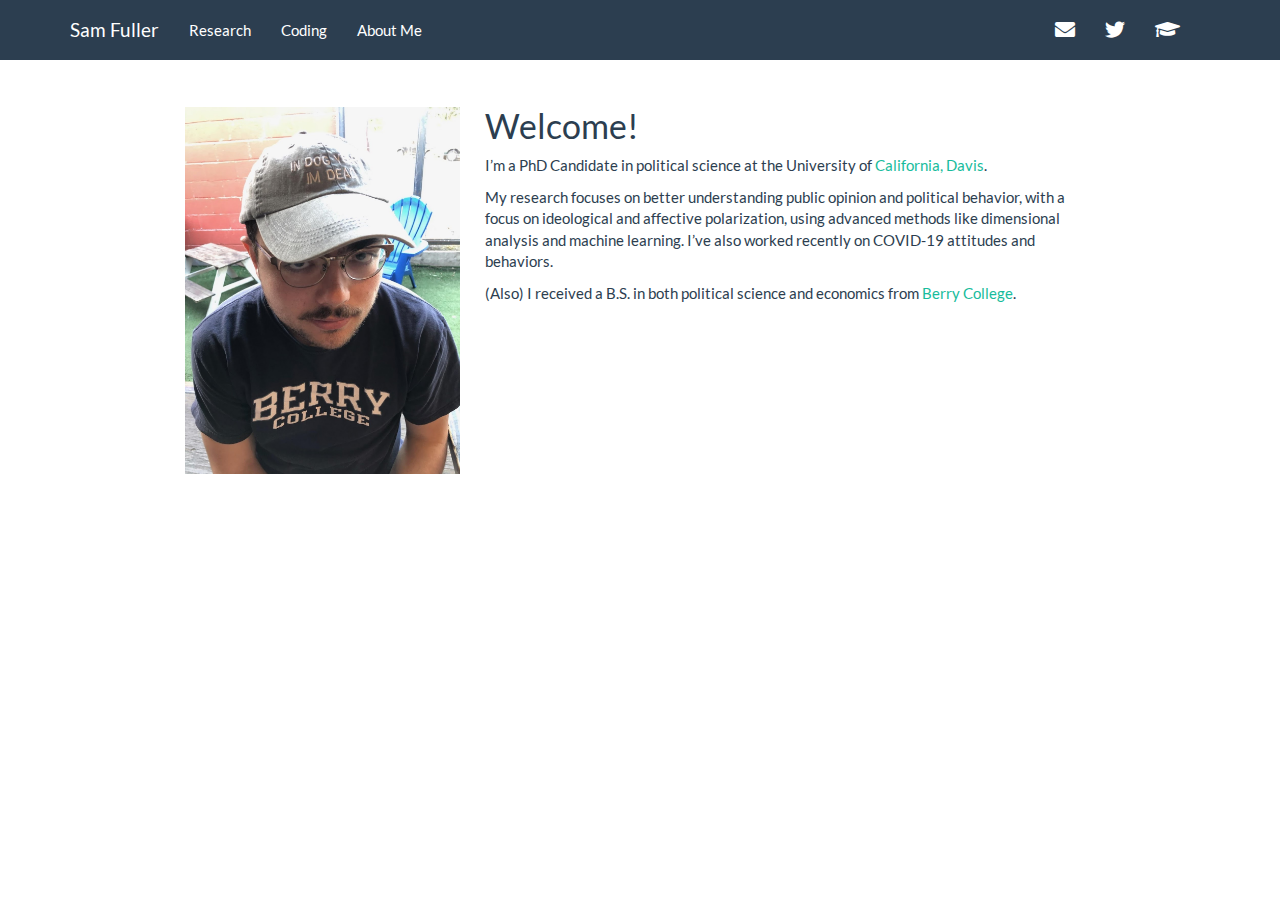
<file: index.html>
<!DOCTYPE html>

<html>

<head>

<meta charset="utf-8" />
<meta name="generator" content="pandoc" />
<meta http-equiv="X-UA-Compatible" content="IE=EDGE" />




<title>index.knit</title>

<script src="site_libs/header-attrs-2.11/header-attrs.js"></script>
<script src="site_libs/jquery-3.6.0/jquery-3.6.0.min.js"></script>
<meta name="viewport" content="width=device-width, initial-scale=1" />
<link href="site_libs/bootstrap-3.3.5/css/flatly.min.css" rel="stylesheet" />
<script src="site_libs/bootstrap-3.3.5/js/bootstrap.min.js"></script>
<script src="site_libs/bootstrap-3.3.5/shim/html5shiv.min.js"></script>
<script src="site_libs/bootstrap-3.3.5/shim/respond.min.js"></script>
<style>h1 {font-size: 34px;}
       h1.title {font-size: 38px;}
       h2 {font-size: 30px;}
       h3 {font-size: 24px;}
       h4 {font-size: 18px;}
       h5 {font-size: 16px;}
       h6 {font-size: 12px;}
       code {color: inherit; background-color: rgba(0, 0, 0, 0.04);}
       pre:not([class]) { background-color: white }</style>
<script src="site_libs/navigation-1.1/tabsets.js"></script>
<link href="site_libs/highlightjs-9.12.0/textmate.css" rel="stylesheet" />
<script src="site_libs/highlightjs-9.12.0/highlight.js"></script>
<link href="site_libs/font-awesome-5.1.0/css/all.css" rel="stylesheet" />
<link href="site_libs/font-awesome-5.1.0/css/v4-shims.css" rel="stylesheet" />

<style type="text/css">
  code{white-space: pre-wrap;}
  span.smallcaps{font-variant: small-caps;}
  span.underline{text-decoration: underline;}
  div.column{display: inline-block; vertical-align: top; width: 50%;}
  div.hanging-indent{margin-left: 1.5em; text-indent: -1.5em;}
  ul.task-list{list-style: none;}
    </style>

<style type="text/css">code{white-space: pre;}</style>
<script type="text/javascript">
if (window.hljs) {
  hljs.configure({languages: []});
  hljs.initHighlightingOnLoad();
  if (document.readyState && document.readyState === "complete") {
    window.setTimeout(function() { hljs.initHighlighting(); }, 0);
  }
}
</script>





<link rel="stylesheet" href="style.css" type="text/css" />



<style type = "text/css">
.main-container {
  max-width: 940px;
  margin-left: auto;
  margin-right: auto;
}
img {
  max-width:100%;
}
.tabbed-pane {
  padding-top: 12px;
}
.html-widget {
  margin-bottom: 20px;
}
button.code-folding-btn:focus {
  outline: none;
}
summary {
  display: list-item;
}
pre code {
  padding: 0;
}
</style>


<style type="text/css">
.dropdown-submenu {
  position: relative;
}
.dropdown-submenu>.dropdown-menu {
  top: 0;
  left: 100%;
  margin-top: -6px;
  margin-left: -1px;
  border-radius: 0 6px 6px 6px;
}
.dropdown-submenu:hover>.dropdown-menu {
  display: block;
}
.dropdown-submenu>a:after {
  display: block;
  content: " ";
  float: right;
  width: 0;
  height: 0;
  border-color: transparent;
  border-style: solid;
  border-width: 5px 0 5px 5px;
  border-left-color: #cccccc;
  margin-top: 5px;
  margin-right: -10px;
}
.dropdown-submenu:hover>a:after {
  border-left-color: #adb5bd;
}
.dropdown-submenu.pull-left {
  float: none;
}
.dropdown-submenu.pull-left>.dropdown-menu {
  left: -100%;
  margin-left: 10px;
  border-radius: 6px 0 6px 6px;
}
</style>

<script type="text/javascript">
// manage active state of menu based on current page
$(document).ready(function () {
  // active menu anchor
  href = window.location.pathname
  href = href.substr(href.lastIndexOf('/') + 1)
  if (href === "")
    href = "index.html";
  var menuAnchor = $('a[href="' + href + '"]');

  // mark it active
  menuAnchor.tab('show');

  // if it's got a parent navbar menu mark it active as well
  menuAnchor.closest('li.dropdown').addClass('active');

  // Navbar adjustments
  var navHeight = $(".navbar").first().height() + 15;
  var style = document.createElement('style');
  var pt = "padding-top: " + navHeight + "px; ";
  var mt = "margin-top: -" + navHeight + "px; ";
  var css = "";
  // offset scroll position for anchor links (for fixed navbar)
  for (var i = 1; i <= 6; i++) {
    css += ".section h" + i + "{ " + pt + mt + "}\n";
  }
  style.innerHTML = "body {" + pt + "padding-bottom: 40px; }\n" + css;
  document.head.appendChild(style);
});
</script>

<!-- tabsets -->

<style type="text/css">
.tabset-dropdown > .nav-tabs {
  display: inline-table;
  max-height: 500px;
  min-height: 44px;
  overflow-y: auto;
  border: 1px solid #ddd;
  border-radius: 4px;
}

.tabset-dropdown > .nav-tabs > li.active:before {
  content: "";
  font-family: 'Glyphicons Halflings';
  display: inline-block;
  padding: 10px;
  border-right: 1px solid #ddd;
}

.tabset-dropdown > .nav-tabs.nav-tabs-open > li.active:before {
  content: "&#xe258;";
  border: none;
}

.tabset-dropdown > .nav-tabs.nav-tabs-open:before {
  content: "";
  font-family: 'Glyphicons Halflings';
  display: inline-block;
  padding: 10px;
  border-right: 1px solid #ddd;
}

.tabset-dropdown > .nav-tabs > li.active {
  display: block;
}

.tabset-dropdown > .nav-tabs > li > a,
.tabset-dropdown > .nav-tabs > li > a:focus,
.tabset-dropdown > .nav-tabs > li > a:hover {
  border: none;
  display: inline-block;
  border-radius: 4px;
  background-color: transparent;
}

.tabset-dropdown > .nav-tabs.nav-tabs-open > li {
  display: block;
  float: none;
}

.tabset-dropdown > .nav-tabs > li {
  display: none;
}
</style>

<!-- code folding -->




</head>

<body>


<div class="container-fluid main-container">




<div class="navbar navbar-default  navbar-fixed-top" role="navigation">
  <div class="container">
    <div class="navbar-header">
      <button type="button" class="navbar-toggle collapsed" data-toggle="collapse" data-target="#navbar">
        <span class="icon-bar"></span>
        <span class="icon-bar"></span>
        <span class="icon-bar"></span>
      </button>
      <a class="navbar-brand" href="index.html">Sam Fuller</a>
    </div>
    <div id="navbar" class="navbar-collapse collapse">
      <ul class="nav navbar-nav">
        <li>
  <a href="research.html">Research</a>
</li>
<li>
  <a href="code.html">Coding</a>
</li>
<li>
  <a href="about.html">About Me</a>
</li>
      </ul>
      <ul class="nav navbar-nav navbar-right">
        <li>
  <a href="mailto:sjfuller@ucdavis.edu">
    <span class="fa fa-envelope fa-lg"></span>
     
  </a>
</li>
<li>
  <a href="https://twitter.com/samjfuller">
    <span class="fa fa-twitter fa-lg"></span>
     
  </a>
</li>
<li>
  <a href="https://scholar.google.com/citations?user=EAwVTAYAAAAJ&amp;hl=en&amp;oi=ao">
    <span class="fa fa-graduation-cap fa-lg"></span>
     
  </a>
</li>
<li>
  <a href="https://orcid.org/0000-0002-9670-1092">
    <span class="fa fa-brands fa-orcid"></span>
     
  </a>
</li>
      </ul>
    </div><!--/.nav-collapse -->
  </div><!--/.container -->
</div><!--/.navbar -->

<div id="header">




</div>


<p><br /></p>
<div class="pull-left">
<p><img width = "300" src="images/me.jpg" style = "padding-right: 25px"></p>
</div>
<div id="welcome" class="section level1">
<h1>Welcome!</h1>
<p>I’m a PhD Candidate in political science at the University of <a href="http://ps.ucdavis.edu/">California, Davis</a>.</p>
<p>My research focuses on better understanding public opinion and political behavior, with a focus on ideological and affective polarization, using advanced methods like dimensional analysis and machine learning. I’ve also worked recently on COVID-19 attitudes and behaviors.</p>
<p>(Also) I received a B.S. in both political science and economics from <a href="https://berry.edu">Berry College</a>.</p>
</div>




</div>

<script>

// add bootstrap table styles to pandoc tables
function bootstrapStylePandocTables() {
  $('tr.odd').parent('tbody').parent('table').addClass('table table-condensed');
}
$(document).ready(function () {
  bootstrapStylePandocTables();
});


</script>

<!-- tabsets -->

<script>
$(document).ready(function () {
  window.buildTabsets("TOC");
});

$(document).ready(function () {
  $('.tabset-dropdown > .nav-tabs > li').click(function () {
    $(this).parent().toggleClass('nav-tabs-open');
  });
});
</script>

<!-- code folding -->


<!-- dynamically load mathjax for compatibility with self-contained -->
<script>
  (function () {
    var script = document.createElement("script");
    script.type = "text/javascript";
    script.src  = "https://mathjax.rstudio.com/latest/MathJax.js?config=TeX-AMS-MML_HTMLorMML";
    document.getElementsByTagName("head")[0].appendChild(script);
  })();
</script>

</body>
</html>
</file>
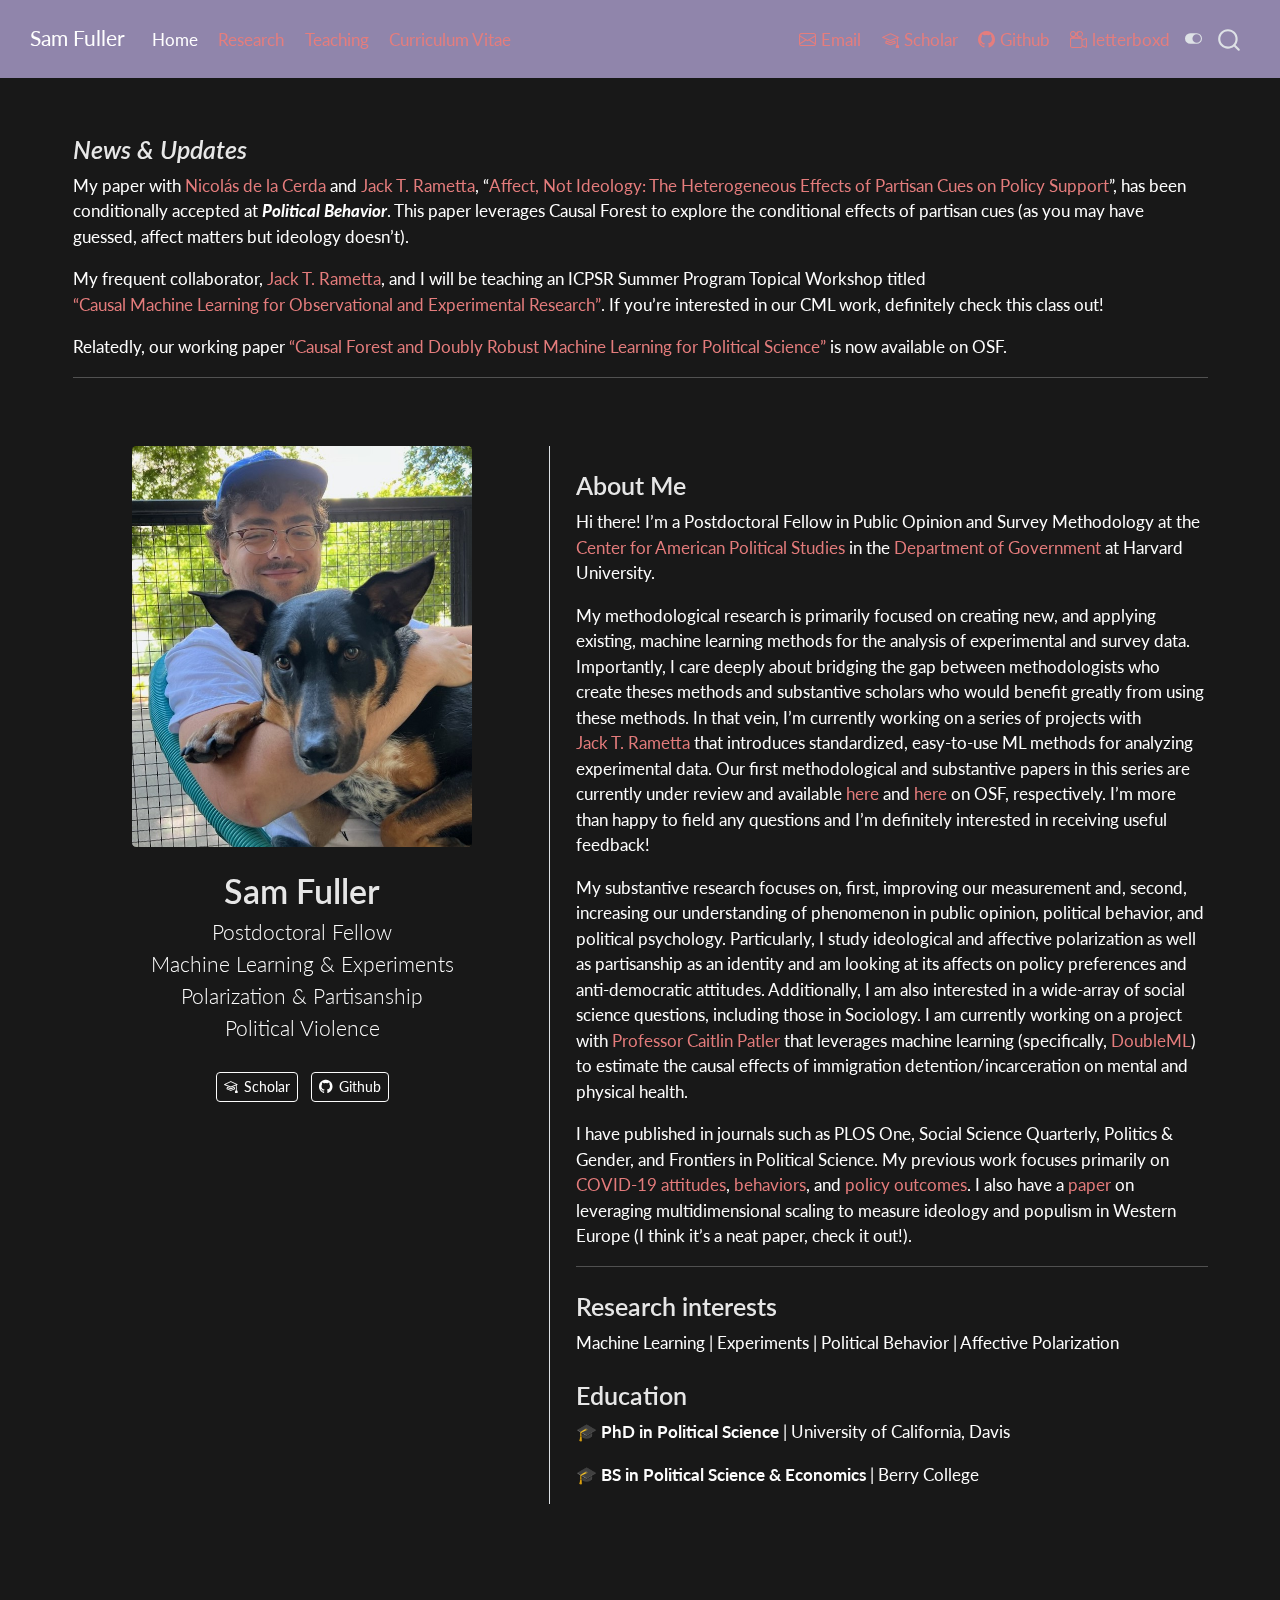
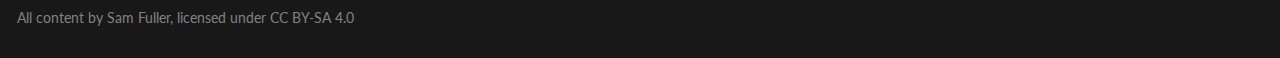
<file: docs/index.html>
<!DOCTYPE html>
<html xmlns="http://www.w3.org/1999/xhtml" lang="en" xml:lang="en"><head>

<meta charset="utf-8">
<meta name="generator" content="quarto-1.5.57">

<meta name="viewport" content="width=device-width, initial-scale=1.0, user-scalable=yes">


<title>Sam Fuller</title>
<style>
code{white-space: pre-wrap;}
span.smallcaps{font-variant: small-caps;}
div.columns{display: flex; gap: min(4vw, 1.5em);}
div.column{flex: auto; overflow-x: auto;}
div.hanging-indent{margin-left: 1.5em; text-indent: -1.5em;}
ul.task-list{list-style: none;}
ul.task-list li input[type="checkbox"] {
  width: 0.8em;
  margin: 0 0.8em 0.2em -1em; /* quarto-specific, see https://github.com/quarto-dev/quarto-cli/issues/4556 */ 
  vertical-align: middle;
}
</style>


<script src="site_libs/quarto-nav/quarto-nav.js"></script>
<script src="site_libs/clipboard/clipboard.min.js"></script>
<script src="site_libs/quarto-search/autocomplete.umd.js"></script>
<script src="site_libs/quarto-search/fuse.min.js"></script>
<script src="site_libs/quarto-search/quarto-search.js"></script>
<meta name="quarto:offset" content="./">
<link href="./images/concept.png" rel="icon" type="image/png">
<script src="site_libs/quarto-html/quarto.js"></script>
<script src="site_libs/quarto-html/popper.min.js"></script>
<script src="site_libs/quarto-html/tippy.umd.min.js"></script>
<link href="site_libs/quarto-html/tippy.css" rel="stylesheet">
<link href="site_libs/quarto-html/quarto-syntax-highlighting.css" rel="stylesheet" class="quarto-color-scheme" id="quarto-text-highlighting-styles">
<link href="site_libs/quarto-html/quarto-syntax-highlighting-dark.css" rel="stylesheet" class="quarto-color-scheme quarto-color-alternate" id="quarto-text-highlighting-styles">
<script src="site_libs/bootstrap/bootstrap.min.js"></script>
<link href="site_libs/bootstrap/bootstrap-icons.css" rel="stylesheet">
<link href="site_libs/bootstrap/bootstrap.min.css" rel="stylesheet" class="quarto-color-scheme" id="quarto-bootstrap" data-mode="light">
<link href="site_libs/bootstrap/bootstrap-dark.min.css" rel="stylesheet" class="quarto-color-scheme quarto-color-alternate" id="quarto-bootstrap" data-mode="dark">
<script id="quarto-search-options" type="application/json">{
  "location": "navbar",
  "copy-button": false,
  "collapse-after": 3,
  "panel-placement": "end",
  "type": "overlay",
  "limit": 50,
  "keyboard-shortcut": [
    "f",
    "/",
    "s"
  ],
  "show-item-context": false,
  "language": {
    "search-no-results-text": "No results",
    "search-matching-documents-text": "matching documents",
    "search-copy-link-title": "Copy link to search",
    "search-hide-matches-text": "Hide additional matches",
    "search-more-match-text": "more match in this document",
    "search-more-matches-text": "more matches in this document",
    "search-clear-button-title": "Clear",
    "search-text-placeholder": "",
    "search-detached-cancel-button-title": "Cancel",
    "search-submit-button-title": "Submit",
    "search-label": "Search"
  }
}</script>
<script async="" src="https://www.googletagmanager.com/gtag/js?id=G-61BW6TLKYX"></script>

<script type="text/javascript">

window.dataLayer = window.dataLayer || [];
function gtag(){dataLayer.push(arguments);}
gtag('js', new Date());
gtag('config', 'G-61BW6TLKYX', { 'anonymize_ip': true});
</script>


<link rel="stylesheet" href="style.css">
<meta property="og:title" content="Sam Fuller">
<meta property="og:description" content="Postdoctoral Fellow  Machine Learning &amp; Experiments  Polarization &amp; Partisanship  Political Violence">
<meta property="og:image" content="https://samjfuller.com/images/me_2.jpg">
<meta property="og:site_name" content="Sam Fuller, Political Scientist">
<meta name="twitter:title" content="Sam Fuller">
<meta name="twitter:description" content="Postdoctoral Fellow  Machine Learning &amp; Experiments  Polarization &amp; Partisanship  Political Violence">
<meta name="twitter:image" content="https://samjfuller.com/images/me_2.jpg">
<meta name="twitter:card" content="summary_large_image">
</head>

<body class="nav-fixed">

<div id="quarto-search-results"></div>
  <header id="quarto-header" class="headroom fixed-top">
    <nav class="navbar navbar-expand-lg " data-bs-theme="dark">
      <div class="navbar-container container-fluid">
      <div class="navbar-brand-container mx-auto">
    <a class="navbar-brand" href="./index.html">
    <span class="navbar-title">Sam Fuller</span>
    </a>
  </div>
            <div id="quarto-search" class="" title="Search"></div>
          <button class="navbar-toggler" type="button" data-bs-toggle="collapse" data-bs-target="#navbarCollapse" aria-controls="navbarCollapse" role="menu" aria-expanded="false" aria-label="Toggle navigation" onclick="if (window.quartoToggleHeadroom) { window.quartoToggleHeadroom(); }">
  <span class="navbar-toggler-icon"></span>
</button>
          <div class="collapse navbar-collapse" id="navbarCollapse">
            <ul class="navbar-nav navbar-nav-scroll me-auto">
  <li class="nav-item">
    <a class="nav-link active" href="./index.html" aria-current="page"> 
<span class="menu-text">Home</span></a>
  </li>  
  <li class="nav-item">
    <a class="nav-link" href="./research.html"> 
<span class="menu-text">Research</span></a>
  </li>  
  <li class="nav-item">
    <a class="nav-link" href="./teaching.html"> 
<span class="menu-text">Teaching</span></a>
  </li>  
  <li class="nav-item">
    <a class="nav-link" href="./CV.html"> 
<span class="menu-text">Curriculum Vitae</span></a>
  </li>  
</ul>
            <ul class="navbar-nav navbar-nav-scroll ms-auto">
  <li class="nav-item">
    <a class="nav-link" href="mailto:sfuller@fas.harvard.edu"> <i class="bi bi-envelope" role="img">
</i> 
<span class="menu-text">Email</span></a>
  </li>  
  <li class="nav-item">
    <a class="nav-link" href="https://scholar.google.com/citations?user=EAwVTAYAAAAJ&amp;hl=en&amp;oi=ao"> <i class="bi bi-mortarboard" role="img">
</i> 
<span class="menu-text">Scholar</span></a>
  </li>  
  <li class="nav-item">
    <a class="nav-link" href="https://github.com/samjfuller"> <i class="bi bi-github" role="img">
</i> 
<span class="menu-text">Github</span></a>
  </li>  
  <li class="nav-item">
    <a class="nav-link" href="https://letterboxd.com/sfmcrfuller/"> <i class="bi bi-camera-reels" role="img">
</i> 
<span class="menu-text">letterboxd</span></a>
  </li>  
</ul>
          </div> <!-- /navcollapse -->
            <div class="quarto-navbar-tools">
  <a href="" class="quarto-color-scheme-toggle quarto-navigation-tool  px-1" onclick="window.quartoToggleColorScheme(); return false;" title="Toggle dark mode"><i class="bi"></i></a>
</div>
      </div> <!-- /container-fluid -->
    </nav>
</header>
<!-- content -->
<div id="quarto-content" class="quarto-container page-columns page-rows-contents page-layout-full page-navbar">
<!-- sidebar -->
<!-- margin-sidebar -->
    
<!-- main -->
<main class="content column-page" id="quarto-document-content">




<section id="news-updates" class="level3">
<h3 data-anchor-id="news-updates"><em>News &amp; Updates</em></h3>
<p>My paper with <a href="https://nicolasdelacerda.com/">Nicolás de la Cerda</a> and <a href="http://jackrametta.com/">Jack T. Rametta</a>, “<a href="https://osf.io/preprints/osf/4k38a">Affect, Not Ideology: The Heterogeneous Effects of Partisan Cues on Policy Support</a>”, has been conditionally accepted at <strong><em>Political Behavior</em></strong>. This paper leverages Causal Forest to explore the conditional effects of partisan cues (as you may have guessed, affect matters but ideology doesn’t).</p>
<p>My frequent collaborator, <a href="http://jackrametta.com/">Jack T. Rametta</a>, and I will be teaching an ICPSR Summer Program Topical Workshop titled <a href="https://myumi.ch/zXJWb">“Causal Machine Learning for Observational and Experimental Research”</a>. If you’re interested in our CML work, definitely check this class out!</p>
<p>Relatedly, our working paper <a href="https://osf.io/preprints/osf/nm9de">“Causal Forest and Doubly Robust Machine Learning for Political Science”</a> is now available on OSF.</p>
<hr>
</section>
<div class="quarto-about-trestles column-page">
  <div class="about-entity">
    <img src="/images/me_2.jpg" class="about-image
  rounded " style="width: 20em;">
<header id="title-block-header" class="quarto-title-block default">
<div class="quarto-title">
<h1 class="title">Sam Fuller</h1>
<p class="subtitle lead">Postdoctoral Fellow <br> Machine Learning &amp; Experiments <br> Polarization &amp; Partisanship <br> Political Violence</p>
</div>
<div class="quarto-title-meta column-page">
  </div>
</header>
    <div class="about-links">
  <a href="https://scholar.google.com/citations?user=EAwVTAYAAAAJ&amp;hl=en&amp;oi=ao" class="about-link" rel="" target="">
    <i class="bi bi-mortarboard"></i>
     <span class="about-link-text">Scholar</span>
  </a>
  <a href="https://github.com/samjfuller" class="about-link" rel="" target="">
    <i class="bi bi-github"></i>
     <span class="about-link-text">Github</span>
  </a>
</div>
  </div>
  <div class="about-contents"><div id="hero-heading">
<section id="about-me" class="level3">
<h3 data-anchor-id="about-me">About Me</h3>
<p>Hi there! I’m a Postdoctoral Fellow in Public Opinion and Survey Methodology at the <a href="https://caps.gov.harvard.edu/">Center for American Political Studies</a> in the <a href="https://www.gov.harvard.edu/">Department of Government</a> at Harvard University.</p>
<p>My methodological research is primarily focused on creating new, and applying existing, machine learning methods for the analysis of experimental and survey data. Importantly, I care deeply about bridging the gap between methodologists who create theses methods and substantive scholars who would benefit greatly from using these methods. In that vein, I’m currently working on a series of projects with <a href="http://jackrametta.com/">Jack T. Rametta</a> that introduces standardized, easy-to-use ML methods for analyzing experimental data. Our first methodological and substantive papers in this series are currently under review and available <a href="https://osf.io/preprints/osf/xcwt9">here</a> and <a href="https://osf.io/preprints/osf/4k38a">here</a> on OSF, respectively. I’m more than happy to field any questions and I’m definitely interested in receiving useful feedback!</p>
<p>My substantive research focuses on, first, improving our measurement and, second, increasing our understanding of phenomenon in public opinion, political behavior, and political psychology. Particularly, I study ideological and affective polarization as well as partisanship as an identity and am looking at its affects on policy preferences and anti-democratic attitudes. Additionally, I am also interested in a wide-array of social science questions, including those in Sociology. I am currently working on a project with <a href="https://caitlinpatler.com/">Professor Caitlin Patler</a> that leverages machine learning (specifically, <a href="https://docs.doubleml.org/stable/index.html">DoubleML</a>) to estimate the causal effects of immigration detention/incarceration on mental and physical health.</p>
<p>I have published in journals such as PLOS One, Social Science Quarterly, Politics &amp; Gender, and Frontiers in Political Science. My previous work focuses primarily on <a href="https://journals.plos.org/plosone/article?id=10.1371/journal.pone.0254127">COVID-19 attitudes</a>, <a href="https://onlinelibrary.wiley.com/doi/full/10.1111/ssqu.12894?casa_token=6e7Z-ZCUfysAAAAA%3A7yZfCaBB6TX6sbWXZlMGrZmmcDZlneO3w7sWqCka2PjzZCXBlOI7ghtgfxdz9DOPDZVwhv7wRajHJfi4">behaviors</a>, and <a href="https://journals.plos.org/plosone/article?id=10.1371/journal.pone.0274374">policy outcomes</a>. I also have a <a href="https://www.frontiersin.org/articles/10.3389/fpos.2022.984238/full">paper</a> on leveraging multidimensional scaling to measure ideology and populism in Western Europe (I think it’s a neat paper, check it out!).</p>
<hr>
</section>
<section id="research-interests" class="level3">
<h3 data-anchor-id="research-interests">Research interests</h3>
<p>Machine Learning | Experiments | Political Behavior | Affective Polarization</p>
</section>
<section id="education" class="level3">
<h3 data-anchor-id="education">Education</h3>
<p><strong>🎓 PhD in Political Science</strong> | University of California, Davis</p>
<p><strong>🎓 BS in Political Science &amp; Economics</strong> | Berry College</p>
</section>
</div></div>
</div>





</main> <!-- /main -->
<script id="quarto-html-after-body" type="application/javascript">
window.document.addEventListener("DOMContentLoaded", function (event) {
  const toggleBodyColorMode = (bsSheetEl) => {
    const mode = bsSheetEl.getAttribute("data-mode");
    const bodyEl = window.document.querySelector("body");
    if (mode === "dark") {
      bodyEl.classList.add("quarto-dark");
      bodyEl.classList.remove("quarto-light");
    } else {
      bodyEl.classList.add("quarto-light");
      bodyEl.classList.remove("quarto-dark");
    }
  }
  const toggleBodyColorPrimary = () => {
    const bsSheetEl = window.document.querySelector("link#quarto-bootstrap");
    if (bsSheetEl) {
      toggleBodyColorMode(bsSheetEl);
    }
  }
  toggleBodyColorPrimary();  
  const disableStylesheet = (stylesheets) => {
    for (let i=0; i < stylesheets.length; i++) {
      const stylesheet = stylesheets[i];
      stylesheet.rel = 'prefetch';
    }
  }
  const enableStylesheet = (stylesheets) => {
    for (let i=0; i < stylesheets.length; i++) {
      const stylesheet = stylesheets[i];
      stylesheet.rel = 'stylesheet';
    }
  }
  const manageTransitions = (selector, allowTransitions) => {
    const els = window.document.querySelectorAll(selector);
    for (let i=0; i < els.length; i++) {
      const el = els[i];
      if (allowTransitions) {
        el.classList.remove('notransition');
      } else {
        el.classList.add('notransition');
      }
    }
  }
  const toggleGiscusIfUsed = (isAlternate, darkModeDefault) => {
    const baseTheme = document.querySelector('#giscus-base-theme')?.value ?? 'light';
    const alternateTheme = document.querySelector('#giscus-alt-theme')?.value ?? 'dark';
    let newTheme = '';
    if(darkModeDefault) {
      newTheme = isAlternate ? baseTheme : alternateTheme;
    } else {
      newTheme = isAlternate ? alternateTheme : baseTheme;
    }
    const changeGiscusTheme = () => {
      // From: https://github.com/giscus/giscus/issues/336
      const sendMessage = (message) => {
        const iframe = document.querySelector('iframe.giscus-frame');
        if (!iframe) return;
        iframe.contentWindow.postMessage({ giscus: message }, 'https://giscus.app');
      }
      sendMessage({
        setConfig: {
          theme: newTheme
        }
      });
    }
    const isGiscussLoaded = window.document.querySelector('iframe.giscus-frame') !== null;
    if (isGiscussLoaded) {
      changeGiscusTheme();
    }
  }
  const toggleColorMode = (alternate) => {
    // Switch the stylesheets
    const alternateStylesheets = window.document.querySelectorAll('link.quarto-color-scheme.quarto-color-alternate');
    manageTransitions('#quarto-margin-sidebar .nav-link', false);
    if (alternate) {
      enableStylesheet(alternateStylesheets);
      for (const sheetNode of alternateStylesheets) {
        if (sheetNode.id === "quarto-bootstrap") {
          toggleBodyColorMode(sheetNode);
        }
      }
    } else {
      disableStylesheet(alternateStylesheets);
      toggleBodyColorPrimary();
    }
    manageTransitions('#quarto-margin-sidebar .nav-link', true);
    // Switch the toggles
    const toggles = window.document.querySelectorAll('.quarto-color-scheme-toggle');
    for (let i=0; i < toggles.length; i++) {
      const toggle = toggles[i];
      if (toggle) {
        if (alternate) {
          toggle.classList.add("alternate");     
        } else {
          toggle.classList.remove("alternate");
        }
      }
    }
    // Hack to workaround the fact that safari doesn't
    // properly recolor the scrollbar when toggling (#1455)
    if (navigator.userAgent.indexOf('Safari') > 0 && navigator.userAgent.indexOf('Chrome') == -1) {
      manageTransitions("body", false);
      window.scrollTo(0, 1);
      setTimeout(() => {
        window.scrollTo(0, 0);
        manageTransitions("body", true);
      }, 40);  
    }
  }
  const isFileUrl = () => { 
    return window.location.protocol === 'file:';
  }
  const hasAlternateSentinel = () => {  
    let styleSentinel = getColorSchemeSentinel();
    if (styleSentinel !== null) {
      return styleSentinel === "alternate";
    } else {
      return false;
    }
  }
  const setStyleSentinel = (alternate) => {
    const value = alternate ? "alternate" : "default";
    if (!isFileUrl()) {
      window.localStorage.setItem("quarto-color-scheme", value);
    } else {
      localAlternateSentinel = value;
    }
  }
  const getColorSchemeSentinel = () => {
    if (!isFileUrl()) {
      const storageValue = window.localStorage.getItem("quarto-color-scheme");
      return storageValue != null ? storageValue : localAlternateSentinel;
    } else {
      return localAlternateSentinel;
    }
  }
  const darkModeDefault = true;
  let localAlternateSentinel = darkModeDefault ? 'alternate' : 'default';
  // Dark / light mode switch
  window.quartoToggleColorScheme = () => {
    // Read the current dark / light value 
    let toAlternate = !hasAlternateSentinel();
    toggleColorMode(toAlternate);
    setStyleSentinel(toAlternate);
    toggleGiscusIfUsed(toAlternate, darkModeDefault);
  };
  // Ensure there is a toggle, if there isn't float one in the top right
  if (window.document.querySelector('.quarto-color-scheme-toggle') === null) {
    const a = window.document.createElement('a');
    a.classList.add('top-right');
    a.classList.add('quarto-color-scheme-toggle');
    a.href = "";
    a.onclick = function() { try { window.quartoToggleColorScheme(); } catch {} return false; };
    const i = window.document.createElement("i");
    i.classList.add('bi');
    a.appendChild(i);
    window.document.body.appendChild(a);
  }
  // Switch to dark mode if need be
  if (hasAlternateSentinel()) {
    toggleColorMode(true);
  } else {
    toggleColorMode(false);
  }
  const isCodeAnnotation = (el) => {
    for (const clz of el.classList) {
      if (clz.startsWith('code-annotation-')) {                     
        return true;
      }
    }
    return false;
  }
  const onCopySuccess = function(e) {
    // button target
    const button = e.trigger;
    // don't keep focus
    button.blur();
    // flash "checked"
    button.classList.add('code-copy-button-checked');
    var currentTitle = button.getAttribute("title");
    button.setAttribute("title", "Copied!");
    let tooltip;
    if (window.bootstrap) {
      button.setAttribute("data-bs-toggle", "tooltip");
      button.setAttribute("data-bs-placement", "left");
      button.setAttribute("data-bs-title", "Copied!");
      tooltip = new bootstrap.Tooltip(button, 
        { trigger: "manual", 
          customClass: "code-copy-button-tooltip",
          offset: [0, -8]});
      tooltip.show();    
    }
    setTimeout(function() {
      if (tooltip) {
        tooltip.hide();
        button.removeAttribute("data-bs-title");
        button.removeAttribute("data-bs-toggle");
        button.removeAttribute("data-bs-placement");
      }
      button.setAttribute("title", currentTitle);
      button.classList.remove('code-copy-button-checked');
    }, 1000);
    // clear code selection
    e.clearSelection();
  }
  const getTextToCopy = function(trigger) {
      const codeEl = trigger.previousElementSibling.cloneNode(true);
      for (const childEl of codeEl.children) {
        if (isCodeAnnotation(childEl)) {
          childEl.remove();
        }
      }
      return codeEl.innerText;
  }
  const clipboard = new window.ClipboardJS('.code-copy-button:not([data-in-quarto-modal])', {
    text: getTextToCopy
  });
  clipboard.on('success', onCopySuccess);
  if (window.document.getElementById('quarto-embedded-source-code-modal')) {
    // For code content inside modals, clipBoardJS needs to be initialized with a container option
    // TODO: Check when it could be a function (https://github.com/zenorocha/clipboard.js/issues/860)
    const clipboardModal = new window.ClipboardJS('.code-copy-button[data-in-quarto-modal]', {
      text: getTextToCopy,
      container: window.document.getElementById('quarto-embedded-source-code-modal')
    });
    clipboardModal.on('success', onCopySuccess);
  }
    var localhostRegex = new RegExp(/^(?:http|https):\/\/localhost\:?[0-9]*\//);
    var mailtoRegex = new RegExp(/^mailto:/);
      var filterRegex = new RegExp("https:\/\/samjfuller\.com");
    var isInternal = (href) => {
        return filterRegex.test(href) || localhostRegex.test(href) || mailtoRegex.test(href);
    }
    // Inspect non-navigation links and adorn them if external
 	var links = window.document.querySelectorAll('a[href]:not(.nav-link):not(.navbar-brand):not(.toc-action):not(.sidebar-link):not(.sidebar-item-toggle):not(.pagination-link):not(.no-external):not([aria-hidden]):not(.dropdown-item):not(.quarto-navigation-tool):not(.about-link)');
    for (var i=0; i<links.length; i++) {
      const link = links[i];
      if (!isInternal(link.href)) {
        // undo the damage that might have been done by quarto-nav.js in the case of
        // links that we want to consider external
        if (link.dataset.originalHref !== undefined) {
          link.href = link.dataset.originalHref;
        }
      }
    }
  function tippyHover(el, contentFn, onTriggerFn, onUntriggerFn) {
    const config = {
      allowHTML: true,
      maxWidth: 500,
      delay: 100,
      arrow: false,
      appendTo: function(el) {
          return el.parentElement;
      },
      interactive: true,
      interactiveBorder: 10,
      theme: 'quarto',
      placement: 'bottom-start',
    };
    if (contentFn) {
      config.content = contentFn;
    }
    if (onTriggerFn) {
      config.onTrigger = onTriggerFn;
    }
    if (onUntriggerFn) {
      config.onUntrigger = onUntriggerFn;
    }
    window.tippy(el, config); 
  }
  const noterefs = window.document.querySelectorAll('a[role="doc-noteref"]');
  for (var i=0; i<noterefs.length; i++) {
    const ref = noterefs[i];
    tippyHover(ref, function() {
      // use id or data attribute instead here
      let href = ref.getAttribute('data-footnote-href') || ref.getAttribute('href');
      try { href = new URL(href).hash; } catch {}
      const id = href.replace(/^#\/?/, "");
      const note = window.document.getElementById(id);
      if (note) {
        return note.innerHTML;
      } else {
        return "";
      }
    });
  }
  const xrefs = window.document.querySelectorAll('a.quarto-xref');
  const processXRef = (id, note) => {
    // Strip column container classes
    const stripColumnClz = (el) => {
      el.classList.remove("page-full", "page-columns");
      if (el.children) {
        for (const child of el.children) {
          stripColumnClz(child);
        }
      }
    }
    stripColumnClz(note)
    if (id === null || id.startsWith('sec-')) {
      // Special case sections, only their first couple elements
      const container = document.createElement("div");
      if (note.children && note.children.length > 2) {
        container.appendChild(note.children[0].cloneNode(true));
        for (let i = 1; i < note.children.length; i++) {
          const child = note.children[i];
          if (child.tagName === "P" && child.innerText === "") {
            continue;
          } else {
            container.appendChild(child.cloneNode(true));
            break;
          }
        }
        if (window.Quarto?.typesetMath) {
          window.Quarto.typesetMath(container);
        }
        return container.innerHTML
      } else {
        if (window.Quarto?.typesetMath) {
          window.Quarto.typesetMath(note);
        }
        return note.innerHTML;
      }
    } else {
      // Remove any anchor links if they are present
      const anchorLink = note.querySelector('a.anchorjs-link');
      if (anchorLink) {
        anchorLink.remove();
      }
      if (window.Quarto?.typesetMath) {
        window.Quarto.typesetMath(note);
      }
      // TODO in 1.5, we should make sure this works without a callout special case
      if (note.classList.contains("callout")) {
        return note.outerHTML;
      } else {
        return note.innerHTML;
      }
    }
  }
  for (var i=0; i<xrefs.length; i++) {
    const xref = xrefs[i];
    tippyHover(xref, undefined, function(instance) {
      instance.disable();
      let url = xref.getAttribute('href');
      let hash = undefined; 
      if (url.startsWith('#')) {
        hash = url;
      } else {
        try { hash = new URL(url).hash; } catch {}
      }
      if (hash) {
        const id = hash.replace(/^#\/?/, "");
        const note = window.document.getElementById(id);
        if (note !== null) {
          try {
            const html = processXRef(id, note.cloneNode(true));
            instance.setContent(html);
          } finally {
            instance.enable();
            instance.show();
          }
        } else {
          // See if we can fetch this
          fetch(url.split('#')[0])
          .then(res => res.text())
          .then(html => {
            const parser = new DOMParser();
            const htmlDoc = parser.parseFromString(html, "text/html");
            const note = htmlDoc.getElementById(id);
            if (note !== null) {
              const html = processXRef(id, note);
              instance.setContent(html);
            } 
          }).finally(() => {
            instance.enable();
            instance.show();
          });
        }
      } else {
        // See if we can fetch a full url (with no hash to target)
        // This is a special case and we should probably do some content thinning / targeting
        fetch(url)
        .then(res => res.text())
        .then(html => {
          const parser = new DOMParser();
          const htmlDoc = parser.parseFromString(html, "text/html");
          const note = htmlDoc.querySelector('main.content');
          if (note !== null) {
            // This should only happen for chapter cross references
            // (since there is no id in the URL)
            // remove the first header
            if (note.children.length > 0 && note.children[0].tagName === "HEADER") {
              note.children[0].remove();
            }
            const html = processXRef(null, note);
            instance.setContent(html);
          } 
        }).finally(() => {
          instance.enable();
          instance.show();
        });
      }
    }, function(instance) {
    });
  }
      let selectedAnnoteEl;
      const selectorForAnnotation = ( cell, annotation) => {
        let cellAttr = 'data-code-cell="' + cell + '"';
        let lineAttr = 'data-code-annotation="' +  annotation + '"';
        const selector = 'span[' + cellAttr + '][' + lineAttr + ']';
        return selector;
      }
      const selectCodeLines = (annoteEl) => {
        const doc = window.document;
        const targetCell = annoteEl.getAttribute("data-target-cell");
        const targetAnnotation = annoteEl.getAttribute("data-target-annotation");
        const annoteSpan = window.document.querySelector(selectorForAnnotation(targetCell, targetAnnotation));
        const lines = annoteSpan.getAttribute("data-code-lines").split(",");
        const lineIds = lines.map((line) => {
          return targetCell + "-" + line;
        })
        let top = null;
        let height = null;
        let parent = null;
        if (lineIds.length > 0) {
            //compute the position of the single el (top and bottom and make a div)
            const el = window.document.getElementById(lineIds[0]);
            top = el.offsetTop;
            height = el.offsetHeight;
            parent = el.parentElement.parentElement;
          if (lineIds.length > 1) {
            const lastEl = window.document.getElementById(lineIds[lineIds.length - 1]);
            const bottom = lastEl.offsetTop + lastEl.offsetHeight;
            height = bottom - top;
          }
          if (top !== null && height !== null && parent !== null) {
            // cook up a div (if necessary) and position it 
            let div = window.document.getElementById("code-annotation-line-highlight");
            if (div === null) {
              div = window.document.createElement("div");
              div.setAttribute("id", "code-annotation-line-highlight");
              div.style.position = 'absolute';
              parent.appendChild(div);
            }
            div.style.top = top - 2 + "px";
            div.style.height = height + 4 + "px";
            div.style.left = 0;
            let gutterDiv = window.document.getElementById("code-annotation-line-highlight-gutter");
            if (gutterDiv === null) {
              gutterDiv = window.document.createElement("div");
              gutterDiv.setAttribute("id", "code-annotation-line-highlight-gutter");
              gutterDiv.style.position = 'absolute';
              const codeCell = window.document.getElementById(targetCell);
              const gutter = codeCell.querySelector('.code-annotation-gutter');
              gutter.appendChild(gutterDiv);
            }
            gutterDiv.style.top = top - 2 + "px";
            gutterDiv.style.height = height + 4 + "px";
          }
          selectedAnnoteEl = annoteEl;
        }
      };
      const unselectCodeLines = () => {
        const elementsIds = ["code-annotation-line-highlight", "code-annotation-line-highlight-gutter"];
        elementsIds.forEach((elId) => {
          const div = window.document.getElementById(elId);
          if (div) {
            div.remove();
          }
        });
        selectedAnnoteEl = undefined;
      };
        // Handle positioning of the toggle
    window.addEventListener(
      "resize",
      throttle(() => {
        elRect = undefined;
        if (selectedAnnoteEl) {
          selectCodeLines(selectedAnnoteEl);
        }
      }, 10)
    );
    function throttle(fn, ms) {
    let throttle = false;
    let timer;
      return (...args) => {
        if(!throttle) { // first call gets through
            fn.apply(this, args);
            throttle = true;
        } else { // all the others get throttled
            if(timer) clearTimeout(timer); // cancel #2
            timer = setTimeout(() => {
              fn.apply(this, args);
              timer = throttle = false;
            }, ms);
        }
      };
    }
      // Attach click handler to the DT
      const annoteDls = window.document.querySelectorAll('dt[data-target-cell]');
      for (const annoteDlNode of annoteDls) {
        annoteDlNode.addEventListener('click', (event) => {
          const clickedEl = event.target;
          if (clickedEl !== selectedAnnoteEl) {
            unselectCodeLines();
            const activeEl = window.document.querySelector('dt[data-target-cell].code-annotation-active');
            if (activeEl) {
              activeEl.classList.remove('code-annotation-active');
            }
            selectCodeLines(clickedEl);
            clickedEl.classList.add('code-annotation-active');
          } else {
            // Unselect the line
            unselectCodeLines();
            clickedEl.classList.remove('code-annotation-active');
          }
        });
      }
  const findCites = (el) => {
    const parentEl = el.parentElement;
    if (parentEl) {
      const cites = parentEl.dataset.cites;
      if (cites) {
        return {
          el,
          cites: cites.split(' ')
        };
      } else {
        return findCites(el.parentElement)
      }
    } else {
      return undefined;
    }
  };
  var bibliorefs = window.document.querySelectorAll('a[role="doc-biblioref"]');
  for (var i=0; i<bibliorefs.length; i++) {
    const ref = bibliorefs[i];
    const citeInfo = findCites(ref);
    if (citeInfo) {
      tippyHover(citeInfo.el, function() {
        var popup = window.document.createElement('div');
        citeInfo.cites.forEach(function(cite) {
          var citeDiv = window.document.createElement('div');
          citeDiv.classList.add('hanging-indent');
          citeDiv.classList.add('csl-entry');
          var biblioDiv = window.document.getElementById('ref-' + cite);
          if (biblioDiv) {
            citeDiv.innerHTML = biblioDiv.innerHTML;
          }
          popup.appendChild(citeDiv);
        });
        return popup.innerHTML;
      });
    }
  }
});
</script>
</div> <!-- /content -->
<footer class="footer">
  <div class="nav-footer">
    <div class="nav-footer-left">
<p>All content by Sam Fuller, licensed under <a href="https://creativecommons.org/licenses/by-sa/4.0/?ref=chooser-v1">CC BY-SA 4.0</a></p>
</div>   
    <div class="nav-footer-center">
      &nbsp;
    </div>
    <div class="nav-footer-right">
      &nbsp;
    </div>
  </div>
</footer>




</body></html>
</file>
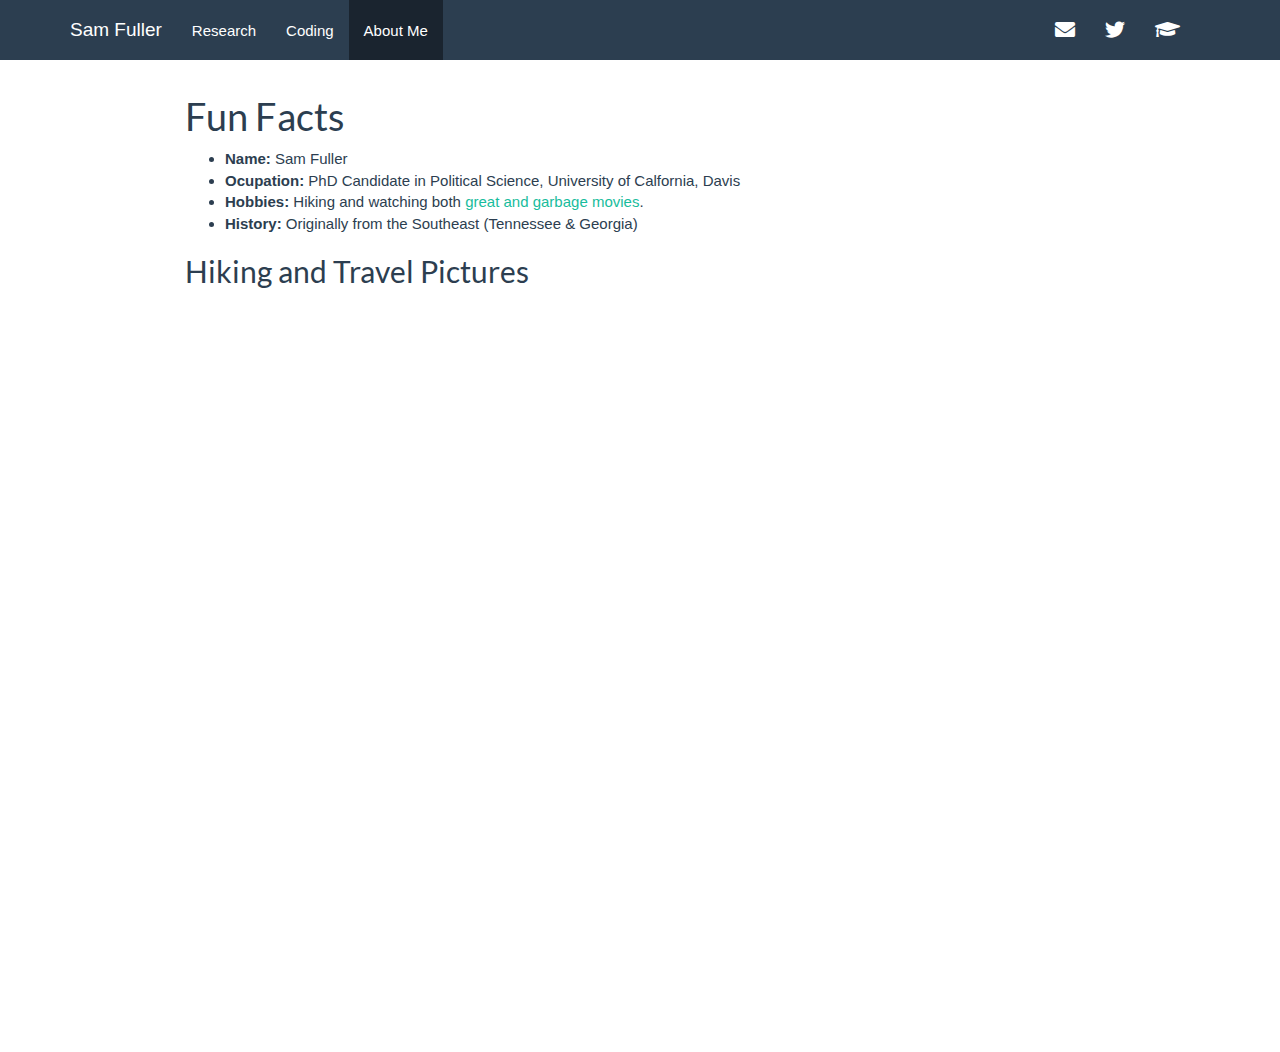
<file: about.html>
<!DOCTYPE html>

<html>

<head>

<meta charset="utf-8" />
<meta name="generator" content="pandoc" />
<meta http-equiv="X-UA-Compatible" content="IE=EDGE" />




<title>Fun Facts</title>

<script src="site_libs/header-attrs-2.11/header-attrs.js"></script>
<script src="site_libs/jquery-3.6.0/jquery-3.6.0.min.js"></script>
<meta name="viewport" content="width=device-width, initial-scale=1" />
<link href="site_libs/bootstrap-3.3.5/css/flatly.min.css" rel="stylesheet" />
<script src="site_libs/bootstrap-3.3.5/js/bootstrap.min.js"></script>
<script src="site_libs/bootstrap-3.3.5/shim/html5shiv.min.js"></script>
<script src="site_libs/bootstrap-3.3.5/shim/respond.min.js"></script>
<style>h1 {font-size: 34px;}
       h1.title {font-size: 38px;}
       h2 {font-size: 30px;}
       h3 {font-size: 24px;}
       h4 {font-size: 18px;}
       h5 {font-size: 16px;}
       h6 {font-size: 12px;}
       code {color: inherit; background-color: rgba(0, 0, 0, 0.04);}
       pre:not([class]) { background-color: white }</style>
<script src="site_libs/navigation-1.1/tabsets.js"></script>
<link href="site_libs/highlightjs-9.12.0/textmate.css" rel="stylesheet" />
<script src="site_libs/highlightjs-9.12.0/highlight.js"></script>
<link href="site_libs/font-awesome-5.1.0/css/all.css" rel="stylesheet" />
<link href="site_libs/font-awesome-5.1.0/css/v4-shims.css" rel="stylesheet" />

<style type="text/css">
  code{white-space: pre-wrap;}
  span.smallcaps{font-variant: small-caps;}
  span.underline{text-decoration: underline;}
  div.column{display: inline-block; vertical-align: top; width: 50%;}
  div.hanging-indent{margin-left: 1.5em; text-indent: -1.5em;}
  ul.task-list{list-style: none;}
    </style>

<style type="text/css">code{white-space: pre;}</style>
<script type="text/javascript">
if (window.hljs) {
  hljs.configure({languages: []});
  hljs.initHighlightingOnLoad();
  if (document.readyState && document.readyState === "complete") {
    window.setTimeout(function() { hljs.initHighlighting(); }, 0);
  }
}
</script>





<link rel="stylesheet" href="style.css" type="text/css" />



<style type = "text/css">
.main-container {
  max-width: 940px;
  margin-left: auto;
  margin-right: auto;
}
img {
  max-width:100%;
}
.tabbed-pane {
  padding-top: 12px;
}
.html-widget {
  margin-bottom: 20px;
}
button.code-folding-btn:focus {
  outline: none;
}
summary {
  display: list-item;
}
pre code {
  padding: 0;
}
</style>


<style type="text/css">
.dropdown-submenu {
  position: relative;
}
.dropdown-submenu>.dropdown-menu {
  top: 0;
  left: 100%;
  margin-top: -6px;
  margin-left: -1px;
  border-radius: 0 6px 6px 6px;
}
.dropdown-submenu:hover>.dropdown-menu {
  display: block;
}
.dropdown-submenu>a:after {
  display: block;
  content: " ";
  float: right;
  width: 0;
  height: 0;
  border-color: transparent;
  border-style: solid;
  border-width: 5px 0 5px 5px;
  border-left-color: #cccccc;
  margin-top: 5px;
  margin-right: -10px;
}
.dropdown-submenu:hover>a:after {
  border-left-color: #adb5bd;
}
.dropdown-submenu.pull-left {
  float: none;
}
.dropdown-submenu.pull-left>.dropdown-menu {
  left: -100%;
  margin-left: 10px;
  border-radius: 6px 0 6px 6px;
}
</style>

<script type="text/javascript">
// manage active state of menu based on current page
$(document).ready(function () {
  // active menu anchor
  href = window.location.pathname
  href = href.substr(href.lastIndexOf('/') + 1)
  if (href === "")
    href = "index.html";
  var menuAnchor = $('a[href="' + href + '"]');

  // mark it active
  menuAnchor.tab('show');

  // if it's got a parent navbar menu mark it active as well
  menuAnchor.closest('li.dropdown').addClass('active');

  // Navbar adjustments
  var navHeight = $(".navbar").first().height() + 15;
  var style = document.createElement('style');
  var pt = "padding-top: " + navHeight + "px; ";
  var mt = "margin-top: -" + navHeight + "px; ";
  var css = "";
  // offset scroll position for anchor links (for fixed navbar)
  for (var i = 1; i <= 6; i++) {
    css += ".section h" + i + "{ " + pt + mt + "}\n";
  }
  style.innerHTML = "body {" + pt + "padding-bottom: 40px; }\n" + css;
  document.head.appendChild(style);
});
</script>

<!-- tabsets -->

<style type="text/css">
.tabset-dropdown > .nav-tabs {
  display: inline-table;
  max-height: 500px;
  min-height: 44px;
  overflow-y: auto;
  border: 1px solid #ddd;
  border-radius: 4px;
}

.tabset-dropdown > .nav-tabs > li.active:before {
  content: "";
  font-family: 'Glyphicons Halflings';
  display: inline-block;
  padding: 10px;
  border-right: 1px solid #ddd;
}

.tabset-dropdown > .nav-tabs.nav-tabs-open > li.active:before {
  content: "&#xe258;";
  border: none;
}

.tabset-dropdown > .nav-tabs.nav-tabs-open:before {
  content: "";
  font-family: 'Glyphicons Halflings';
  display: inline-block;
  padding: 10px;
  border-right: 1px solid #ddd;
}

.tabset-dropdown > .nav-tabs > li.active {
  display: block;
}

.tabset-dropdown > .nav-tabs > li > a,
.tabset-dropdown > .nav-tabs > li > a:focus,
.tabset-dropdown > .nav-tabs > li > a:hover {
  border: none;
  display: inline-block;
  border-radius: 4px;
  background-color: transparent;
}

.tabset-dropdown > .nav-tabs.nav-tabs-open > li {
  display: block;
  float: none;
}

.tabset-dropdown > .nav-tabs > li {
  display: none;
}
</style>

<!-- code folding -->




</head>

<body>


<div class="container-fluid main-container">




<div class="navbar navbar-default  navbar-fixed-top" role="navigation">
  <div class="container">
    <div class="navbar-header">
      <button type="button" class="navbar-toggle collapsed" data-toggle="collapse" data-target="#navbar">
        <span class="icon-bar"></span>
        <span class="icon-bar"></span>
        <span class="icon-bar"></span>
      </button>
      <a class="navbar-brand" href="index.html">Sam Fuller</a>
    </div>
    <div id="navbar" class="navbar-collapse collapse">
      <ul class="nav navbar-nav">
        <li>
  <a href="research.html">Research</a>
</li>
<li>
  <a href="code.html">Coding</a>
</li>
<li>
  <a href="about.html">About Me</a>
</li>
      </ul>
      <ul class="nav navbar-nav navbar-right">
        <li>
  <a href="mailto:sjfuller@ucdavis.edu">
    <span class="fa fa-envelope fa-lg"></span>
     
  </a>
</li>
<li>
  <a href="https://twitter.com/samjfuller">
    <span class="fa fa-twitter fa-lg"></span>
     
  </a>
</li>
<li>
  <a href="https://scholar.google.com/citations?user=EAwVTAYAAAAJ&amp;hl=en&amp;oi=ao">
    <span class="fa fa-graduation-cap fa-lg"></span>
     
  </a>
</li>
<li>
  <a href="https://orcid.org/0000-0002-9670-1092">
    <span class="&lt;img alt=&quot;ORCID logo&quot; src=&quot;https://info.orcid.org/wp &lt;img alt=&quot;ORCID logo&quot; src=&quot;https://info.orcid.org/wp-content/uploads/2019/11/orcid_16x16.png&quot; width=&quot;16&quot; height=&quot;16&quot; /&gt;&lt;/a&gt;"></span>
     
  </a>
</li>
      </ul>
    </div><!--/.nav-collapse -->
  </div><!--/.container -->
</div><!--/.navbar -->

<div id="header">



<h1 class="title toc-ignore">Fun Facts</h1>

</div>


<ul>
<li><strong>Name:</strong> Sam Fuller</li>
<li><strong>Ocupation:</strong> PhD Candidate in Political Science, University of Calfornia, Davis</li>
<li><strong>Hobbies:</strong> Hiking and watching both <a href="https://letterboxd.com/sfmcrfuller/">great and garbage movies</a>.</li>
<li><strong>History:</strong> Originally from the Southeast (Tennessee &amp; Georgia)</li>
</ul>
<head>
<meta name="viewport" content="width=device-width, initial-scale=1">
<style>
* {box-sizing: border-box;}
body {font-family: Verdana, sans-serif;}
.mySlides {display: none;}
img {vertical-align: middle;}

/* Slideshow container */
.slideshow-container {
  max-width: 1000px;
  position: relative;
  margin: auto;
}

/* Caption text */
.text {
  color: #f2f2f2;
  font-size: 15px;
  padding: 8px 12px;
  position: absolute;
  bottom: 8px;
  width: 100%;
  text-align: center;
}


/* Fading animation */
.fade {
  -webkit-animation-name: fade;
  -webkit-animation-duration: 5s;
  animation-name: fade;
  animation-duration: 5s;
}

@-webkit-keyframes fade {
  from {opacity: .8} 
  to {opacity: 1}
}

@keyframes fade {
  from {opacity: .8} 
  to {opacity: 1}
}

/* On smaller screens, decrease text size */
@media only screen and (max-width: 300px) {
  .text {font-size: 11px}
}
</style>
</head>
<body>
<h2>
Hiking and Travel Pictures
</h2>
<div class="slideshow-container">
<div class="mySlides fade">
<img src="images/berryessa.jpg" style="width:100%">
<div class="text">
Lake Berryessa (2020)
</div>
</div>
<div class="mySlides fade">
<img src="images/yosemite.jpg" style="width:100%">
<div class="text">
Yosemite’s Vernal Falls (2019)
</div>
</div>
<div class="mySlides fade">
<img src="images/matterhorn.jpg" style="width:100%">
<div class="text">
The Matterhorn (2017)
</div>
</div>
<div class="mySlides fade">
<img src="images/quilotoa.jpg" style="width:100%">
<div class="text">
Quilotoa, Ecuador (2015)
</div>
</div>
<div class="mySlides fade">
<img src="images/grandcanyon.jpg" style="width:100%">
<div class="text">
The Grand Canyon (2017)
</div>
</div>
</div>
<p><br></p>
<div style="text-align:center">
<p><span class="dot"></span> <span class="dot"></span> <span class="dot"></span> <span class="dot"></span> <span class="dot"></span></p>
</div>
<script>
var slideIndex = 0;
showSlides();

function showSlides() {
  var i;
  var slides = document.getElementsByClassName("mySlides");
  var dots = document.getElementsByClassName("dot");
  for (i = 0; i < slides.length; i++) {
    slides[i].style.display = "none";  
  }
  slideIndex++;
  if (slideIndex > slides.length) {slideIndex = 1}    
  for (i = 0; i < dots.length; i++) {
    dots[i].className = dots[i].className.replace(" active", "");
  }
  slides[slideIndex-1].style.display = "block";  
  dots[slideIndex-1].className += " active";
  setTimeout(showSlides, 5000); // Change image every 5 seconds
}
</script>
</body>




</div>

<script>

// add bootstrap table styles to pandoc tables
function bootstrapStylePandocTables() {
  $('tr.odd').parent('tbody').parent('table').addClass('table table-condensed');
}
$(document).ready(function () {
  bootstrapStylePandocTables();
});


</script>

<!-- tabsets -->

<script>
$(document).ready(function () {
  window.buildTabsets("TOC");
});

$(document).ready(function () {
  $('.tabset-dropdown > .nav-tabs > li').click(function () {
    $(this).parent().toggleClass('nav-tabs-open');
  });
});
</script>

<!-- code folding -->


<!-- dynamically load mathjax for compatibility with self-contained -->
<script>
  (function () {
    var script = document.createElement("script");
    script.type = "text/javascript";
    script.src  = "https://mathjax.rstudio.com/latest/MathJax.js?config=TeX-AMS-MML_HTMLorMML";
    document.getElementsByTagName("head")[0].appendChild(script);
  })();
</script>

</body>
</html>
</file>
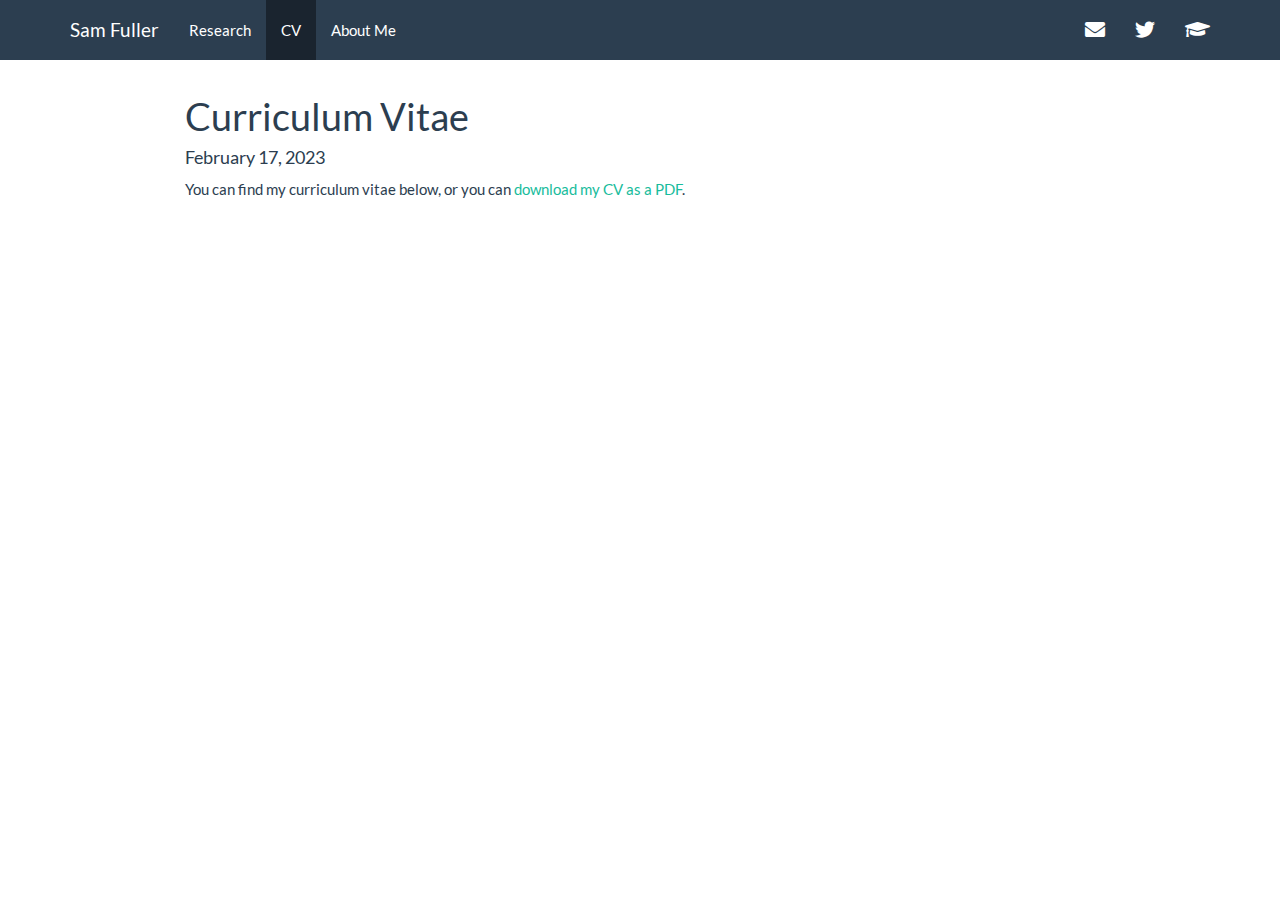
<file: CV.html>
<!DOCTYPE html>

<html>

<head>

<meta charset="utf-8" />
<meta name="generator" content="pandoc" />
<meta http-equiv="X-UA-Compatible" content="IE=EDGE" />



<meta name="date" content="2023-02-17" />

<title>Curriculum Vitae</title>

<script src="site_libs/header-attrs-2.20/header-attrs.js"></script>
<script src="site_libs/jquery-3.6.0/jquery-3.6.0.min.js"></script>
<meta name="viewport" content="width=device-width, initial-scale=1" />
<link href="site_libs/bootstrap-3.3.5/css/flatly.min.css" rel="stylesheet" />
<script src="site_libs/bootstrap-3.3.5/js/bootstrap.min.js"></script>
<script src="site_libs/bootstrap-3.3.5/shim/html5shiv.min.js"></script>
<script src="site_libs/bootstrap-3.3.5/shim/respond.min.js"></script>
<style>h1 {font-size: 34px;}
       h1.title {font-size: 38px;}
       h2 {font-size: 30px;}
       h3 {font-size: 24px;}
       h4 {font-size: 18px;}
       h5 {font-size: 16px;}
       h6 {font-size: 12px;}
       code {color: inherit; background-color: rgba(0, 0, 0, 0.04);}
       pre:not([class]) { background-color: white }</style>
<script src="site_libs/navigation-1.1/tabsets.js"></script>
<link href="site_libs/highlightjs-9.12.0/textmate.css" rel="stylesheet" />
<script src="site_libs/highlightjs-9.12.0/highlight.js"></script>
<link href="site_libs/font-awesome-5.1.0/css/all.css" rel="stylesheet" />
<link href="site_libs/font-awesome-5.1.0/css/v4-shims.css" rel="stylesheet" />

<style type="text/css">
  code{white-space: pre-wrap;}
  span.smallcaps{font-variant: small-caps;}
  span.underline{text-decoration: underline;}
  div.column{display: inline-block; vertical-align: top; width: 50%;}
  div.hanging-indent{margin-left: 1.5em; text-indent: -1.5em;}
  ul.task-list{list-style: none;}
    </style>

<style type="text/css">code{white-space: pre;}</style>
<script type="text/javascript">
if (window.hljs) {
  hljs.configure({languages: []});
  hljs.initHighlightingOnLoad();
  if (document.readyState && document.readyState === "complete") {
    window.setTimeout(function() { hljs.initHighlighting(); }, 0);
  }
}
</script>






<link rel="stylesheet" href="style.css" type="text/css" />



<style type = "text/css">
.main-container {
  max-width: 940px;
  margin-left: auto;
  margin-right: auto;
}
img {
  max-width:100%;
}
.tabbed-pane {
  padding-top: 12px;
}
.html-widget {
  margin-bottom: 20px;
}
button.code-folding-btn:focus {
  outline: none;
}
summary {
  display: list-item;
}
details > summary > p:only-child {
  display: inline;
}
pre code {
  padding: 0;
}
</style>


<style type="text/css">
.dropdown-submenu {
  position: relative;
}
.dropdown-submenu>.dropdown-menu {
  top: 0;
  left: 100%;
  margin-top: -6px;
  margin-left: -1px;
  border-radius: 0 6px 6px 6px;
}
.dropdown-submenu:hover>.dropdown-menu {
  display: block;
}
.dropdown-submenu>a:after {
  display: block;
  content: " ";
  float: right;
  width: 0;
  height: 0;
  border-color: transparent;
  border-style: solid;
  border-width: 5px 0 5px 5px;
  border-left-color: #cccccc;
  margin-top: 5px;
  margin-right: -10px;
}
.dropdown-submenu:hover>a:after {
  border-left-color: #adb5bd;
}
.dropdown-submenu.pull-left {
  float: none;
}
.dropdown-submenu.pull-left>.dropdown-menu {
  left: -100%;
  margin-left: 10px;
  border-radius: 6px 0 6px 6px;
}
</style>

<script type="text/javascript">
// manage active state of menu based on current page
$(document).ready(function () {
  // active menu anchor
  href = window.location.pathname
  href = href.substr(href.lastIndexOf('/') + 1)
  if (href === "")
    href = "index.html";
  var menuAnchor = $('a[href="' + href + '"]');

  // mark the anchor link active (and if it's in a dropdown, also mark that active)
  var dropdown = menuAnchor.closest('li.dropdown');
  if (window.bootstrap) { // Bootstrap 4+
    menuAnchor.addClass('active');
    dropdown.find('> .dropdown-toggle').addClass('active');
  } else { // Bootstrap 3
    menuAnchor.parent().addClass('active');
    dropdown.addClass('active');
  }

  // Navbar adjustments
  var navHeight = $(".navbar").first().height() + 15;
  var style = document.createElement('style');
  var pt = "padding-top: " + navHeight + "px; ";
  var mt = "margin-top: -" + navHeight + "px; ";
  var css = "";
  // offset scroll position for anchor links (for fixed navbar)
  for (var i = 1; i <= 6; i++) {
    css += ".section h" + i + "{ " + pt + mt + "}\n";
  }
  style.innerHTML = "body {" + pt + "padding-bottom: 40px; }\n" + css;
  document.head.appendChild(style);
});
</script>

<!-- tabsets -->

<style type="text/css">
.tabset-dropdown > .nav-tabs {
  display: inline-table;
  max-height: 500px;
  min-height: 44px;
  overflow-y: auto;
  border: 1px solid #ddd;
  border-radius: 4px;
}

.tabset-dropdown > .nav-tabs > li.active:before, .tabset-dropdown > .nav-tabs.nav-tabs-open:before {
  content: "\e259";
  font-family: 'Glyphicons Halflings';
  display: inline-block;
  padding: 10px;
  border-right: 1px solid #ddd;
}

.tabset-dropdown > .nav-tabs.nav-tabs-open > li.active:before {
  content: "\e258";
  font-family: 'Glyphicons Halflings';
  border: none;
}

.tabset-dropdown > .nav-tabs > li.active {
  display: block;
}

.tabset-dropdown > .nav-tabs > li > a,
.tabset-dropdown > .nav-tabs > li > a:focus,
.tabset-dropdown > .nav-tabs > li > a:hover {
  border: none;
  display: inline-block;
  border-radius: 4px;
  background-color: transparent;
}

.tabset-dropdown > .nav-tabs.nav-tabs-open > li {
  display: block;
  float: none;
}

.tabset-dropdown > .nav-tabs > li {
  display: none;
}
</style>

<!-- code folding -->




</head>

<body>


<div class="container-fluid main-container">




<div class="navbar navbar-default  navbar-fixed-top" role="navigation">
  <div class="container">
    <div class="navbar-header">
      <button type="button" class="navbar-toggle collapsed" data-toggle="collapse" data-bs-toggle="collapse" data-target="#navbar" data-bs-target="#navbar">
        <span class="icon-bar"></span>
        <span class="icon-bar"></span>
        <span class="icon-bar"></span>
      </button>
      <a class="navbar-brand" href="index.html">Sam Fuller</a>
    </div>
    <div id="navbar" class="navbar-collapse collapse">
      <ul class="nav navbar-nav">
        <li>
  <a href="research.html">Research</a>
</li>
<li>
  <a href="CV.html">CV</a>
</li>
<li>
  <a href="about.html">About Me</a>
</li>
      </ul>
      <ul class="nav navbar-nav navbar-right">
        <li>
  <a href="mailto:sjfuller@ucdavis.edu">
    <span class="fa fa-envelope fa-lg"></span>
     
  </a>
</li>
<li>
  <a href="https://twitter.com/samjfuller">
    <span class="fa fa-twitter fa-lg"></span>
     
  </a>
</li>
<li>
  <a href="https://scholar.google.com/citations?user=EAwVTAYAAAAJ&amp;hl=en&amp;oi=ao">
    <span class="fa fa-graduation-cap fa-lg"></span>
     
  </a>
</li>
      </ul>
    </div><!--/.nav-collapse -->
  </div><!--/.container -->
</div><!--/.navbar -->

<div id="header">



<h1 class="title toc-ignore">Curriculum Vitae</h1>
<h4 class="date">February 17, 2023</h4>

</div>


<p>You can find my curriculum vitae below, or you can <a
href="content/Fuller_CV_2_2023.pdf">download my CV as a PDF</a>.</p>
<object data="content/Fuller_CV_2_2023.pdf" type="application/pdf" width="100%" height="1000">
<iframe src="content/Fuller_CV_2_2023.pdf" width="100%" height="100%" style="border: none;">
</iframe>
</object>




</div>

<script>

// add bootstrap table styles to pandoc tables
function bootstrapStylePandocTables() {
  $('tr.odd').parent('tbody').parent('table').addClass('table table-condensed');
}
$(document).ready(function () {
  bootstrapStylePandocTables();
});


</script>

<!-- tabsets -->

<script>
$(document).ready(function () {
  window.buildTabsets("TOC");
});

$(document).ready(function () {
  $('.tabset-dropdown > .nav-tabs > li').click(function () {
    $(this).parent().toggleClass('nav-tabs-open');
  });
});
</script>

<!-- code folding -->


<!-- dynamically load mathjax for compatibility with self-contained -->
<script>
  (function () {
    var script = document.createElement("script");
    script.type = "text/javascript";
    script.src  = "https://mathjax.rstudio.com/latest/MathJax.js?config=TeX-AMS-MML_HTMLorMML";
    document.getElementsByTagName("head")[0].appendChild(script);
  })();
</script>

</body>
</html>
</file>
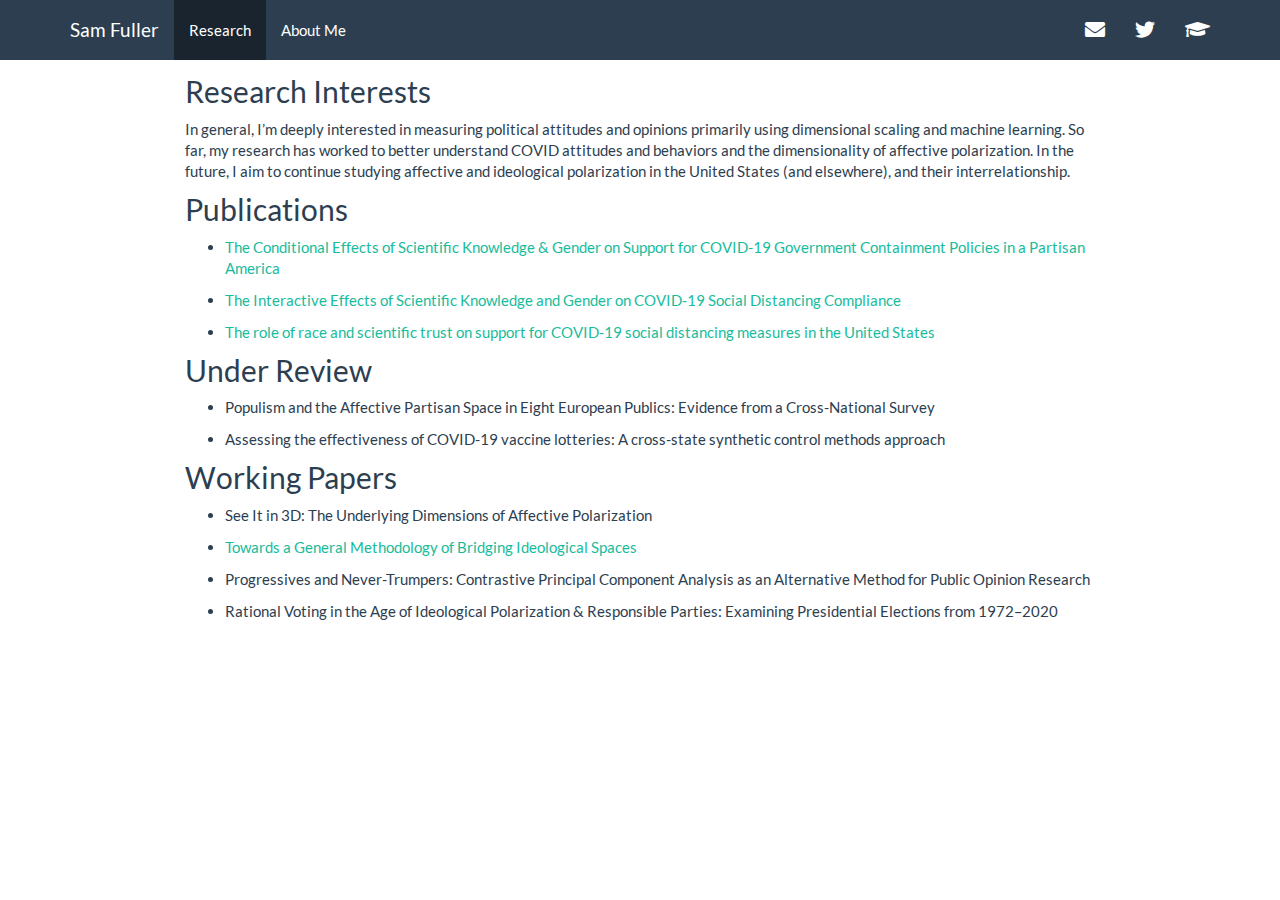
<file: research.html>
<!DOCTYPE html>

<html>

<head>

<meta charset="utf-8" />
<meta name="generator" content="pandoc" />
<meta http-equiv="X-UA-Compatible" content="IE=EDGE" />




<title>research.knit</title>

<script src="site_libs/header-attrs-2.11/header-attrs.js"></script>
<script src="site_libs/jquery-3.6.0/jquery-3.6.0.min.js"></script>
<meta name="viewport" content="width=device-width, initial-scale=1" />
<link href="site_libs/bootstrap-3.3.5/css/flatly.min.css" rel="stylesheet" />
<script src="site_libs/bootstrap-3.3.5/js/bootstrap.min.js"></script>
<script src="site_libs/bootstrap-3.3.5/shim/html5shiv.min.js"></script>
<script src="site_libs/bootstrap-3.3.5/shim/respond.min.js"></script>
<style>h1 {font-size: 34px;}
       h1.title {font-size: 38px;}
       h2 {font-size: 30px;}
       h3 {font-size: 24px;}
       h4 {font-size: 18px;}
       h5 {font-size: 16px;}
       h6 {font-size: 12px;}
       code {color: inherit; background-color: rgba(0, 0, 0, 0.04);}
       pre:not([class]) { background-color: white }</style>
<script src="site_libs/navigation-1.1/tabsets.js"></script>
<link href="site_libs/highlightjs-9.12.0/textmate.css" rel="stylesheet" />
<script src="site_libs/highlightjs-9.12.0/highlight.js"></script>
<link href="site_libs/font-awesome-5.1.0/css/all.css" rel="stylesheet" />
<link href="site_libs/font-awesome-5.1.0/css/v4-shims.css" rel="stylesheet" />

<style type="text/css">
  code{white-space: pre-wrap;}
  span.smallcaps{font-variant: small-caps;}
  span.underline{text-decoration: underline;}
  div.column{display: inline-block; vertical-align: top; width: 50%;}
  div.hanging-indent{margin-left: 1.5em; text-indent: -1.5em;}
  ul.task-list{list-style: none;}
    </style>

<style type="text/css">code{white-space: pre;}</style>
<script type="text/javascript">
if (window.hljs) {
  hljs.configure({languages: []});
  hljs.initHighlightingOnLoad();
  if (document.readyState && document.readyState === "complete") {
    window.setTimeout(function() { hljs.initHighlighting(); }, 0);
  }
}
</script>





<link rel="stylesheet" href="style.css" type="text/css" />



<style type = "text/css">
.main-container {
  max-width: 940px;
  margin-left: auto;
  margin-right: auto;
}
img {
  max-width:100%;
}
.tabbed-pane {
  padding-top: 12px;
}
.html-widget {
  margin-bottom: 20px;
}
button.code-folding-btn:focus {
  outline: none;
}
summary {
  display: list-item;
}
pre code {
  padding: 0;
}
</style>


<style type="text/css">
.dropdown-submenu {
  position: relative;
}
.dropdown-submenu>.dropdown-menu {
  top: 0;
  left: 100%;
  margin-top: -6px;
  margin-left: -1px;
  border-radius: 0 6px 6px 6px;
}
.dropdown-submenu:hover>.dropdown-menu {
  display: block;
}
.dropdown-submenu>a:after {
  display: block;
  content: " ";
  float: right;
  width: 0;
  height: 0;
  border-color: transparent;
  border-style: solid;
  border-width: 5px 0 5px 5px;
  border-left-color: #cccccc;
  margin-top: 5px;
  margin-right: -10px;
}
.dropdown-submenu:hover>a:after {
  border-left-color: #adb5bd;
}
.dropdown-submenu.pull-left {
  float: none;
}
.dropdown-submenu.pull-left>.dropdown-menu {
  left: -100%;
  margin-left: 10px;
  border-radius: 6px 0 6px 6px;
}
</style>

<script type="text/javascript">
// manage active state of menu based on current page
$(document).ready(function () {
  // active menu anchor
  href = window.location.pathname
  href = href.substr(href.lastIndexOf('/') + 1)
  if (href === "")
    href = "index.html";
  var menuAnchor = $('a[href="' + href + '"]');

  // mark it active
  menuAnchor.tab('show');

  // if it's got a parent navbar menu mark it active as well
  menuAnchor.closest('li.dropdown').addClass('active');

  // Navbar adjustments
  var navHeight = $(".navbar").first().height() + 15;
  var style = document.createElement('style');
  var pt = "padding-top: " + navHeight + "px; ";
  var mt = "margin-top: -" + navHeight + "px; ";
  var css = "";
  // offset scroll position for anchor links (for fixed navbar)
  for (var i = 1; i <= 6; i++) {
    css += ".section h" + i + "{ " + pt + mt + "}\n";
  }
  style.innerHTML = "body {" + pt + "padding-bottom: 40px; }\n" + css;
  document.head.appendChild(style);
});
</script>

<!-- tabsets -->

<style type="text/css">
.tabset-dropdown > .nav-tabs {
  display: inline-table;
  max-height: 500px;
  min-height: 44px;
  overflow-y: auto;
  border: 1px solid #ddd;
  border-radius: 4px;
}

.tabset-dropdown > .nav-tabs > li.active:before {
  content: "";
  font-family: 'Glyphicons Halflings';
  display: inline-block;
  padding: 10px;
  border-right: 1px solid #ddd;
}

.tabset-dropdown > .nav-tabs.nav-tabs-open > li.active:before {
  content: "&#xe258;";
  border: none;
}

.tabset-dropdown > .nav-tabs.nav-tabs-open:before {
  content: "";
  font-family: 'Glyphicons Halflings';
  display: inline-block;
  padding: 10px;
  border-right: 1px solid #ddd;
}

.tabset-dropdown > .nav-tabs > li.active {
  display: block;
}

.tabset-dropdown > .nav-tabs > li > a,
.tabset-dropdown > .nav-tabs > li > a:focus,
.tabset-dropdown > .nav-tabs > li > a:hover {
  border: none;
  display: inline-block;
  border-radius: 4px;
  background-color: transparent;
}

.tabset-dropdown > .nav-tabs.nav-tabs-open > li {
  display: block;
  float: none;
}

.tabset-dropdown > .nav-tabs > li {
  display: none;
}
</style>

<!-- code folding -->




</head>

<body>


<div class="container-fluid main-container">




<div class="navbar navbar-default  navbar-fixed-top" role="navigation">
  <div class="container">
    <div class="navbar-header">
      <button type="button" class="navbar-toggle collapsed" data-toggle="collapse" data-target="#navbar">
        <span class="icon-bar"></span>
        <span class="icon-bar"></span>
        <span class="icon-bar"></span>
      </button>
      <a class="navbar-brand" href="index.html">Sam Fuller</a>
    </div>
    <div id="navbar" class="navbar-collapse collapse">
      <ul class="nav navbar-nav">
        <li>
  <a href="research.html">Research</a>
</li>
<li>
  <a href="about.html">About Me</a>
</li>
      </ul>
      <ul class="nav navbar-nav navbar-right">
        <li>
  <a href="mailto:sjfuller@ucdavis.edu">
    <span class="fa fa-envelope fa-lg"></span>
     
  </a>
</li>
<li>
  <a href="https://twitter.com/samjfuller">
    <span class="fa fa-twitter fa-lg"></span>
     
  </a>
</li>
<li>
  <a href="https://scholar.google.com/citations?user=EAwVTAYAAAAJ&amp;hl=en&amp;oi=ao">
    <span class="fa fa-graduation-cap fa-lg"></span>
     
  </a>
</li>
      </ul>
    </div><!--/.nav-collapse -->
  </div><!--/.container -->
</div><!--/.navbar -->

<div id="header">




</div>


<div id="research-interests" class="section level2">
<h2>Research Interests</h2>
<p>In general, I’m deeply interested in measuring political attitudes and opinions primarily using dimensional scaling and machine learning. So far, my research has worked to better understand COVID attitudes and behaviors and the dimensionality of affective polarization. In the future, I aim to continue studying affective and ideological polarization in the United States (and elsewhere), and their interrelationship.</p>
</div>
<div id="publications" class="section level2">
<h2>Publications</h2>
<ul>
<li><p><a href="https://www.cambridge.org/core/journals/politics-and-gender/article/conditional-effect-of-scientific-knowledge-and-gender-on-support-for-covid19-government-containment-policies-in-a-partisan-america/C4AEB27D4046433749A883941AC74809">The Conditional Effects of Scientific Knowledge &amp; Gender on Support for COVID-19 Government Containment Policies in a Partisan America</a></p></li>
<li><p><a href="https://onlinelibrary.wiley.com/doi/full/10.1111/ssqu.12894?casa_token=6e7Z-ZCUfysAAAAA%3A7yZfCaBB6TX6sbWXZlMGrZmmcDZlneO3w7sWqCka2PjzZCXBlOI7ghtgfxdz9DOPDZVwhv7wRajHJfi4">The Interactive Effects of Scientific Knowledge and Gender on COVID‐19 Social Distancing Compliance</a></p></li>
<li><p><a href="https://journals.plos.org/plosone/article?id=10.1371/journal.pone.0254127">The role of race and scientific trust on support for COVID-19 social distancing measures in the United States</a></p></li>
</ul>
</div>
<div id="under-review" class="section level2">
<h2>Under Review</h2>
<ul>
<li><p>Populism and the Affective Partisan Space in Eight European Publics: Evidence from a Cross-National Survey</p></li>
<li><p>Assessing the effectiveness of COVID-19 vaccine lotteries: A cross-state synthetic control methods approach</p></li>
</ul>
</div>
<div id="working-papers" class="section level2">
<h2>Working Papers</h2>
<ul>
<li><p>See It in 3D: The Underlying Dimensions of Affective Polarization</p></li>
<li><p><a href="https://www.researchgate.net/publication/343736604_Towards_a_General_Methodology_of_Bridging_Ideological_Spaces">Towards a General Methodology of Bridging Ideological Spaces</a></p></li>
<li><p>Progressives and Never-Trumpers: Contrastive Principal Component Analysis as an Alternative Method for Public Opinion Research</p></li>
<li><p>Rational Voting in the Age of Ideological Polarization &amp; Responsible Parties: Examining Presidential Elections from 1972–2020</p></li>
</ul>
</div>




</div>

<script>

// add bootstrap table styles to pandoc tables
function bootstrapStylePandocTables() {
  $('tr.odd').parent('tbody').parent('table').addClass('table table-condensed');
}
$(document).ready(function () {
  bootstrapStylePandocTables();
});


</script>

<!-- tabsets -->

<script>
$(document).ready(function () {
  window.buildTabsets("TOC");
});

$(document).ready(function () {
  $('.tabset-dropdown > .nav-tabs > li').click(function () {
    $(this).parent().toggleClass('nav-tabs-open');
  });
});
</script>

<!-- code folding -->


<!-- dynamically load mathjax for compatibility with self-contained -->
<script>
  (function () {
    var script = document.createElement("script");
    script.type = "text/javascript";
    script.src  = "https://mathjax.rstudio.com/latest/MathJax.js?config=TeX-AMS-MML_HTMLorMML";
    document.getElementsByTagName("head")[0].appendChild(script);
  })();
</script>

</body>
</html>
</file>
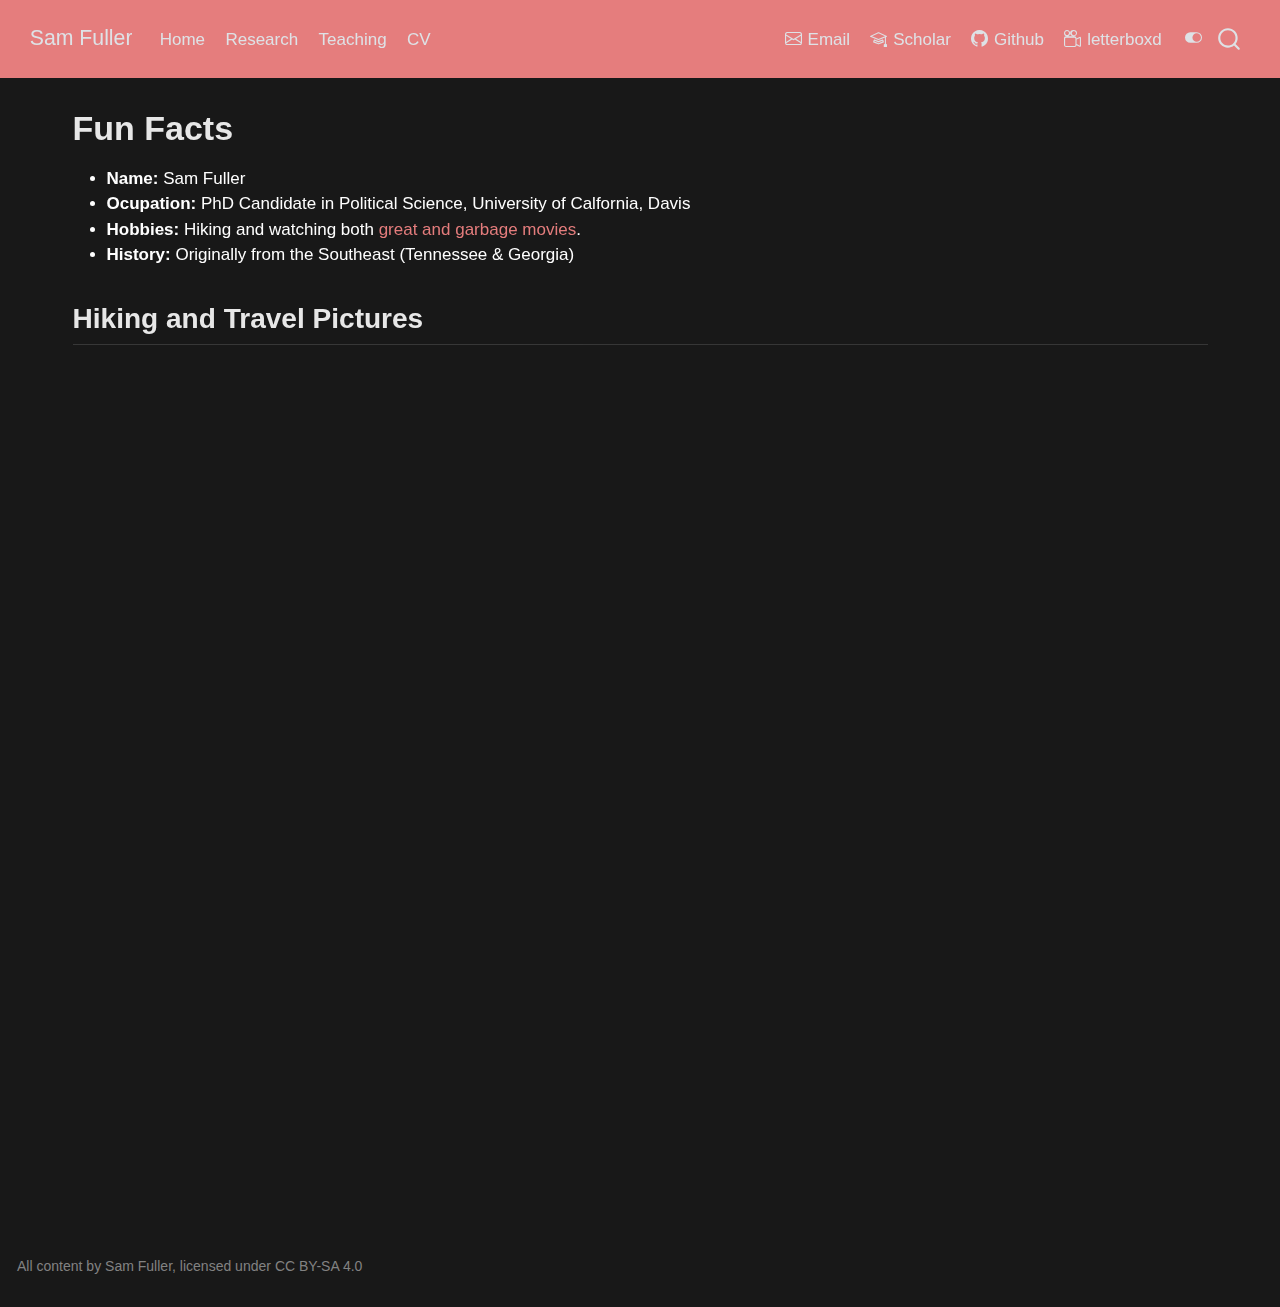
<file: docs/about.html>
<!DOCTYPE html>
<html xmlns="http://www.w3.org/1999/xhtml" lang="en" xml:lang="en"><head>

<meta charset="utf-8">
<meta name="generator" content="quarto-1.3.353">

<meta name="viewport" content="width=device-width, initial-scale=1.0, user-scalable=yes">


<title>Sam Fuller - Fun Facts</title>
<style>
code{white-space: pre-wrap;}
span.smallcaps{font-variant: small-caps;}
div.columns{display: flex; gap: min(4vw, 1.5em);}
div.column{flex: auto; overflow-x: auto;}
div.hanging-indent{margin-left: 1.5em; text-indent: -1.5em;}
ul.task-list{list-style: none;}
ul.task-list li input[type="checkbox"] {
  width: 0.8em;
  margin: 0 0.8em 0.2em -1em; /* quarto-specific, see https://github.com/quarto-dev/quarto-cli/issues/4556 */ 
  vertical-align: middle;
}
</style>


<script src="site_libs/quarto-nav/quarto-nav.js"></script>
<script src="site_libs/quarto-nav/headroom.min.js"></script>
<script src="site_libs/clipboard/clipboard.min.js"></script>
<script src="site_libs/quarto-search/autocomplete.umd.js"></script>
<script src="site_libs/quarto-search/fuse.min.js"></script>
<script src="site_libs/quarto-search/quarto-search.js"></script>
<meta name="quarto:offset" content="./">
<link href="./images/concept.png" rel="icon" type="image/png">
<script src="site_libs/quarto-html/quarto.js"></script>
<script src="site_libs/quarto-html/popper.min.js"></script>
<script src="site_libs/quarto-html/tippy.umd.min.js"></script>
<script src="site_libs/quarto-html/anchor.min.js"></script>
<link href="site_libs/quarto-html/tippy.css" rel="stylesheet">
<link href="site_libs/quarto-html/quarto-syntax-highlighting.css" rel="stylesheet" class="quarto-color-scheme" id="quarto-text-highlighting-styles">
<link href="site_libs/quarto-html/quarto-syntax-highlighting-dark.css" rel="stylesheet" class="quarto-color-scheme quarto-color-alternate" id="quarto-text-highlighting-styles">
<script src="site_libs/bootstrap/bootstrap.min.js"></script>
<link href="site_libs/bootstrap/bootstrap-icons.css" rel="stylesheet">
<link href="site_libs/bootstrap/bootstrap.min.css" rel="stylesheet" class="quarto-color-scheme" id="quarto-bootstrap" data-mode="light">
<link href="site_libs/bootstrap/bootstrap-dark.min.css" rel="stylesheet" class="quarto-color-scheme quarto-color-alternate" id="quarto-bootstrap" data-mode="dark">
<script id="quarto-search-options" type="application/json">{
  "location": "navbar",
  "copy-button": false,
  "collapse-after": 3,
  "panel-placement": "end",
  "type": "overlay",
  "limit": 20,
  "language": {
    "search-no-results-text": "No results",
    "search-matching-documents-text": "matching documents",
    "search-copy-link-title": "Copy link to search",
    "search-hide-matches-text": "Hide additional matches",
    "search-more-match-text": "more match in this document",
    "search-more-matches-text": "more matches in this document",
    "search-clear-button-title": "Clear",
    "search-detached-cancel-button-title": "Cancel",
    "search-submit-button-title": "Submit"
  }
}</script>


<link rel="stylesheet" href="style.css">
<meta property="og:title" content="Sam Fuller - Fun Facts">
<meta property="og:image" content="https://samjfuller.com/images/berryessa.jpg">
<meta property="og:site-name" content="Sam Fuller">
<meta name="twitter:title" content="Sam Fuller - Fun Facts">
<meta name="twitter:image" content="https://samjfuller.com/images/berryessa.jpg">
<meta name="twitter:card" content="summary_large_image">
</head>

<body class="nav-fixed">

<div id="quarto-search-results"></div>
  <header id="quarto-header" class="headroom fixed-top">
    <nav class="navbar navbar-expand-lg navbar-dark ">
      <div class="navbar-container container-fluid">
      <div class="navbar-brand-container">
    <a class="navbar-brand" href="./index.html">
    <span class="navbar-title">Sam Fuller</span>
    </a>
  </div>
            <div id="quarto-search" class="" title="Search"></div>
          <button class="navbar-toggler" type="button" data-bs-toggle="collapse" data-bs-target="#navbarCollapse" aria-controls="navbarCollapse" aria-expanded="false" aria-label="Toggle navigation" onclick="if (window.quartoToggleHeadroom) { window.quartoToggleHeadroom(); }">
  <span class="navbar-toggler-icon"></span>
</button>
          <div class="collapse navbar-collapse" id="navbarCollapse">
            <ul class="navbar-nav navbar-nav-scroll me-auto">
  <li class="nav-item">
    <a class="nav-link" href="./index.html" rel="" target="">
 <span class="menu-text">Home</span></a>
  </li>  
  <li class="nav-item">
    <a class="nav-link" href="./research.html" rel="" target="">
 <span class="menu-text">Research</span></a>
  </li>  
  <li class="nav-item">
    <a class="nav-link" href="./teaching.html" rel="" target="">
 <span class="menu-text">Teaching</span></a>
  </li>  
  <li class="nav-item">
    <a class="nav-link" href="./cv.qmd" rel="" target="">
 <span class="menu-text">CV</span></a>
  </li>  
</ul>
            <ul class="navbar-nav navbar-nav-scroll ms-auto">
  <li class="nav-item">
    <a class="nav-link" href="mailto:sjfuller@ucdavis.edu" rel="" target=""><i class="bi bi-envelope" role="img">
</i> 
 <span class="menu-text">Email</span></a>
  </li>  
  <li class="nav-item">
    <a class="nav-link" href="https://scholar.google.com/citations?user=EAwVTAYAAAAJ&amp;hl=en&amp;oi=ao" rel="" target=""><i class="bi bi-mortarboard" role="img">
</i> 
 <span class="menu-text">Scholar</span></a>
  </li>  
  <li class="nav-item">
    <a class="nav-link" href="https://github.com/samjfuller" rel="" target=""><i class="bi bi-github" role="img">
</i> 
 <span class="menu-text">Github</span></a>
  </li>  
  <li class="nav-item">
    <a class="nav-link" href="https://letterboxd.com/sfmcrfuller/" rel="" target=""><i class="bi bi-camera-reels" role="img">
</i> 
 <span class="menu-text">letterboxd</span></a>
  </li>  
</ul>
            <div class="quarto-navbar-tools">
  <a href="" class="quarto-color-scheme-toggle quarto-navigation-tool  px-1" onclick="window.quartoToggleColorScheme(); return false;" title="Toggle dark mode"><i class="bi"></i></a>
</div>
          </div> <!-- /navcollapse -->
      </div> <!-- /container-fluid -->
    </nav>
</header>
<!-- content -->
<div id="quarto-content" class="quarto-container page-columns page-rows-contents page-layout-full page-navbar">
<!-- sidebar -->
<!-- margin-sidebar -->
    <div id="quarto-margin-sidebar" class="sidebar margin-sidebar zindex-bottom">
        
    </div>
<!-- main -->
<main class="content column-page" id="quarto-document-content">

<header id="title-block-header" class="quarto-title-block default">
<div class="quarto-title">
<h1 class="title">Fun Facts</h1>
</div>



<div class="quarto-title-meta">

    
  
    
  </div>
  

</header>

<ul>
<li><strong>Name:</strong> Sam Fuller</li>
<li><strong>Ocupation:</strong> PhD Candidate in Political Science, University of Calfornia, Davis</li>
<li><strong>Hobbies:</strong> Hiking and watching both <a href="https://letterboxd.com/sfmcrfuller/">great and garbage movies</a>.</li>
<li><strong>History:</strong> Originally from the Southeast (Tennessee &amp; Georgia)</li>
</ul>

<meta name="viewport" content="width=device-width, initial-scale=1">
<style>
* {box-sizing: border-box;}
body {font-family: Verdana, sans-serif;}
.mySlides {display: none;}
img {vertical-align: middle;}

/* Slideshow container */
.slideshow-container {
  max-width: 1000px;
  position: relative;
  margin: auto;
}

/* Caption text */
.text {
  color: #f2f2f2;
  font-size: 15px;
  padding: 8px 12px;
  position: absolute;
  bottom: 8px;
  width: 100%;
  text-align: center;
}


/* Fading animation */
.fade {
  -webkit-animation-name: fade;
  -webkit-animation-duration: 5s;
  animation-name: fade;
  animation-duration: 5s;
}

@-webkit-keyframes fade {
  from {opacity: .8} 
  to {opacity: 1}
}

@keyframes fade {
  from {opacity: .8} 
  to {opacity: 1}
}

/* On smaller screens, decrease text size */
@media only screen and (max-width: 300px) {
  .text {font-size: 11px}
}
</style>


<h2 class="anchored">
Hiking and Travel Pictures
</h2>
<div class="slideshow-container">
<div class="mySlides fade">
<p><img src="images/berryessa.jpg" style="width:100%"></p>
<div class="text">
<p>Lake Berryessa (2020)</p>
</div>
</div>
<div class="mySlides fade">
<p><img src="images/yosemite.jpg" style="width:100%"></p>
<div class="text">
<p>Yosemite’s Vernal Falls (2019)</p>
</div>
</div>
<div class="mySlides fade">
<p><img src="images/matterhorn.jpg" style="width:100%"></p>
<div class="text">
<p>The Matterhorn (2017)</p>
</div>
</div>
<div class="mySlides fade">
<p><img src="images/quilotoa.jpg" style="width:100%"></p>
<div class="text">
<p>Quilotoa, Ecuador (2015)</p>
</div>
</div>
<div class="mySlides fade">
<p><img src="images/grandcanyon.jpg" style="width:100%"></p>
<div class="text">
<p>The Grand Canyon (2017)</p>
</div>
</div>
</div>
<p><br></p>
<div style="text-align:center">

</div>
<script>
var slideIndex = 0;
showSlides();

function showSlides() {
  var i;
  var slides = document.getElementsByClassName("mySlides");
  var dots = document.getElementsByClassName("dot");
  for (i = 0; i < slides.length; i++) {
    slides[i].style.display = "none";  
  }
  slideIndex++;
  if (slideIndex > slides.length) {slideIndex = 1}    
  for (i = 0; i < dots.length; i++) {
    dots[i].className = dots[i].className.replace(" active", "");
  }
  slides[slideIndex-1].style.display = "block";  
  dots[slideIndex-1].className += " active";
  setTimeout(showSlides, 5000); // Change image every 5 seconds
}
</script>




</main> <!-- /main -->
<script id="quarto-html-after-body" type="application/javascript">
window.document.addEventListener("DOMContentLoaded", function (event) {
  const toggleBodyColorMode = (bsSheetEl) => {
    const mode = bsSheetEl.getAttribute("data-mode");
    const bodyEl = window.document.querySelector("body");
    if (mode === "dark") {
      bodyEl.classList.add("quarto-dark");
      bodyEl.classList.remove("quarto-light");
    } else {
      bodyEl.classList.add("quarto-light");
      bodyEl.classList.remove("quarto-dark");
    }
  }
  const toggleBodyColorPrimary = () => {
    const bsSheetEl = window.document.querySelector("link#quarto-bootstrap");
    if (bsSheetEl) {
      toggleBodyColorMode(bsSheetEl);
    }
  }
  toggleBodyColorPrimary();  
  const disableStylesheet = (stylesheets) => {
    for (let i=0; i < stylesheets.length; i++) {
      const stylesheet = stylesheets[i];
      stylesheet.rel = 'prefetch';
    }
  }
  const enableStylesheet = (stylesheets) => {
    for (let i=0; i < stylesheets.length; i++) {
      const stylesheet = stylesheets[i];
      stylesheet.rel = 'stylesheet';
    }
  }
  const manageTransitions = (selector, allowTransitions) => {
    const els = window.document.querySelectorAll(selector);
    for (let i=0; i < els.length; i++) {
      const el = els[i];
      if (allowTransitions) {
        el.classList.remove('notransition');
      } else {
        el.classList.add('notransition');
      }
    }
  }
  const toggleColorMode = (alternate) => {
    // Switch the stylesheets
    const alternateStylesheets = window.document.querySelectorAll('link.quarto-color-scheme.quarto-color-alternate');
    manageTransitions('#quarto-margin-sidebar .nav-link', false);
    if (alternate) {
      enableStylesheet(alternateStylesheets);
      for (const sheetNode of alternateStylesheets) {
        if (sheetNode.id === "quarto-bootstrap") {
          toggleBodyColorMode(sheetNode);
        }
      }
    } else {
      disableStylesheet(alternateStylesheets);
      toggleBodyColorPrimary();
    }
    manageTransitions('#quarto-margin-sidebar .nav-link', true);
    // Switch the toggles
    const toggles = window.document.querySelectorAll('.quarto-color-scheme-toggle');
    for (let i=0; i < toggles.length; i++) {
      const toggle = toggles[i];
      if (toggle) {
        if (alternate) {
          toggle.classList.add("alternate");     
        } else {
          toggle.classList.remove("alternate");
        }
      }
    }
    // Hack to workaround the fact that safari doesn't
    // properly recolor the scrollbar when toggling (#1455)
    if (navigator.userAgent.indexOf('Safari') > 0 && navigator.userAgent.indexOf('Chrome') == -1) {
      manageTransitions("body", false);
      window.scrollTo(0, 1);
      setTimeout(() => {
        window.scrollTo(0, 0);
        manageTransitions("body", true);
      }, 40);  
    }
  }
  const isFileUrl = () => { 
    return window.location.protocol === 'file:';
  }
  const hasAlternateSentinel = () => {  
    let styleSentinel = getColorSchemeSentinel();
    if (styleSentinel !== null) {
      return styleSentinel === "alternate";
    } else {
      return false;
    }
  }
  const setStyleSentinel = (alternate) => {
    const value = alternate ? "alternate" : "default";
    if (!isFileUrl()) {
      window.localStorage.setItem("quarto-color-scheme", value);
    } else {
      localAlternateSentinel = value;
    }
  }
  const getColorSchemeSentinel = () => {
    if (!isFileUrl()) {
      const storageValue = window.localStorage.getItem("quarto-color-scheme");
      return storageValue != null ? storageValue : localAlternateSentinel;
    } else {
      return localAlternateSentinel;
    }
  }
  let localAlternateSentinel = 'alternate';
  // Dark / light mode switch
  window.quartoToggleColorScheme = () => {
    // Read the current dark / light value 
    let toAlternate = !hasAlternateSentinel();
    toggleColorMode(toAlternate);
    setStyleSentinel(toAlternate);
  };
  // Ensure there is a toggle, if there isn't float one in the top right
  if (window.document.querySelector('.quarto-color-scheme-toggle') === null) {
    const a = window.document.createElement('a');
    a.classList.add('top-right');
    a.classList.add('quarto-color-scheme-toggle');
    a.href = "";
    a.onclick = function() { try { window.quartoToggleColorScheme(); } catch {} return false; };
    const i = window.document.createElement("i");
    i.classList.add('bi');
    a.appendChild(i);
    window.document.body.appendChild(a);
  }
  // Switch to dark mode if need be
  if (hasAlternateSentinel()) {
    toggleColorMode(true);
  } else {
    toggleColorMode(false);
  }
  const icon = "";
  const anchorJS = new window.AnchorJS();
  anchorJS.options = {
    placement: 'right',
    icon: icon
  };
  anchorJS.add('.anchored');
  const isCodeAnnotation = (el) => {
    for (const clz of el.classList) {
      if (clz.startsWith('code-annotation-')) {                     
        return true;
      }
    }
    return false;
  }
  const clipboard = new window.ClipboardJS('.code-copy-button', {
    text: function(trigger) {
      const codeEl = trigger.previousElementSibling.cloneNode(true);
      for (const childEl of codeEl.children) {
        if (isCodeAnnotation(childEl)) {
          childEl.remove();
        }
      }
      return codeEl.innerText;
    }
  });
  clipboard.on('success', function(e) {
    // button target
    const button = e.trigger;
    // don't keep focus
    button.blur();
    // flash "checked"
    button.classList.add('code-copy-button-checked');
    var currentTitle = button.getAttribute("title");
    button.setAttribute("title", "Copied!");
    let tooltip;
    if (window.bootstrap) {
      button.setAttribute("data-bs-toggle", "tooltip");
      button.setAttribute("data-bs-placement", "left");
      button.setAttribute("data-bs-title", "Copied!");
      tooltip = new bootstrap.Tooltip(button, 
        { trigger: "manual", 
          customClass: "code-copy-button-tooltip",
          offset: [0, -8]});
      tooltip.show();    
    }
    setTimeout(function() {
      if (tooltip) {
        tooltip.hide();
        button.removeAttribute("data-bs-title");
        button.removeAttribute("data-bs-toggle");
        button.removeAttribute("data-bs-placement");
      }
      button.setAttribute("title", currentTitle);
      button.classList.remove('code-copy-button-checked');
    }, 1000);
    // clear code selection
    e.clearSelection();
  });
  function tippyHover(el, contentFn) {
    const config = {
      allowHTML: true,
      content: contentFn,
      maxWidth: 500,
      delay: 100,
      arrow: false,
      appendTo: function(el) {
          return el.parentElement;
      },
      interactive: true,
      interactiveBorder: 10,
      theme: 'quarto',
      placement: 'bottom-start'
    };
    window.tippy(el, config); 
  }
  const noterefs = window.document.querySelectorAll('a[role="doc-noteref"]');
  for (var i=0; i<noterefs.length; i++) {
    const ref = noterefs[i];
    tippyHover(ref, function() {
      // use id or data attribute instead here
      let href = ref.getAttribute('data-footnote-href') || ref.getAttribute('href');
      try { href = new URL(href).hash; } catch {}
      const id = href.replace(/^#\/?/, "");
      const note = window.document.getElementById(id);
      return note.innerHTML;
    });
  }
      let selectedAnnoteEl;
      const selectorForAnnotation = ( cell, annotation) => {
        let cellAttr = 'data-code-cell="' + cell + '"';
        let lineAttr = 'data-code-annotation="' +  annotation + '"';
        const selector = 'span[' + cellAttr + '][' + lineAttr + ']';
        return selector;
      }
      const selectCodeLines = (annoteEl) => {
        const doc = window.document;
        const targetCell = annoteEl.getAttribute("data-target-cell");
        const targetAnnotation = annoteEl.getAttribute("data-target-annotation");
        const annoteSpan = window.document.querySelector(selectorForAnnotation(targetCell, targetAnnotation));
        const lines = annoteSpan.getAttribute("data-code-lines").split(",");
        const lineIds = lines.map((line) => {
          return targetCell + "-" + line;
        })
        let top = null;
        let height = null;
        let parent = null;
        if (lineIds.length > 0) {
            //compute the position of the single el (top and bottom and make a div)
            const el = window.document.getElementById(lineIds[0]);
            top = el.offsetTop;
            height = el.offsetHeight;
            parent = el.parentElement.parentElement;
          if (lineIds.length > 1) {
            const lastEl = window.document.getElementById(lineIds[lineIds.length - 1]);
            const bottom = lastEl.offsetTop + lastEl.offsetHeight;
            height = bottom - top;
          }
          if (top !== null && height !== null && parent !== null) {
            // cook up a div (if necessary) and position it 
            let div = window.document.getElementById("code-annotation-line-highlight");
            if (div === null) {
              div = window.document.createElement("div");
              div.setAttribute("id", "code-annotation-line-highlight");
              div.style.position = 'absolute';
              parent.appendChild(div);
            }
            div.style.top = top - 2 + "px";
            div.style.height = height + 4 + "px";
            let gutterDiv = window.document.getElementById("code-annotation-line-highlight-gutter");
            if (gutterDiv === null) {
              gutterDiv = window.document.createElement("div");
              gutterDiv.setAttribute("id", "code-annotation-line-highlight-gutter");
              gutterDiv.style.position = 'absolute';
              const codeCell = window.document.getElementById(targetCell);
              const gutter = codeCell.querySelector('.code-annotation-gutter');
              gutter.appendChild(gutterDiv);
            }
            gutterDiv.style.top = top - 2 + "px";
            gutterDiv.style.height = height + 4 + "px";
          }
          selectedAnnoteEl = annoteEl;
        }
      };
      const unselectCodeLines = () => {
        const elementsIds = ["code-annotation-line-highlight", "code-annotation-line-highlight-gutter"];
        elementsIds.forEach((elId) => {
          const div = window.document.getElementById(elId);
          if (div) {
            div.remove();
          }
        });
        selectedAnnoteEl = undefined;
      };
      // Attach click handler to the DT
      const annoteDls = window.document.querySelectorAll('dt[data-target-cell]');
      for (const annoteDlNode of annoteDls) {
        annoteDlNode.addEventListener('click', (event) => {
          const clickedEl = event.target;
          if (clickedEl !== selectedAnnoteEl) {
            unselectCodeLines();
            const activeEl = window.document.querySelector('dt[data-target-cell].code-annotation-active');
            if (activeEl) {
              activeEl.classList.remove('code-annotation-active');
            }
            selectCodeLines(clickedEl);
            clickedEl.classList.add('code-annotation-active');
          } else {
            // Unselect the line
            unselectCodeLines();
            clickedEl.classList.remove('code-annotation-active');
          }
        });
      }
  const findCites = (el) => {
    const parentEl = el.parentElement;
    if (parentEl) {
      const cites = parentEl.dataset.cites;
      if (cites) {
        return {
          el,
          cites: cites.split(' ')
        };
      } else {
        return findCites(el.parentElement)
      }
    } else {
      return undefined;
    }
  };
  var bibliorefs = window.document.querySelectorAll('a[role="doc-biblioref"]');
  for (var i=0; i<bibliorefs.length; i++) {
    const ref = bibliorefs[i];
    const citeInfo = findCites(ref);
    if (citeInfo) {
      tippyHover(citeInfo.el, function() {
        var popup = window.document.createElement('div');
        citeInfo.cites.forEach(function(cite) {
          var citeDiv = window.document.createElement('div');
          citeDiv.classList.add('hanging-indent');
          citeDiv.classList.add('csl-entry');
          var biblioDiv = window.document.getElementById('ref-' + cite);
          if (biblioDiv) {
            citeDiv.innerHTML = biblioDiv.innerHTML;
          }
          popup.appendChild(citeDiv);
        });
        return popup.innerHTML;
      });
    }
  }
});
</script>
</div> <!-- /content -->
<footer class="footer">
  <div class="nav-footer">
    <div class="nav-footer-left">All content by Sam Fuller, licensed under <a href="https://creativecommons.org/licenses/by-sa/4.0/?ref=chooser-v1">CC BY-SA 4.0</a></div>   
    <div class="nav-footer-center">
      &nbsp;
    </div>
    <div class="nav-footer-right">
      &nbsp;
    </div>
  </div>
</footer>



</body></html>
</file>
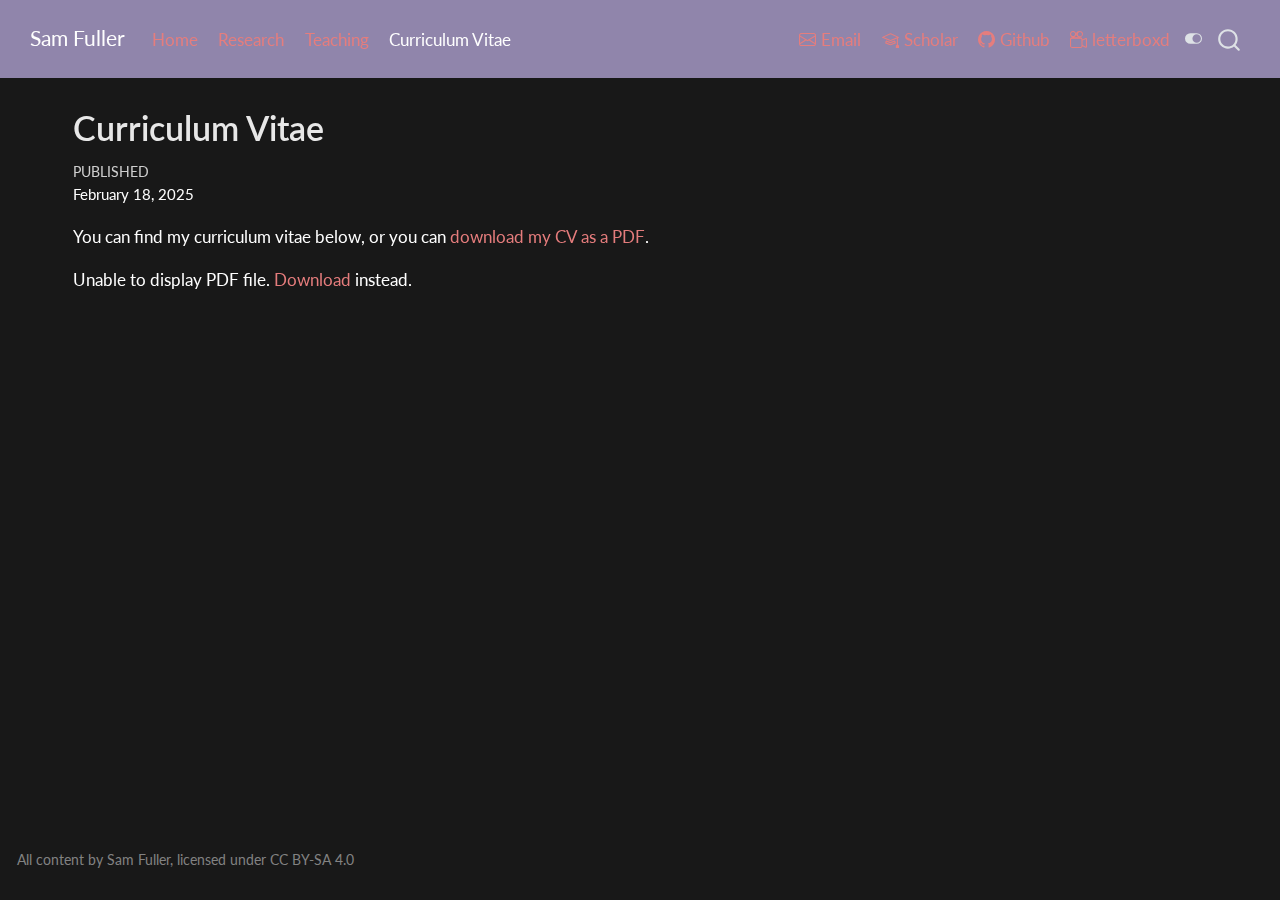
<file: docs/CV.html>
<!DOCTYPE html>
<html xmlns="http://www.w3.org/1999/xhtml" lang="en" xml:lang="en"><head>

<meta charset="utf-8">
<meta name="generator" content="quarto-1.5.57">

<meta name="viewport" content="width=device-width, initial-scale=1.0, user-scalable=yes">

<meta name="dcterms.date" content="2025-02-18">

<title>Curriculum Vitae – Sam Fuller</title>
<style>
code{white-space: pre-wrap;}
span.smallcaps{font-variant: small-caps;}
div.columns{display: flex; gap: min(4vw, 1.5em);}
div.column{flex: auto; overflow-x: auto;}
div.hanging-indent{margin-left: 1.5em; text-indent: -1.5em;}
ul.task-list{list-style: none;}
ul.task-list li input[type="checkbox"] {
  width: 0.8em;
  margin: 0 0.8em 0.2em -1em; /* quarto-specific, see https://github.com/quarto-dev/quarto-cli/issues/4556 */ 
  vertical-align: middle;
}
</style>


<script src="site_libs/quarto-nav/quarto-nav.js"></script>
<script src="site_libs/clipboard/clipboard.min.js"></script>
<script src="site_libs/quarto-search/autocomplete.umd.js"></script>
<script src="site_libs/quarto-search/fuse.min.js"></script>
<script src="site_libs/quarto-search/quarto-search.js"></script>
<meta name="quarto:offset" content="./">
<link href="./images/concept.png" rel="icon" type="image/png">
<script src="site_libs/quarto-html/quarto.js"></script>
<script src="site_libs/quarto-html/popper.min.js"></script>
<script src="site_libs/quarto-html/tippy.umd.min.js"></script>
<script src="site_libs/quarto-html/anchor.min.js"></script>
<link href="site_libs/quarto-html/tippy.css" rel="stylesheet">
<link href="site_libs/quarto-html/quarto-syntax-highlighting.css" rel="stylesheet" class="quarto-color-scheme" id="quarto-text-highlighting-styles">
<link href="site_libs/quarto-html/quarto-syntax-highlighting-dark.css" rel="stylesheet" class="quarto-color-scheme quarto-color-alternate" id="quarto-text-highlighting-styles">
<script src="site_libs/bootstrap/bootstrap.min.js"></script>
<link href="site_libs/bootstrap/bootstrap-icons.css" rel="stylesheet">
<link href="site_libs/bootstrap/bootstrap.min.css" rel="stylesheet" class="quarto-color-scheme" id="quarto-bootstrap" data-mode="light">
<link href="site_libs/bootstrap/bootstrap-dark.min.css" rel="stylesheet" class="quarto-color-scheme quarto-color-alternate" id="quarto-bootstrap" data-mode="dark">
<script id="quarto-search-options" type="application/json">{
  "location": "navbar",
  "copy-button": false,
  "collapse-after": 3,
  "panel-placement": "end",
  "type": "overlay",
  "limit": 50,
  "keyboard-shortcut": [
    "f",
    "/",
    "s"
  ],
  "show-item-context": false,
  "language": {
    "search-no-results-text": "No results",
    "search-matching-documents-text": "matching documents",
    "search-copy-link-title": "Copy link to search",
    "search-hide-matches-text": "Hide additional matches",
    "search-more-match-text": "more match in this document",
    "search-more-matches-text": "more matches in this document",
    "search-clear-button-title": "Clear",
    "search-text-placeholder": "",
    "search-detached-cancel-button-title": "Cancel",
    "search-submit-button-title": "Submit",
    "search-label": "Search"
  }
}</script>
<script async="" src="https://www.googletagmanager.com/gtag/js?id=G-61BW6TLKYX"></script>

<script type="text/javascript">

window.dataLayer = window.dataLayer || [];
function gtag(){dataLayer.push(arguments);}
gtag('js', new Date());
gtag('config', 'G-61BW6TLKYX', { 'anonymize_ip': true});
</script>


<link rel="stylesheet" href="style.css">
<meta property="og:title" content="Curriculum Vitae – Sam Fuller">
<meta property="og:description" content="">
<meta property="og:image" content="https://samjfuller.com/images/combined_plot.png">
<meta property="og:site_name" content="Sam Fuller, Political Scientist">
<meta property="og:image:height" content="1725">
<meta property="og:image:width" content="2497">
<meta name="twitter:title" content="Curriculum Vitae – Sam Fuller">
<meta name="twitter:description" content="">
<meta name="twitter:card" content="summary">
</head>

<body class="nav-fixed">

<div id="quarto-search-results"></div>
  <header id="quarto-header" class="headroom fixed-top">
    <nav class="navbar navbar-expand-lg " data-bs-theme="dark">
      <div class="navbar-container container-fluid">
      <div class="navbar-brand-container mx-auto">
    <a class="navbar-brand" href="./index.html">
    <span class="navbar-title">Sam Fuller</span>
    </a>
  </div>
            <div id="quarto-search" class="" title="Search"></div>
          <button class="navbar-toggler" type="button" data-bs-toggle="collapse" data-bs-target="#navbarCollapse" aria-controls="navbarCollapse" role="menu" aria-expanded="false" aria-label="Toggle navigation" onclick="if (window.quartoToggleHeadroom) { window.quartoToggleHeadroom(); }">
  <span class="navbar-toggler-icon"></span>
</button>
          <div class="collapse navbar-collapse" id="navbarCollapse">
            <ul class="navbar-nav navbar-nav-scroll me-auto">
  <li class="nav-item">
    <a class="nav-link" href="./index.html"> 
<span class="menu-text">Home</span></a>
  </li>  
  <li class="nav-item">
    <a class="nav-link" href="./research.html"> 
<span class="menu-text">Research</span></a>
  </li>  
  <li class="nav-item">
    <a class="nav-link" href="./teaching.html"> 
<span class="menu-text">Teaching</span></a>
  </li>  
  <li class="nav-item">
    <a class="nav-link active" href="./CV.html" aria-current="page"> 
<span class="menu-text">Curriculum Vitae</span></a>
  </li>  
</ul>
            <ul class="navbar-nav navbar-nav-scroll ms-auto">
  <li class="nav-item">
    <a class="nav-link" href="mailto:sfuller@fas.harvard.edu"> <i class="bi bi-envelope" role="img">
</i> 
<span class="menu-text">Email</span></a>
  </li>  
  <li class="nav-item">
    <a class="nav-link" href="https://scholar.google.com/citations?user=EAwVTAYAAAAJ&amp;hl=en&amp;oi=ao"> <i class="bi bi-mortarboard" role="img">
</i> 
<span class="menu-text">Scholar</span></a>
  </li>  
  <li class="nav-item">
    <a class="nav-link" href="https://github.com/samjfuller"> <i class="bi bi-github" role="img">
</i> 
<span class="menu-text">Github</span></a>
  </li>  
  <li class="nav-item">
    <a class="nav-link" href="https://letterboxd.com/sfmcrfuller/"> <i class="bi bi-camera-reels" role="img">
</i> 
<span class="menu-text">letterboxd</span></a>
  </li>  
</ul>
          </div> <!-- /navcollapse -->
            <div class="quarto-navbar-tools">
  <a href="" class="quarto-color-scheme-toggle quarto-navigation-tool  px-1" onclick="window.quartoToggleColorScheme(); return false;" title="Toggle dark mode"><i class="bi"></i></a>
</div>
      </div> <!-- /container-fluid -->
    </nav>
</header>
<!-- content -->
<div id="quarto-content" class="quarto-container page-columns page-rows-contents page-layout-full page-navbar">
<!-- sidebar -->
<!-- margin-sidebar -->
    <div id="quarto-margin-sidebar" class="sidebar margin-sidebar zindex-bottom">
        
    </div>
<!-- main -->
<main class="content column-page" id="quarto-document-content">

<header id="title-block-header" class="quarto-title-block default">
<div class="quarto-title">
<h1 class="title">Curriculum Vitae</h1>
</div>



<div class="quarto-title-meta column-page">

    
    <div>
    <div class="quarto-title-meta-heading">Published</div>
    <div class="quarto-title-meta-contents">
      <p class="date">February 18, 2025</p>
    </div>
  </div>
  
    
  </div>
  


</header>


<p>You can find my curriculum vitae below, or you can <a href="content/Fuller_CV_2_2025.pdf">download my CV as a PDF</a>.</p>
<p><object data="content/Fuller_CV_2_2025.pdf" type="application/pdf" width="800" height="1150"><p>Unable to display PDF file. <a href="content/Fuller_CV_2_2025.pdf">Download</a> instead.</p></object></p>



</main> <!-- /main -->
<script id="quarto-html-after-body" type="application/javascript">
window.document.addEventListener("DOMContentLoaded", function (event) {
  const toggleBodyColorMode = (bsSheetEl) => {
    const mode = bsSheetEl.getAttribute("data-mode");
    const bodyEl = window.document.querySelector("body");
    if (mode === "dark") {
      bodyEl.classList.add("quarto-dark");
      bodyEl.classList.remove("quarto-light");
    } else {
      bodyEl.classList.add("quarto-light");
      bodyEl.classList.remove("quarto-dark");
    }
  }
  const toggleBodyColorPrimary = () => {
    const bsSheetEl = window.document.querySelector("link#quarto-bootstrap");
    if (bsSheetEl) {
      toggleBodyColorMode(bsSheetEl);
    }
  }
  toggleBodyColorPrimary();  
  const disableStylesheet = (stylesheets) => {
    for (let i=0; i < stylesheets.length; i++) {
      const stylesheet = stylesheets[i];
      stylesheet.rel = 'prefetch';
    }
  }
  const enableStylesheet = (stylesheets) => {
    for (let i=0; i < stylesheets.length; i++) {
      const stylesheet = stylesheets[i];
      stylesheet.rel = 'stylesheet';
    }
  }
  const manageTransitions = (selector, allowTransitions) => {
    const els = window.document.querySelectorAll(selector);
    for (let i=0; i < els.length; i++) {
      const el = els[i];
      if (allowTransitions) {
        el.classList.remove('notransition');
      } else {
        el.classList.add('notransition');
      }
    }
  }
  const toggleGiscusIfUsed = (isAlternate, darkModeDefault) => {
    const baseTheme = document.querySelector('#giscus-base-theme')?.value ?? 'light';
    const alternateTheme = document.querySelector('#giscus-alt-theme')?.value ?? 'dark';
    let newTheme = '';
    if(darkModeDefault) {
      newTheme = isAlternate ? baseTheme : alternateTheme;
    } else {
      newTheme = isAlternate ? alternateTheme : baseTheme;
    }
    const changeGiscusTheme = () => {
      // From: https://github.com/giscus/giscus/issues/336
      const sendMessage = (message) => {
        const iframe = document.querySelector('iframe.giscus-frame');
        if (!iframe) return;
        iframe.contentWindow.postMessage({ giscus: message }, 'https://giscus.app');
      }
      sendMessage({
        setConfig: {
          theme: newTheme
        }
      });
    }
    const isGiscussLoaded = window.document.querySelector('iframe.giscus-frame') !== null;
    if (isGiscussLoaded) {
      changeGiscusTheme();
    }
  }
  const toggleColorMode = (alternate) => {
    // Switch the stylesheets
    const alternateStylesheets = window.document.querySelectorAll('link.quarto-color-scheme.quarto-color-alternate');
    manageTransitions('#quarto-margin-sidebar .nav-link', false);
    if (alternate) {
      enableStylesheet(alternateStylesheets);
      for (const sheetNode of alternateStylesheets) {
        if (sheetNode.id === "quarto-bootstrap") {
          toggleBodyColorMode(sheetNode);
        }
      }
    } else {
      disableStylesheet(alternateStylesheets);
      toggleBodyColorPrimary();
    }
    manageTransitions('#quarto-margin-sidebar .nav-link', true);
    // Switch the toggles
    const toggles = window.document.querySelectorAll('.quarto-color-scheme-toggle');
    for (let i=0; i < toggles.length; i++) {
      const toggle = toggles[i];
      if (toggle) {
        if (alternate) {
          toggle.classList.add("alternate");     
        } else {
          toggle.classList.remove("alternate");
        }
      }
    }
    // Hack to workaround the fact that safari doesn't
    // properly recolor the scrollbar when toggling (#1455)
    if (navigator.userAgent.indexOf('Safari') > 0 && navigator.userAgent.indexOf('Chrome') == -1) {
      manageTransitions("body", false);
      window.scrollTo(0, 1);
      setTimeout(() => {
        window.scrollTo(0, 0);
        manageTransitions("body", true);
      }, 40);  
    }
  }
  const isFileUrl = () => { 
    return window.location.protocol === 'file:';
  }
  const hasAlternateSentinel = () => {  
    let styleSentinel = getColorSchemeSentinel();
    if (styleSentinel !== null) {
      return styleSentinel === "alternate";
    } else {
      return false;
    }
  }
  const setStyleSentinel = (alternate) => {
    const value = alternate ? "alternate" : "default";
    if (!isFileUrl()) {
      window.localStorage.setItem("quarto-color-scheme", value);
    } else {
      localAlternateSentinel = value;
    }
  }
  const getColorSchemeSentinel = () => {
    if (!isFileUrl()) {
      const storageValue = window.localStorage.getItem("quarto-color-scheme");
      return storageValue != null ? storageValue : localAlternateSentinel;
    } else {
      return localAlternateSentinel;
    }
  }
  const darkModeDefault = true;
  let localAlternateSentinel = darkModeDefault ? 'alternate' : 'default';
  // Dark / light mode switch
  window.quartoToggleColorScheme = () => {
    // Read the current dark / light value 
    let toAlternate = !hasAlternateSentinel();
    toggleColorMode(toAlternate);
    setStyleSentinel(toAlternate);
    toggleGiscusIfUsed(toAlternate, darkModeDefault);
  };
  // Ensure there is a toggle, if there isn't float one in the top right
  if (window.document.querySelector('.quarto-color-scheme-toggle') === null) {
    const a = window.document.createElement('a');
    a.classList.add('top-right');
    a.classList.add('quarto-color-scheme-toggle');
    a.href = "";
    a.onclick = function() { try { window.quartoToggleColorScheme(); } catch {} return false; };
    const i = window.document.createElement("i");
    i.classList.add('bi');
    a.appendChild(i);
    window.document.body.appendChild(a);
  }
  // Switch to dark mode if need be
  if (hasAlternateSentinel()) {
    toggleColorMode(true);
  } else {
    toggleColorMode(false);
  }
  const icon = "";
  const anchorJS = new window.AnchorJS();
  anchorJS.options = {
    placement: 'right',
    icon: icon
  };
  anchorJS.add('.anchored');
  const isCodeAnnotation = (el) => {
    for (const clz of el.classList) {
      if (clz.startsWith('code-annotation-')) {                     
        return true;
      }
    }
    return false;
  }
  const onCopySuccess = function(e) {
    // button target
    const button = e.trigger;
    // don't keep focus
    button.blur();
    // flash "checked"
    button.classList.add('code-copy-button-checked');
    var currentTitle = button.getAttribute("title");
    button.setAttribute("title", "Copied!");
    let tooltip;
    if (window.bootstrap) {
      button.setAttribute("data-bs-toggle", "tooltip");
      button.setAttribute("data-bs-placement", "left");
      button.setAttribute("data-bs-title", "Copied!");
      tooltip = new bootstrap.Tooltip(button, 
        { trigger: "manual", 
          customClass: "code-copy-button-tooltip",
          offset: [0, -8]});
      tooltip.show();    
    }
    setTimeout(function() {
      if (tooltip) {
        tooltip.hide();
        button.removeAttribute("data-bs-title");
        button.removeAttribute("data-bs-toggle");
        button.removeAttribute("data-bs-placement");
      }
      button.setAttribute("title", currentTitle);
      button.classList.remove('code-copy-button-checked');
    }, 1000);
    // clear code selection
    e.clearSelection();
  }
  const getTextToCopy = function(trigger) {
      const codeEl = trigger.previousElementSibling.cloneNode(true);
      for (const childEl of codeEl.children) {
        if (isCodeAnnotation(childEl)) {
          childEl.remove();
        }
      }
      return codeEl.innerText;
  }
  const clipboard = new window.ClipboardJS('.code-copy-button:not([data-in-quarto-modal])', {
    text: getTextToCopy
  });
  clipboard.on('success', onCopySuccess);
  if (window.document.getElementById('quarto-embedded-source-code-modal')) {
    // For code content inside modals, clipBoardJS needs to be initialized with a container option
    // TODO: Check when it could be a function (https://github.com/zenorocha/clipboard.js/issues/860)
    const clipboardModal = new window.ClipboardJS('.code-copy-button[data-in-quarto-modal]', {
      text: getTextToCopy,
      container: window.document.getElementById('quarto-embedded-source-code-modal')
    });
    clipboardModal.on('success', onCopySuccess);
  }
    var localhostRegex = new RegExp(/^(?:http|https):\/\/localhost\:?[0-9]*\//);
    var mailtoRegex = new RegExp(/^mailto:/);
      var filterRegex = new RegExp("https:\/\/samjfuller\.com");
    var isInternal = (href) => {
        return filterRegex.test(href) || localhostRegex.test(href) || mailtoRegex.test(href);
    }
    // Inspect non-navigation links and adorn them if external
 	var links = window.document.querySelectorAll('a[href]:not(.nav-link):not(.navbar-brand):not(.toc-action):not(.sidebar-link):not(.sidebar-item-toggle):not(.pagination-link):not(.no-external):not([aria-hidden]):not(.dropdown-item):not(.quarto-navigation-tool):not(.about-link)');
    for (var i=0; i<links.length; i++) {
      const link = links[i];
      if (!isInternal(link.href)) {
        // undo the damage that might have been done by quarto-nav.js in the case of
        // links that we want to consider external
        if (link.dataset.originalHref !== undefined) {
          link.href = link.dataset.originalHref;
        }
      }
    }
  function tippyHover(el, contentFn, onTriggerFn, onUntriggerFn) {
    const config = {
      allowHTML: true,
      maxWidth: 500,
      delay: 100,
      arrow: false,
      appendTo: function(el) {
          return el.parentElement;
      },
      interactive: true,
      interactiveBorder: 10,
      theme: 'quarto',
      placement: 'bottom-start',
    };
    if (contentFn) {
      config.content = contentFn;
    }
    if (onTriggerFn) {
      config.onTrigger = onTriggerFn;
    }
    if (onUntriggerFn) {
      config.onUntrigger = onUntriggerFn;
    }
    window.tippy(el, config); 
  }
  const noterefs = window.document.querySelectorAll('a[role="doc-noteref"]');
  for (var i=0; i<noterefs.length; i++) {
    const ref = noterefs[i];
    tippyHover(ref, function() {
      // use id or data attribute instead here
      let href = ref.getAttribute('data-footnote-href') || ref.getAttribute('href');
      try { href = new URL(href).hash; } catch {}
      const id = href.replace(/^#\/?/, "");
      const note = window.document.getElementById(id);
      if (note) {
        return note.innerHTML;
      } else {
        return "";
      }
    });
  }
  const xrefs = window.document.querySelectorAll('a.quarto-xref');
  const processXRef = (id, note) => {
    // Strip column container classes
    const stripColumnClz = (el) => {
      el.classList.remove("page-full", "page-columns");
      if (el.children) {
        for (const child of el.children) {
          stripColumnClz(child);
        }
      }
    }
    stripColumnClz(note)
    if (id === null || id.startsWith('sec-')) {
      // Special case sections, only their first couple elements
      const container = document.createElement("div");
      if (note.children && note.children.length > 2) {
        container.appendChild(note.children[0].cloneNode(true));
        for (let i = 1; i < note.children.length; i++) {
          const child = note.children[i];
          if (child.tagName === "P" && child.innerText === "") {
            continue;
          } else {
            container.appendChild(child.cloneNode(true));
            break;
          }
        }
        if (window.Quarto?.typesetMath) {
          window.Quarto.typesetMath(container);
        }
        return container.innerHTML
      } else {
        if (window.Quarto?.typesetMath) {
          window.Quarto.typesetMath(note);
        }
        return note.innerHTML;
      }
    } else {
      // Remove any anchor links if they are present
      const anchorLink = note.querySelector('a.anchorjs-link');
      if (anchorLink) {
        anchorLink.remove();
      }
      if (window.Quarto?.typesetMath) {
        window.Quarto.typesetMath(note);
      }
      // TODO in 1.5, we should make sure this works without a callout special case
      if (note.classList.contains("callout")) {
        return note.outerHTML;
      } else {
        return note.innerHTML;
      }
    }
  }
  for (var i=0; i<xrefs.length; i++) {
    const xref = xrefs[i];
    tippyHover(xref, undefined, function(instance) {
      instance.disable();
      let url = xref.getAttribute('href');
      let hash = undefined; 
      if (url.startsWith('#')) {
        hash = url;
      } else {
        try { hash = new URL(url).hash; } catch {}
      }
      if (hash) {
        const id = hash.replace(/^#\/?/, "");
        const note = window.document.getElementById(id);
        if (note !== null) {
          try {
            const html = processXRef(id, note.cloneNode(true));
            instance.setContent(html);
          } finally {
            instance.enable();
            instance.show();
          }
        } else {
          // See if we can fetch this
          fetch(url.split('#')[0])
          .then(res => res.text())
          .then(html => {
            const parser = new DOMParser();
            const htmlDoc = parser.parseFromString(html, "text/html");
            const note = htmlDoc.getElementById(id);
            if (note !== null) {
              const html = processXRef(id, note);
              instance.setContent(html);
            } 
          }).finally(() => {
            instance.enable();
            instance.show();
          });
        }
      } else {
        // See if we can fetch a full url (with no hash to target)
        // This is a special case and we should probably do some content thinning / targeting
        fetch(url)
        .then(res => res.text())
        .then(html => {
          const parser = new DOMParser();
          const htmlDoc = parser.parseFromString(html, "text/html");
          const note = htmlDoc.querySelector('main.content');
          if (note !== null) {
            // This should only happen for chapter cross references
            // (since there is no id in the URL)
            // remove the first header
            if (note.children.length > 0 && note.children[0].tagName === "HEADER") {
              note.children[0].remove();
            }
            const html = processXRef(null, note);
            instance.setContent(html);
          } 
        }).finally(() => {
          instance.enable();
          instance.show();
        });
      }
    }, function(instance) {
    });
  }
      let selectedAnnoteEl;
      const selectorForAnnotation = ( cell, annotation) => {
        let cellAttr = 'data-code-cell="' + cell + '"';
        let lineAttr = 'data-code-annotation="' +  annotation + '"';
        const selector = 'span[' + cellAttr + '][' + lineAttr + ']';
        return selector;
      }
      const selectCodeLines = (annoteEl) => {
        const doc = window.document;
        const targetCell = annoteEl.getAttribute("data-target-cell");
        const targetAnnotation = annoteEl.getAttribute("data-target-annotation");
        const annoteSpan = window.document.querySelector(selectorForAnnotation(targetCell, targetAnnotation));
        const lines = annoteSpan.getAttribute("data-code-lines").split(",");
        const lineIds = lines.map((line) => {
          return targetCell + "-" + line;
        })
        let top = null;
        let height = null;
        let parent = null;
        if (lineIds.length > 0) {
            //compute the position of the single el (top and bottom and make a div)
            const el = window.document.getElementById(lineIds[0]);
            top = el.offsetTop;
            height = el.offsetHeight;
            parent = el.parentElement.parentElement;
          if (lineIds.length > 1) {
            const lastEl = window.document.getElementById(lineIds[lineIds.length - 1]);
            const bottom = lastEl.offsetTop + lastEl.offsetHeight;
            height = bottom - top;
          }
          if (top !== null && height !== null && parent !== null) {
            // cook up a div (if necessary) and position it 
            let div = window.document.getElementById("code-annotation-line-highlight");
            if (div === null) {
              div = window.document.createElement("div");
              div.setAttribute("id", "code-annotation-line-highlight");
              div.style.position = 'absolute';
              parent.appendChild(div);
            }
            div.style.top = top - 2 + "px";
            div.style.height = height + 4 + "px";
            div.style.left = 0;
            let gutterDiv = window.document.getElementById("code-annotation-line-highlight-gutter");
            if (gutterDiv === null) {
              gutterDiv = window.document.createElement("div");
              gutterDiv.setAttribute("id", "code-annotation-line-highlight-gutter");
              gutterDiv.style.position = 'absolute';
              const codeCell = window.document.getElementById(targetCell);
              const gutter = codeCell.querySelector('.code-annotation-gutter');
              gutter.appendChild(gutterDiv);
            }
            gutterDiv.style.top = top - 2 + "px";
            gutterDiv.style.height = height + 4 + "px";
          }
          selectedAnnoteEl = annoteEl;
        }
      };
      const unselectCodeLines = () => {
        const elementsIds = ["code-annotation-line-highlight", "code-annotation-line-highlight-gutter"];
        elementsIds.forEach((elId) => {
          const div = window.document.getElementById(elId);
          if (div) {
            div.remove();
          }
        });
        selectedAnnoteEl = undefined;
      };
        // Handle positioning of the toggle
    window.addEventListener(
      "resize",
      throttle(() => {
        elRect = undefined;
        if (selectedAnnoteEl) {
          selectCodeLines(selectedAnnoteEl);
        }
      }, 10)
    );
    function throttle(fn, ms) {
    let throttle = false;
    let timer;
      return (...args) => {
        if(!throttle) { // first call gets through
            fn.apply(this, args);
            throttle = true;
        } else { // all the others get throttled
            if(timer) clearTimeout(timer); // cancel #2
            timer = setTimeout(() => {
              fn.apply(this, args);
              timer = throttle = false;
            }, ms);
        }
      };
    }
      // Attach click handler to the DT
      const annoteDls = window.document.querySelectorAll('dt[data-target-cell]');
      for (const annoteDlNode of annoteDls) {
        annoteDlNode.addEventListener('click', (event) => {
          const clickedEl = event.target;
          if (clickedEl !== selectedAnnoteEl) {
            unselectCodeLines();
            const activeEl = window.document.querySelector('dt[data-target-cell].code-annotation-active');
            if (activeEl) {
              activeEl.classList.remove('code-annotation-active');
            }
            selectCodeLines(clickedEl);
            clickedEl.classList.add('code-annotation-active');
          } else {
            // Unselect the line
            unselectCodeLines();
            clickedEl.classList.remove('code-annotation-active');
          }
        });
      }
  const findCites = (el) => {
    const parentEl = el.parentElement;
    if (parentEl) {
      const cites = parentEl.dataset.cites;
      if (cites) {
        return {
          el,
          cites: cites.split(' ')
        };
      } else {
        return findCites(el.parentElement)
      }
    } else {
      return undefined;
    }
  };
  var bibliorefs = window.document.querySelectorAll('a[role="doc-biblioref"]');
  for (var i=0; i<bibliorefs.length; i++) {
    const ref = bibliorefs[i];
    const citeInfo = findCites(ref);
    if (citeInfo) {
      tippyHover(citeInfo.el, function() {
        var popup = window.document.createElement('div');
        citeInfo.cites.forEach(function(cite) {
          var citeDiv = window.document.createElement('div');
          citeDiv.classList.add('hanging-indent');
          citeDiv.classList.add('csl-entry');
          var biblioDiv = window.document.getElementById('ref-' + cite);
          if (biblioDiv) {
            citeDiv.innerHTML = biblioDiv.innerHTML;
          }
          popup.appendChild(citeDiv);
        });
        return popup.innerHTML;
      });
    }
  }
});
</script>
</div> <!-- /content -->
<footer class="footer">
  <div class="nav-footer">
    <div class="nav-footer-left">
<p>All content by Sam Fuller, licensed under <a href="https://creativecommons.org/licenses/by-sa/4.0/?ref=chooser-v1">CC BY-SA 4.0</a></p>
</div>   
    <div class="nav-footer-center">
      &nbsp;
    </div>
    <div class="nav-footer-right">
      &nbsp;
    </div>
  </div>
</footer>




</body></html>
</file>
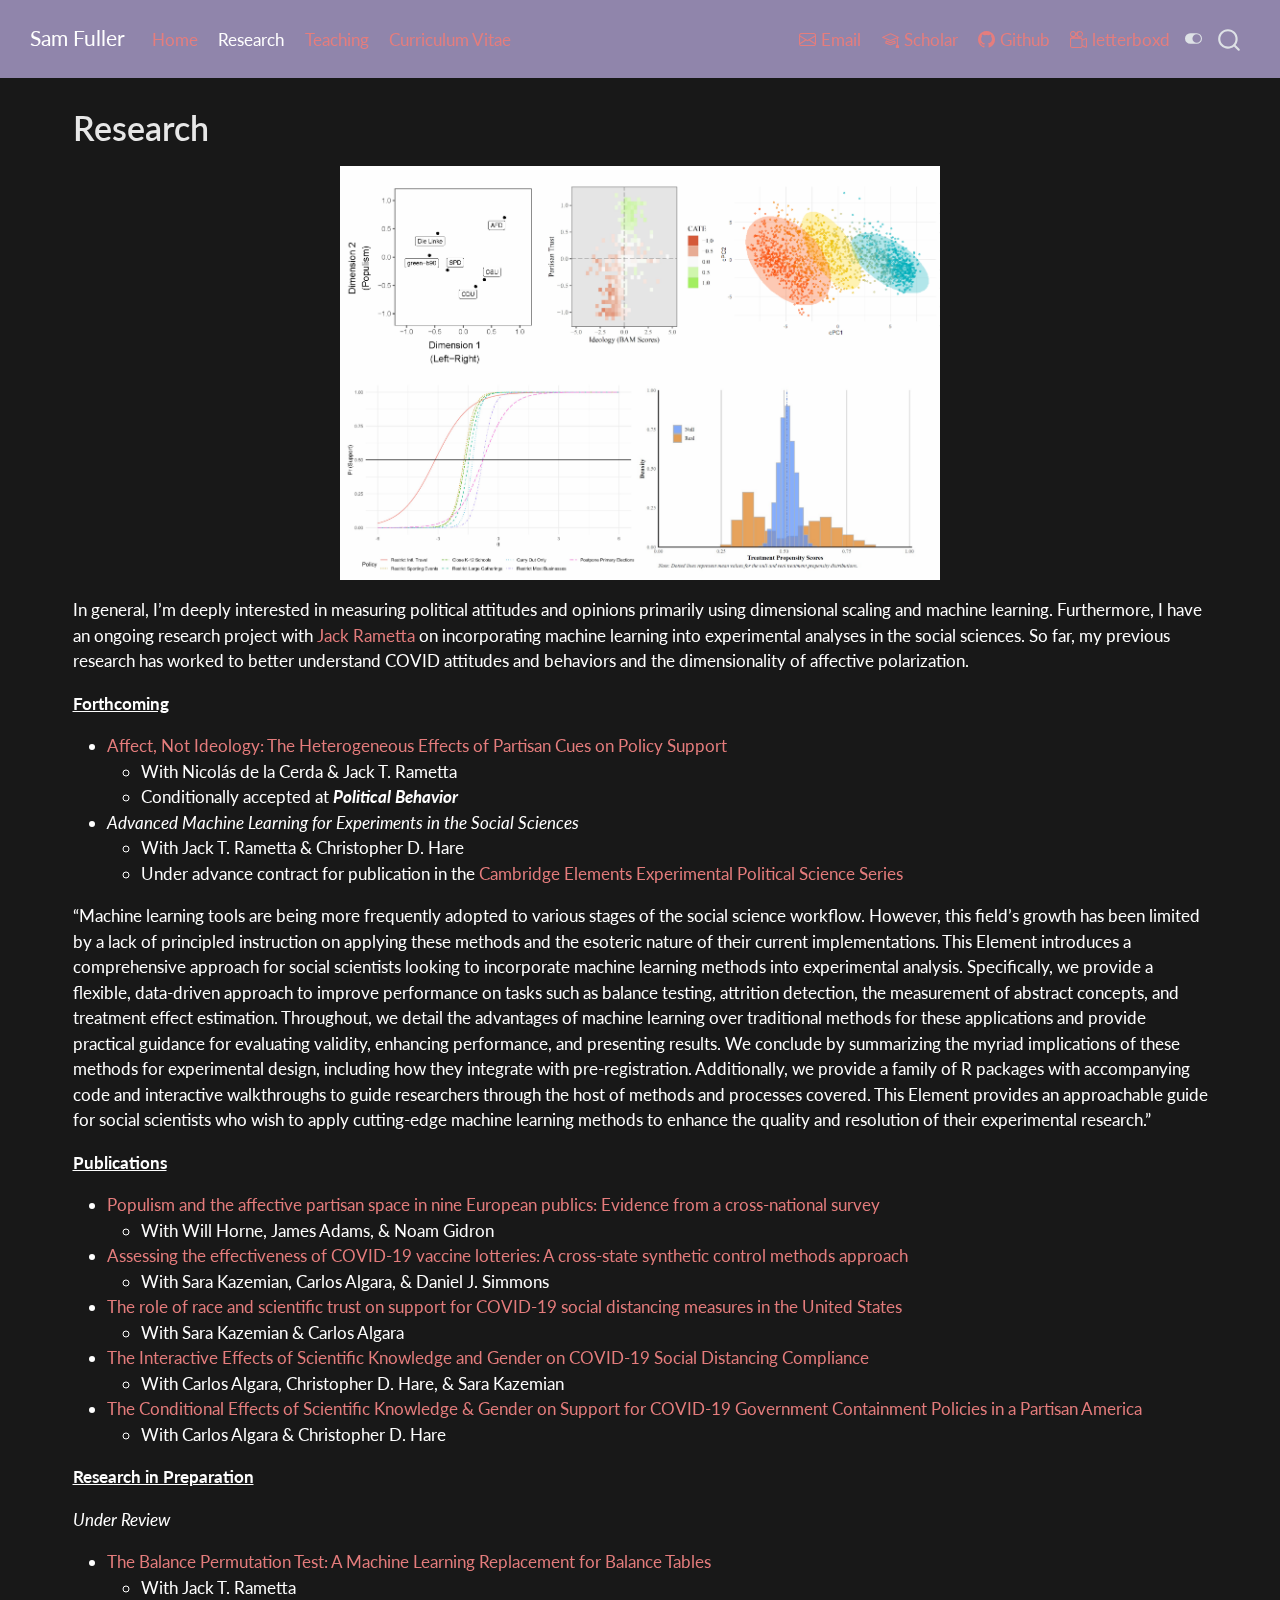
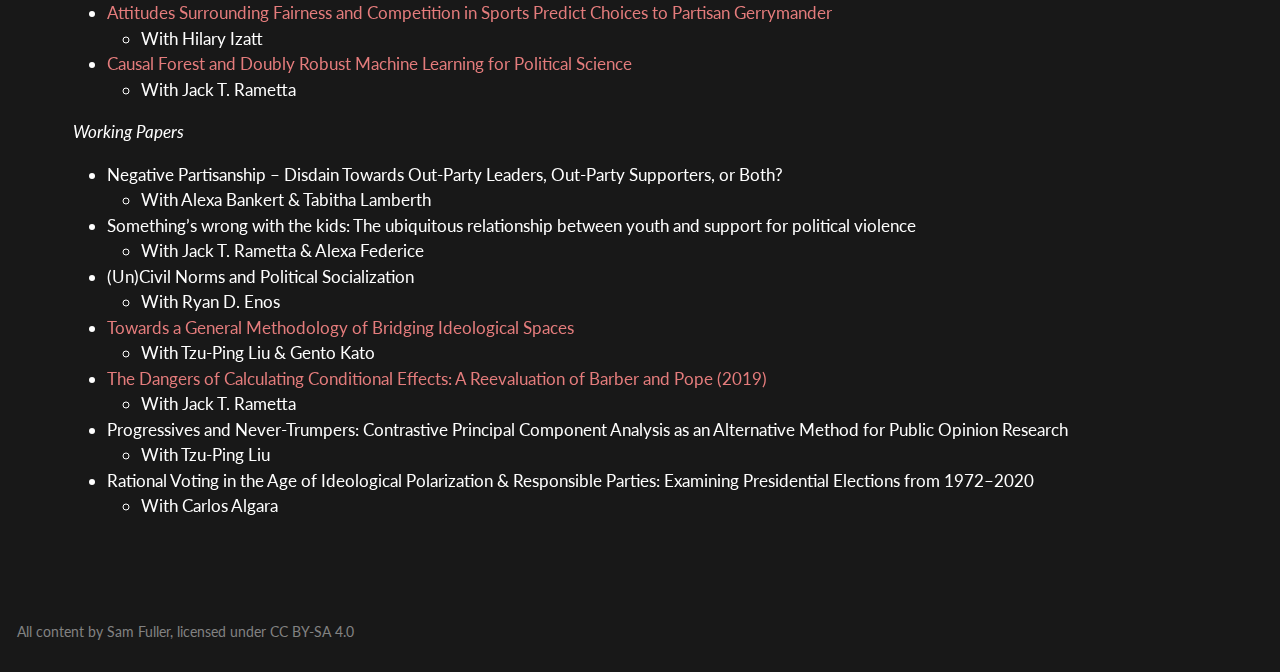
<file: docs/research.html>
<!DOCTYPE html>
<html xmlns="http://www.w3.org/1999/xhtml" lang="en" xml:lang="en"><head>

<meta charset="utf-8">
<meta name="generator" content="quarto-1.5.57">

<meta name="viewport" content="width=device-width, initial-scale=1.0, user-scalable=yes">


<title>Research – Sam Fuller</title>
<style>
code{white-space: pre-wrap;}
span.smallcaps{font-variant: small-caps;}
div.columns{display: flex; gap: min(4vw, 1.5em);}
div.column{flex: auto; overflow-x: auto;}
div.hanging-indent{margin-left: 1.5em; text-indent: -1.5em;}
ul.task-list{list-style: none;}
ul.task-list li input[type="checkbox"] {
  width: 0.8em;
  margin: 0 0.8em 0.2em -1em; /* quarto-specific, see https://github.com/quarto-dev/quarto-cli/issues/4556 */ 
  vertical-align: middle;
}
</style>


<script src="site_libs/quarto-nav/quarto-nav.js"></script>
<script src="site_libs/clipboard/clipboard.min.js"></script>
<script src="site_libs/quarto-search/autocomplete.umd.js"></script>
<script src="site_libs/quarto-search/fuse.min.js"></script>
<script src="site_libs/quarto-search/quarto-search.js"></script>
<meta name="quarto:offset" content="./">
<link href="./images/concept.png" rel="icon" type="image/png">
<script src="site_libs/quarto-html/quarto.js"></script>
<script src="site_libs/quarto-html/popper.min.js"></script>
<script src="site_libs/quarto-html/tippy.umd.min.js"></script>
<script src="site_libs/quarto-html/anchor.min.js"></script>
<link href="site_libs/quarto-html/tippy.css" rel="stylesheet">
<link href="site_libs/quarto-html/quarto-syntax-highlighting.css" rel="stylesheet" class="quarto-color-scheme" id="quarto-text-highlighting-styles">
<link href="site_libs/quarto-html/quarto-syntax-highlighting-dark.css" rel="stylesheet" class="quarto-color-scheme quarto-color-alternate" id="quarto-text-highlighting-styles">
<script src="site_libs/bootstrap/bootstrap.min.js"></script>
<link href="site_libs/bootstrap/bootstrap-icons.css" rel="stylesheet">
<link href="site_libs/bootstrap/bootstrap.min.css" rel="stylesheet" class="quarto-color-scheme" id="quarto-bootstrap" data-mode="light">
<link href="site_libs/bootstrap/bootstrap-dark.min.css" rel="stylesheet" class="quarto-color-scheme quarto-color-alternate" id="quarto-bootstrap" data-mode="dark">
<script id="quarto-search-options" type="application/json">{
  "location": "navbar",
  "copy-button": false,
  "collapse-after": 3,
  "panel-placement": "end",
  "type": "overlay",
  "limit": 50,
  "keyboard-shortcut": [
    "f",
    "/",
    "s"
  ],
  "show-item-context": false,
  "language": {
    "search-no-results-text": "No results",
    "search-matching-documents-text": "matching documents",
    "search-copy-link-title": "Copy link to search",
    "search-hide-matches-text": "Hide additional matches",
    "search-more-match-text": "more match in this document",
    "search-more-matches-text": "more matches in this document",
    "search-clear-button-title": "Clear",
    "search-text-placeholder": "",
    "search-detached-cancel-button-title": "Cancel",
    "search-submit-button-title": "Submit",
    "search-label": "Search"
  }
}</script>
<script async="" src="https://www.googletagmanager.com/gtag/js?id=G-61BW6TLKYX"></script>

<script type="text/javascript">

window.dataLayer = window.dataLayer || [];
function gtag(){dataLayer.push(arguments);}
gtag('js', new Date());
gtag('config', 'G-61BW6TLKYX', { 'anonymize_ip': true});
</script>


<link rel="stylesheet" href="style.css">
<meta property="og:title" content="Research – Sam Fuller">
<meta property="og:description" content="">
<meta property="og:image" content="https://samjfuller.com/images/combined_plot.png">
<meta property="og:site_name" content="Sam Fuller, Political Scientist">
<meta property="og:image:height" content="1725">
<meta property="og:image:width" content="2497">
<meta name="twitter:title" content="Research – Sam Fuller">
<meta name="twitter:description" content="">
<meta name="twitter:image" content="https://samjfuller.com/images/combined_plot.png">
<meta name="twitter:image-height" content="1725">
<meta name="twitter:image-width" content="2497">
<meta name="twitter:card" content="summary_large_image">
</head>

<body class="nav-fixed">

<div id="quarto-search-results"></div>
  <header id="quarto-header" class="headroom fixed-top">
    <nav class="navbar navbar-expand-lg " data-bs-theme="dark">
      <div class="navbar-container container-fluid">
      <div class="navbar-brand-container mx-auto">
    <a class="navbar-brand" href="./index.html">
    <span class="navbar-title">Sam Fuller</span>
    </a>
  </div>
            <div id="quarto-search" class="" title="Search"></div>
          <button class="navbar-toggler" type="button" data-bs-toggle="collapse" data-bs-target="#navbarCollapse" aria-controls="navbarCollapse" role="menu" aria-expanded="false" aria-label="Toggle navigation" onclick="if (window.quartoToggleHeadroom) { window.quartoToggleHeadroom(); }">
  <span class="navbar-toggler-icon"></span>
</button>
          <div class="collapse navbar-collapse" id="navbarCollapse">
            <ul class="navbar-nav navbar-nav-scroll me-auto">
  <li class="nav-item">
    <a class="nav-link" href="./index.html"> 
<span class="menu-text">Home</span></a>
  </li>  
  <li class="nav-item">
    <a class="nav-link active" href="./research.html" aria-current="page"> 
<span class="menu-text">Research</span></a>
  </li>  
  <li class="nav-item">
    <a class="nav-link" href="./teaching.html"> 
<span class="menu-text">Teaching</span></a>
  </li>  
  <li class="nav-item">
    <a class="nav-link" href="./CV.html"> 
<span class="menu-text">Curriculum Vitae</span></a>
  </li>  
</ul>
            <ul class="navbar-nav navbar-nav-scroll ms-auto">
  <li class="nav-item">
    <a class="nav-link" href="mailto:sfuller@fas.harvard.edu"> <i class="bi bi-envelope" role="img">
</i> 
<span class="menu-text">Email</span></a>
  </li>  
  <li class="nav-item">
    <a class="nav-link" href="https://scholar.google.com/citations?user=EAwVTAYAAAAJ&amp;hl=en&amp;oi=ao"> <i class="bi bi-mortarboard" role="img">
</i> 
<span class="menu-text">Scholar</span></a>
  </li>  
  <li class="nav-item">
    <a class="nav-link" href="https://github.com/samjfuller"> <i class="bi bi-github" role="img">
</i> 
<span class="menu-text">Github</span></a>
  </li>  
  <li class="nav-item">
    <a class="nav-link" href="https://letterboxd.com/sfmcrfuller/"> <i class="bi bi-camera-reels" role="img">
</i> 
<span class="menu-text">letterboxd</span></a>
  </li>  
</ul>
          </div> <!-- /navcollapse -->
            <div class="quarto-navbar-tools">
  <a href="" class="quarto-color-scheme-toggle quarto-navigation-tool  px-1" onclick="window.quartoToggleColorScheme(); return false;" title="Toggle dark mode"><i class="bi"></i></a>
</div>
      </div> <!-- /container-fluid -->
    </nav>
</header>
<!-- content -->
<div id="quarto-content" class="quarto-container page-columns page-rows-contents page-layout-full page-navbar">
<!-- sidebar -->
<!-- margin-sidebar -->
    <div id="quarto-margin-sidebar" class="sidebar margin-sidebar zindex-bottom">
        
    </div>
<!-- main -->
<main class="content column-page" id="quarto-document-content">

<header id="title-block-header" class="quarto-title-block default">
<div class="quarto-title">
<h1 class="title">Research</h1>
</div>



<div class="quarto-title-meta column-page">

    
  
    
  </div>
  


</header>


<p><img src=".\images/combined_plot.png" class="img-fluid" width="600"></p>
<p>In general, I’m deeply interested in measuring political attitudes and opinions primarily using dimensional scaling and machine learning. Furthermore, I have an ongoing research project with <a href="https://jackrametta.com/">Jack Rametta</a> on incorporating machine learning into experimental analyses in the social sciences. So far, my previous research has worked to better understand COVID attitudes and behaviors and the dimensionality of affective polarization.</p>
<p><u><strong>Forthcoming</strong></u></p>
<ul>
<li><a href="https://osf.io/preprints/osf/4k38a">Affect, Not Ideology: The Heterogeneous Effects of Partisan Cues on Policy Support</a>
<ul>
<li>With Nicolás de la Cerda &amp; Jack T. Rametta</li>
<li>Conditionally accepted at <strong><em>Political Behavior</em></strong></li>
</ul></li>
<li><em>Advanced Machine Learning for Experiments in the Social Sciences</em>
<ul>
<li>With Jack T. Rametta &amp; Christopher D. Hare</li>
<li>Under advance contract for publication in the <a href="https://www.cambridge.org/core/publications/elements/experimental-political-science">Cambridge Elements Experimental Political Science Series</a></li>
</ul></li>
</ul>
<p>“Machine learning tools are being more frequently adopted to various stages of the social science workflow. However, this field’s growth has been limited by a lack of principled instruction on applying these methods and the esoteric nature of their current implementations. This Element introduces a comprehensive approach for social scientists looking to incorporate machine learning methods into experimental analysis. Specifically, we provide a flexible, data-driven approach to improve performance on tasks such as balance testing, attrition detection, the measurement of abstract concepts, and treatment effect estimation. Throughout, we detail the advantages of machine learning over traditional methods for these applications and provide practical guidance for evaluating validity, enhancing performance, and presenting results. We conclude by summarizing the myriad implications of these methods for experimental design, including how they integrate with pre-registration. Additionally, we provide a family of R packages with accompanying code and interactive walkthroughs to guide researchers through the host of methods and processes covered. This Element provides an approachable guide for social scientists who wish to apply cutting-edge machine learning methods to enhance the quality and resolution of their experimental research.”</p>
<p><u><strong>Publications</strong></u></p>
<ul>
<li><a href="https://www.frontiersin.org/articles/10.3389/fpos.2022.984238/full">Populism and the affective partisan space in nine European publics: Evidence from a cross-national survey</a>
<ul>
<li>With Will Horne, James Adams, &amp; Noam Gidron</li>
</ul></li>
<li><a href="https://journals.plos.org/plosone/article?id=10.1371/journal.pone.0274374">Assessing the effectiveness of COVID-19 vaccine lotteries: A cross-state synthetic control methods approach</a>
<ul>
<li>With Sara Kazemian, Carlos Algara, &amp; Daniel J. Simmons</li>
</ul></li>
<li><a href="https://journals.plos.org/plosone/article?id=10.1371/journal.pone.0254127">The role of race and scientific trust on support for COVID-19 social distancing measures in the United States</a>
<ul>
<li>With Sara Kazemian &amp; Carlos Algara</li>
</ul></li>
<li><a href="https://onlinelibrary.wiley.com/doi/full/10.1111/ssqu.12894?casa_token=6e7Z-ZCUfysAAAAA%3A7yZfCaBB6TX6sbWXZlMGrZmmcDZlneO3w7sWqCka2PjzZCXBlOI7ghtgfxdz9DOPDZVwhv7wRajHJfi4">The Interactive Effects of Scientific Knowledge and Gender on COVID‐19 Social Distancing Compliance</a>
<ul>
<li>With Carlos Algara, Christopher D. Hare, &amp; Sara Kazemian</li>
</ul></li>
<li><a href="https://www.cambridge.org/core/journals/politics-and-gender/article/conditional-effect-of-scientific-knowledge-and-gender-on-support-for-covid19-government-containment-policies-in-a-partisan-america/C4AEB27D4046433749A883941AC74809">The Conditional Effects of Scientific Knowledge &amp; Gender on Support for COVID-19 Government Containment Policies in a Partisan America</a>
<ul>
<li>With Carlos Algara &amp; Christopher D. Hare</li>
</ul></li>
</ul>
<p><u><strong>Research in Preparation</strong></u></p>
<!-- *Revise & Resubmit* -->
<p><em>Under Review</em></p>
<ul>
<li><a href="https://osf.io/preprints/osf/xcwt9">The Balance Permutation Test: A Machine Learning Replacement for Balance Tables</a>
<ul>
<li>With Jack T. Rametta</li>
</ul></li>
<li><a href="https://osf.io/preprints/osf/bex4z">Attitudes Surrounding Fairness and Competition in Sports Predict Choices to Partisan Gerrymander</a>
<ul>
<li>With Hilary Izatt</li>
</ul></li>
<li><a href="https://osf.io/preprints/osf/nm9de">Causal Forest and Doubly Robust Machine Learning for Political Science</a>
<ul>
<li>With Jack T. Rametta</li>
</ul></li>
</ul>
<p><em>Working Papers</em></p>
<ul>
<li>Negative Partisanship – Disdain Towards Out-Party Leaders, Out-Party Supporters, or Both?
<ul>
<li>With Alexa Bankert &amp; Tabitha Lamberth</li>
</ul></li>
<li>Something’s wrong with the kids: The ubiquitous relationship between youth and support for political violence
<ul>
<li>With Jack T. Rametta &amp; Alexa Federice</li>
</ul></li>
<li>(Un)Civil Norms and Political Socialization
<ul>
<li>With Ryan D. Enos</li>
</ul></li>
<li><a href="https://www.researchgate.net/publication/343736604_Towards_a_General_Methodology_of_Bridging_Ideological_Spaces">Towards a General Methodology of Bridging Ideological Spaces</a>
<ul>
<li>With Tzu-Ping Liu &amp; Gento Kato</li>
</ul></li>
<li><a href="https://osf.io/preprints/osf/hwzsu">The Dangers of Calculating Conditional Effects: A Reevaluation of Barber and Pope (2019)</a>
<ul>
<li>With Jack T. Rametta</li>
</ul></li>
<li>Progressives and Never-Trumpers: Contrastive Principal Component Analysis as an Alternative Method for Public Opinion Research
<ul>
<li>With Tzu-Ping Liu</li>
</ul></li>
<li>Rational Voting in the Age of Ideological Polarization &amp; Responsible Parties: Examining Presidential Elections from 1972–2020
<ul>
<li>With Carlos Algara</li>
</ul></li>
</ul>



</main> <!-- /main -->
<script id="quarto-html-after-body" type="application/javascript">
window.document.addEventListener("DOMContentLoaded", function (event) {
  const toggleBodyColorMode = (bsSheetEl) => {
    const mode = bsSheetEl.getAttribute("data-mode");
    const bodyEl = window.document.querySelector("body");
    if (mode === "dark") {
      bodyEl.classList.add("quarto-dark");
      bodyEl.classList.remove("quarto-light");
    } else {
      bodyEl.classList.add("quarto-light");
      bodyEl.classList.remove("quarto-dark");
    }
  }
  const toggleBodyColorPrimary = () => {
    const bsSheetEl = window.document.querySelector("link#quarto-bootstrap");
    if (bsSheetEl) {
      toggleBodyColorMode(bsSheetEl);
    }
  }
  toggleBodyColorPrimary();  
  const disableStylesheet = (stylesheets) => {
    for (let i=0; i < stylesheets.length; i++) {
      const stylesheet = stylesheets[i];
      stylesheet.rel = 'prefetch';
    }
  }
  const enableStylesheet = (stylesheets) => {
    for (let i=0; i < stylesheets.length; i++) {
      const stylesheet = stylesheets[i];
      stylesheet.rel = 'stylesheet';
    }
  }
  const manageTransitions = (selector, allowTransitions) => {
    const els = window.document.querySelectorAll(selector);
    for (let i=0; i < els.length; i++) {
      const el = els[i];
      if (allowTransitions) {
        el.classList.remove('notransition');
      } else {
        el.classList.add('notransition');
      }
    }
  }
  const toggleGiscusIfUsed = (isAlternate, darkModeDefault) => {
    const baseTheme = document.querySelector('#giscus-base-theme')?.value ?? 'light';
    const alternateTheme = document.querySelector('#giscus-alt-theme')?.value ?? 'dark';
    let newTheme = '';
    if(darkModeDefault) {
      newTheme = isAlternate ? baseTheme : alternateTheme;
    } else {
      newTheme = isAlternate ? alternateTheme : baseTheme;
    }
    const changeGiscusTheme = () => {
      // From: https://github.com/giscus/giscus/issues/336
      const sendMessage = (message) => {
        const iframe = document.querySelector('iframe.giscus-frame');
        if (!iframe) return;
        iframe.contentWindow.postMessage({ giscus: message }, 'https://giscus.app');
      }
      sendMessage({
        setConfig: {
          theme: newTheme
        }
      });
    }
    const isGiscussLoaded = window.document.querySelector('iframe.giscus-frame') !== null;
    if (isGiscussLoaded) {
      changeGiscusTheme();
    }
  }
  const toggleColorMode = (alternate) => {
    // Switch the stylesheets
    const alternateStylesheets = window.document.querySelectorAll('link.quarto-color-scheme.quarto-color-alternate');
    manageTransitions('#quarto-margin-sidebar .nav-link', false);
    if (alternate) {
      enableStylesheet(alternateStylesheets);
      for (const sheetNode of alternateStylesheets) {
        if (sheetNode.id === "quarto-bootstrap") {
          toggleBodyColorMode(sheetNode);
        }
      }
    } else {
      disableStylesheet(alternateStylesheets);
      toggleBodyColorPrimary();
    }
    manageTransitions('#quarto-margin-sidebar .nav-link', true);
    // Switch the toggles
    const toggles = window.document.querySelectorAll('.quarto-color-scheme-toggle');
    for (let i=0; i < toggles.length; i++) {
      const toggle = toggles[i];
      if (toggle) {
        if (alternate) {
          toggle.classList.add("alternate");     
        } else {
          toggle.classList.remove("alternate");
        }
      }
    }
    // Hack to workaround the fact that safari doesn't
    // properly recolor the scrollbar when toggling (#1455)
    if (navigator.userAgent.indexOf('Safari') > 0 && navigator.userAgent.indexOf('Chrome') == -1) {
      manageTransitions("body", false);
      window.scrollTo(0, 1);
      setTimeout(() => {
        window.scrollTo(0, 0);
        manageTransitions("body", true);
      }, 40);  
    }
  }
  const isFileUrl = () => { 
    return window.location.protocol === 'file:';
  }
  const hasAlternateSentinel = () => {  
    let styleSentinel = getColorSchemeSentinel();
    if (styleSentinel !== null) {
      return styleSentinel === "alternate";
    } else {
      return false;
    }
  }
  const setStyleSentinel = (alternate) => {
    const value = alternate ? "alternate" : "default";
    if (!isFileUrl()) {
      window.localStorage.setItem("quarto-color-scheme", value);
    } else {
      localAlternateSentinel = value;
    }
  }
  const getColorSchemeSentinel = () => {
    if (!isFileUrl()) {
      const storageValue = window.localStorage.getItem("quarto-color-scheme");
      return storageValue != null ? storageValue : localAlternateSentinel;
    } else {
      return localAlternateSentinel;
    }
  }
  const darkModeDefault = true;
  let localAlternateSentinel = darkModeDefault ? 'alternate' : 'default';
  // Dark / light mode switch
  window.quartoToggleColorScheme = () => {
    // Read the current dark / light value 
    let toAlternate = !hasAlternateSentinel();
    toggleColorMode(toAlternate);
    setStyleSentinel(toAlternate);
    toggleGiscusIfUsed(toAlternate, darkModeDefault);
  };
  // Ensure there is a toggle, if there isn't float one in the top right
  if (window.document.querySelector('.quarto-color-scheme-toggle') === null) {
    const a = window.document.createElement('a');
    a.classList.add('top-right');
    a.classList.add('quarto-color-scheme-toggle');
    a.href = "";
    a.onclick = function() { try { window.quartoToggleColorScheme(); } catch {} return false; };
    const i = window.document.createElement("i");
    i.classList.add('bi');
    a.appendChild(i);
    window.document.body.appendChild(a);
  }
  // Switch to dark mode if need be
  if (hasAlternateSentinel()) {
    toggleColorMode(true);
  } else {
    toggleColorMode(false);
  }
  const icon = "";
  const anchorJS = new window.AnchorJS();
  anchorJS.options = {
    placement: 'right',
    icon: icon
  };
  anchorJS.add('.anchored');
  const isCodeAnnotation = (el) => {
    for (const clz of el.classList) {
      if (clz.startsWith('code-annotation-')) {                     
        return true;
      }
    }
    return false;
  }
  const onCopySuccess = function(e) {
    // button target
    const button = e.trigger;
    // don't keep focus
    button.blur();
    // flash "checked"
    button.classList.add('code-copy-button-checked');
    var currentTitle = button.getAttribute("title");
    button.setAttribute("title", "Copied!");
    let tooltip;
    if (window.bootstrap) {
      button.setAttribute("data-bs-toggle", "tooltip");
      button.setAttribute("data-bs-placement", "left");
      button.setAttribute("data-bs-title", "Copied!");
      tooltip = new bootstrap.Tooltip(button, 
        { trigger: "manual", 
          customClass: "code-copy-button-tooltip",
          offset: [0, -8]});
      tooltip.show();    
    }
    setTimeout(function() {
      if (tooltip) {
        tooltip.hide();
        button.removeAttribute("data-bs-title");
        button.removeAttribute("data-bs-toggle");
        button.removeAttribute("data-bs-placement");
      }
      button.setAttribute("title", currentTitle);
      button.classList.remove('code-copy-button-checked');
    }, 1000);
    // clear code selection
    e.clearSelection();
  }
  const getTextToCopy = function(trigger) {
      const codeEl = trigger.previousElementSibling.cloneNode(true);
      for (const childEl of codeEl.children) {
        if (isCodeAnnotation(childEl)) {
          childEl.remove();
        }
      }
      return codeEl.innerText;
  }
  const clipboard = new window.ClipboardJS('.code-copy-button:not([data-in-quarto-modal])', {
    text: getTextToCopy
  });
  clipboard.on('success', onCopySuccess);
  if (window.document.getElementById('quarto-embedded-source-code-modal')) {
    // For code content inside modals, clipBoardJS needs to be initialized with a container option
    // TODO: Check when it could be a function (https://github.com/zenorocha/clipboard.js/issues/860)
    const clipboardModal = new window.ClipboardJS('.code-copy-button[data-in-quarto-modal]', {
      text: getTextToCopy,
      container: window.document.getElementById('quarto-embedded-source-code-modal')
    });
    clipboardModal.on('success', onCopySuccess);
  }
    var localhostRegex = new RegExp(/^(?:http|https):\/\/localhost\:?[0-9]*\//);
    var mailtoRegex = new RegExp(/^mailto:/);
      var filterRegex = new RegExp("https:\/\/samjfuller\.com");
    var isInternal = (href) => {
        return filterRegex.test(href) || localhostRegex.test(href) || mailtoRegex.test(href);
    }
    // Inspect non-navigation links and adorn them if external
 	var links = window.document.querySelectorAll('a[href]:not(.nav-link):not(.navbar-brand):not(.toc-action):not(.sidebar-link):not(.sidebar-item-toggle):not(.pagination-link):not(.no-external):not([aria-hidden]):not(.dropdown-item):not(.quarto-navigation-tool):not(.about-link)');
    for (var i=0; i<links.length; i++) {
      const link = links[i];
      if (!isInternal(link.href)) {
        // undo the damage that might have been done by quarto-nav.js in the case of
        // links that we want to consider external
        if (link.dataset.originalHref !== undefined) {
          link.href = link.dataset.originalHref;
        }
      }
    }
  function tippyHover(el, contentFn, onTriggerFn, onUntriggerFn) {
    const config = {
      allowHTML: true,
      maxWidth: 500,
      delay: 100,
      arrow: false,
      appendTo: function(el) {
          return el.parentElement;
      },
      interactive: true,
      interactiveBorder: 10,
      theme: 'quarto',
      placement: 'bottom-start',
    };
    if (contentFn) {
      config.content = contentFn;
    }
    if (onTriggerFn) {
      config.onTrigger = onTriggerFn;
    }
    if (onUntriggerFn) {
      config.onUntrigger = onUntriggerFn;
    }
    window.tippy(el, config); 
  }
  const noterefs = window.document.querySelectorAll('a[role="doc-noteref"]');
  for (var i=0; i<noterefs.length; i++) {
    const ref = noterefs[i];
    tippyHover(ref, function() {
      // use id or data attribute instead here
      let href = ref.getAttribute('data-footnote-href') || ref.getAttribute('href');
      try { href = new URL(href).hash; } catch {}
      const id = href.replace(/^#\/?/, "");
      const note = window.document.getElementById(id);
      if (note) {
        return note.innerHTML;
      } else {
        return "";
      }
    });
  }
  const xrefs = window.document.querySelectorAll('a.quarto-xref');
  const processXRef = (id, note) => {
    // Strip column container classes
    const stripColumnClz = (el) => {
      el.classList.remove("page-full", "page-columns");
      if (el.children) {
        for (const child of el.children) {
          stripColumnClz(child);
        }
      }
    }
    stripColumnClz(note)
    if (id === null || id.startsWith('sec-')) {
      // Special case sections, only their first couple elements
      const container = document.createElement("div");
      if (note.children && note.children.length > 2) {
        container.appendChild(note.children[0].cloneNode(true));
        for (let i = 1; i < note.children.length; i++) {
          const child = note.children[i];
          if (child.tagName === "P" && child.innerText === "") {
            continue;
          } else {
            container.appendChild(child.cloneNode(true));
            break;
          }
        }
        if (window.Quarto?.typesetMath) {
          window.Quarto.typesetMath(container);
        }
        return container.innerHTML
      } else {
        if (window.Quarto?.typesetMath) {
          window.Quarto.typesetMath(note);
        }
        return note.innerHTML;
      }
    } else {
      // Remove any anchor links if they are present
      const anchorLink = note.querySelector('a.anchorjs-link');
      if (anchorLink) {
        anchorLink.remove();
      }
      if (window.Quarto?.typesetMath) {
        window.Quarto.typesetMath(note);
      }
      // TODO in 1.5, we should make sure this works without a callout special case
      if (note.classList.contains("callout")) {
        return note.outerHTML;
      } else {
        return note.innerHTML;
      }
    }
  }
  for (var i=0; i<xrefs.length; i++) {
    const xref = xrefs[i];
    tippyHover(xref, undefined, function(instance) {
      instance.disable();
      let url = xref.getAttribute('href');
      let hash = undefined; 
      if (url.startsWith('#')) {
        hash = url;
      } else {
        try { hash = new URL(url).hash; } catch {}
      }
      if (hash) {
        const id = hash.replace(/^#\/?/, "");
        const note = window.document.getElementById(id);
        if (note !== null) {
          try {
            const html = processXRef(id, note.cloneNode(true));
            instance.setContent(html);
          } finally {
            instance.enable();
            instance.show();
          }
        } else {
          // See if we can fetch this
          fetch(url.split('#')[0])
          .then(res => res.text())
          .then(html => {
            const parser = new DOMParser();
            const htmlDoc = parser.parseFromString(html, "text/html");
            const note = htmlDoc.getElementById(id);
            if (note !== null) {
              const html = processXRef(id, note);
              instance.setContent(html);
            } 
          }).finally(() => {
            instance.enable();
            instance.show();
          });
        }
      } else {
        // See if we can fetch a full url (with no hash to target)
        // This is a special case and we should probably do some content thinning / targeting
        fetch(url)
        .then(res => res.text())
        .then(html => {
          const parser = new DOMParser();
          const htmlDoc = parser.parseFromString(html, "text/html");
          const note = htmlDoc.querySelector('main.content');
          if (note !== null) {
            // This should only happen for chapter cross references
            // (since there is no id in the URL)
            // remove the first header
            if (note.children.length > 0 && note.children[0].tagName === "HEADER") {
              note.children[0].remove();
            }
            const html = processXRef(null, note);
            instance.setContent(html);
          } 
        }).finally(() => {
          instance.enable();
          instance.show();
        });
      }
    }, function(instance) {
    });
  }
      let selectedAnnoteEl;
      const selectorForAnnotation = ( cell, annotation) => {
        let cellAttr = 'data-code-cell="' + cell + '"';
        let lineAttr = 'data-code-annotation="' +  annotation + '"';
        const selector = 'span[' + cellAttr + '][' + lineAttr + ']';
        return selector;
      }
      const selectCodeLines = (annoteEl) => {
        const doc = window.document;
        const targetCell = annoteEl.getAttribute("data-target-cell");
        const targetAnnotation = annoteEl.getAttribute("data-target-annotation");
        const annoteSpan = window.document.querySelector(selectorForAnnotation(targetCell, targetAnnotation));
        const lines = annoteSpan.getAttribute("data-code-lines").split(",");
        const lineIds = lines.map((line) => {
          return targetCell + "-" + line;
        })
        let top = null;
        let height = null;
        let parent = null;
        if (lineIds.length > 0) {
            //compute the position of the single el (top and bottom and make a div)
            const el = window.document.getElementById(lineIds[0]);
            top = el.offsetTop;
            height = el.offsetHeight;
            parent = el.parentElement.parentElement;
          if (lineIds.length > 1) {
            const lastEl = window.document.getElementById(lineIds[lineIds.length - 1]);
            const bottom = lastEl.offsetTop + lastEl.offsetHeight;
            height = bottom - top;
          }
          if (top !== null && height !== null && parent !== null) {
            // cook up a div (if necessary) and position it 
            let div = window.document.getElementById("code-annotation-line-highlight");
            if (div === null) {
              div = window.document.createElement("div");
              div.setAttribute("id", "code-annotation-line-highlight");
              div.style.position = 'absolute';
              parent.appendChild(div);
            }
            div.style.top = top - 2 + "px";
            div.style.height = height + 4 + "px";
            div.style.left = 0;
            let gutterDiv = window.document.getElementById("code-annotation-line-highlight-gutter");
            if (gutterDiv === null) {
              gutterDiv = window.document.createElement("div");
              gutterDiv.setAttribute("id", "code-annotation-line-highlight-gutter");
              gutterDiv.style.position = 'absolute';
              const codeCell = window.document.getElementById(targetCell);
              const gutter = codeCell.querySelector('.code-annotation-gutter');
              gutter.appendChild(gutterDiv);
            }
            gutterDiv.style.top = top - 2 + "px";
            gutterDiv.style.height = height + 4 + "px";
          }
          selectedAnnoteEl = annoteEl;
        }
      };
      const unselectCodeLines = () => {
        const elementsIds = ["code-annotation-line-highlight", "code-annotation-line-highlight-gutter"];
        elementsIds.forEach((elId) => {
          const div = window.document.getElementById(elId);
          if (div) {
            div.remove();
          }
        });
        selectedAnnoteEl = undefined;
      };
        // Handle positioning of the toggle
    window.addEventListener(
      "resize",
      throttle(() => {
        elRect = undefined;
        if (selectedAnnoteEl) {
          selectCodeLines(selectedAnnoteEl);
        }
      }, 10)
    );
    function throttle(fn, ms) {
    let throttle = false;
    let timer;
      return (...args) => {
        if(!throttle) { // first call gets through
            fn.apply(this, args);
            throttle = true;
        } else { // all the others get throttled
            if(timer) clearTimeout(timer); // cancel #2
            timer = setTimeout(() => {
              fn.apply(this, args);
              timer = throttle = false;
            }, ms);
        }
      };
    }
      // Attach click handler to the DT
      const annoteDls = window.document.querySelectorAll('dt[data-target-cell]');
      for (const annoteDlNode of annoteDls) {
        annoteDlNode.addEventListener('click', (event) => {
          const clickedEl = event.target;
          if (clickedEl !== selectedAnnoteEl) {
            unselectCodeLines();
            const activeEl = window.document.querySelector('dt[data-target-cell].code-annotation-active');
            if (activeEl) {
              activeEl.classList.remove('code-annotation-active');
            }
            selectCodeLines(clickedEl);
            clickedEl.classList.add('code-annotation-active');
          } else {
            // Unselect the line
            unselectCodeLines();
            clickedEl.classList.remove('code-annotation-active');
          }
        });
      }
  const findCites = (el) => {
    const parentEl = el.parentElement;
    if (parentEl) {
      const cites = parentEl.dataset.cites;
      if (cites) {
        return {
          el,
          cites: cites.split(' ')
        };
      } else {
        return findCites(el.parentElement)
      }
    } else {
      return undefined;
    }
  };
  var bibliorefs = window.document.querySelectorAll('a[role="doc-biblioref"]');
  for (var i=0; i<bibliorefs.length; i++) {
    const ref = bibliorefs[i];
    const citeInfo = findCites(ref);
    if (citeInfo) {
      tippyHover(citeInfo.el, function() {
        var popup = window.document.createElement('div');
        citeInfo.cites.forEach(function(cite) {
          var citeDiv = window.document.createElement('div');
          citeDiv.classList.add('hanging-indent');
          citeDiv.classList.add('csl-entry');
          var biblioDiv = window.document.getElementById('ref-' + cite);
          if (biblioDiv) {
            citeDiv.innerHTML = biblioDiv.innerHTML;
          }
          popup.appendChild(citeDiv);
        });
        return popup.innerHTML;
      });
    }
  }
});
</script>
</div> <!-- /content -->
<footer class="footer">
  <div class="nav-footer">
    <div class="nav-footer-left">
<p>All content by Sam Fuller, licensed under <a href="https://creativecommons.org/licenses/by-sa/4.0/?ref=chooser-v1">CC BY-SA 4.0</a></p>
</div>   
    <div class="nav-footer-center">
      &nbsp;
    </div>
    <div class="nav-footer-right">
      &nbsp;
    </div>
  </div>
</footer>




</body></html>
</file>
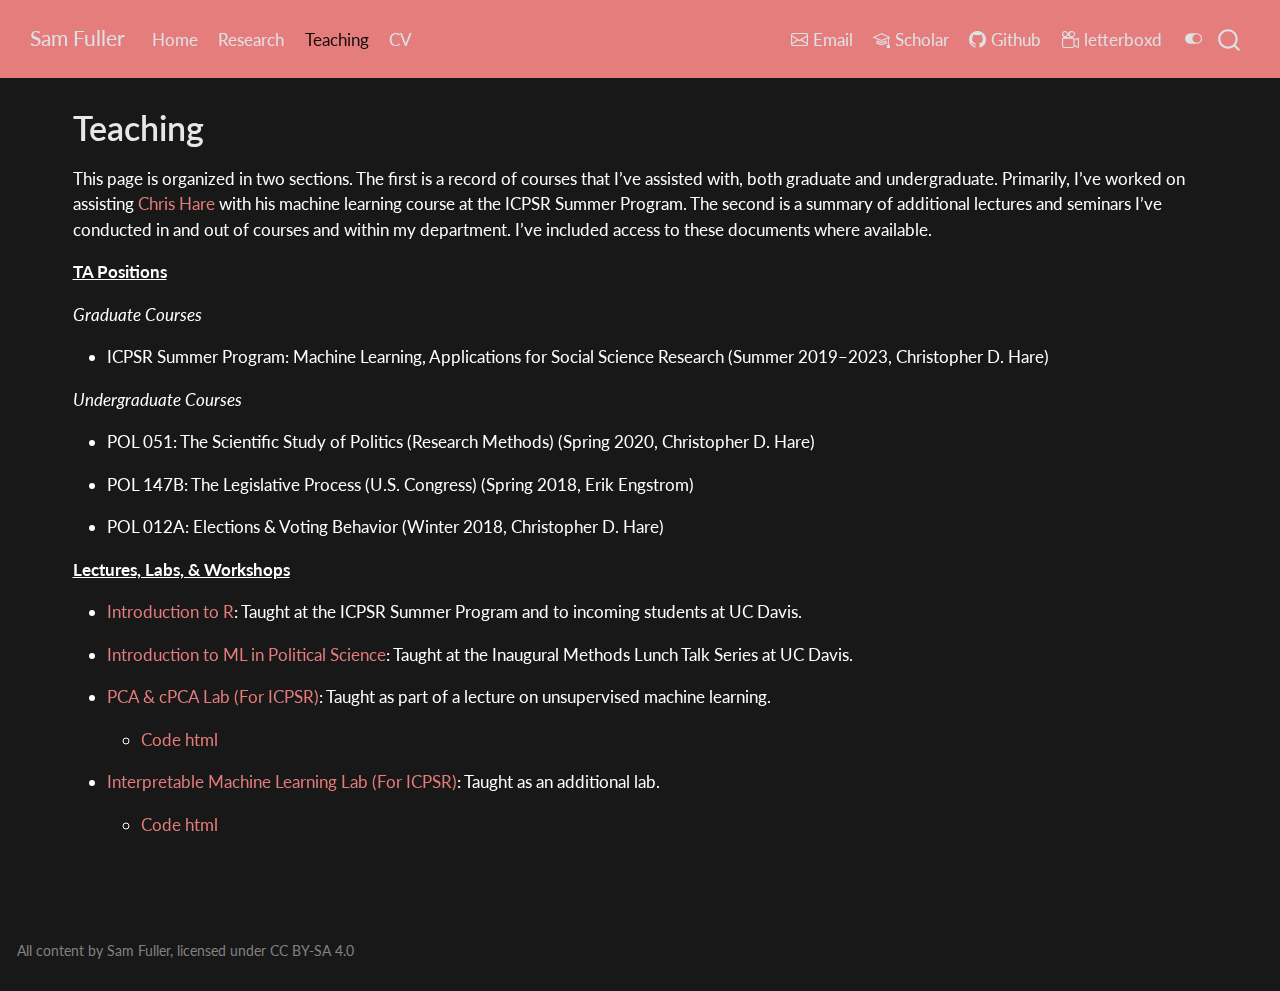
<file: docs/teaching.html>
<!DOCTYPE html>
<html xmlns="http://www.w3.org/1999/xhtml" lang="en" xml:lang="en"><head>

<meta charset="utf-8">
<meta name="generator" content="quarto-1.3.353">

<meta name="viewport" content="width=device-width, initial-scale=1.0, user-scalable=yes">


<title>Sam Fuller - Teaching</title>
<style>
code{white-space: pre-wrap;}
span.smallcaps{font-variant: small-caps;}
div.columns{display: flex; gap: min(4vw, 1.5em);}
div.column{flex: auto; overflow-x: auto;}
div.hanging-indent{margin-left: 1.5em; text-indent: -1.5em;}
ul.task-list{list-style: none;}
ul.task-list li input[type="checkbox"] {
  width: 0.8em;
  margin: 0 0.8em 0.2em -1em; /* quarto-specific, see https://github.com/quarto-dev/quarto-cli/issues/4556 */ 
  vertical-align: middle;
}
</style>


<script src="site_libs/quarto-nav/quarto-nav.js"></script>
<script src="site_libs/quarto-nav/headroom.min.js"></script>
<script src="site_libs/clipboard/clipboard.min.js"></script>
<script src="site_libs/quarto-search/autocomplete.umd.js"></script>
<script src="site_libs/quarto-search/fuse.min.js"></script>
<script src="site_libs/quarto-search/quarto-search.js"></script>
<meta name="quarto:offset" content="./">
<link href="./images/concept.png" rel="icon" type="image/png">
<script src="site_libs/quarto-html/quarto.js"></script>
<script src="site_libs/quarto-html/popper.min.js"></script>
<script src="site_libs/quarto-html/tippy.umd.min.js"></script>
<script src="site_libs/quarto-html/anchor.min.js"></script>
<link href="site_libs/quarto-html/tippy.css" rel="stylesheet">
<link href="site_libs/quarto-html/quarto-syntax-highlighting.css" rel="stylesheet" class="quarto-color-scheme" id="quarto-text-highlighting-styles">
<link href="site_libs/quarto-html/quarto-syntax-highlighting-dark.css" rel="stylesheet" class="quarto-color-scheme quarto-color-alternate" id="quarto-text-highlighting-styles">
<script src="site_libs/bootstrap/bootstrap.min.js"></script>
<link href="site_libs/bootstrap/bootstrap-icons.css" rel="stylesheet">
<link href="site_libs/bootstrap/bootstrap.min.css" rel="stylesheet" class="quarto-color-scheme" id="quarto-bootstrap" data-mode="light">
<link href="site_libs/bootstrap/bootstrap-dark.min.css" rel="stylesheet" class="quarto-color-scheme quarto-color-alternate" id="quarto-bootstrap" data-mode="dark">
<script id="quarto-search-options" type="application/json">{
  "location": "navbar",
  "copy-button": false,
  "collapse-after": 3,
  "panel-placement": "end",
  "type": "overlay",
  "limit": 20,
  "language": {
    "search-no-results-text": "No results",
    "search-matching-documents-text": "matching documents",
    "search-copy-link-title": "Copy link to search",
    "search-hide-matches-text": "Hide additional matches",
    "search-more-match-text": "more match in this document",
    "search-more-matches-text": "more matches in this document",
    "search-clear-button-title": "Clear",
    "search-detached-cancel-button-title": "Cancel",
    "search-submit-button-title": "Submit"
  }
}</script>


<link rel="stylesheet" href="style.css">
<meta property="og:title" content="Sam Fuller - Teaching">
<meta property="og:description" content="">
<meta property="og:site-name" content="Sam Fuller">
<meta name="twitter:title" content="Sam Fuller - Teaching">
<meta name="twitter:description" content="">
<meta name="twitter:card" content="summary">
</head>

<body class="nav-fixed">

<div id="quarto-search-results"></div>
  <header id="quarto-header" class="headroom fixed-top">
    <nav class="navbar navbar-expand-lg navbar-dark ">
      <div class="navbar-container container-fluid">
      <div class="navbar-brand-container">
    <a class="navbar-brand" href="./index.html">
    <span class="navbar-title">Sam Fuller</span>
    </a>
  </div>
            <div id="quarto-search" class="" title="Search"></div>
          <button class="navbar-toggler" type="button" data-bs-toggle="collapse" data-bs-target="#navbarCollapse" aria-controls="navbarCollapse" aria-expanded="false" aria-label="Toggle navigation" onclick="if (window.quartoToggleHeadroom) { window.quartoToggleHeadroom(); }">
  <span class="navbar-toggler-icon"></span>
</button>
          <div class="collapse navbar-collapse" id="navbarCollapse">
            <ul class="navbar-nav navbar-nav-scroll me-auto">
  <li class="nav-item">
    <a class="nav-link" href="./index.html" rel="" target="">
 <span class="menu-text">Home</span></a>
  </li>  
  <li class="nav-item">
    <a class="nav-link" href="./research.html" rel="" target="">
 <span class="menu-text">Research</span></a>
  </li>  
  <li class="nav-item">
    <a class="nav-link active" href="./teaching.html" rel="" target="" aria-current="page">
 <span class="menu-text">Teaching</span></a>
  </li>  
  <li class="nav-item">
    <a class="nav-link" href="./cv.qmd" rel="" target="">
 <span class="menu-text">CV</span></a>
  </li>  
</ul>
            <ul class="navbar-nav navbar-nav-scroll ms-auto">
  <li class="nav-item">
    <a class="nav-link" href="mailto:sjfuller@ucdavis.edu" rel="" target=""><i class="bi bi-envelope" role="img">
</i> 
 <span class="menu-text">Email</span></a>
  </li>  
  <li class="nav-item">
    <a class="nav-link" href="https://scholar.google.com/citations?user=EAwVTAYAAAAJ&amp;hl=en&amp;oi=ao" rel="" target=""><i class="bi bi-mortarboard" role="img">
</i> 
 <span class="menu-text">Scholar</span></a>
  </li>  
  <li class="nav-item">
    <a class="nav-link" href="https://github.com/samjfuller" rel="" target=""><i class="bi bi-github" role="img">
</i> 
 <span class="menu-text">Github</span></a>
  </li>  
  <li class="nav-item">
    <a class="nav-link" href="https://letterboxd.com/sfmcrfuller/" rel="" target=""><i class="bi bi-camera-reels" role="img">
</i> 
 <span class="menu-text">letterboxd</span></a>
  </li>  
</ul>
            <div class="quarto-navbar-tools">
  <a href="" class="quarto-color-scheme-toggle quarto-navigation-tool  px-1" onclick="window.quartoToggleColorScheme(); return false;" title="Toggle dark mode"><i class="bi"></i></a>
</div>
          </div> <!-- /navcollapse -->
      </div> <!-- /container-fluid -->
    </nav>
</header>
<!-- content -->
<div id="quarto-content" class="quarto-container page-columns page-rows-contents page-layout-full page-navbar">
<!-- sidebar -->
<!-- margin-sidebar -->
    <div id="quarto-margin-sidebar" class="sidebar margin-sidebar zindex-bottom">
        
    </div>
<!-- main -->
<main class="content column-page" id="quarto-document-content">

<header id="title-block-header" class="quarto-title-block default">
<div class="quarto-title">
<h1 class="title">Teaching</h1>
</div>



<div class="quarto-title-meta">

    
  
    
  </div>
  

</header>

<p>This page is organized in two sections. The first is a record of courses that I’ve assisted with, both graduate and undergraduate. Primarily, I’ve worked on assisting <a href="https://www.christopherdhare.com/">Chris Hare</a> with his machine learning course at the ICPSR Summer Program. The second is a summary of additional lectures and seminars I’ve conducted in and out of courses and within my department. I’ve included access to these documents where available.</p>
<p><u><strong>TA Positions</strong></u></p>
<p><em>Graduate Courses</em></p>
<ul>
<li>ICPSR Summer Program: Machine Learning, Applications for Social Science Research (Summer 2019–2023, Christopher D. Hare)</li>
</ul>
<p><em>Undergraduate Courses</em></p>
<ul>
<li><p>POL 051: The Scientific Study of Politics (Research Methods) (Spring 2020, Christopher D. Hare)</p></li>
<li><p>POL 147B: The Legislative Process (U.S. Congress) (Spring 2018, Erik Engstrom)</p></li>
<li><p>POL 012A: Elections &amp; Voting Behavior (Winter 2018, Christopher D. Hare)</p></li>
</ul>
<p><u><strong>Lectures, Labs, &amp; Workshops</strong></u></p>
<ul>
<li><p><a href="content/Intro_to_R_Lab.pdf">Introduction to R</a>: Taught at the ICPSR Summer Program and to incoming students at UC Davis.</p></li>
<li><p><a href="content/ML_Applications_in_Political_Science.pdf">Introduction to ML in Political Science</a>: Taught at the Inaugural Methods Lunch Talk Series at UC Davis.</p></li>
<li><p><a href="content/ML_PCA_cPCA_Lab.pdf">PCA &amp; cPCA Lab (For ICPSR)</a>: Taught as part of a lecture on unsupervised machine learning.</p>
<ul>
<li><a href="content/PCA_cPCA.html">Code html</a></li>
</ul></li>
<li><p><a href="content/ML_PCA_cPCA_Lab.pdf">Interpretable Machine Learning Lab (For ICPSR)</a>: Taught as an additional lab.</p>
<ul>
<li><a href="content/IML_lab_handout.html">Code html</a></li>
</ul></li>
</ul>



</main> <!-- /main -->
<script id="quarto-html-after-body" type="application/javascript">
window.document.addEventListener("DOMContentLoaded", function (event) {
  const toggleBodyColorMode = (bsSheetEl) => {
    const mode = bsSheetEl.getAttribute("data-mode");
    const bodyEl = window.document.querySelector("body");
    if (mode === "dark") {
      bodyEl.classList.add("quarto-dark");
      bodyEl.classList.remove("quarto-light");
    } else {
      bodyEl.classList.add("quarto-light");
      bodyEl.classList.remove("quarto-dark");
    }
  }
  const toggleBodyColorPrimary = () => {
    const bsSheetEl = window.document.querySelector("link#quarto-bootstrap");
    if (bsSheetEl) {
      toggleBodyColorMode(bsSheetEl);
    }
  }
  toggleBodyColorPrimary();  
  const disableStylesheet = (stylesheets) => {
    for (let i=0; i < stylesheets.length; i++) {
      const stylesheet = stylesheets[i];
      stylesheet.rel = 'prefetch';
    }
  }
  const enableStylesheet = (stylesheets) => {
    for (let i=0; i < stylesheets.length; i++) {
      const stylesheet = stylesheets[i];
      stylesheet.rel = 'stylesheet';
    }
  }
  const manageTransitions = (selector, allowTransitions) => {
    const els = window.document.querySelectorAll(selector);
    for (let i=0; i < els.length; i++) {
      const el = els[i];
      if (allowTransitions) {
        el.classList.remove('notransition');
      } else {
        el.classList.add('notransition');
      }
    }
  }
  const toggleColorMode = (alternate) => {
    // Switch the stylesheets
    const alternateStylesheets = window.document.querySelectorAll('link.quarto-color-scheme.quarto-color-alternate');
    manageTransitions('#quarto-margin-sidebar .nav-link', false);
    if (alternate) {
      enableStylesheet(alternateStylesheets);
      for (const sheetNode of alternateStylesheets) {
        if (sheetNode.id === "quarto-bootstrap") {
          toggleBodyColorMode(sheetNode);
        }
      }
    } else {
      disableStylesheet(alternateStylesheets);
      toggleBodyColorPrimary();
    }
    manageTransitions('#quarto-margin-sidebar .nav-link', true);
    // Switch the toggles
    const toggles = window.document.querySelectorAll('.quarto-color-scheme-toggle');
    for (let i=0; i < toggles.length; i++) {
      const toggle = toggles[i];
      if (toggle) {
        if (alternate) {
          toggle.classList.add("alternate");     
        } else {
          toggle.classList.remove("alternate");
        }
      }
    }
    // Hack to workaround the fact that safari doesn't
    // properly recolor the scrollbar when toggling (#1455)
    if (navigator.userAgent.indexOf('Safari') > 0 && navigator.userAgent.indexOf('Chrome') == -1) {
      manageTransitions("body", false);
      window.scrollTo(0, 1);
      setTimeout(() => {
        window.scrollTo(0, 0);
        manageTransitions("body", true);
      }, 40);  
    }
  }
  const isFileUrl = () => { 
    return window.location.protocol === 'file:';
  }
  const hasAlternateSentinel = () => {  
    let styleSentinel = getColorSchemeSentinel();
    if (styleSentinel !== null) {
      return styleSentinel === "alternate";
    } else {
      return false;
    }
  }
  const setStyleSentinel = (alternate) => {
    const value = alternate ? "alternate" : "default";
    if (!isFileUrl()) {
      window.localStorage.setItem("quarto-color-scheme", value);
    } else {
      localAlternateSentinel = value;
    }
  }
  const getColorSchemeSentinel = () => {
    if (!isFileUrl()) {
      const storageValue = window.localStorage.getItem("quarto-color-scheme");
      return storageValue != null ? storageValue : localAlternateSentinel;
    } else {
      return localAlternateSentinel;
    }
  }
  let localAlternateSentinel = 'alternate';
  // Dark / light mode switch
  window.quartoToggleColorScheme = () => {
    // Read the current dark / light value 
    let toAlternate = !hasAlternateSentinel();
    toggleColorMode(toAlternate);
    setStyleSentinel(toAlternate);
  };
  // Ensure there is a toggle, if there isn't float one in the top right
  if (window.document.querySelector('.quarto-color-scheme-toggle') === null) {
    const a = window.document.createElement('a');
    a.classList.add('top-right');
    a.classList.add('quarto-color-scheme-toggle');
    a.href = "";
    a.onclick = function() { try { window.quartoToggleColorScheme(); } catch {} return false; };
    const i = window.document.createElement("i");
    i.classList.add('bi');
    a.appendChild(i);
    window.document.body.appendChild(a);
  }
  // Switch to dark mode if need be
  if (hasAlternateSentinel()) {
    toggleColorMode(true);
  } else {
    toggleColorMode(false);
  }
  const icon = "";
  const anchorJS = new window.AnchorJS();
  anchorJS.options = {
    placement: 'right',
    icon: icon
  };
  anchorJS.add('.anchored');
  const isCodeAnnotation = (el) => {
    for (const clz of el.classList) {
      if (clz.startsWith('code-annotation-')) {                     
        return true;
      }
    }
    return false;
  }
  const clipboard = new window.ClipboardJS('.code-copy-button', {
    text: function(trigger) {
      const codeEl = trigger.previousElementSibling.cloneNode(true);
      for (const childEl of codeEl.children) {
        if (isCodeAnnotation(childEl)) {
          childEl.remove();
        }
      }
      return codeEl.innerText;
    }
  });
  clipboard.on('success', function(e) {
    // button target
    const button = e.trigger;
    // don't keep focus
    button.blur();
    // flash "checked"
    button.classList.add('code-copy-button-checked');
    var currentTitle = button.getAttribute("title");
    button.setAttribute("title", "Copied!");
    let tooltip;
    if (window.bootstrap) {
      button.setAttribute("data-bs-toggle", "tooltip");
      button.setAttribute("data-bs-placement", "left");
      button.setAttribute("data-bs-title", "Copied!");
      tooltip = new bootstrap.Tooltip(button, 
        { trigger: "manual", 
          customClass: "code-copy-button-tooltip",
          offset: [0, -8]});
      tooltip.show();    
    }
    setTimeout(function() {
      if (tooltip) {
        tooltip.hide();
        button.removeAttribute("data-bs-title");
        button.removeAttribute("data-bs-toggle");
        button.removeAttribute("data-bs-placement");
      }
      button.setAttribute("title", currentTitle);
      button.classList.remove('code-copy-button-checked');
    }, 1000);
    // clear code selection
    e.clearSelection();
  });
  function tippyHover(el, contentFn) {
    const config = {
      allowHTML: true,
      content: contentFn,
      maxWidth: 500,
      delay: 100,
      arrow: false,
      appendTo: function(el) {
          return el.parentElement;
      },
      interactive: true,
      interactiveBorder: 10,
      theme: 'quarto',
      placement: 'bottom-start'
    };
    window.tippy(el, config); 
  }
  const noterefs = window.document.querySelectorAll('a[role="doc-noteref"]');
  for (var i=0; i<noterefs.length; i++) {
    const ref = noterefs[i];
    tippyHover(ref, function() {
      // use id or data attribute instead here
      let href = ref.getAttribute('data-footnote-href') || ref.getAttribute('href');
      try { href = new URL(href).hash; } catch {}
      const id = href.replace(/^#\/?/, "");
      const note = window.document.getElementById(id);
      return note.innerHTML;
    });
  }
      let selectedAnnoteEl;
      const selectorForAnnotation = ( cell, annotation) => {
        let cellAttr = 'data-code-cell="' + cell + '"';
        let lineAttr = 'data-code-annotation="' +  annotation + '"';
        const selector = 'span[' + cellAttr + '][' + lineAttr + ']';
        return selector;
      }
      const selectCodeLines = (annoteEl) => {
        const doc = window.document;
        const targetCell = annoteEl.getAttribute("data-target-cell");
        const targetAnnotation = annoteEl.getAttribute("data-target-annotation");
        const annoteSpan = window.document.querySelector(selectorForAnnotation(targetCell, targetAnnotation));
        const lines = annoteSpan.getAttribute("data-code-lines").split(",");
        const lineIds = lines.map((line) => {
          return targetCell + "-" + line;
        })
        let top = null;
        let height = null;
        let parent = null;
        if (lineIds.length > 0) {
            //compute the position of the single el (top and bottom and make a div)
            const el = window.document.getElementById(lineIds[0]);
            top = el.offsetTop;
            height = el.offsetHeight;
            parent = el.parentElement.parentElement;
          if (lineIds.length > 1) {
            const lastEl = window.document.getElementById(lineIds[lineIds.length - 1]);
            const bottom = lastEl.offsetTop + lastEl.offsetHeight;
            height = bottom - top;
          }
          if (top !== null && height !== null && parent !== null) {
            // cook up a div (if necessary) and position it 
            let div = window.document.getElementById("code-annotation-line-highlight");
            if (div === null) {
              div = window.document.createElement("div");
              div.setAttribute("id", "code-annotation-line-highlight");
              div.style.position = 'absolute';
              parent.appendChild(div);
            }
            div.style.top = top - 2 + "px";
            div.style.height = height + 4 + "px";
            let gutterDiv = window.document.getElementById("code-annotation-line-highlight-gutter");
            if (gutterDiv === null) {
              gutterDiv = window.document.createElement("div");
              gutterDiv.setAttribute("id", "code-annotation-line-highlight-gutter");
              gutterDiv.style.position = 'absolute';
              const codeCell = window.document.getElementById(targetCell);
              const gutter = codeCell.querySelector('.code-annotation-gutter');
              gutter.appendChild(gutterDiv);
            }
            gutterDiv.style.top = top - 2 + "px";
            gutterDiv.style.height = height + 4 + "px";
          }
          selectedAnnoteEl = annoteEl;
        }
      };
      const unselectCodeLines = () => {
        const elementsIds = ["code-annotation-line-highlight", "code-annotation-line-highlight-gutter"];
        elementsIds.forEach((elId) => {
          const div = window.document.getElementById(elId);
          if (div) {
            div.remove();
          }
        });
        selectedAnnoteEl = undefined;
      };
      // Attach click handler to the DT
      const annoteDls = window.document.querySelectorAll('dt[data-target-cell]');
      for (const annoteDlNode of annoteDls) {
        annoteDlNode.addEventListener('click', (event) => {
          const clickedEl = event.target;
          if (clickedEl !== selectedAnnoteEl) {
            unselectCodeLines();
            const activeEl = window.document.querySelector('dt[data-target-cell].code-annotation-active');
            if (activeEl) {
              activeEl.classList.remove('code-annotation-active');
            }
            selectCodeLines(clickedEl);
            clickedEl.classList.add('code-annotation-active');
          } else {
            // Unselect the line
            unselectCodeLines();
            clickedEl.classList.remove('code-annotation-active');
          }
        });
      }
  const findCites = (el) => {
    const parentEl = el.parentElement;
    if (parentEl) {
      const cites = parentEl.dataset.cites;
      if (cites) {
        return {
          el,
          cites: cites.split(' ')
        };
      } else {
        return findCites(el.parentElement)
      }
    } else {
      return undefined;
    }
  };
  var bibliorefs = window.document.querySelectorAll('a[role="doc-biblioref"]');
  for (var i=0; i<bibliorefs.length; i++) {
    const ref = bibliorefs[i];
    const citeInfo = findCites(ref);
    if (citeInfo) {
      tippyHover(citeInfo.el, function() {
        var popup = window.document.createElement('div');
        citeInfo.cites.forEach(function(cite) {
          var citeDiv = window.document.createElement('div');
          citeDiv.classList.add('hanging-indent');
          citeDiv.classList.add('csl-entry');
          var biblioDiv = window.document.getElementById('ref-' + cite);
          if (biblioDiv) {
            citeDiv.innerHTML = biblioDiv.innerHTML;
          }
          popup.appendChild(citeDiv);
        });
        return popup.innerHTML;
      });
    }
  }
});
</script>
</div> <!-- /content -->
<footer class="footer">
  <div class="nav-footer">
    <div class="nav-footer-left">All content by Sam Fuller, licensed under <a href="https://creativecommons.org/licenses/by-sa/4.0/?ref=chooser-v1">CC BY-SA 4.0</a></div>   
    <div class="nav-footer-center">
      &nbsp;
    </div>
    <div class="nav-footer-right">
      &nbsp;
    </div>
  </div>
</footer>



</body></html>
</file>
<file: site_libs/highlightjs-9.12.0/textmate.css>
.hljs-literal {
  color: rgb(88, 72, 246);
}

.hljs-number {
  color: rgb(0, 0, 205);
}

.hljs-comment {
  color: rgb(76, 136, 107);
}

.hljs-keyword {
  color: rgb(0, 0, 255);
}

.hljs-string {
  color: rgb(3, 106, 7);
}
</file>
<file: style.css>
img {
  display: block;
  margin: 0 auto;
}
</file>
<file: docs/site_libs/quarto-html/tippy.css>
.tippy-box[data-animation=fade][data-state=hidden]{opacity:0}[data-tippy-root]{max-width:calc(100vw - 10px)}.tippy-box{position:relative;background-color:#333;color:#fff;border-radius:4px;font-size:14px;line-height:1.4;white-space:normal;outline:0;transition-property:transform,visibility,opacity}.tippy-box[data-placement^=top]>.tippy-arrow{bottom:0}.tippy-box[data-placement^=top]>.tippy-arrow:before{bottom:-7px;left:0;border-width:8px 8px 0;border-top-color:initial;transform-origin:center top}.tippy-box[data-placement^=bottom]>.tippy-arrow{top:0}.tippy-box[data-placement^=bottom]>.tippy-arrow:before{top:-7px;left:0;border-width:0 8px 8px;border-bottom-color:initial;transform-origin:center bottom}.tippy-box[data-placement^=left]>.tippy-arrow{right:0}.tippy-box[data-placement^=left]>.tippy-arrow:before{border-width:8px 0 8px 8px;border-left-color:initial;right:-7px;transform-origin:center left}.tippy-box[data-placement^=right]>.tippy-arrow{left:0}.tippy-box[data-placement^=right]>.tippy-arrow:before{left:-7px;border-width:8px 8px 8px 0;border-right-color:initial;transform-origin:center right}.tippy-box[data-inertia][data-state=visible]{transition-timing-function:cubic-bezier(.54,1.5,.38,1.11)}.tippy-arrow{width:16px;height:16px;color:#333}.tippy-arrow:before{content:"";position:absolute;border-color:transparent;border-style:solid}.tippy-content{position:relative;padding:5px 9px;z-index:1}
</file>
<file: docs/site_libs/quarto-html/quarto-syntax-highlighting.css>
/* quarto syntax highlight colors */
:root {
  --quarto-hl-ot-color: #003B4F;
  --quarto-hl-at-color: #657422;
  --quarto-hl-ss-color: #20794D;
  --quarto-hl-an-color: #5E5E5E;
  --quarto-hl-fu-color: #4758AB;
  --quarto-hl-st-color: #20794D;
  --quarto-hl-cf-color: #003B4F;
  --quarto-hl-op-color: #5E5E5E;
  --quarto-hl-er-color: #AD0000;
  --quarto-hl-bn-color: #AD0000;
  --quarto-hl-al-color: #AD0000;
  --quarto-hl-va-color: #111111;
  --quarto-hl-bu-color: inherit;
  --quarto-hl-ex-color: inherit;
  --quarto-hl-pp-color: #AD0000;
  --quarto-hl-in-color: #5E5E5E;
  --quarto-hl-vs-color: #20794D;
  --quarto-hl-wa-color: #5E5E5E;
  --quarto-hl-do-color: #5E5E5E;
  --quarto-hl-im-color: #00769E;
  --quarto-hl-ch-color: #20794D;
  --quarto-hl-dt-color: #AD0000;
  --quarto-hl-fl-color: #AD0000;
  --quarto-hl-co-color: #5E5E5E;
  --quarto-hl-cv-color: #5E5E5E;
  --quarto-hl-cn-color: #8f5902;
  --quarto-hl-sc-color: #5E5E5E;
  --quarto-hl-dv-color: #AD0000;
  --quarto-hl-kw-color: #003B4F;
}

/* other quarto variables */
:root {
  --quarto-font-monospace: SFMono-Regular, Menlo, Monaco, Consolas, "Liberation Mono", "Courier New", monospace;
}

pre > code.sourceCode > span {
  color: #003B4F;
}

code span {
  color: #003B4F;
}

code.sourceCode > span {
  color: #003B4F;
}

div.sourceCode,
div.sourceCode pre.sourceCode {
  color: #003B4F;
}

code span.ot {
  color: #003B4F;
  font-style: inherit;
}

code span.at {
  color: #657422;
  font-style: inherit;
}

code span.ss {
  color: #20794D;
  font-style: inherit;
}

code span.an {
  color: #5E5E5E;
  font-style: inherit;
}

code span.fu {
  color: #4758AB;
  font-style: inherit;
}

code span.st {
  color: #20794D;
  font-style: inherit;
}

code span.cf {
  color: #003B4F;
  font-weight: bold;
  font-style: inherit;
}

code span.op {
  color: #5E5E5E;
  font-style: inherit;
}

code span.er {
  color: #AD0000;
  font-style: inherit;
}

code span.bn {
  color: #AD0000;
  font-style: inherit;
}

code span.al {
  color: #AD0000;
  font-style: inherit;
}

code span.va {
  color: #111111;
  font-style: inherit;
}

code span.bu {
  font-style: inherit;
}

code span.ex {
  font-style: inherit;
}

code span.pp {
  color: #AD0000;
  font-style: inherit;
}

code span.in {
  color: #5E5E5E;
  font-style: inherit;
}

code span.vs {
  color: #20794D;
  font-style: inherit;
}

code span.wa {
  color: #5E5E5E;
  font-style: italic;
}

code span.do {
  color: #5E5E5E;
  font-style: italic;
}

code span.im {
  color: #00769E;
  font-style: inherit;
}

code span.ch {
  color: #20794D;
  font-style: inherit;
}

code span.dt {
  color: #AD0000;
  font-style: inherit;
}

code span.fl {
  color: #AD0000;
  font-style: inherit;
}

code span.co {
  color: #5E5E5E;
  font-style: inherit;
}

code span.cv {
  color: #5E5E5E;
  font-style: italic;
}

code span.cn {
  color: #8f5902;
  font-style: inherit;
}

code span.sc {
  color: #5E5E5E;
  font-style: inherit;
}

code span.dv {
  color: #AD0000;
  font-style: inherit;
}

code span.kw {
  color: #003B4F;
  font-weight: bold;
  font-style: inherit;
}

.prevent-inlining {
  content: "</";
}

/*# sourceMappingURL=debc5d5d77c3f9108843748ff7464032.css.map */
</file>
<file: docs/site_libs/quarto-html/quarto-syntax-highlighting-dark.css>
/* quarto syntax highlight colors */
:root {
  --quarto-hl-al-color: #f07178;
  --quarto-hl-an-color: #d4d0ab;
  --quarto-hl-at-color: #00e0e0;
  --quarto-hl-bn-color: #d4d0ab;
  --quarto-hl-bu-color: #abe338;
  --quarto-hl-ch-color: #abe338;
  --quarto-hl-co-color: #f8f8f2;
  --quarto-hl-cv-color: #ffd700;
  --quarto-hl-cn-color: #ffd700;
  --quarto-hl-cf-color: #ffa07a;
  --quarto-hl-dt-color: #ffa07a;
  --quarto-hl-dv-color: #d4d0ab;
  --quarto-hl-do-color: #f8f8f2;
  --quarto-hl-er-color: #f07178;
  --quarto-hl-ex-color: #00e0e0;
  --quarto-hl-fl-color: #d4d0ab;
  --quarto-hl-fu-color: #ffa07a;
  --quarto-hl-im-color: #abe338;
  --quarto-hl-in-color: #d4d0ab;
  --quarto-hl-kw-color: #ffa07a;
  --quarto-hl-op-color: #ffa07a;
  --quarto-hl-ot-color: #00e0e0;
  --quarto-hl-pp-color: #dcc6e0;
  --quarto-hl-re-color: #00e0e0;
  --quarto-hl-sc-color: #abe338;
  --quarto-hl-ss-color: #abe338;
  --quarto-hl-st-color: #abe338;
  --quarto-hl-va-color: #00e0e0;
  --quarto-hl-vs-color: #abe338;
  --quarto-hl-wa-color: #dcc6e0;
}

/* other quarto variables */
:root {
  --quarto-font-monospace: SFMono-Regular, Menlo, Monaco, Consolas, "Liberation Mono", "Courier New", monospace;
}

code span.al {
  background-color: #2a0f15;
  font-weight: bold;
  color: #f07178;
}

code span.an {
  color: #d4d0ab;
}

code span.at {
  color: #00e0e0;
}

code span.bn {
  color: #d4d0ab;
}

code span.bu {
  color: #abe338;
}

code span.ch {
  color: #abe338;
}

code span.co {
  font-style: italic;
  color: #f8f8f2;
}

code span.cv {
  color: #ffd700;
}

code span.cn {
  color: #ffd700;
}

code span.cf {
  font-weight: bold;
  color: #ffa07a;
}

code span.dt {
  color: #ffa07a;
}

code span.dv {
  color: #d4d0ab;
}

code span.do {
  color: #f8f8f2;
}

code span.er {
  color: #f07178;
  text-decoration: underline;
}

code span.ex {
  font-weight: bold;
  color: #00e0e0;
}

code span.fl {
  color: #d4d0ab;
}

code span.fu {
  color: #ffa07a;
}

code span.im {
  color: #abe338;
}

code span.in {
  color: #d4d0ab;
}

code span.kw {
  font-weight: bold;
  color: #ffa07a;
}

pre > code.sourceCode > span {
  color: #f8f8f2;
}

code span {
  color: #f8f8f2;
}

code.sourceCode > span {
  color: #f8f8f2;
}

div.sourceCode,
div.sourceCode pre.sourceCode {
  color: #f8f8f2;
}

code span.op {
  color: #ffa07a;
}

code span.ot {
  color: #00e0e0;
}

code span.pp {
  color: #dcc6e0;
}

code span.re {
  background-color: #f8f8f2;
  color: #00e0e0;
}

code span.sc {
  color: #abe338;
}

code span.ss {
  color: #abe338;
}

code span.st {
  color: #abe338;
}

code span.va {
  color: #00e0e0;
}

code span.vs {
  color: #abe338;
}

code span.wa {
  color: #dcc6e0;
}

.prevent-inlining {
  content: "</";
}

/*# sourceMappingURL=935a306eefa94366c21e1a970dddb765.css.map */
</file>
<file: docs/style.css>
/* css styles */

img {
  display: block;
  margin: 0 auto;
}

#page-container {
  position: relative;
  min-height: 100vh;
}

#content-wrap {
  padding-bottom: 2.5rem;    /* Footer height */
}

#footer {
  position: absolute;
  bottom: 0;
  width: 100%;
  height: 2.5rem;            /* Footer height */
}

a:link {
  text-align: center;
  text-decoration: none;
  display: inline-block;
}

a:hover {
  text-decoration: underline
}

a:visited {
  color: #e6e6fa;
  text-align: center;
  text-decoration: none;
  display: inline-block;
}
</file>
<file: site_libs/bootstrap-3.3.5/css/flatly.min.css>
@font-face {
  font-family: 'Lato';
  font-style: normal;
  font-weight: 400;
  src: url(fonts/Lato.ttf) format('truetype');
}
@font-face {
  font-family: 'Lato';
  font-style: normal;
  font-weight: 700;
  src: url(fonts/LatoBold.ttf) format('truetype');
}
@font-face {
  font-family: 'Lato';
  font-style: italic;
  font-weight: 400;
  src: url(fonts/LatoItalic.ttf) format('truetype');
}

/*!
 * bootswatch v3.3.6
 * Homepage: http://bootswatch.com
 * Copyright 2012-2015 Thomas Park
 * Licensed under MIT
 * Based on Bootstrap
*//*!
 * Bootstrap v3.3.6 (http://getbootstrap.com)
 * Copyright 2011-2015 Twitter, Inc.
 * Licensed under MIT (https://github.com/twbs/bootstrap/blob/master/LICENSE)
 *//*! normalize.css v3.0.3 | MIT License | github.com/necolas/normalize.css */html{font-family:sans-serif;-ms-text-size-adjust:100%;-webkit-text-size-adjust:100%}body{margin:0}article,aside,details,figcaption,figure,footer,header,hgroup,main,menu,nav,section,summary{display:block}audio,canvas,progress,video{display:inline-block;vertical-align:baseline}audio:not([controls]){display:none;height:0}[hidden],template{display:none}a{background-color:transparent}a:active,a:hover{outline:0}abbr[title]{border-bottom:1px dotted}b,strong{font-weight:bold}dfn{font-style:italic}h1{font-size:2em;margin:0.67em 0}mark{background:#ff0;color:#000}small{font-size:80%}sub,sup{font-size:75%;line-height:0;position:relative;vertical-align:baseline}sup{top:-0.5em}sub{bottom:-0.25em}img{border:0}svg:not(:root){overflow:hidden}figure{margin:1em 40px}hr{-webkit-box-sizing:content-box;-moz-box-sizing:content-box;box-sizing:content-box;height:0}pre{overflow:auto}code,kbd,pre,samp{font-family:monospace, monospace;font-size:1em}button,input,optgroup,select,textarea{color:inherit;font:inherit;margin:0}button{overflow:visible}button,select{text-transform:none}button,html input[type="button"],input[type="reset"],input[type="submit"]{-webkit-appearance:button;cursor:pointer}button[disabled],html input[disabled]{cursor:default}button::-moz-focus-inner,input::-moz-focus-inner{border:0;padding:0}input{line-height:normal}input[type="checkbox"],input[type="radio"]{-webkit-box-sizing:border-box;-moz-box-sizing:border-box;box-sizing:border-box;padding:0}input[type="number"]::-webkit-inner-spin-button,input[type="number"]::-webkit-outer-spin-button{height:auto}input[type="search"]{-webkit-appearance:textfield;-webkit-box-sizing:content-box;-moz-box-sizing:content-box;box-sizing:content-box}input[type="search"]::-webkit-search-cancel-button,input[type="search"]::-webkit-search-decoration{-webkit-appearance:none}fieldset{border:1px solid #c0c0c0;margin:0 2px;padding:0.35em 0.625em 0.75em}legend{border:0;padding:0}textarea{overflow:auto}optgroup{font-weight:bold}table{border-collapse:collapse;border-spacing:0}td,th{padding:0}/*! Source: https://github.com/h5bp/html5-boilerplate/blob/master/src/css/main.css */@media print{*,*:before,*:after{background:transparent !important;color:#000 !important;-webkit-box-shadow:none !important;box-shadow:none !important;text-shadow:none !important}a,a:visited{text-decoration:underline}a[href]:after{content:" (" attr(href) ")"}abbr[title]:after{content:" (" attr(title) ")"}a[href^="#"]:after,a[href^="javascript:"]:after{content:""}pre,blockquote{border:1px solid #999;page-break-inside:avoid}thead{display:table-header-group}tr,img{page-break-inside:avoid}img{max-width:100% !important}p,h2,h3{orphans:3;widows:3}h2,h3{page-break-after:avoid}.navbar{display:none}.btn>.caret,.dropup>.btn>.caret{border-top-color:#000 !important}.label{border:1px solid #000}.table{border-collapse:collapse !important}.table td,.table th{background-color:#fff !important}.table-bordered th,.table-bordered td{border:1px solid #ddd !important}}@font-face{font-family:'Glyphicons Halflings';src:url('../fonts/glyphicons-halflings-regular.eot');src:url('../fonts/glyphicons-halflings-regular.eot?#iefix') format('embedded-opentype'),url('../fonts/glyphicons-halflings-regular.woff') format('woff'),url('../fonts/glyphicons-halflings-regular.ttf') format('truetype'),url('../fonts/glyphicons-halflings-regular.svg#glyphicons_halflingsregular') format('svg')}.glyphicon{position:relative;top:1px;display:inline-block;font-family:'Glyphicons Halflings';font-style:normal;font-weight:normal;line-height:1;-webkit-font-smoothing:antialiased;-moz-osx-font-smoothing:grayscale}.glyphicon-asterisk:before{content:"\002a"}.glyphicon-plus:before{content:"\002b"}.glyphicon-euro:before,.glyphicon-eur:before{content:"\20ac"}.glyphicon-minus:before{content:"\2212"}.glyphicon-cloud:before{content:"\2601"}.glyphicon-envelope:before{content:"\2709"}.glyphicon-pencil:before{content:"\270f"}.glyphicon-glass:before{content:"\e001"}.glyphicon-music:before{content:"\e002"}.glyphicon-search:before{content:"\e003"}.glyphicon-heart:before{content:"\e005"}.glyphicon-star:before{content:"\e006"}.glyphicon-star-empty:before{content:"\e007"}.glyphicon-user:before{content:"\e008"}.glyphicon-film:before{content:"\e009"}.glyphicon-th-large:before{content:"\e010"}.glyphicon-th:before{content:"\e011"}.glyphicon-th-list:before{content:"\e012"}.glyphicon-ok:before{content:"\e013"}.glyphicon-remove:before{content:"\e014"}.glyphicon-zoom-in:before{content:"\e015"}.glyphicon-zoom-out:before{content:"\e016"}.glyphicon-off:before{content:"\e017"}.glyphicon-signal:before{content:"\e018"}.glyphicon-cog:before{content:"\e019"}.glyphicon-trash:before{content:"\e020"}.glyphicon-home:before{content:"\e021"}.glyphicon-file:before{content:"\e022"}.glyphicon-time:before{content:"\e023"}.glyphicon-road:before{content:"\e024"}.glyphicon-download-alt:before{content:"\e025"}.glyphicon-download:before{content:"\e026"}.glyphicon-upload:before{content:"\e027"}.glyphicon-inbox:before{content:"\e028"}.glyphicon-play-circle:before{content:"\e029"}.glyphicon-repeat:before{content:"\e030"}.glyphicon-refresh:before{content:"\e031"}.glyphicon-list-alt:before{content:"\e032"}.glyphicon-lock:before{content:"\e033"}.glyphicon-flag:before{content:"\e034"}.glyphicon-headphones:before{content:"\e035"}.glyphicon-volume-off:before{content:"\e036"}.glyphicon-volume-down:before{content:"\e037"}.glyphicon-volume-up:before{content:"\e038"}.glyphicon-qrcode:before{content:"\e039"}.glyphicon-barcode:before{content:"\e040"}.glyphicon-tag:before{content:"\e041"}.glyphicon-tags:before{content:"\e042"}.glyphicon-book:before{content:"\e043"}.glyphicon-bookmark:before{content:"\e044"}.glyphicon-print:before{content:"\e045"}.glyphicon-camera:before{content:"\e046"}.glyphicon-font:before{content:"\e047"}.glyphicon-bold:before{content:"\e048"}.glyphicon-italic:before{content:"\e049"}.glyphicon-text-height:before{content:"\e050"}.glyphicon-text-width:before{content:"\e051"}.glyphicon-align-left:before{content:"\e052"}.glyphicon-align-center:before{content:"\e053"}.glyphicon-align-right:before{content:"\e054"}.glyphicon-align-justify:before{content:"\e055"}.glyphicon-list:before{content:"\e056"}.glyphicon-indent-left:before{content:"\e057"}.glyphicon-indent-right:before{content:"\e058"}.glyphicon-facetime-video:before{content:"\e059"}.glyphicon-picture:before{content:"\e060"}.glyphicon-map-marker:before{content:"\e062"}.glyphicon-adjust:before{content:"\e063"}.glyphicon-tint:before{content:"\e064"}.glyphicon-edit:before{content:"\e065"}.glyphicon-share:before{content:"\e066"}.glyphicon-check:before{content:"\e067"}.glyphicon-move:before{content:"\e068"}.glyphicon-step-backward:before{content:"\e069"}.glyphicon-fast-backward:before{content:"\e070"}.glyphicon-backward:before{content:"\e071"}.glyphicon-play:before{content:"\e072"}.glyphicon-pause:before{content:"\e073"}.glyphicon-stop:before{content:"\e074"}.glyphicon-forward:before{content:"\e075"}.glyphicon-fast-forward:before{content:"\e076"}.glyphicon-step-forward:before{content:"\e077"}.glyphicon-eject:before{content:"\e078"}.glyphicon-chevron-left:before{content:"\e079"}.glyphicon-chevron-right:before{content:"\e080"}.glyphicon-plus-sign:before{content:"\e081"}.glyphicon-minus-sign:before{content:"\e082"}.glyphicon-remove-sign:before{content:"\e083"}.glyphicon-ok-sign:before{content:"\e084"}.glyphicon-question-sign:before{content:"\e085"}.glyphicon-info-sign:before{content:"\e086"}.glyphicon-screenshot:before{content:"\e087"}.glyphicon-remove-circle:before{content:"\e088"}.glyphicon-ok-circle:before{content:"\e089"}.glyphicon-ban-circle:before{content:"\e090"}.glyphicon-arrow-left:before{content:"\e091"}.glyphicon-arrow-right:before{content:"\e092"}.glyphicon-arrow-up:before{content:"\e093"}.glyphicon-arrow-down:before{content:"\e094"}.glyphicon-share-alt:before{content:"\e095"}.glyphicon-resize-full:before{content:"\e096"}.glyphicon-resize-small:before{content:"\e097"}.glyphicon-exclamation-sign:before{content:"\e101"}.glyphicon-gift:before{content:"\e102"}.glyphicon-leaf:before{content:"\e103"}.glyphicon-fire:before{content:"\e104"}.glyphicon-eye-open:before{content:"\e105"}.glyphicon-eye-close:before{content:"\e106"}.glyphicon-warning-sign:before{content:"\e107"}.glyphicon-plane:before{content:"\e108"}.glyphicon-calendar:before{content:"\e109"}.glyphicon-random:before{content:"\e110"}.glyphicon-comment:before{content:"\e111"}.glyphicon-magnet:before{content:"\e112"}.glyphicon-chevron-up:before{content:"\e113"}.glyphicon-chevron-down:before{content:"\e114"}.glyphicon-retweet:before{content:"\e115"}.glyphicon-shopping-cart:before{content:"\e116"}.glyphicon-folder-close:before{content:"\e117"}.glyphicon-folder-open:before{content:"\e118"}.glyphicon-resize-vertical:before{content:"\e119"}.glyphicon-resize-horizontal:before{content:"\e120"}.glyphicon-hdd:before{content:"\e121"}.glyphicon-bullhorn:before{content:"\e122"}.glyphicon-bell:before{content:"\e123"}.glyphicon-certificate:before{content:"\e124"}.glyphicon-thumbs-up:before{content:"\e125"}.glyphicon-thumbs-down:before{content:"\e126"}.glyphicon-hand-right:before{content:"\e127"}.glyphicon-hand-left:before{content:"\e128"}.glyphicon-hand-up:before{content:"\e129"}.glyphicon-hand-down:before{content:"\e130"}.glyphicon-circle-arrow-right:before{content:"\e131"}.glyphicon-circle-arrow-left:before{content:"\e132"}.glyphicon-circle-arrow-up:before{content:"\e133"}.glyphicon-circle-arrow-down:before{content:"\e134"}.glyphicon-globe:before{content:"\e135"}.glyphicon-wrench:before{content:"\e136"}.glyphicon-tasks:before{content:"\e137"}.glyphicon-filter:before{content:"\e138"}.glyphicon-briefcase:before{content:"\e139"}.glyphicon-fullscreen:before{content:"\e140"}.glyphicon-dashboard:before{content:"\e141"}.glyphicon-paperclip:before{content:"\e142"}.glyphicon-heart-empty:before{content:"\e143"}.glyphicon-link:before{content:"\e144"}.glyphicon-phone:before{content:"\e145"}.glyphicon-pushpin:before{content:"\e146"}.glyphicon-usd:before{content:"\e148"}.glyphicon-gbp:before{content:"\e149"}.glyphicon-sort:before{content:"\e150"}.glyphicon-sort-by-alphabet:before{content:"\e151"}.glyphicon-sort-by-alphabet-alt:before{content:"\e152"}.glyphicon-sort-by-order:before{content:"\e153"}.glyphicon-sort-by-order-alt:before{content:"\e154"}.glyphicon-sort-by-attributes:before{content:"\e155"}.glyphicon-sort-by-attributes-alt:before{content:"\e156"}.glyphicon-unchecked:before{content:"\e157"}.glyphicon-expand:before{content:"\e158"}.glyphicon-collapse-down:before{content:"\e159"}.glyphicon-collapse-up:before{content:"\e160"}.glyphicon-log-in:before{content:"\e161"}.glyphicon-flash:before{content:"\e162"}.glyphicon-log-out:before{content:"\e163"}.glyphicon-new-window:before{content:"\e164"}.glyphicon-record:before{content:"\e165"}.glyphicon-save:before{content:"\e166"}.glyphicon-open:before{content:"\e167"}.glyphicon-saved:before{content:"\e168"}.glyphicon-import:before{content:"\e169"}.glyphicon-export:before{content:"\e170"}.glyphicon-send:before{content:"\e171"}.glyphicon-floppy-disk:before{content:"\e172"}.glyphicon-floppy-saved:before{content:"\e173"}.glyphicon-floppy-remove:before{content:"\e174"}.glyphicon-floppy-save:before{content:"\e175"}.glyphicon-floppy-open:before{content:"\e176"}.glyphicon-credit-card:before{content:"\e177"}.glyphicon-transfer:before{content:"\e178"}.glyphicon-cutlery:before{content:"\e179"}.glyphicon-header:before{content:"\e180"}.glyphicon-compressed:before{content:"\e181"}.glyphicon-earphone:before{content:"\e182"}.glyphicon-phone-alt:before{content:"\e183"}.glyphicon-tower:before{content:"\e184"}.glyphicon-stats:before{content:"\e185"}.glyphicon-sd-video:before{content:"\e186"}.glyphicon-hd-video:before{content:"\e187"}.glyphicon-subtitles:before{content:"\e188"}.glyphicon-sound-stereo:before{content:"\e189"}.glyphicon-sound-dolby:before{content:"\e190"}.glyphicon-sound-5-1:before{content:"\e191"}.glyphicon-sound-6-1:before{content:"\e192"}.glyphicon-sound-7-1:before{content:"\e193"}.glyphicon-copyright-mark:before{content:"\e194"}.glyphicon-registration-mark:before{content:"\e195"}.glyphicon-cloud-download:before{content:"\e197"}.glyphicon-cloud-upload:before{content:"\e198"}.glyphicon-tree-conifer:before{content:"\e199"}.glyphicon-tree-deciduous:before{content:"\e200"}.glyphicon-cd:before{content:"\e201"}.glyphicon-save-file:before{content:"\e202"}.glyphicon-open-file:before{content:"\e203"}.glyphicon-level-up:before{content:"\e204"}.glyphicon-copy:before{content:"\e205"}.glyphicon-paste:before{content:"\e206"}.glyphicon-alert:before{content:"\e209"}.glyphicon-equalizer:before{content:"\e210"}.glyphicon-king:before{content:"\e211"}.glyphicon-queen:before{content:"\e212"}.glyphicon-pawn:before{content:"\e213"}.glyphicon-bishop:before{content:"\e214"}.glyphicon-knight:before{content:"\e215"}.glyphicon-baby-formula:before{content:"\e216"}.glyphicon-tent:before{content:"\26fa"}.glyphicon-blackboard:before{content:"\e218"}.glyphicon-bed:before{content:"\e219"}.glyphicon-apple:before{content:"\f8ff"}.glyphicon-erase:before{content:"\e221"}.glyphicon-hourglass:before{content:"\231b"}.glyphicon-lamp:before{content:"\e223"}.glyphicon-duplicate:before{content:"\e224"}.glyphicon-piggy-bank:before{content:"\e225"}.glyphicon-scissors:before{content:"\e226"}.glyphicon-bitcoin:before{content:"\e227"}.glyphicon-btc:before{content:"\e227"}.glyphicon-xbt:before{content:"\e227"}.glyphicon-yen:before{content:"\00a5"}.glyphicon-jpy:before{content:"\00a5"}.glyphicon-ruble:before{content:"\20bd"}.glyphicon-rub:before{content:"\20bd"}.glyphicon-scale:before{content:"\e230"}.glyphicon-ice-lolly:before{content:"\e231"}.glyphicon-ice-lolly-tasted:before{content:"\e232"}.glyphicon-education:before{content:"\e233"}.glyphicon-option-horizontal:before{content:"\e234"}.glyphicon-option-vertical:before{content:"\e235"}.glyphicon-menu-hamburger:before{content:"\e236"}.glyphicon-modal-window:before{content:"\e237"}.glyphicon-oil:before{content:"\e238"}.glyphicon-grain:before{content:"\e239"}.glyphicon-sunglasses:before{content:"\e240"}.glyphicon-text-size:before{content:"\e241"}.glyphicon-text-color:before{content:"\e242"}.glyphicon-text-background:before{content:"\e243"}.glyphicon-object-align-top:before{content:"\e244"}.glyphicon-object-align-bottom:before{content:"\e245"}.glyphicon-object-align-horizontal:before{content:"\e246"}.glyphicon-object-align-left:before{content:"\e247"}.glyphicon-object-align-vertical:before{content:"\e248"}.glyphicon-object-align-right:before{content:"\e249"}.glyphicon-triangle-right:before{content:"\e250"}.glyphicon-triangle-left:before{content:"\e251"}.glyphicon-triangle-bottom:before{content:"\e252"}.glyphicon-triangle-top:before{content:"\e253"}.glyphicon-console:before{content:"\e254"}.glyphicon-superscript:before{content:"\e255"}.glyphicon-subscript:before{content:"\e256"}.glyphicon-menu-left:before{content:"\e257"}.glyphicon-menu-right:before{content:"\e258"}.glyphicon-menu-down:before{content:"\e259"}.glyphicon-menu-up:before{content:"\e260"}*{-webkit-box-sizing:border-box;-moz-box-sizing:border-box;box-sizing:border-box}*:before,*:after{-webkit-box-sizing:border-box;-moz-box-sizing:border-box;box-sizing:border-box}html{font-size:10px;-webkit-tap-highlight-color:rgba(0,0,0,0)}body{font-family:"Lato","Helvetica Neue",Helvetica,Arial,sans-serif;font-size:15px;line-height:1.42857143;color:#2c3e50;background-color:#ffffff}input,button,select,textarea{font-family:inherit;font-size:inherit;line-height:inherit}a{color:#18bc9c;text-decoration:none}a:hover,a:focus{color:#18bc9c;text-decoration:underline}a:focus{outline:thin dotted;outline:5px auto -webkit-focus-ring-color;outline-offset:-2px}figure{margin:0}img{vertical-align:middle}.img-responsive,.thumbnail>img,.thumbnail a>img,.carousel-inner>.item>img,.carousel-inner>.item>a>img{display:block;max-width:100%;height:auto}.img-rounded{border-radius:6px}.img-thumbnail{padding:4px;line-height:1.42857143;background-color:#ffffff;border:1px solid #ecf0f1;border-radius:4px;-webkit-transition:all .2s ease-in-out;-o-transition:all .2s ease-in-out;transition:all .2s ease-in-out;display:inline-block;max-width:100%;height:auto}.img-circle{border-radius:50%}hr{margin-top:21px;margin-bottom:21px;border:0;border-top:1px solid #ecf0f1}.sr-only{position:absolute;width:1px;height:1px;margin:-1px;padding:0;overflow:hidden;clip:rect(0, 0, 0, 0);border:0}.sr-only-focusable:active,.sr-only-focusable:focus{position:static;width:auto;height:auto;margin:0;overflow:visible;clip:auto}[role="button"]{cursor:pointer}h1,h2,h3,h4,h5,h6,.h1,.h2,.h3,.h4,.h5,.h6{font-family:"Lato","Helvetica Neue",Helvetica,Arial,sans-serif;font-weight:400;line-height:1.1;color:inherit}h1 small,h2 small,h3 small,h4 small,h5 small,h6 small,.h1 small,.h2 small,.h3 small,.h4 small,.h5 small,.h6 small,h1 .small,h2 .small,h3 .small,h4 .small,h5 .small,h6 .small,.h1 .small,.h2 .small,.h3 .small,.h4 .small,.h5 .small,.h6 .small{font-weight:normal;line-height:1;color:#b4bcc2}h1,.h1,h2,.h2,h3,.h3{margin-top:21px;margin-bottom:10.5px}h1 small,.h1 small,h2 small,.h2 small,h3 small,.h3 small,h1 .small,.h1 .small,h2 .small,.h2 .small,h3 .small,.h3 .small{font-size:65%}h4,.h4,h5,.h5,h6,.h6{margin-top:10.5px;margin-bottom:10.5px}h4 small,.h4 small,h5 small,.h5 small,h6 small,.h6 small,h4 .small,.h4 .small,h5 .small,.h5 .small,h6 .small,.h6 .small{font-size:75%}h1,.h1{font-size:39px}h2,.h2{font-size:32px}h3,.h3{font-size:26px}h4,.h4{font-size:19px}h5,.h5{font-size:15px}h6,.h6{font-size:13px}p{margin:0 0 10.5px}.lead{margin-bottom:21px;font-size:17px;font-weight:300;line-height:1.4}@media (min-width:768px){.lead{font-size:22.5px}}small,.small{font-size:86%}mark,.mark{background-color:#f39c12;padding:.2em}.text-left{text-align:left}.text-right{text-align:right}.text-center{text-align:center}.text-justify{text-align:justify}.text-nowrap{white-space:nowrap}.text-lowercase{text-transform:lowercase}.text-uppercase{text-transform:uppercase}.text-capitalize{text-transform:capitalize}.text-muted{color:#b4bcc2}.text-primary{color:#2c3e50}a.text-primary:hover,a.text-primary:focus{color:#1a242f}.text-success{color:#ffffff}a.text-success:hover,a.text-success:focus{color:#e6e6e6}.text-info{color:#ffffff}a.text-info:hover,a.text-info:focus{color:#e6e6e6}.text-warning{color:#ffffff}a.text-warning:hover,a.text-warning:focus{color:#e6e6e6}.text-danger{color:#ffffff}a.text-danger:hover,a.text-danger:focus{color:#e6e6e6}.bg-primary{color:#fff;background-color:#2c3e50}a.bg-primary:hover,a.bg-primary:focus{background-color:#1a242f}.bg-success{background-color:#18bc9c}a.bg-success:hover,a.bg-success:focus{background-color:#128f76}.bg-info{background-color:#3498db}a.bg-info:hover,a.bg-info:focus{background-color:#217dbb}.bg-warning{background-color:#f39c12}a.bg-warning:hover,a.bg-warning:focus{background-color:#c87f0a}.bg-danger{background-color:#e74c3c}a.bg-danger:hover,a.bg-danger:focus{background-color:#d62c1a}.page-header{padding-bottom:9.5px;margin:42px 0 21px;border-bottom:1px solid transparent}ul,ol{margin-top:0;margin-bottom:10.5px}ul ul,ol ul,ul ol,ol ol{margin-bottom:0}.list-unstyled{padding-left:0;list-style:none}.list-inline{padding-left:0;list-style:none;margin-left:-5px}.list-inline>li{display:inline-block;padding-left:5px;padding-right:5px}dl{margin-top:0;margin-bottom:21px}dt,dd{line-height:1.42857143}dt{font-weight:bold}dd{margin-left:0}@media (min-width:768px){.dl-horizontal dt{float:left;width:160px;clear:left;text-align:right;overflow:hidden;text-overflow:ellipsis;white-space:nowrap}.dl-horizontal dd{margin-left:180px}}abbr[title],abbr[data-original-title]{cursor:help;border-bottom:1px dotted #b4bcc2}.initialism{font-size:90%;text-transform:uppercase}blockquote{padding:10.5px 21px;margin:0 0 21px;font-size:18.75px;border-left:5px solid #ecf0f1}blockquote p:last-child,blockquote ul:last-child,blockquote ol:last-child{margin-bottom:0}blockquote footer,blockquote small,blockquote .small{display:block;font-size:80%;line-height:1.42857143;color:#b4bcc2}blockquote footer:before,blockquote small:before,blockquote .small:before{content:'\2014 \00A0'}.blockquote-reverse,blockquote.pull-right{padding-right:15px;padding-left:0;border-right:5px solid #ecf0f1;border-left:0;text-align:right}.blockquote-reverse footer:before,blockquote.pull-right footer:before,.blockquote-reverse small:before,blockquote.pull-right small:before,.blockquote-reverse .small:before,blockquote.pull-right .small:before{content:''}.blockquote-reverse footer:after,blockquote.pull-right footer:after,.blockquote-reverse small:after,blockquote.pull-right small:after,.blockquote-reverse .small:after,blockquote.pull-right .small:after{content:'\00A0 \2014'}address{margin-bottom:21px;font-style:normal;line-height:1.42857143}code,kbd,pre,samp{font-family:monospace}code{padding:2px 4px;font-size:90%;color:#c7254e;background-color:#f9f2f4;border-radius:4px}kbd{padding:2px 4px;font-size:90%;color:#ffffff;background-color:#333333;border-radius:3px;-webkit-box-shadow:inset 0 -1px 0 rgba(0,0,0,0.25);box-shadow:inset 0 -1px 0 rgba(0,0,0,0.25)}kbd kbd{padding:0;font-size:100%;font-weight:bold;-webkit-box-shadow:none;box-shadow:none}pre{display:block;padding:10px;margin:0 0 10.5px;font-size:14px;line-height:1.42857143;word-break:break-all;word-wrap:break-word;color:#7b8a8b;background-color:#ecf0f1;border:1px solid #cccccc;border-radius:4px}pre code{padding:0;font-size:inherit;color:inherit;white-space:pre-wrap;background-color:transparent;border-radius:0}.pre-scrollable{max-height:340px;overflow-y:scroll}.container{margin-right:auto;margin-left:auto;padding-left:15px;padding-right:15px}@media (min-width:768px){.container{width:750px}}@media (min-width:992px){.container{width:970px}}@media (min-width:1200px){.container{width:1170px}}.container-fluid{margin-right:auto;margin-left:auto;padding-left:15px;padding-right:15px}.row{margin-left:-15px;margin-right:-15px}.col-xs-1,.col-sm-1,.col-md-1,.col-lg-1,.col-xs-2,.col-sm-2,.col-md-2,.col-lg-2,.col-xs-3,.col-sm-3,.col-md-3,.col-lg-3,.col-xs-4,.col-sm-4,.col-md-4,.col-lg-4,.col-xs-5,.col-sm-5,.col-md-5,.col-lg-5,.col-xs-6,.col-sm-6,.col-md-6,.col-lg-6,.col-xs-7,.col-sm-7,.col-md-7,.col-lg-7,.col-xs-8,.col-sm-8,.col-md-8,.col-lg-8,.col-xs-9,.col-sm-9,.col-md-9,.col-lg-9,.col-xs-10,.col-sm-10,.col-md-10,.col-lg-10,.col-xs-11,.col-sm-11,.col-md-11,.col-lg-11,.col-xs-12,.col-sm-12,.col-md-12,.col-lg-12{position:relative;min-height:1px;padding-left:15px;padding-right:15px}.col-xs-1,.col-xs-2,.col-xs-3,.col-xs-4,.col-xs-5,.col-xs-6,.col-xs-7,.col-xs-8,.col-xs-9,.col-xs-10,.col-xs-11,.col-xs-12{float:left}.col-xs-12{width:100%}.col-xs-11{width:91.66666667%}.col-xs-10{width:83.33333333%}.col-xs-9{width:75%}.col-xs-8{width:66.66666667%}.col-xs-7{width:58.33333333%}.col-xs-6{width:50%}.col-xs-5{width:41.66666667%}.col-xs-4{width:33.33333333%}.col-xs-3{width:25%}.col-xs-2{width:16.66666667%}.col-xs-1{width:8.33333333%}.col-xs-pull-12{right:100%}.col-xs-pull-11{right:91.66666667%}.col-xs-pull-10{right:83.33333333%}.col-xs-pull-9{right:75%}.col-xs-pull-8{right:66.66666667%}.col-xs-pull-7{right:58.33333333%}.col-xs-pull-6{right:50%}.col-xs-pull-5{right:41.66666667%}.col-xs-pull-4{right:33.33333333%}.col-xs-pull-3{right:25%}.col-xs-pull-2{right:16.66666667%}.col-xs-pull-1{right:8.33333333%}.col-xs-pull-0{right:auto}.col-xs-push-12{left:100%}.col-xs-push-11{left:91.66666667%}.col-xs-push-10{left:83.33333333%}.col-xs-push-9{left:75%}.col-xs-push-8{left:66.66666667%}.col-xs-push-7{left:58.33333333%}.col-xs-push-6{left:50%}.col-xs-push-5{left:41.66666667%}.col-xs-push-4{left:33.33333333%}.col-xs-push-3{left:25%}.col-xs-push-2{left:16.66666667%}.col-xs-push-1{left:8.33333333%}.col-xs-push-0{left:auto}.col-xs-offset-12{margin-left:100%}.col-xs-offset-11{margin-left:91.66666667%}.col-xs-offset-10{margin-left:83.33333333%}.col-xs-offset-9{margin-left:75%}.col-xs-offset-8{margin-left:66.66666667%}.col-xs-offset-7{margin-left:58.33333333%}.col-xs-offset-6{margin-left:50%}.col-xs-offset-5{margin-left:41.66666667%}.col-xs-offset-4{margin-left:33.33333333%}.col-xs-offset-3{margin-left:25%}.col-xs-offset-2{margin-left:16.66666667%}.col-xs-offset-1{margin-left:8.33333333%}.col-xs-offset-0{margin-left:0%}@media (min-width:768px){.col-sm-1,.col-sm-2,.col-sm-3,.col-sm-4,.col-sm-5,.col-sm-6,.col-sm-7,.col-sm-8,.col-sm-9,.col-sm-10,.col-sm-11,.col-sm-12{float:left}.col-sm-12{width:100%}.col-sm-11{width:91.66666667%}.col-sm-10{width:83.33333333%}.col-sm-9{width:75%}.col-sm-8{width:66.66666667%}.col-sm-7{width:58.33333333%}.col-sm-6{width:50%}.col-sm-5{width:41.66666667%}.col-sm-4{width:33.33333333%}.col-sm-3{width:25%}.col-sm-2{width:16.66666667%}.col-sm-1{width:8.33333333%}.col-sm-pull-12{right:100%}.col-sm-pull-11{right:91.66666667%}.col-sm-pull-10{right:83.33333333%}.col-sm-pull-9{right:75%}.col-sm-pull-8{right:66.66666667%}.col-sm-pull-7{right:58.33333333%}.col-sm-pull-6{right:50%}.col-sm-pull-5{right:41.66666667%}.col-sm-pull-4{right:33.33333333%}.col-sm-pull-3{right:25%}.col-sm-pull-2{right:16.66666667%}.col-sm-pull-1{right:8.33333333%}.col-sm-pull-0{right:auto}.col-sm-push-12{left:100%}.col-sm-push-11{left:91.66666667%}.col-sm-push-10{left:83.33333333%}.col-sm-push-9{left:75%}.col-sm-push-8{left:66.66666667%}.col-sm-push-7{left:58.33333333%}.col-sm-push-6{left:50%}.col-sm-push-5{left:41.66666667%}.col-sm-push-4{left:33.33333333%}.col-sm-push-3{left:25%}.col-sm-push-2{left:16.66666667%}.col-sm-push-1{left:8.33333333%}.col-sm-push-0{left:auto}.col-sm-offset-12{margin-left:100%}.col-sm-offset-11{margin-left:91.66666667%}.col-sm-offset-10{margin-left:83.33333333%}.col-sm-offset-9{margin-left:75%}.col-sm-offset-8{margin-left:66.66666667%}.col-sm-offset-7{margin-left:58.33333333%}.col-sm-offset-6{margin-left:50%}.col-sm-offset-5{margin-left:41.66666667%}.col-sm-offset-4{margin-left:33.33333333%}.col-sm-offset-3{margin-left:25%}.col-sm-offset-2{margin-left:16.66666667%}.col-sm-offset-1{margin-left:8.33333333%}.col-sm-offset-0{margin-left:0%}}@media (min-width:992px){.col-md-1,.col-md-2,.col-md-3,.col-md-4,.col-md-5,.col-md-6,.col-md-7,.col-md-8,.col-md-9,.col-md-10,.col-md-11,.col-md-12{float:left}.col-md-12{width:100%}.col-md-11{width:91.66666667%}.col-md-10{width:83.33333333%}.col-md-9{width:75%}.col-md-8{width:66.66666667%}.col-md-7{width:58.33333333%}.col-md-6{width:50%}.col-md-5{width:41.66666667%}.col-md-4{width:33.33333333%}.col-md-3{width:25%}.col-md-2{width:16.66666667%}.col-md-1{width:8.33333333%}.col-md-pull-12{right:100%}.col-md-pull-11{right:91.66666667%}.col-md-pull-10{right:83.33333333%}.col-md-pull-9{right:75%}.col-md-pull-8{right:66.66666667%}.col-md-pull-7{right:58.33333333%}.col-md-pull-6{right:50%}.col-md-pull-5{right:41.66666667%}.col-md-pull-4{right:33.33333333%}.col-md-pull-3{right:25%}.col-md-pull-2{right:16.66666667%}.col-md-pull-1{right:8.33333333%}.col-md-pull-0{right:auto}.col-md-push-12{left:100%}.col-md-push-11{left:91.66666667%}.col-md-push-10{left:83.33333333%}.col-md-push-9{left:75%}.col-md-push-8{left:66.66666667%}.col-md-push-7{left:58.33333333%}.col-md-push-6{left:50%}.col-md-push-5{left:41.66666667%}.col-md-push-4{left:33.33333333%}.col-md-push-3{left:25%}.col-md-push-2{left:16.66666667%}.col-md-push-1{left:8.33333333%}.col-md-push-0{left:auto}.col-md-offset-12{margin-left:100%}.col-md-offset-11{margin-left:91.66666667%}.col-md-offset-10{margin-left:83.33333333%}.col-md-offset-9{margin-left:75%}.col-md-offset-8{margin-left:66.66666667%}.col-md-offset-7{margin-left:58.33333333%}.col-md-offset-6{margin-left:50%}.col-md-offset-5{margin-left:41.66666667%}.col-md-offset-4{margin-left:33.33333333%}.col-md-offset-3{margin-left:25%}.col-md-offset-2{margin-left:16.66666667%}.col-md-offset-1{margin-left:8.33333333%}.col-md-offset-0{margin-left:0%}}@media (min-width:1200px){.col-lg-1,.col-lg-2,.col-lg-3,.col-lg-4,.col-lg-5,.col-lg-6,.col-lg-7,.col-lg-8,.col-lg-9,.col-lg-10,.col-lg-11,.col-lg-12{float:left}.col-lg-12{width:100%}.col-lg-11{width:91.66666667%}.col-lg-10{width:83.33333333%}.col-lg-9{width:75%}.col-lg-8{width:66.66666667%}.col-lg-7{width:58.33333333%}.col-lg-6{width:50%}.col-lg-5{width:41.66666667%}.col-lg-4{width:33.33333333%}.col-lg-3{width:25%}.col-lg-2{width:16.66666667%}.col-lg-1{width:8.33333333%}.col-lg-pull-12{right:100%}.col-lg-pull-11{right:91.66666667%}.col-lg-pull-10{right:83.33333333%}.col-lg-pull-9{right:75%}.col-lg-pull-8{right:66.66666667%}.col-lg-pull-7{right:58.33333333%}.col-lg-pull-6{right:50%}.col-lg-pull-5{right:41.66666667%}.col-lg-pull-4{right:33.33333333%}.col-lg-pull-3{right:25%}.col-lg-pull-2{right:16.66666667%}.col-lg-pull-1{right:8.33333333%}.col-lg-pull-0{right:auto}.col-lg-push-12{left:100%}.col-lg-push-11{left:91.66666667%}.col-lg-push-10{left:83.33333333%}.col-lg-push-9{left:75%}.col-lg-push-8{left:66.66666667%}.col-lg-push-7{left:58.33333333%}.col-lg-push-6{left:50%}.col-lg-push-5{left:41.66666667%}.col-lg-push-4{left:33.33333333%}.col-lg-push-3{left:25%}.col-lg-push-2{left:16.66666667%}.col-lg-push-1{left:8.33333333%}.col-lg-push-0{left:auto}.col-lg-offset-12{margin-left:100%}.col-lg-offset-11{margin-left:91.66666667%}.col-lg-offset-10{margin-left:83.33333333%}.col-lg-offset-9{margin-left:75%}.col-lg-offset-8{margin-left:66.66666667%}.col-lg-offset-7{margin-left:58.33333333%}.col-lg-offset-6{margin-left:50%}.col-lg-offset-5{margin-left:41.66666667%}.col-lg-offset-4{margin-left:33.33333333%}.col-lg-offset-3{margin-left:25%}.col-lg-offset-2{margin-left:16.66666667%}.col-lg-offset-1{margin-left:8.33333333%}.col-lg-offset-0{margin-left:0%}}table{background-color:transparent}caption{padding-top:8px;padding-bottom:8px;color:#b4bcc2;text-align:left}th{}.table{width:100%;max-width:100%;margin-bottom:21px}.table>thead>tr>th,.table>tbody>tr>th,.table>tfoot>tr>th,.table>thead>tr>td,.table>tbody>tr>td,.table>tfoot>tr>td{padding:8px;line-height:1.42857143;vertical-align:top;border-top:1px solid #ecf0f1}.table>thead>tr>th{vertical-align:bottom;border-bottom:2px solid #ecf0f1}.table>caption+thead>tr:first-child>th,.table>colgroup+thead>tr:first-child>th,.table>thead:first-child>tr:first-child>th,.table>caption+thead>tr:first-child>td,.table>colgroup+thead>tr:first-child>td,.table>thead:first-child>tr:first-child>td{border-top:0}.table>tbody+tbody{border-top:2px solid #ecf0f1}.table .table{background-color:#ffffff}.table-condensed>thead>tr>th,.table-condensed>tbody>tr>th,.table-condensed>tfoot>tr>th,.table-condensed>thead>tr>td,.table-condensed>tbody>tr>td,.table-condensed>tfoot>tr>td{padding:5px}.table-bordered{border:1px solid #ecf0f1}.table-bordered>thead>tr>th,.table-bordered>tbody>tr>th,.table-bordered>tfoot>tr>th,.table-bordered>thead>tr>td,.table-bordered>tbody>tr>td,.table-bordered>tfoot>tr>td{border:1px solid #ecf0f1}.table-bordered>thead>tr>th,.table-bordered>thead>tr>td{border-bottom-width:2px}.table-striped>tbody>tr:nth-of-type(odd){background-color:#f9f9f9}.table-hover>tbody>tr:hover{background-color:#ecf0f1}table col[class*="col-"]{position:static;float:none;display:table-column}table td[class*="col-"],table th[class*="col-"]{position:static;float:none;display:table-cell}.table>thead>tr>td.active,.table>tbody>tr>td.active,.table>tfoot>tr>td.active,.table>thead>tr>th.active,.table>tbody>tr>th.active,.table>tfoot>tr>th.active,.table>thead>tr.active>td,.table>tbody>tr.active>td,.table>tfoot>tr.active>td,.table>thead>tr.active>th,.table>tbody>tr.active>th,.table>tfoot>tr.active>th{background-color:#ecf0f1}.table-hover>tbody>tr>td.active:hover,.table-hover>tbody>tr>th.active:hover,.table-hover>tbody>tr.active:hover>td,.table-hover>tbody>tr:hover>.active,.table-hover>tbody>tr.active:hover>th{background-color:#dde4e6}.table>thead>tr>td.success,.table>tbody>tr>td.success,.table>tfoot>tr>td.success,.table>thead>tr>th.success,.table>tbody>tr>th.success,.table>tfoot>tr>th.success,.table>thead>tr.success>td,.table>tbody>tr.success>td,.table>tfoot>tr.success>td,.table>thead>tr.success>th,.table>tbody>tr.success>th,.table>tfoot>tr.success>th{background-color:#18bc9c}.table-hover>tbody>tr>td.success:hover,.table-hover>tbody>tr>th.success:hover,.table-hover>tbody>tr.success:hover>td,.table-hover>tbody>tr:hover>.success,.table-hover>tbody>tr.success:hover>th{background-color:#15a589}.table>thead>tr>td.info,.table>tbody>tr>td.info,.table>tfoot>tr>td.info,.table>thead>tr>th.info,.table>tbody>tr>th.info,.table>tfoot>tr>th.info,.table>thead>tr.info>td,.table>tbody>tr.info>td,.table>tfoot>tr.info>td,.table>thead>tr.info>th,.table>tbody>tr.info>th,.table>tfoot>tr.info>th{background-color:#3498db}.table-hover>tbody>tr>td.info:hover,.table-hover>tbody>tr>th.info:hover,.table-hover>tbody>tr.info:hover>td,.table-hover>tbody>tr:hover>.info,.table-hover>tbody>tr.info:hover>th{background-color:#258cd1}.table>thead>tr>td.warning,.table>tbody>tr>td.warning,.table>tfoot>tr>td.warning,.table>thead>tr>th.warning,.table>tbody>tr>th.warning,.table>tfoot>tr>th.warning,.table>thead>tr.warning>td,.table>tbody>tr.warning>td,.table>tfoot>tr.warning>td,.table>thead>tr.warning>th,.table>tbody>tr.warning>th,.table>tfoot>tr.warning>th{background-color:#f39c12}.table-hover>tbody>tr>td.warning:hover,.table-hover>tbody>tr>th.warning:hover,.table-hover>tbody>tr.warning:hover>td,.table-hover>tbody>tr:hover>.warning,.table-hover>tbody>tr.warning:hover>th{background-color:#e08e0b}.table>thead>tr>td.danger,.table>tbody>tr>td.danger,.table>tfoot>tr>td.danger,.table>thead>tr>th.danger,.table>tbody>tr>th.danger,.table>tfoot>tr>th.danger,.table>thead>tr.danger>td,.table>tbody>tr.danger>td,.table>tfoot>tr.danger>td,.table>thead>tr.danger>th,.table>tbody>tr.danger>th,.table>tfoot>tr.danger>th{background-color:#e74c3c}.table-hover>tbody>tr>td.danger:hover,.table-hover>tbody>tr>th.danger:hover,.table-hover>tbody>tr.danger:hover>td,.table-hover>tbody>tr:hover>.danger,.table-hover>tbody>tr.danger:hover>th{background-color:#e43725}.table-responsive{overflow-x:auto;min-height:0.01%}@media screen and (max-width:767px){.table-responsive{width:100%;margin-bottom:15.75px;overflow-y:hidden;-ms-overflow-style:-ms-autohiding-scrollbar;border:1px solid #ecf0f1}.table-responsive>.table{margin-bottom:0}.table-responsive>.table>thead>tr>th,.table-responsive>.table>tbody>tr>th,.table-responsive>.table>tfoot>tr>th,.table-responsive>.table>thead>tr>td,.table-responsive>.table>tbody>tr>td,.table-responsive>.table>tfoot>tr>td{white-space:nowrap}.table-responsive>.table-bordered{border:0}.table-responsive>.table-bordered>thead>tr>th:first-child,.table-responsive>.table-bordered>tbody>tr>th:first-child,.table-responsive>.table-bordered>tfoot>tr>th:first-child,.table-responsive>.table-bordered>thead>tr>td:first-child,.table-responsive>.table-bordered>tbody>tr>td:first-child,.table-responsive>.table-bordered>tfoot>tr>td:first-child{border-left:0}.table-responsive>.table-bordered>thead>tr>th:last-child,.table-responsive>.table-bordered>tbody>tr>th:last-child,.table-responsive>.table-bordered>tfoot>tr>th:last-child,.table-responsive>.table-bordered>thead>tr>td:last-child,.table-responsive>.table-bordered>tbody>tr>td:last-child,.table-responsive>.table-bordered>tfoot>tr>td:last-child{border-right:0}.table-responsive>.table-bordered>tbody>tr:last-child>th,.table-responsive>.table-bordered>tfoot>tr:last-child>th,.table-responsive>.table-bordered>tbody>tr:last-child>td,.table-responsive>.table-bordered>tfoot>tr:last-child>td{border-bottom:0}}fieldset{padding:0;margin:0;border:0;min-width:0}legend{display:block;width:100%;padding:0;margin-bottom:21px;font-size:22.5px;line-height:inherit;color:#2c3e50;border:0;border-bottom:1px solid transparent}label{display:inline-block;max-width:100%;margin-bottom:5px;font-weight:bold}input[type="search"]{-webkit-box-sizing:border-box;-moz-box-sizing:border-box;box-sizing:border-box}input[type="radio"],input[type="checkbox"]{margin:4px 0 0;margin-top:1px \9;line-height:normal}input[type="file"]{display:block}input[type="range"]{display:block;width:100%}select[multiple],select[size]{height:auto}input[type="file"]:focus,input[type="radio"]:focus,input[type="checkbox"]:focus{outline:thin dotted;outline:5px auto -webkit-focus-ring-color;outline-offset:-2px}output{display:block;padding-top:11px;font-size:15px;line-height:1.42857143;color:#2c3e50}.form-control{display:block;width:100%;height:45px;padding:10px 15px;font-size:15px;line-height:1.42857143;color:#2c3e50;background-color:#ffffff;background-image:none;border:1px solid #dce4ec;border-radius:4px;-webkit-box-shadow:inset 0 1px 1px rgba(0,0,0,0.075);box-shadow:inset 0 1px 1px rgba(0,0,0,0.075);-webkit-transition:border-color ease-in-out .15s,-webkit-box-shadow ease-in-out .15s;-o-transition:border-color ease-in-out .15s,box-shadow ease-in-out .15s;transition:border-color ease-in-out .15s,box-shadow ease-in-out .15s}.form-control:focus{border-color:#2c3e50;outline:0;-webkit-box-shadow:inset 0 1px 1px rgba(0,0,0,0.075),0 0 8px rgba(44,62,80,0.6);box-shadow:inset 0 1px 1px rgba(0,0,0,0.075),0 0 8px rgba(44,62,80,0.6)}.form-control::-moz-placeholder{color:#acb6c0;opacity:1}.form-control:-ms-input-placeholder{color:#acb6c0}.form-control::-webkit-input-placeholder{color:#acb6c0}.form-control::-ms-expand{border:0;background-color:transparent}.form-control[disabled],.form-control[readonly],fieldset[disabled] .form-control{background-color:#ecf0f1;opacity:1}.form-control[disabled],fieldset[disabled] .form-control{cursor:not-allowed}textarea.form-control{height:auto}input[type="search"]{-webkit-appearance:none}@media screen and (-webkit-min-device-pixel-ratio:0){input[type="date"].form-control,input[type="time"].form-control,input[type="datetime-local"].form-control,input[type="month"].form-control{line-height:45px}input[type="date"].input-sm,input[type="time"].input-sm,input[type="datetime-local"].input-sm,input[type="month"].input-sm,.input-group-sm input[type="date"],.input-group-sm input[type="time"],.input-group-sm input[type="datetime-local"],.input-group-sm input[type="month"]{line-height:35px}input[type="date"].input-lg,input[type="time"].input-lg,input[type="datetime-local"].input-lg,input[type="month"].input-lg,.input-group-lg input[type="date"],.input-group-lg input[type="time"],.input-group-lg input[type="datetime-local"],.input-group-lg input[type="month"]{line-height:66px}}.form-group{margin-bottom:15px}.radio,.checkbox{position:relative;display:block;margin-top:10px;margin-bottom:10px}.radio label,.checkbox label{min-height:21px;padding-left:20px;margin-bottom:0;font-weight:normal;cursor:pointer}.radio input[type="radio"],.radio-inline input[type="radio"],.checkbox input[type="checkbox"],.checkbox-inline input[type="checkbox"]{position:absolute;margin-left:-20px;margin-top:4px \9}.radio+.radio,.checkbox+.checkbox{margin-top:-5px}.radio-inline,.checkbox-inline{position:relative;display:inline-block;padding-left:20px;margin-bottom:0;vertical-align:middle;font-weight:normal;cursor:pointer}.radio-inline+.radio-inline,.checkbox-inline+.checkbox-inline{margin-top:0;margin-left:10px}input[type="radio"][disabled],input[type="checkbox"][disabled],input[type="radio"].disabled,input[type="checkbox"].disabled,fieldset[disabled] input[type="radio"],fieldset[disabled] input[type="checkbox"]{cursor:not-allowed}.radio-inline.disabled,.checkbox-inline.disabled,fieldset[disabled] .radio-inline,fieldset[disabled] .checkbox-inline{cursor:not-allowed}.radio.disabled label,.checkbox.disabled label,fieldset[disabled] .radio label,fieldset[disabled] .checkbox label{cursor:not-allowed}.form-control-static{padding-top:11px;padding-bottom:11px;margin-bottom:0;min-height:36px}.form-control-static.input-lg,.form-control-static.input-sm{padding-left:0;padding-right:0}.input-sm{height:35px;padding:6px 9px;font-size:13px;line-height:1.5;border-radius:3px}select.input-sm{height:35px;line-height:35px}textarea.input-sm,select[multiple].input-sm{height:auto}.form-group-sm .form-control{height:35px;padding:6px 9px;font-size:13px;line-height:1.5;border-radius:3px}.form-group-sm select.form-control{height:35px;line-height:35px}.form-group-sm textarea.form-control,.form-group-sm select[multiple].form-control{height:auto}.form-group-sm .form-control-static{height:35px;min-height:34px;padding:7px 9px;font-size:13px;line-height:1.5}.input-lg{height:66px;padding:18px 27px;font-size:19px;line-height:1.3333333;border-radius:6px}select.input-lg{height:66px;line-height:66px}textarea.input-lg,select[multiple].input-lg{height:auto}.form-group-lg .form-control{height:66px;padding:18px 27px;font-size:19px;line-height:1.3333333;border-radius:6px}.form-group-lg select.form-control{height:66px;line-height:66px}.form-group-lg textarea.form-control,.form-group-lg select[multiple].form-control{height:auto}.form-group-lg .form-control-static{height:66px;min-height:40px;padding:19px 27px;font-size:19px;line-height:1.3333333}.has-feedback{position:relative}.has-feedback .form-control{padding-right:56.25px}.form-control-feedback{position:absolute;top:0;right:0;z-index:2;display:block;width:45px;height:45px;line-height:45px;text-align:center;pointer-events:none}.input-lg+.form-control-feedback,.input-group-lg+.form-control-feedback,.form-group-lg .form-control+.form-control-feedback{width:66px;height:66px;line-height:66px}.input-sm+.form-control-feedback,.input-group-sm+.form-control-feedback,.form-group-sm .form-control+.form-control-feedback{width:35px;height:35px;line-height:35px}.has-success .help-block,.has-success .control-label,.has-success .radio,.has-success .checkbox,.has-success .radio-inline,.has-success .checkbox-inline,.has-success.radio label,.has-success.checkbox label,.has-success.radio-inline label,.has-success.checkbox-inline label{color:#ffffff}.has-success .form-control{border-color:#ffffff;-webkit-box-shadow:inset 0 1px 1px rgba(0,0,0,0.075);box-shadow:inset 0 1px 1px rgba(0,0,0,0.075)}.has-success .form-control:focus{border-color:#e6e6e6;-webkit-box-shadow:inset 0 1px 1px rgba(0,0,0,0.075),0 0 6px #fff;box-shadow:inset 0 1px 1px rgba(0,0,0,0.075),0 0 6px #fff}.has-success .input-group-addon{color:#ffffff;border-color:#ffffff;background-color:#18bc9c}.has-success .form-control-feedback{color:#ffffff}.has-warning .help-block,.has-warning .control-label,.has-warning .radio,.has-warning .checkbox,.has-warning .radio-inline,.has-warning .checkbox-inline,.has-warning.radio label,.has-warning.checkbox label,.has-warning.radio-inline label,.has-warning.checkbox-inline label{color:#ffffff}.has-warning .form-control{border-color:#ffffff;-webkit-box-shadow:inset 0 1px 1px rgba(0,0,0,0.075);box-shadow:inset 0 1px 1px rgba(0,0,0,0.075)}.has-warning .form-control:focus{border-color:#e6e6e6;-webkit-box-shadow:inset 0 1px 1px rgba(0,0,0,0.075),0 0 6px #fff;box-shadow:inset 0 1px 1px rgba(0,0,0,0.075),0 0 6px #fff}.has-warning .input-group-addon{color:#ffffff;border-color:#ffffff;background-color:#f39c12}.has-warning .form-control-feedback{color:#ffffff}.has-error .help-block,.has-error .control-label,.has-error .radio,.has-error .checkbox,.has-error .radio-inline,.has-error .checkbox-inline,.has-error.radio label,.has-error.checkbox label,.has-error.radio-inline label,.has-error.checkbox-inline label{color:#ffffff}.has-error .form-control{border-color:#ffffff;-webkit-box-shadow:inset 0 1px 1px rgba(0,0,0,0.075);box-shadow:inset 0 1px 1px rgba(0,0,0,0.075)}.has-error .form-control:focus{border-color:#e6e6e6;-webkit-box-shadow:inset 0 1px 1px rgba(0,0,0,0.075),0 0 6px #fff;box-shadow:inset 0 1px 1px rgba(0,0,0,0.075),0 0 6px #fff}.has-error .input-group-addon{color:#ffffff;border-color:#ffffff;background-color:#e74c3c}.has-error .form-control-feedback{color:#ffffff}.has-feedback label~.form-control-feedback{top:26px}.has-feedback label.sr-only~.form-control-feedback{top:0}.help-block{display:block;margin-top:5px;margin-bottom:10px;color:#597ea2}@media (min-width:768px){.form-inline .form-group{display:inline-block;margin-bottom:0;vertical-align:middle}.form-inline .form-control{display:inline-block;width:auto;vertical-align:middle}.form-inline .form-control-static{display:inline-block}.form-inline .input-group{display:inline-table;vertical-align:middle}.form-inline .input-group .input-group-addon,.form-inline .input-group .input-group-btn,.form-inline .input-group .form-control{width:auto}.form-inline .input-group>.form-control{width:100%}.form-inline .control-label{margin-bottom:0;vertical-align:middle}.form-inline .radio,.form-inline .checkbox{display:inline-block;margin-top:0;margin-bottom:0;vertical-align:middle}.form-inline .radio label,.form-inline .checkbox label{padding-left:0}.form-inline .radio input[type="radio"],.form-inline .checkbox input[type="checkbox"]{position:relative;margin-left:0}.form-inline .has-feedback .form-control-feedback{top:0}}.form-horizontal .radio,.form-horizontal .checkbox,.form-horizontal .radio-inline,.form-horizontal .checkbox-inline{margin-top:0;margin-bottom:0;padding-top:11px}.form-horizontal .radio,.form-horizontal .checkbox{min-height:32px}.form-horizontal .form-group{margin-left:-15px;margin-right:-15px}@media (min-width:768px){.form-horizontal .control-label{text-align:right;margin-bottom:0;padding-top:11px}}.form-horizontal .has-feedback .form-control-feedback{right:15px}@media (min-width:768px){.form-horizontal .form-group-lg .control-label{padding-top:19px;font-size:19px}}@media (min-width:768px){.form-horizontal .form-group-sm .control-label{padding-top:7px;font-size:13px}}.btn{display:inline-block;margin-bottom:0;font-weight:normal;text-align:center;vertical-align:middle;-ms-touch-action:manipulation;touch-action:manipulation;cursor:pointer;background-image:none;border:1px solid transparent;white-space:nowrap;padding:10px 15px;font-size:15px;line-height:1.42857143;border-radius:4px;-webkit-user-select:none;-moz-user-select:none;-ms-user-select:none;user-select:none}.btn:focus,.btn:active:focus,.btn.active:focus,.btn.focus,.btn:active.focus,.btn.active.focus{outline:thin dotted;outline:5px auto -webkit-focus-ring-color;outline-offset:-2px}.btn:hover,.btn:focus,.btn.focus{color:#ffffff;text-decoration:none}.btn:active,.btn.active{outline:0;background-image:none;-webkit-box-shadow:inset 0 3px 5px rgba(0,0,0,0.125);box-shadow:inset 0 3px 5px rgba(0,0,0,0.125)}.btn.disabled,.btn[disabled],fieldset[disabled] .btn{cursor:not-allowed;opacity:0.65;filter:alpha(opacity=65);-webkit-box-shadow:none;box-shadow:none}a.btn.disabled,fieldset[disabled] a.btn{pointer-events:none}.btn-default{color:#ffffff;background-color:#95a5a6;border-color:#95a5a6}.btn-default:focus,.btn-default.focus{color:#ffffff;background-color:#798d8f;border-color:#566566}.btn-default:hover{color:#ffffff;background-color:#798d8f;border-color:#74898a}.btn-default:active,.btn-default.active,.open>.dropdown-toggle.btn-default{color:#ffffff;background-color:#798d8f;border-color:#74898a}.btn-default:active:hover,.btn-default.active:hover,.open>.dropdown-toggle.btn-default:hover,.btn-default:active:focus,.btn-default.active:focus,.open>.dropdown-toggle.btn-default:focus,.btn-default:active.focus,.btn-default.active.focus,.open>.dropdown-toggle.btn-default.focus{color:#ffffff;background-color:#687b7c;border-color:#566566}.btn-default:active,.btn-default.active,.open>.dropdown-toggle.btn-default{background-image:none}.btn-default.disabled:hover,.btn-default[disabled]:hover,fieldset[disabled] .btn-default:hover,.btn-default.disabled:focus,.btn-default[disabled]:focus,fieldset[disabled] .btn-default:focus,.btn-default.disabled.focus,.btn-default[disabled].focus,fieldset[disabled] .btn-default.focus{background-color:#95a5a6;border-color:#95a5a6}.btn-default .badge{color:#95a5a6;background-color:#ffffff}.btn-primary{color:#ffffff;background-color:#2c3e50;border-color:#2c3e50}.btn-primary:focus,.btn-primary.focus{color:#ffffff;background-color:#1a242f;border-color:#000000}.btn-primary:hover{color:#ffffff;background-color:#1a242f;border-color:#161f29}.btn-primary:active,.btn-primary.active,.open>.dropdown-toggle.btn-primary{color:#ffffff;background-color:#1a242f;border-color:#161f29}.btn-primary:active:hover,.btn-primary.active:hover,.open>.dropdown-toggle.btn-primary:hover,.btn-primary:active:focus,.btn-primary.active:focus,.open>.dropdown-toggle.btn-primary:focus,.btn-primary:active.focus,.btn-primary.active.focus,.open>.dropdown-toggle.btn-primary.focus{color:#ffffff;background-color:#0d1318;border-color:#000000}.btn-primary:active,.btn-primary.active,.open>.dropdown-toggle.btn-primary{background-image:none}.btn-primary.disabled:hover,.btn-primary[disabled]:hover,fieldset[disabled] .btn-primary:hover,.btn-primary.disabled:focus,.btn-primary[disabled]:focus,fieldset[disabled] .btn-primary:focus,.btn-primary.disabled.focus,.btn-primary[disabled].focus,fieldset[disabled] .btn-primary.focus{background-color:#2c3e50;border-color:#2c3e50}.btn-primary .badge{color:#2c3e50;background-color:#ffffff}.btn-success{color:#ffffff;background-color:#18bc9c;border-color:#18bc9c}.btn-success:focus,.btn-success.focus{color:#ffffff;background-color:#128f76;border-color:#0a4b3e}.btn-success:hover{color:#ffffff;background-color:#128f76;border-color:#11866f}.btn-success:active,.btn-success.active,.open>.dropdown-toggle.btn-success{color:#ffffff;background-color:#128f76;border-color:#11866f}.btn-success:active:hover,.btn-success.active:hover,.open>.dropdown-toggle.btn-success:hover,.btn-success:active:focus,.btn-success.active:focus,.open>.dropdown-toggle.btn-success:focus,.btn-success:active.focus,.btn-success.active.focus,.open>.dropdown-toggle.btn-success.focus{color:#ffffff;background-color:#0e6f5c;border-color:#0a4b3e}.btn-success:active,.btn-success.active,.open>.dropdown-toggle.btn-success{background-image:none}.btn-success.disabled:hover,.btn-success[disabled]:hover,fieldset[disabled] .btn-success:hover,.btn-success.disabled:focus,.btn-success[disabled]:focus,fieldset[disabled] .btn-success:focus,.btn-success.disabled.focus,.btn-success[disabled].focus,fieldset[disabled] .btn-success.focus{background-color:#18bc9c;border-color:#18bc9c}.btn-success .badge{color:#18bc9c;background-color:#ffffff}.btn-info{color:#ffffff;background-color:#3498db;border-color:#3498db}.btn-info:focus,.btn-info.focus{color:#ffffff;background-color:#217dbb;border-color:#16527a}.btn-info:hover{color:#ffffff;background-color:#217dbb;border-color:#2077b2}.btn-info:active,.btn-info.active,.open>.dropdown-toggle.btn-info{color:#ffffff;background-color:#217dbb;border-color:#2077b2}.btn-info:active:hover,.btn-info.active:hover,.open>.dropdown-toggle.btn-info:hover,.btn-info:active:focus,.btn-info.active:focus,.open>.dropdown-toggle.btn-info:focus,.btn-info:active.focus,.btn-info.active.focus,.open>.dropdown-toggle.btn-info.focus{color:#ffffff;background-color:#1c699d;border-color:#16527a}.btn-info:active,.btn-info.active,.open>.dropdown-toggle.btn-info{background-image:none}.btn-info.disabled:hover,.btn-info[disabled]:hover,fieldset[disabled] .btn-info:hover,.btn-info.disabled:focus,.btn-info[disabled]:focus,fieldset[disabled] .btn-info:focus,.btn-info.disabled.focus,.btn-info[disabled].focus,fieldset[disabled] .btn-info.focus{background-color:#3498db;border-color:#3498db}.btn-info .badge{color:#3498db;background-color:#ffffff}.btn-warning{color:#ffffff;background-color:#f39c12;border-color:#f39c12}.btn-warning:focus,.btn-warning.focus{color:#ffffff;background-color:#c87f0a;border-color:#7f5006}.btn-warning:hover{color:#ffffff;background-color:#c87f0a;border-color:#be780a}.btn-warning:active,.btn-warning.active,.open>.dropdown-toggle.btn-warning{color:#ffffff;background-color:#c87f0a;border-color:#be780a}.btn-warning:active:hover,.btn-warning.active:hover,.open>.dropdown-toggle.btn-warning:hover,.btn-warning:active:focus,.btn-warning.active:focus,.open>.dropdown-toggle.btn-warning:focus,.btn-warning:active.focus,.btn-warning.active.focus,.open>.dropdown-toggle.btn-warning.focus{color:#ffffff;background-color:#a66908;border-color:#7f5006}.btn-warning:active,.btn-warning.active,.open>.dropdown-toggle.btn-warning{background-image:none}.btn-warning.disabled:hover,.btn-warning[disabled]:hover,fieldset[disabled] .btn-warning:hover,.btn-warning.disabled:focus,.btn-warning[disabled]:focus,fieldset[disabled] .btn-warning:focus,.btn-warning.disabled.focus,.btn-warning[disabled].focus,fieldset[disabled] .btn-warning.focus{background-color:#f39c12;border-color:#f39c12}.btn-warning .badge{color:#f39c12;background-color:#ffffff}.btn-danger{color:#ffffff;background-color:#e74c3c;border-color:#e74c3c}.btn-danger:focus,.btn-danger.focus{color:#ffffff;background-color:#d62c1a;border-color:#921e12}.btn-danger:hover{color:#ffffff;background-color:#d62c1a;border-color:#cd2a19}.btn-danger:active,.btn-danger.active,.open>.dropdown-toggle.btn-danger{color:#ffffff;background-color:#d62c1a;border-color:#cd2a19}.btn-danger:active:hover,.btn-danger.active:hover,.open>.dropdown-toggle.btn-danger:hover,.btn-danger:active:focus,.btn-danger.active:focus,.open>.dropdown-toggle.btn-danger:focus,.btn-danger:active.focus,.btn-danger.active.focus,.open>.dropdown-toggle.btn-danger.focus{color:#ffffff;background-color:#b62516;border-color:#921e12}.btn-danger:active,.btn-danger.active,.open>.dropdown-toggle.btn-danger{background-image:none}.btn-danger.disabled:hover,.btn-danger[disabled]:hover,fieldset[disabled] .btn-danger:hover,.btn-danger.disabled:focus,.btn-danger[disabled]:focus,fieldset[disabled] .btn-danger:focus,.btn-danger.disabled.focus,.btn-danger[disabled].focus,fieldset[disabled] .btn-danger.focus{background-color:#e74c3c;border-color:#e74c3c}.btn-danger .badge{color:#e74c3c;background-color:#ffffff}.btn-link{color:#18bc9c;font-weight:normal;border-radius:0}.btn-link,.btn-link:active,.btn-link.active,.btn-link[disabled],fieldset[disabled] .btn-link{background-color:transparent;-webkit-box-shadow:none;box-shadow:none}.btn-link,.btn-link:hover,.btn-link:focus,.btn-link:active{border-color:transparent}.btn-link:hover,.btn-link:focus{color:#18bc9c;text-decoration:underline;background-color:transparent}.btn-link[disabled]:hover,fieldset[disabled] .btn-link:hover,.btn-link[disabled]:focus,fieldset[disabled] .btn-link:focus{color:#b4bcc2;text-decoration:none}.btn-lg,.btn-group-lg>.btn{padding:18px 27px;font-size:19px;line-height:1.3333333;border-radius:6px}.btn-sm,.btn-group-sm>.btn{padding:6px 9px;font-size:13px;line-height:1.5;border-radius:3px}.btn-xs,.btn-group-xs>.btn{padding:1px 5px;font-size:13px;line-height:1.5;border-radius:3px}.btn-block{display:block;width:100%}.btn-block+.btn-block{margin-top:5px}input[type="submit"].btn-block,input[type="reset"].btn-block,input[type="button"].btn-block{width:100%}.fade{opacity:0;-webkit-transition:opacity 0.15s linear;-o-transition:opacity 0.15s linear;transition:opacity 0.15s linear}.fade.in{opacity:1}.collapse{display:none}.collapse.in{display:block}tr.collapse.in{display:table-row}tbody.collapse.in{display:table-row-group}.collapsing{position:relative;height:0;overflow:hidden;-webkit-transition-property:height, visibility;-o-transition-property:height, visibility;transition-property:height, visibility;-webkit-transition-duration:0.35s;-o-transition-duration:0.35s;transition-duration:0.35s;-webkit-transition-timing-function:ease;-o-transition-timing-function:ease;transition-timing-function:ease}.caret{display:inline-block;width:0;height:0;margin-left:2px;vertical-align:middle;border-top:4px dashed;border-top:4px solid \9;border-right:4px solid transparent;border-left:4px solid transparent}.dropup,.dropdown{position:relative}.dropdown-toggle:focus{outline:0}.dropdown-menu{position:absolute;top:100%;left:0;z-index:1000;display:none;float:left;min-width:160px;padding:5px 0;margin:2px 0 0;list-style:none;font-size:15px;text-align:left;background-color:#ffffff;border:1px solid #cccccc;border:1px solid rgba(0,0,0,0.15);border-radius:4px;-webkit-box-shadow:0 6px 12px rgba(0,0,0,0.175);box-shadow:0 6px 12px rgba(0,0,0,0.175);-webkit-background-clip:padding-box;background-clip:padding-box}.dropdown-menu.pull-right{right:0;left:auto}.dropdown-menu .divider{height:1px;margin:9.5px 0;overflow:hidden;background-color:#e5e5e5}.dropdown-menu>li>a{display:block;padding:3px 20px;clear:both;font-weight:normal;line-height:1.42857143;color:#7b8a8b;white-space:nowrap}.dropdown-menu>li>a:hover,.dropdown-menu>li>a:focus{text-decoration:none;color:#ffffff;background-color:#2c3e50}.dropdown-menu>.active>a,.dropdown-menu>.active>a:hover,.dropdown-menu>.active>a:focus{color:#ffffff;text-decoration:none;outline:0;background-color:#2c3e50}.dropdown-menu>.disabled>a,.dropdown-menu>.disabled>a:hover,.dropdown-menu>.disabled>a:focus{color:#b4bcc2}.dropdown-menu>.disabled>a:hover,.dropdown-menu>.disabled>a:focus{text-decoration:none;background-color:transparent;background-image:none;filter:progid:DXImageTransform.Microsoft.gradient(enabled=false);cursor:not-allowed}.open>.dropdown-menu{display:block}.open>a{outline:0}.dropdown-menu-right{left:auto;right:0}.dropdown-menu-left{left:0;right:auto}.dropdown-header{display:block;padding:3px 20px;font-size:13px;line-height:1.42857143;color:#b4bcc2;white-space:nowrap}.dropdown-backdrop{position:fixed;left:0;right:0;bottom:0;top:0;z-index:990}.pull-right>.dropdown-menu{right:0;left:auto}.dropup .caret,.navbar-fixed-bottom .dropdown .caret{border-top:0;border-bottom:4px dashed;border-bottom:4px solid \9;content:""}.dropup .dropdown-menu,.navbar-fixed-bottom .dropdown .dropdown-menu{top:auto;bottom:100%;margin-bottom:2px}@media (min-width:768px){.navbar-right .dropdown-menu{left:auto;right:0}.navbar-right .dropdown-menu-left{left:0;right:auto}}.btn-group,.btn-group-vertical{position:relative;display:inline-block;vertical-align:middle}.btn-group>.btn,.btn-group-vertical>.btn{position:relative;float:left}.btn-group>.btn:hover,.btn-group-vertical>.btn:hover,.btn-group>.btn:focus,.btn-group-vertical>.btn:focus,.btn-group>.btn:active,.btn-group-vertical>.btn:active,.btn-group>.btn.active,.btn-group-vertical>.btn.active{z-index:2}.btn-group .btn+.btn,.btn-group .btn+.btn-group,.btn-group .btn-group+.btn,.btn-group .btn-group+.btn-group{margin-left:-1px}.btn-toolbar{margin-left:-5px}.btn-toolbar .btn,.btn-toolbar .btn-group,.btn-toolbar .input-group{float:left}.btn-toolbar>.btn,.btn-toolbar>.btn-group,.btn-toolbar>.input-group{margin-left:5px}.btn-group>.btn:not(:first-child):not(:last-child):not(.dropdown-toggle){border-radius:0}.btn-group>.btn:first-child{margin-left:0}.btn-group>.btn:first-child:not(:last-child):not(.dropdown-toggle){border-bottom-right-radius:0;border-top-right-radius:0}.btn-group>.btn:last-child:not(:first-child),.btn-group>.dropdown-toggle:not(:first-child){border-bottom-left-radius:0;border-top-left-radius:0}.btn-group>.btn-group{float:left}.btn-group>.btn-group:not(:first-child):not(:last-child)>.btn{border-radius:0}.btn-group>.btn-group:first-child:not(:last-child)>.btn:last-child,.btn-group>.btn-group:first-child:not(:last-child)>.dropdown-toggle{border-bottom-right-radius:0;border-top-right-radius:0}.btn-group>.btn-group:last-child:not(:first-child)>.btn:first-child{border-bottom-left-radius:0;border-top-left-radius:0}.btn-group .dropdown-toggle:active,.btn-group.open .dropdown-toggle{outline:0}.btn-group>.btn+.dropdown-toggle{padding-left:8px;padding-right:8px}.btn-group>.btn-lg+.dropdown-toggle{padding-left:12px;padding-right:12px}.btn-group.open .dropdown-toggle{-webkit-box-shadow:inset 0 3px 5px rgba(0,0,0,0.125);box-shadow:inset 0 3px 5px rgba(0,0,0,0.125)}.btn-group.open .dropdown-toggle.btn-link{-webkit-box-shadow:none;box-shadow:none}.btn .caret{margin-left:0}.btn-lg .caret{border-width:5px 5px 0;border-bottom-width:0}.dropup .btn-lg .caret{border-width:0 5px 5px}.btn-group-vertical>.btn,.btn-group-vertical>.btn-group,.btn-group-vertical>.btn-group>.btn{display:block;float:none;width:100%;max-width:100%}.btn-group-vertical>.btn-group>.btn{float:none}.btn-group-vertical>.btn+.btn,.btn-group-vertical>.btn+.btn-group,.btn-group-vertical>.btn-group+.btn,.btn-group-vertical>.btn-group+.btn-group{margin-top:-1px;margin-left:0}.btn-group-vertical>.btn:not(:first-child):not(:last-child){border-radius:0}.btn-group-vertical>.btn:first-child:not(:last-child){border-top-right-radius:4px;border-top-left-radius:4px;border-bottom-right-radius:0;border-bottom-left-radius:0}.btn-group-vertical>.btn:last-child:not(:first-child){border-top-right-radius:0;border-top-left-radius:0;border-bottom-right-radius:4px;border-bottom-left-radius:4px}.btn-group-vertical>.btn-group:not(:first-child):not(:last-child)>.btn{border-radius:0}.btn-group-vertical>.btn-group:first-child:not(:last-child)>.btn:last-child,.btn-group-vertical>.btn-group:first-child:not(:last-child)>.dropdown-toggle{border-bottom-right-radius:0;border-bottom-left-radius:0}.btn-group-vertical>.btn-group:last-child:not(:first-child)>.btn:first-child{border-top-right-radius:0;border-top-left-radius:0}.btn-group-justified{display:table;width:100%;table-layout:fixed;border-collapse:separate}.btn-group-justified>.btn,.btn-group-justified>.btn-group{float:none;display:table-cell;width:1%}.btn-group-justified>.btn-group .btn{width:100%}.btn-group-justified>.btn-group .dropdown-menu{left:auto}[data-toggle="buttons"]>.btn input[type="radio"],[data-toggle="buttons"]>.btn-group>.btn input[type="radio"],[data-toggle="buttons"]>.btn input[type="checkbox"],[data-toggle="buttons"]>.btn-group>.btn input[type="checkbox"]{position:absolute;clip:rect(0, 0, 0, 0);pointer-events:none}.input-group{position:relative;display:table;border-collapse:separate}.input-group[class*="col-"]{float:none;padding-left:0;padding-right:0}.input-group .form-control{position:relative;z-index:2;float:left;width:100%;margin-bottom:0}.input-group .form-control:focus{z-index:3}.input-group-lg>.form-control,.input-group-lg>.input-group-addon,.input-group-lg>.input-group-btn>.btn{height:66px;padding:18px 27px;font-size:19px;line-height:1.3333333;border-radius:6px}select.input-group-lg>.form-control,select.input-group-lg>.input-group-addon,select.input-group-lg>.input-group-btn>.btn{height:66px;line-height:66px}textarea.input-group-lg>.form-control,textarea.input-group-lg>.input-group-addon,textarea.input-group-lg>.input-group-btn>.btn,select[multiple].input-group-lg>.form-control,select[multiple].input-group-lg>.input-group-addon,select[multiple].input-group-lg>.input-group-btn>.btn{height:auto}.input-group-sm>.form-control,.input-group-sm>.input-group-addon,.input-group-sm>.input-group-btn>.btn{height:35px;padding:6px 9px;font-size:13px;line-height:1.5;border-radius:3px}select.input-group-sm>.form-control,select.input-group-sm>.input-group-addon,select.input-group-sm>.input-group-btn>.btn{height:35px;line-height:35px}textarea.input-group-sm>.form-control,textarea.input-group-sm>.input-group-addon,textarea.input-group-sm>.input-group-btn>.btn,select[multiple].input-group-sm>.form-control,select[multiple].input-group-sm>.input-group-addon,select[multiple].input-group-sm>.input-group-btn>.btn{height:auto}.input-group-addon,.input-group-btn,.input-group .form-control{display:table-cell}.input-group-addon:not(:first-child):not(:last-child),.input-group-btn:not(:first-child):not(:last-child),.input-group .form-control:not(:first-child):not(:last-child){border-radius:0}.input-group-addon,.input-group-btn{width:1%;white-space:nowrap;vertical-align:middle}.input-group-addon{padding:10px 15px;font-size:15px;font-weight:normal;line-height:1;color:#2c3e50;text-align:center;background-color:#ecf0f1;border:1px solid #dce4ec;border-radius:4px}.input-group-addon.input-sm{padding:6px 9px;font-size:13px;border-radius:3px}.input-group-addon.input-lg{padding:18px 27px;font-size:19px;border-radius:6px}.input-group-addon input[type="radio"],.input-group-addon input[type="checkbox"]{margin-top:0}.input-group .form-control:first-child,.input-group-addon:first-child,.input-group-btn:first-child>.btn,.input-group-btn:first-child>.btn-group>.btn,.input-group-btn:first-child>.dropdown-toggle,.input-group-btn:last-child>.btn:not(:last-child):not(.dropdown-toggle),.input-group-btn:last-child>.btn-group:not(:last-child)>.btn{border-bottom-right-radius:0;border-top-right-radius:0}.input-group-addon:first-child{border-right:0}.input-group .form-control:last-child,.input-group-addon:last-child,.input-group-btn:last-child>.btn,.input-group-btn:last-child>.btn-group>.btn,.input-group-btn:last-child>.dropdown-toggle,.input-group-btn:first-child>.btn:not(:first-child),.input-group-btn:first-child>.btn-group:not(:first-child)>.btn{border-bottom-left-radius:0;border-top-left-radius:0}.input-group-addon:last-child{border-left:0}.input-group-btn{position:relative;font-size:0;white-space:nowrap}.input-group-btn>.btn{position:relative}.input-group-btn>.btn+.btn{margin-left:-1px}.input-group-btn>.btn:hover,.input-group-btn>.btn:focus,.input-group-btn>.btn:active{z-index:2}.input-group-btn:first-child>.btn,.input-group-btn:first-child>.btn-group{margin-right:-1px}.input-group-btn:last-child>.btn,.input-group-btn:last-child>.btn-group{z-index:2;margin-left:-1px}.nav{margin-bottom:0;padding-left:0;list-style:none}.nav>li{position:relative;display:block}.nav>li>a{position:relative;display:block;padding:10px 15px}.nav>li>a:hover,.nav>li>a:focus{text-decoration:none;background-color:#ecf0f1}.nav>li.disabled>a{color:#b4bcc2}.nav>li.disabled>a:hover,.nav>li.disabled>a:focus{color:#b4bcc2;text-decoration:none;background-color:transparent;cursor:not-allowed}.nav .open>a,.nav .open>a:hover,.nav .open>a:focus{background-color:#ecf0f1;border-color:#18bc9c}.nav .nav-divider{height:1px;margin:9.5px 0;overflow:hidden;background-color:#e5e5e5}.nav>li>a>img{max-width:none}.nav-tabs{border-bottom:1px solid #ecf0f1}.nav-tabs>li{float:left;margin-bottom:-1px}.nav-tabs>li>a{margin-right:2px;line-height:1.42857143;border:1px solid transparent;border-radius:4px 4px 0 0}.nav-tabs>li>a:hover{border-color:#ecf0f1 #ecf0f1 #ecf0f1}.nav-tabs>li.active>a,.nav-tabs>li.active>a:hover,.nav-tabs>li.active>a:focus{color:#2c3e50;background-color:#ffffff;border:1px solid #ecf0f1;border-bottom-color:transparent;cursor:default}.nav-tabs.nav-justified{width:100%;border-bottom:0}.nav-tabs.nav-justified>li{float:none}.nav-tabs.nav-justified>li>a{text-align:center;margin-bottom:5px}.nav-tabs.nav-justified>.dropdown .dropdown-menu{top:auto;left:auto}@media (min-width:768px){.nav-tabs.nav-justified>li{display:table-cell;width:1%}.nav-tabs.nav-justified>li>a{margin-bottom:0}}.nav-tabs.nav-justified>li>a{margin-right:0;border-radius:4px}.nav-tabs.nav-justified>.active>a,.nav-tabs.nav-justified>.active>a:hover,.nav-tabs.nav-justified>.active>a:focus{border:1px solid #ecf0f1}@media (min-width:768px){.nav-tabs.nav-justified>li>a{border-bottom:1px solid #ecf0f1;border-radius:4px 4px 0 0}.nav-tabs.nav-justified>.active>a,.nav-tabs.nav-justified>.active>a:hover,.nav-tabs.nav-justified>.active>a:focus{border-bottom-color:#ffffff}}.nav-pills>li{float:left}.nav-pills>li>a{border-radius:4px}.nav-pills>li+li{margin-left:2px}.nav-pills>li.active>a,.nav-pills>li.active>a:hover,.nav-pills>li.active>a:focus{color:#ffffff;background-color:#2c3e50}.nav-stacked>li{float:none}.nav-stacked>li+li{margin-top:2px;margin-left:0}.nav-justified{width:100%}.nav-justified>li{float:none}.nav-justified>li>a{text-align:center;margin-bottom:5px}.nav-justified>.dropdown .dropdown-menu{top:auto;left:auto}@media (min-width:768px){.nav-justified>li{display:table-cell;width:1%}.nav-justified>li>a{margin-bottom:0}}.nav-tabs-justified{border-bottom:0}.nav-tabs-justified>li>a{margin-right:0;border-radius:4px}.nav-tabs-justified>.active>a,.nav-tabs-justified>.active>a:hover,.nav-tabs-justified>.active>a:focus{border:1px solid #ecf0f1}@media (min-width:768px){.nav-tabs-justified>li>a{border-bottom:1px solid #ecf0f1;border-radius:4px 4px 0 0}.nav-tabs-justified>.active>a,.nav-tabs-justified>.active>a:hover,.nav-tabs-justified>.active>a:focus{border-bottom-color:#ffffff}}.tab-content>.tab-pane{display:none}.tab-content>.active{display:block}.nav-tabs .dropdown-menu{margin-top:-1px;border-top-right-radius:0;border-top-left-radius:0}.navbar{position:relative;min-height:60px;margin-bottom:21px;border:1px solid transparent}@media (min-width:768px){.navbar{border-radius:4px}}@media (min-width:768px){.navbar-header{float:left}}.navbar-collapse{overflow-x:visible;padding-right:15px;padding-left:15px;border-top:1px solid transparent;-webkit-box-shadow:inset 0 1px 0 rgba(255,255,255,0.1);box-shadow:inset 0 1px 0 rgba(255,255,255,0.1);-webkit-overflow-scrolling:touch}.navbar-collapse.in{overflow-y:auto}@media (min-width:768px){.navbar-collapse{width:auto;border-top:0;-webkit-box-shadow:none;box-shadow:none}.navbar-collapse.collapse{display:block !important;height:auto !important;padding-bottom:0;overflow:visible !important}.navbar-collapse.in{overflow-y:visible}.navbar-fixed-top .navbar-collapse,.navbar-static-top .navbar-collapse,.navbar-fixed-bottom .navbar-collapse{padding-left:0;padding-right:0}}.navbar-fixed-top .navbar-collapse,.navbar-fixed-bottom .navbar-collapse{max-height:340px}@media (max-device-width:480px) and (orientation:landscape){.navbar-fixed-top .navbar-collapse,.navbar-fixed-bottom .navbar-collapse{max-height:200px}}.container>.navbar-header,.container-fluid>.navbar-header,.container>.navbar-collapse,.container-fluid>.navbar-collapse{margin-right:-15px;margin-left:-15px}@media (min-width:768px){.container>.navbar-header,.container-fluid>.navbar-header,.container>.navbar-collapse,.container-fluid>.navbar-collapse{margin-right:0;margin-left:0}}.navbar-static-top{z-index:1000;border-width:0 0 1px}@media (min-width:768px){.navbar-static-top{border-radius:0}}.navbar-fixed-top,.navbar-fixed-bottom{position:fixed;right:0;left:0;z-index:1030}@media (min-width:768px){.navbar-fixed-top,.navbar-fixed-bottom{border-radius:0}}.navbar-fixed-top{top:0;border-width:0 0 1px}.navbar-fixed-bottom{bottom:0;margin-bottom:0;border-width:1px 0 0}.navbar-brand{float:left;padding:19.5px 15px;font-size:19px;line-height:21px;height:60px}.navbar-brand:hover,.navbar-brand:focus{text-decoration:none}.navbar-brand>img{display:block}@media (min-width:768px){.navbar>.container .navbar-brand,.navbar>.container-fluid .navbar-brand{margin-left:-15px}}.navbar-toggle{position:relative;float:right;margin-right:15px;padding:9px 10px;margin-top:13px;margin-bottom:13px;background-color:transparent;background-image:none;border:1px solid transparent;border-radius:4px}.navbar-toggle:focus{outline:0}.navbar-toggle .icon-bar{display:block;width:22px;height:2px;border-radius:1px}.navbar-toggle .icon-bar+.icon-bar{margin-top:4px}@media (min-width:768px){.navbar-toggle{display:none}}.navbar-nav{margin:9.75px -15px}.navbar-nav>li>a{padding-top:10px;padding-bottom:10px;line-height:21px}@media (max-width:767px){.navbar-nav .open .dropdown-menu{position:static;float:none;width:auto;margin-top:0;background-color:transparent;border:0;-webkit-box-shadow:none;box-shadow:none}.navbar-nav .open .dropdown-menu>li>a,.navbar-nav .open .dropdown-menu .dropdown-header{padding:5px 15px 5px 25px}.navbar-nav .open .dropdown-menu>li>a{line-height:21px}.navbar-nav .open .dropdown-menu>li>a:hover,.navbar-nav .open .dropdown-menu>li>a:focus{background-image:none}}@media (min-width:768px){.navbar-nav{float:left;margin:0}.navbar-nav>li{float:left}.navbar-nav>li>a{padding-top:19.5px;padding-bottom:19.5px}}.navbar-form{margin-left:-15px;margin-right:-15px;padding:10px 15px;border-top:1px solid transparent;border-bottom:1px solid transparent;-webkit-box-shadow:inset 0 1px 0 rgba(255,255,255,0.1),0 1px 0 rgba(255,255,255,0.1);box-shadow:inset 0 1px 0 rgba(255,255,255,0.1),0 1px 0 rgba(255,255,255,0.1);margin-top:7.5px;margin-bottom:7.5px}@media (min-width:768px){.navbar-form .form-group{display:inline-block;margin-bottom:0;vertical-align:middle}.navbar-form .form-control{display:inline-block;width:auto;vertical-align:middle}.navbar-form .form-control-static{display:inline-block}.navbar-form .input-group{display:inline-table;vertical-align:middle}.navbar-form .input-group .input-group-addon,.navbar-form .input-group .input-group-btn,.navbar-form .input-group .form-control{width:auto}.navbar-form .input-group>.form-control{width:100%}.navbar-form .control-label{margin-bottom:0;vertical-align:middle}.navbar-form .radio,.navbar-form .checkbox{display:inline-block;margin-top:0;margin-bottom:0;vertical-align:middle}.navbar-form .radio label,.navbar-form .checkbox label{padding-left:0}.navbar-form .radio input[type="radio"],.navbar-form .checkbox input[type="checkbox"]{position:relative;margin-left:0}.navbar-form .has-feedback .form-control-feedback{top:0}}@media (max-width:767px){.navbar-form .form-group{margin-bottom:5px}.navbar-form .form-group:last-child{margin-bottom:0}}@media (min-width:768px){.navbar-form{width:auto;border:0;margin-left:0;margin-right:0;padding-top:0;padding-bottom:0;-webkit-box-shadow:none;box-shadow:none}}.navbar-nav>li>.dropdown-menu{margin-top:0;border-top-right-radius:0;border-top-left-radius:0}.navbar-fixed-bottom .navbar-nav>li>.dropdown-menu{margin-bottom:0;border-top-right-radius:4px;border-top-left-radius:4px;border-bottom-right-radius:0;border-bottom-left-radius:0}.navbar-btn{margin-top:7.5px;margin-bottom:7.5px}.navbar-btn.btn-sm{margin-top:12.5px;margin-bottom:12.5px}.navbar-btn.btn-xs{margin-top:19px;margin-bottom:19px}.navbar-text{margin-top:19.5px;margin-bottom:19.5px}@media (min-width:768px){.navbar-text{float:left;margin-left:15px;margin-right:15px}}@media (min-width:768px){.navbar-left{float:left !important}.navbar-right{float:right !important;margin-right:-15px}.navbar-right~.navbar-right{margin-right:0}}.navbar-default{background-color:#2c3e50;border-color:transparent}.navbar-default .navbar-brand{color:#ffffff}.navbar-default .navbar-brand:hover,.navbar-default .navbar-brand:focus{color:#18bc9c;background-color:transparent}.navbar-default .navbar-text{color:#777777}.navbar-default .navbar-nav>li>a{color:#ffffff}.navbar-default .navbar-nav>li>a:hover,.navbar-default .navbar-nav>li>a:focus{color:#18bc9c;background-color:transparent}.navbar-default .navbar-nav>.active>a,.navbar-default .navbar-nav>.active>a:hover,.navbar-default .navbar-nav>.active>a:focus{color:#ffffff;background-color:#1a242f}.navbar-default .navbar-nav>.disabled>a,.navbar-default .navbar-nav>.disabled>a:hover,.navbar-default .navbar-nav>.disabled>a:focus{color:#cccccc;background-color:transparent}.navbar-default .navbar-toggle{border-color:#1a242f}.navbar-default .navbar-toggle:hover,.navbar-default .navbar-toggle:focus{background-color:#1a242f}.navbar-default .navbar-toggle .icon-bar{background-color:#ffffff}.navbar-default .navbar-collapse,.navbar-default .navbar-form{border-color:transparent}.navbar-default .navbar-nav>.open>a,.navbar-default .navbar-nav>.open>a:hover,.navbar-default .navbar-nav>.open>a:focus{background-color:#1a242f;color:#ffffff}@media (max-width:767px){.navbar-default .navbar-nav .open .dropdown-menu>li>a{color:#ffffff}.navbar-default .navbar-nav .open .dropdown-menu>li>a:hover,.navbar-default .navbar-nav .open .dropdown-menu>li>a:focus{color:#18bc9c;background-color:transparent}.navbar-default .navbar-nav .open .dropdown-menu>.active>a,.navbar-default .navbar-nav .open .dropdown-menu>.active>a:hover,.navbar-default .navbar-nav .open .dropdown-menu>.active>a:focus{color:#ffffff;background-color:#1a242f}.navbar-default .navbar-nav .open .dropdown-menu>.disabled>a,.navbar-default .navbar-nav .open .dropdown-menu>.disabled>a:hover,.navbar-default .navbar-nav .open .dropdown-menu>.disabled>a:focus{color:#cccccc;background-color:transparent}}.navbar-default .navbar-link{color:#ffffff}.navbar-default .navbar-link:hover{color:#18bc9c}.navbar-default .btn-link{color:#ffffff}.navbar-default .btn-link:hover,.navbar-default .btn-link:focus{color:#18bc9c}.navbar-default .btn-link[disabled]:hover,fieldset[disabled] .navbar-default .btn-link:hover,.navbar-default .btn-link[disabled]:focus,fieldset[disabled] .navbar-default .btn-link:focus{color:#cccccc}.navbar-inverse{background-color:#18bc9c;border-color:transparent}.navbar-inverse .navbar-brand{color:#ffffff}.navbar-inverse .navbar-brand:hover,.navbar-inverse .navbar-brand:focus{color:#2c3e50;background-color:transparent}.navbar-inverse .navbar-text{color:#ffffff}.navbar-inverse .navbar-nav>li>a{color:#ffffff}.navbar-inverse .navbar-nav>li>a:hover,.navbar-inverse .navbar-nav>li>a:focus{color:#2c3e50;background-color:transparent}.navbar-inverse .navbar-nav>.active>a,.navbar-inverse .navbar-nav>.active>a:hover,.navbar-inverse .navbar-nav>.active>a:focus{color:#ffffff;background-color:#15a589}.navbar-inverse .navbar-nav>.disabled>a,.navbar-inverse .navbar-nav>.disabled>a:hover,.navbar-inverse .navbar-nav>.disabled>a:focus{color:#cccccc;background-color:transparent}.navbar-inverse .navbar-toggle{border-color:#128f76}.navbar-inverse .navbar-toggle:hover,.navbar-inverse .navbar-toggle:focus{background-color:#128f76}.navbar-inverse .navbar-toggle .icon-bar{background-color:#ffffff}.navbar-inverse .navbar-collapse,.navbar-inverse .navbar-form{border-color:#149c82}.navbar-inverse .navbar-nav>.open>a,.navbar-inverse .navbar-nav>.open>a:hover,.navbar-inverse .navbar-nav>.open>a:focus{background-color:#15a589;color:#ffffff}@media (max-width:767px){.navbar-inverse .navbar-nav .open .dropdown-menu>.dropdown-header{border-color:transparent}.navbar-inverse .navbar-nav .open .dropdown-menu .divider{background-color:transparent}.navbar-inverse .navbar-nav .open .dropdown-menu>li>a{color:#ffffff}.navbar-inverse .navbar-nav .open .dropdown-menu>li>a:hover,.navbar-inverse .navbar-nav .open .dropdown-menu>li>a:focus{color:#2c3e50;background-color:transparent}.navbar-inverse .navbar-nav .open .dropdown-menu>.active>a,.navbar-inverse .navbar-nav .open .dropdown-menu>.active>a:hover,.navbar-inverse .navbar-nav .open .dropdown-menu>.active>a:focus{color:#ffffff;background-color:#15a589}.navbar-inverse .navbar-nav .open .dropdown-menu>.disabled>a,.navbar-inverse .navbar-nav .open .dropdown-menu>.disabled>a:hover,.navbar-inverse .navbar-nav .open .dropdown-menu>.disabled>a:focus{color:#cccccc;background-color:transparent}}.navbar-inverse .navbar-link{color:#ffffff}.navbar-inverse .navbar-link:hover{color:#2c3e50}.navbar-inverse .btn-link{color:#ffffff}.navbar-inverse .btn-link:hover,.navbar-inverse .btn-link:focus{color:#2c3e50}.navbar-inverse .btn-link[disabled]:hover,fieldset[disabled] .navbar-inverse .btn-link:hover,.navbar-inverse .btn-link[disabled]:focus,fieldset[disabled] .navbar-inverse .btn-link:focus{color:#cccccc}.breadcrumb{padding:8px 15px;margin-bottom:21px;list-style:none;background-color:#ecf0f1;border-radius:4px}.breadcrumb>li{display:inline-block}.breadcrumb>li+li:before{content:"/\00a0";padding:0 5px;color:#cccccc}.breadcrumb>.active{color:#95a5a6}.pagination{display:inline-block;padding-left:0;margin:21px 0;border-radius:4px}.pagination>li{display:inline}.pagination>li>a,.pagination>li>span{position:relative;float:left;padding:10px 15px;line-height:1.42857143;text-decoration:none;color:#ffffff;background-color:#18bc9c;border:1px solid transparent;margin-left:-1px}.pagination>li:first-child>a,.pagination>li:first-child>span{margin-left:0;border-bottom-left-radius:4px;border-top-left-radius:4px}.pagination>li:last-child>a,.pagination>li:last-child>span{border-bottom-right-radius:4px;border-top-right-radius:4px}.pagination>li>a:hover,.pagination>li>span:hover,.pagination>li>a:focus,.pagination>li>span:focus{z-index:2;color:#ffffff;background-color:#0f7864;border-color:transparent}.pagination>.active>a,.pagination>.active>span,.pagination>.active>a:hover,.pagination>.active>span:hover,.pagination>.active>a:focus,.pagination>.active>span:focus{z-index:3;color:#ffffff;background-color:#0f7864;border-color:transparent;cursor:default}.pagination>.disabled>span,.pagination>.disabled>span:hover,.pagination>.disabled>span:focus,.pagination>.disabled>a,.pagination>.disabled>a:hover,.pagination>.disabled>a:focus{color:#ecf0f1;background-color:#3be6c4;border-color:transparent;cursor:not-allowed}.pagination-lg>li>a,.pagination-lg>li>span{padding:18px 27px;font-size:19px;line-height:1.3333333}.pagination-lg>li:first-child>a,.pagination-lg>li:first-child>span{border-bottom-left-radius:6px;border-top-left-radius:6px}.pagination-lg>li:last-child>a,.pagination-lg>li:last-child>span{border-bottom-right-radius:6px;border-top-right-radius:6px}.pagination-sm>li>a,.pagination-sm>li>span{padding:6px 9px;font-size:13px;line-height:1.5}.pagination-sm>li:first-child>a,.pagination-sm>li:first-child>span{border-bottom-left-radius:3px;border-top-left-radius:3px}.pagination-sm>li:last-child>a,.pagination-sm>li:last-child>span{border-bottom-right-radius:3px;border-top-right-radius:3px}.pager{padding-left:0;margin:21px 0;list-style:none;text-align:center}.pager li{display:inline}.pager li>a,.pager li>span{display:inline-block;padding:5px 14px;background-color:#18bc9c;border:1px solid transparent;border-radius:15px}.pager li>a:hover,.pager li>a:focus{text-decoration:none;background-color:#0f7864}.pager .next>a,.pager .next>span{float:right}.pager .previous>a,.pager .previous>span{float:left}.pager .disabled>a,.pager .disabled>a:hover,.pager .disabled>a:focus,.pager .disabled>span{color:#ffffff;background-color:#18bc9c;cursor:not-allowed}.label{display:inline;padding:.2em .6em .3em;font-size:75%;font-weight:bold;line-height:1;color:#ffffff;text-align:center;white-space:nowrap;vertical-align:baseline;border-radius:.25em}a.label:hover,a.label:focus{color:#ffffff;text-decoration:none;cursor:pointer}.label:empty{display:none}.btn .label{position:relative;top:-1px}.label-default{background-color:#95a5a6}.label-default[href]:hover,.label-default[href]:focus{background-color:#798d8f}.label-primary{background-color:#2c3e50}.label-primary[href]:hover,.label-primary[href]:focus{background-color:#1a242f}.label-success{background-color:#18bc9c}.label-success[href]:hover,.label-success[href]:focus{background-color:#128f76}.label-info{background-color:#3498db}.label-info[href]:hover,.label-info[href]:focus{background-color:#217dbb}.label-warning{background-color:#f39c12}.label-warning[href]:hover,.label-warning[href]:focus{background-color:#c87f0a}.label-danger{background-color:#e74c3c}.label-danger[href]:hover,.label-danger[href]:focus{background-color:#d62c1a}.badge{display:inline-block;min-width:10px;padding:3px 7px;font-size:13px;font-weight:bold;color:#ffffff;line-height:1;vertical-align:middle;white-space:nowrap;text-align:center;background-color:#2c3e50;border-radius:10px}.badge:empty{display:none}.btn .badge{position:relative;top:-1px}.btn-xs .badge,.btn-group-xs>.btn .badge{top:0;padding:1px 5px}a.badge:hover,a.badge:focus{color:#ffffff;text-decoration:none;cursor:pointer}.list-group-item.active>.badge,.nav-pills>.active>a>.badge{color:#2c3e50;background-color:#ffffff}.list-group-item>.badge{float:right}.list-group-item>.badge+.badge{margin-right:5px}.nav-pills>li>a>.badge{margin-left:3px}.jumbotron{padding-top:30px;padding-bottom:30px;margin-bottom:30px;color:inherit;background-color:#ecf0f1}.jumbotron h1,.jumbotron .h1{color:inherit}.jumbotron p{margin-bottom:15px;font-size:23px;font-weight:200}.jumbotron>hr{border-top-color:#cfd9db}.container .jumbotron,.container-fluid .jumbotron{border-radius:6px;padding-left:15px;padding-right:15px}.jumbotron .container{max-width:100%}@media screen and (min-width:768px){.jumbotron{padding-top:48px;padding-bottom:48px}.container .jumbotron,.container-fluid .jumbotron{padding-left:60px;padding-right:60px}.jumbotron h1,.jumbotron .h1{font-size:68px}}.thumbnail{display:block;padding:4px;margin-bottom:21px;line-height:1.42857143;background-color:#ffffff;border:1px solid #ecf0f1;border-radius:4px;-webkit-transition:border .2s ease-in-out;-o-transition:border .2s ease-in-out;transition:border .2s ease-in-out}.thumbnail>img,.thumbnail a>img{margin-left:auto;margin-right:auto}a.thumbnail:hover,a.thumbnail:focus,a.thumbnail.active{border-color:#18bc9c}.thumbnail .caption{padding:9px;color:#2c3e50}.alert{padding:15px;margin-bottom:21px;border:1px solid transparent;border-radius:4px}.alert h4{margin-top:0;color:inherit}.alert .alert-link{font-weight:bold}.alert>p,.alert>ul{margin-bottom:0}.alert>p+p{margin-top:5px}.alert-dismissable,.alert-dismissible{padding-right:35px}.alert-dismissable .close,.alert-dismissible .close{position:relative;top:-2px;right:-21px;color:inherit}.alert-success{background-color:#18bc9c;border-color:#18bc9c;color:#ffffff}.alert-success hr{border-top-color:#15a589}.alert-success .alert-link{color:#e6e6e6}.alert-info{background-color:#3498db;border-color:#3498db;color:#ffffff}.alert-info hr{border-top-color:#258cd1}.alert-info .alert-link{color:#e6e6e6}.alert-warning{background-color:#f39c12;border-color:#f39c12;color:#ffffff}.alert-warning hr{border-top-color:#e08e0b}.alert-warning .alert-link{color:#e6e6e6}.alert-danger{background-color:#e74c3c;border-color:#e74c3c;color:#ffffff}.alert-danger hr{border-top-color:#e43725}.alert-danger .alert-link{color:#e6e6e6}@-webkit-keyframes progress-bar-stripes{from{background-position:40px 0}to{background-position:0 0}}@-o-keyframes progress-bar-stripes{from{background-position:40px 0}to{background-position:0 0}}@keyframes progress-bar-stripes{from{background-position:40px 0}to{background-position:0 0}}.progress{overflow:hidden;height:21px;margin-bottom:21px;background-color:#ecf0f1;border-radius:4px;-webkit-box-shadow:inset 0 1px 2px rgba(0,0,0,0.1);box-shadow:inset 0 1px 2px rgba(0,0,0,0.1)}.progress-bar{float:left;width:0%;height:100%;font-size:13px;line-height:21px;color:#ffffff;text-align:center;background-color:#2c3e50;-webkit-box-shadow:inset 0 -1px 0 rgba(0,0,0,0.15);box-shadow:inset 0 -1px 0 rgba(0,0,0,0.15);-webkit-transition:width 0.6s ease;-o-transition:width 0.6s ease;transition:width 0.6s ease}.progress-striped .progress-bar,.progress-bar-striped{background-image:-webkit-linear-gradient(45deg, rgba(255,255,255,0.15) 25%, transparent 25%, transparent 50%, rgba(255,255,255,0.15) 50%, rgba(255,255,255,0.15) 75%, transparent 75%, transparent);background-image:-o-linear-gradient(45deg, rgba(255,255,255,0.15) 25%, transparent 25%, transparent 50%, rgba(255,255,255,0.15) 50%, rgba(255,255,255,0.15) 75%, transparent 75%, transparent);background-image:linear-gradient(45deg, rgba(255,255,255,0.15) 25%, transparent 25%, transparent 50%, rgba(255,255,255,0.15) 50%, rgba(255,255,255,0.15) 75%, transparent 75%, transparent);-webkit-background-size:40px 40px;background-size:40px 40px}.progress.active .progress-bar,.progress-bar.active{-webkit-animation:progress-bar-stripes 2s linear infinite;-o-animation:progress-bar-stripes 2s linear infinite;animation:progress-bar-stripes 2s linear infinite}.progress-bar-success{background-color:#18bc9c}.progress-striped .progress-bar-success{background-image:-webkit-linear-gradient(45deg, rgba(255,255,255,0.15) 25%, transparent 25%, transparent 50%, rgba(255,255,255,0.15) 50%, rgba(255,255,255,0.15) 75%, transparent 75%, transparent);background-image:-o-linear-gradient(45deg, rgba(255,255,255,0.15) 25%, transparent 25%, transparent 50%, rgba(255,255,255,0.15) 50%, rgba(255,255,255,0.15) 75%, transparent 75%, transparent);background-image:linear-gradient(45deg, rgba(255,255,255,0.15) 25%, transparent 25%, transparent 50%, rgba(255,255,255,0.15) 50%, rgba(255,255,255,0.15) 75%, transparent 75%, transparent)}.progress-bar-info{background-color:#3498db}.progress-striped .progress-bar-info{background-image:-webkit-linear-gradient(45deg, rgba(255,255,255,0.15) 25%, transparent 25%, transparent 50%, rgba(255,255,255,0.15) 50%, rgba(255,255,255,0.15) 75%, transparent 75%, transparent);background-image:-o-linear-gradient(45deg, rgba(255,255,255,0.15) 25%, transparent 25%, transparent 50%, rgba(255,255,255,0.15) 50%, rgba(255,255,255,0.15) 75%, transparent 75%, transparent);background-image:linear-gradient(45deg, rgba(255,255,255,0.15) 25%, transparent 25%, transparent 50%, rgba(255,255,255,0.15) 50%, rgba(255,255,255,0.15) 75%, transparent 75%, transparent)}.progress-bar-warning{background-color:#f39c12}.progress-striped .progress-bar-warning{background-image:-webkit-linear-gradient(45deg, rgba(255,255,255,0.15) 25%, transparent 25%, transparent 50%, rgba(255,255,255,0.15) 50%, rgba(255,255,255,0.15) 75%, transparent 75%, transparent);background-image:-o-linear-gradient(45deg, rgba(255,255,255,0.15) 25%, transparent 25%, transparent 50%, rgba(255,255,255,0.15) 50%, rgba(255,255,255,0.15) 75%, transparent 75%, transparent);background-image:linear-gradient(45deg, rgba(255,255,255,0.15) 25%, transparent 25%, transparent 50%, rgba(255,255,255,0.15) 50%, rgba(255,255,255,0.15) 75%, transparent 75%, transparent)}.progress-bar-danger{background-color:#e74c3c}.progress-striped .progress-bar-danger{background-image:-webkit-linear-gradient(45deg, rgba(255,255,255,0.15) 25%, transparent 25%, transparent 50%, rgba(255,255,255,0.15) 50%, rgba(255,255,255,0.15) 75%, transparent 75%, transparent);background-image:-o-linear-gradient(45deg, rgba(255,255,255,0.15) 25%, transparent 25%, transparent 50%, rgba(255,255,255,0.15) 50%, rgba(255,255,255,0.15) 75%, transparent 75%, transparent);background-image:linear-gradient(45deg, rgba(255,255,255,0.15) 25%, transparent 25%, transparent 50%, rgba(255,255,255,0.15) 50%, rgba(255,255,255,0.15) 75%, transparent 75%, transparent)}.media{margin-top:15px}.media:first-child{margin-top:0}.media,.media-body{zoom:1;overflow:hidden}.media-body{width:10000px}.media-object{display:block}.media-object.img-thumbnail{max-width:none}.media-right,.media>.pull-right{padding-left:10px}.media-left,.media>.pull-left{padding-right:10px}.media-left,.media-right,.media-body{display:table-cell;vertical-align:top}.media-middle{vertical-align:middle}.media-bottom{vertical-align:bottom}.media-heading{margin-top:0;margin-bottom:5px}.media-list{padding-left:0;list-style:none}.list-group{margin-bottom:20px;padding-left:0}.list-group-item{position:relative;display:block;padding:10px 15px;margin-bottom:-1px;background-color:#ffffff;border:1px solid #ecf0f1}.list-group-item:first-child{border-top-right-radius:4px;border-top-left-radius:4px}.list-group-item:last-child{margin-bottom:0;border-bottom-right-radius:4px;border-bottom-left-radius:4px}a.list-group-item,button.list-group-item{color:#555555}a.list-group-item .list-group-item-heading,button.list-group-item .list-group-item-heading{color:#333333}a.list-group-item:hover,button.list-group-item:hover,a.list-group-item:focus,button.list-group-item:focus{text-decoration:none;color:#555555;background-color:#ecf0f1}button.list-group-item{width:100%;text-align:left}.list-group-item.disabled,.list-group-item.disabled:hover,.list-group-item.disabled:focus{background-color:#ecf0f1;color:#b4bcc2;cursor:not-allowed}.list-group-item.disabled .list-group-item-heading,.list-group-item.disabled:hover .list-group-item-heading,.list-group-item.disabled:focus .list-group-item-heading{color:inherit}.list-group-item.disabled .list-group-item-text,.list-group-item.disabled:hover .list-group-item-text,.list-group-item.disabled:focus .list-group-item-text{color:#b4bcc2}.list-group-item.active,.list-group-item.active:hover,.list-group-item.active:focus{z-index:2;color:#ffffff;background-color:#2c3e50;border-color:#2c3e50}.list-group-item.active .list-group-item-heading,.list-group-item.active:hover .list-group-item-heading,.list-group-item.active:focus .list-group-item-heading,.list-group-item.active .list-group-item-heading>small,.list-group-item.active:hover .list-group-item-heading>small,.list-group-item.active:focus .list-group-item-heading>small,.list-group-item.active .list-group-item-heading>.small,.list-group-item.active:hover .list-group-item-heading>.small,.list-group-item.active:focus .list-group-item-heading>.small{color:inherit}.list-group-item.active .list-group-item-text,.list-group-item.active:hover .list-group-item-text,.list-group-item.active:focus .list-group-item-text{color:#8aa4be}.list-group-item-success{color:#ffffff;background-color:#18bc9c}a.list-group-item-success,button.list-group-item-success{color:#ffffff}a.list-group-item-success .list-group-item-heading,button.list-group-item-success .list-group-item-heading{color:inherit}a.list-group-item-success:hover,button.list-group-item-success:hover,a.list-group-item-success:focus,button.list-group-item-success:focus{color:#ffffff;background-color:#15a589}a.list-group-item-success.active,button.list-group-item-success.active,a.list-group-item-success.active:hover,button.list-group-item-success.active:hover,a.list-group-item-success.active:focus,button.list-group-item-success.active:focus{color:#fff;background-color:#ffffff;border-color:#ffffff}.list-group-item-info{color:#ffffff;background-color:#3498db}a.list-group-item-info,button.list-group-item-info{color:#ffffff}a.list-group-item-info .list-group-item-heading,button.list-group-item-info .list-group-item-heading{color:inherit}a.list-group-item-info:hover,button.list-group-item-info:hover,a.list-group-item-info:focus,button.list-group-item-info:focus{color:#ffffff;background-color:#258cd1}a.list-group-item-info.active,button.list-group-item-info.active,a.list-group-item-info.active:hover,button.list-group-item-info.active:hover,a.list-group-item-info.active:focus,button.list-group-item-info.active:focus{color:#fff;background-color:#ffffff;border-color:#ffffff}.list-group-item-warning{color:#ffffff;background-color:#f39c12}a.list-group-item-warning,button.list-group-item-warning{color:#ffffff}a.list-group-item-warning .list-group-item-heading,button.list-group-item-warning .list-group-item-heading{color:inherit}a.list-group-item-warning:hover,button.list-group-item-warning:hover,a.list-group-item-warning:focus,button.list-group-item-warning:focus{color:#ffffff;background-color:#e08e0b}a.list-group-item-warning.active,button.list-group-item-warning.active,a.list-group-item-warning.active:hover,button.list-group-item-warning.active:hover,a.list-group-item-warning.active:focus,button.list-group-item-warning.active:focus{color:#fff;background-color:#ffffff;border-color:#ffffff}.list-group-item-danger{color:#ffffff;background-color:#e74c3c}a.list-group-item-danger,button.list-group-item-danger{color:#ffffff}a.list-group-item-danger .list-group-item-heading,button.list-group-item-danger .list-group-item-heading{color:inherit}a.list-group-item-danger:hover,button.list-group-item-danger:hover,a.list-group-item-danger:focus,button.list-group-item-danger:focus{color:#ffffff;background-color:#e43725}a.list-group-item-danger.active,button.list-group-item-danger.active,a.list-group-item-danger.active:hover,button.list-group-item-danger.active:hover,a.list-group-item-danger.active:focus,button.list-group-item-danger.active:focus{color:#fff;background-color:#ffffff;border-color:#ffffff}.list-group-item-heading{margin-top:0;margin-bottom:5px}.list-group-item-text{margin-bottom:0;line-height:1.3}.panel{margin-bottom:21px;background-color:#ffffff;border:1px solid transparent;border-radius:4px;-webkit-box-shadow:0 1px 1px rgba(0,0,0,0.05);box-shadow:0 1px 1px rgba(0,0,0,0.05)}.panel-body{padding:15px}.panel-heading{padding:10px 15px;border-bottom:1px solid transparent;border-top-right-radius:3px;border-top-left-radius:3px}.panel-heading>.dropdown .dropdown-toggle{color:inherit}.panel-title{margin-top:0;margin-bottom:0;font-size:17px;color:inherit}.panel-title>a,.panel-title>small,.panel-title>.small,.panel-title>small>a,.panel-title>.small>a{color:inherit}.panel-footer{padding:10px 15px;background-color:#ecf0f1;border-top:1px solid #ecf0f1;border-bottom-right-radius:3px;border-bottom-left-radius:3px}.panel>.list-group,.panel>.panel-collapse>.list-group{margin-bottom:0}.panel>.list-group .list-group-item,.panel>.panel-collapse>.list-group .list-group-item{border-width:1px 0;border-radius:0}.panel>.list-group:first-child .list-group-item:first-child,.panel>.panel-collapse>.list-group:first-child .list-group-item:first-child{border-top:0;border-top-right-radius:3px;border-top-left-radius:3px}.panel>.list-group:last-child .list-group-item:last-child,.panel>.panel-collapse>.list-group:last-child .list-group-item:last-child{border-bottom:0;border-bottom-right-radius:3px;border-bottom-left-radius:3px}.panel>.panel-heading+.panel-collapse>.list-group .list-group-item:first-child{border-top-right-radius:0;border-top-left-radius:0}.panel-heading+.list-group .list-group-item:first-child{border-top-width:0}.list-group+.panel-footer{border-top-width:0}.panel>.table,.panel>.table-responsive>.table,.panel>.panel-collapse>.table{margin-bottom:0}.panel>.table caption,.panel>.table-responsive>.table caption,.panel>.panel-collapse>.table caption{padding-left:15px;padding-right:15px}.panel>.table:first-child,.panel>.table-responsive:first-child>.table:first-child{border-top-right-radius:3px;border-top-left-radius:3px}.panel>.table:first-child>thead:first-child>tr:first-child,.panel>.table-responsive:first-child>.table:first-child>thead:first-child>tr:first-child,.panel>.table:first-child>tbody:first-child>tr:first-child,.panel>.table-responsive:first-child>.table:first-child>tbody:first-child>tr:first-child{border-top-left-radius:3px;border-top-right-radius:3px}.panel>.table:first-child>thead:first-child>tr:first-child td:first-child,.panel>.table-responsive:first-child>.table:first-child>thead:first-child>tr:first-child td:first-child,.panel>.table:first-child>tbody:first-child>tr:first-child td:first-child,.panel>.table-responsive:first-child>.table:first-child>tbody:first-child>tr:first-child td:first-child,.panel>.table:first-child>thead:first-child>tr:first-child th:first-child,.panel>.table-responsive:first-child>.table:first-child>thead:first-child>tr:first-child th:first-child,.panel>.table:first-child>tbody:first-child>tr:first-child th:first-child,.panel>.table-responsive:first-child>.table:first-child>tbody:first-child>tr:first-child th:first-child{border-top-left-radius:3px}.panel>.table:first-child>thead:first-child>tr:first-child td:last-child,.panel>.table-responsive:first-child>.table:first-child>thead:first-child>tr:first-child td:last-child,.panel>.table:first-child>tbody:first-child>tr:first-child td:last-child,.panel>.table-responsive:first-child>.table:first-child>tbody:first-child>tr:first-child td:last-child,.panel>.table:first-child>thead:first-child>tr:first-child th:last-child,.panel>.table-responsive:first-child>.table:first-child>thead:first-child>tr:first-child th:last-child,.panel>.table:first-child>tbody:first-child>tr:first-child th:last-child,.panel>.table-responsive:first-child>.table:first-child>tbody:first-child>tr:first-child th:last-child{border-top-right-radius:3px}.panel>.table:last-child,.panel>.table-responsive:last-child>.table:last-child{border-bottom-right-radius:3px;border-bottom-left-radius:3px}.panel>.table:last-child>tbody:last-child>tr:last-child,.panel>.table-responsive:last-child>.table:last-child>tbody:last-child>tr:last-child,.panel>.table:last-child>tfoot:last-child>tr:last-child,.panel>.table-responsive:last-child>.table:last-child>tfoot:last-child>tr:last-child{border-bottom-left-radius:3px;border-bottom-right-radius:3px}.panel>.table:last-child>tbody:last-child>tr:last-child td:first-child,.panel>.table-responsive:last-child>.table:last-child>tbody:last-child>tr:last-child td:first-child,.panel>.table:last-child>tfoot:last-child>tr:last-child td:first-child,.panel>.table-responsive:last-child>.table:last-child>tfoot:last-child>tr:last-child td:first-child,.panel>.table:last-child>tbody:last-child>tr:last-child th:first-child,.panel>.table-responsive:last-child>.table:last-child>tbody:last-child>tr:last-child th:first-child,.panel>.table:last-child>tfoot:last-child>tr:last-child th:first-child,.panel>.table-responsive:last-child>.table:last-child>tfoot:last-child>tr:last-child th:first-child{border-bottom-left-radius:3px}.panel>.table:last-child>tbody:last-child>tr:last-child td:last-child,.panel>.table-responsive:last-child>.table:last-child>tbody:last-child>tr:last-child td:last-child,.panel>.table:last-child>tfoot:last-child>tr:last-child td:last-child,.panel>.table-responsive:last-child>.table:last-child>tfoot:last-child>tr:last-child td:last-child,.panel>.table:last-child>tbody:last-child>tr:last-child th:last-child,.panel>.table-responsive:last-child>.table:last-child>tbody:last-child>tr:last-child th:last-child,.panel>.table:last-child>tfoot:last-child>tr:last-child th:last-child,.panel>.table-responsive:last-child>.table:last-child>tfoot:last-child>tr:last-child th:last-child{border-bottom-right-radius:3px}.panel>.panel-body+.table,.panel>.panel-body+.table-responsive,.panel>.table+.panel-body,.panel>.table-responsive+.panel-body{border-top:1px solid #ecf0f1}.panel>.table>tbody:first-child>tr:first-child th,.panel>.table>tbody:first-child>tr:first-child td{border-top:0}.panel>.table-bordered,.panel>.table-responsive>.table-bordered{border:0}.panel>.table-bordered>thead>tr>th:first-child,.panel>.table-responsive>.table-bordered>thead>tr>th:first-child,.panel>.table-bordered>tbody>tr>th:first-child,.panel>.table-responsive>.table-bordered>tbody>tr>th:first-child,.panel>.table-bordered>tfoot>tr>th:first-child,.panel>.table-responsive>.table-bordered>tfoot>tr>th:first-child,.panel>.table-bordered>thead>tr>td:first-child,.panel>.table-responsive>.table-bordered>thead>tr>td:first-child,.panel>.table-bordered>tbody>tr>td:first-child,.panel>.table-responsive>.table-bordered>tbody>tr>td:first-child,.panel>.table-bordered>tfoot>tr>td:first-child,.panel>.table-responsive>.table-bordered>tfoot>tr>td:first-child{border-left:0}.panel>.table-bordered>thead>tr>th:last-child,.panel>.table-responsive>.table-bordered>thead>tr>th:last-child,.panel>.table-bordered>tbody>tr>th:last-child,.panel>.table-responsive>.table-bordered>tbody>tr>th:last-child,.panel>.table-bordered>tfoot>tr>th:last-child,.panel>.table-responsive>.table-bordered>tfoot>tr>th:last-child,.panel>.table-bordered>thead>tr>td:last-child,.panel>.table-responsive>.table-bordered>thead>tr>td:last-child,.panel>.table-bordered>tbody>tr>td:last-child,.panel>.table-responsive>.table-bordered>tbody>tr>td:last-child,.panel>.table-bordered>tfoot>tr>td:last-child,.panel>.table-responsive>.table-bordered>tfoot>tr>td:last-child{border-right:0}.panel>.table-bordered>thead>tr:first-child>td,.panel>.table-responsive>.table-bordered>thead>tr:first-child>td,.panel>.table-bordered>tbody>tr:first-child>td,.panel>.table-responsive>.table-bordered>tbody>tr:first-child>td,.panel>.table-bordered>thead>tr:first-child>th,.panel>.table-responsive>.table-bordered>thead>tr:first-child>th,.panel>.table-bordered>tbody>tr:first-child>th,.panel>.table-responsive>.table-bordered>tbody>tr:first-child>th{border-bottom:0}.panel>.table-bordered>tbody>tr:last-child>td,.panel>.table-responsive>.table-bordered>tbody>tr:last-child>td,.panel>.table-bordered>tfoot>tr:last-child>td,.panel>.table-responsive>.table-bordered>tfoot>tr:last-child>td,.panel>.table-bordered>tbody>tr:last-child>th,.panel>.table-responsive>.table-bordered>tbody>tr:last-child>th,.panel>.table-bordered>tfoot>tr:last-child>th,.panel>.table-responsive>.table-bordered>tfoot>tr:last-child>th{border-bottom:0}.panel>.table-responsive{border:0;margin-bottom:0}.panel-group{margin-bottom:21px}.panel-group .panel{margin-bottom:0;border-radius:4px}.panel-group .panel+.panel{margin-top:5px}.panel-group .panel-heading{border-bottom:0}.panel-group .panel-heading+.panel-collapse>.panel-body,.panel-group .panel-heading+.panel-collapse>.list-group{border-top:1px solid #ecf0f1}.panel-group .panel-footer{border-top:0}.panel-group .panel-footer+.panel-collapse .panel-body{border-bottom:1px solid #ecf0f1}.panel-default{border-color:#ecf0f1}.panel-default>.panel-heading{color:#2c3e50;background-color:#ecf0f1;border-color:#ecf0f1}.panel-default>.panel-heading+.panel-collapse>.panel-body{border-top-color:#ecf0f1}.panel-default>.panel-heading .badge{color:#ecf0f1;background-color:#2c3e50}.panel-default>.panel-footer+.panel-collapse>.panel-body{border-bottom-color:#ecf0f1}.panel-primary{border-color:#2c3e50}.panel-primary>.panel-heading{color:#ffffff;background-color:#2c3e50;border-color:#2c3e50}.panel-primary>.panel-heading+.panel-collapse>.panel-body{border-top-color:#2c3e50}.panel-primary>.panel-heading .badge{color:#2c3e50;background-color:#ffffff}.panel-primary>.panel-footer+.panel-collapse>.panel-body{border-bottom-color:#2c3e50}.panel-success{border-color:#18bc9c}.panel-success>.panel-heading{color:#ffffff;background-color:#18bc9c;border-color:#18bc9c}.panel-success>.panel-heading+.panel-collapse>.panel-body{border-top-color:#18bc9c}.panel-success>.panel-heading .badge{color:#18bc9c;background-color:#ffffff}.panel-success>.panel-footer+.panel-collapse>.panel-body{border-bottom-color:#18bc9c}.panel-info{border-color:#3498db}.panel-info>.panel-heading{color:#ffffff;background-color:#3498db;border-color:#3498db}.panel-info>.panel-heading+.panel-collapse>.panel-body{border-top-color:#3498db}.panel-info>.panel-heading .badge{color:#3498db;background-color:#ffffff}.panel-info>.panel-footer+.panel-collapse>.panel-body{border-bottom-color:#3498db}.panel-warning{border-color:#f39c12}.panel-warning>.panel-heading{color:#ffffff;background-color:#f39c12;border-color:#f39c12}.panel-warning>.panel-heading+.panel-collapse>.panel-body{border-top-color:#f39c12}.panel-warning>.panel-heading .badge{color:#f39c12;background-color:#ffffff}.panel-warning>.panel-footer+.panel-collapse>.panel-body{border-bottom-color:#f39c12}.panel-danger{border-color:#e74c3c}.panel-danger>.panel-heading{color:#ffffff;background-color:#e74c3c;border-color:#e74c3c}.panel-danger>.panel-heading+.panel-collapse>.panel-body{border-top-color:#e74c3c}.panel-danger>.panel-heading .badge{color:#e74c3c;background-color:#ffffff}.panel-danger>.panel-footer+.panel-collapse>.panel-body{border-bottom-color:#e74c3c}.embed-responsive{position:relative;display:block;height:0;padding:0;overflow:hidden}.embed-responsive .embed-responsive-item,.embed-responsive iframe,.embed-responsive embed,.embed-responsive object,.embed-responsive video{position:absolute;top:0;left:0;bottom:0;height:100%;width:100%;border:0}.embed-responsive-16by9{padding-bottom:56.25%}.embed-responsive-4by3{padding-bottom:75%}.well{min-height:20px;padding:19px;margin-bottom:20px;background-color:#ecf0f1;border:1px solid transparent;border-radius:4px;-webkit-box-shadow:inset 0 1px 1px rgba(0,0,0,0.05);box-shadow:inset 0 1px 1px rgba(0,0,0,0.05)}.well blockquote{border-color:#ddd;border-color:rgba(0,0,0,0.15)}.well-lg{padding:24px;border-radius:6px}.well-sm{padding:9px;border-radius:3px}.close{float:right;font-size:22.5px;font-weight:bold;line-height:1;color:#000000;text-shadow:none;opacity:0.2;filter:alpha(opacity=20)}.close:hover,.close:focus{color:#000000;text-decoration:none;cursor:pointer;opacity:0.5;filter:alpha(opacity=50)}button.close{padding:0;cursor:pointer;background:transparent;border:0;-webkit-appearance:none}.modal-open{overflow:hidden}.modal{display:none;overflow:hidden;position:fixed;top:0;right:0;bottom:0;left:0;z-index:1050;-webkit-overflow-scrolling:touch;outline:0}.modal.fade .modal-dialog{-webkit-transform:translate(0, -25%);-ms-transform:translate(0, -25%);-o-transform:translate(0, -25%);transform:translate(0, -25%);-webkit-transition:-webkit-transform .3s ease-out;-o-transition:-o-transform .3s ease-out;transition:transform .3s ease-out}.modal.in .modal-dialog{-webkit-transform:translate(0, 0);-ms-transform:translate(0, 0);-o-transform:translate(0, 0);transform:translate(0, 0)}.modal-open .modal{overflow-x:hidden;overflow-y:auto}.modal-dialog{position:relative;width:auto;margin:10px}.modal-content{position:relative;background-color:#ffffff;border:1px solid #999999;border:1px solid rgba(0,0,0,0.2);border-radius:6px;-webkit-box-shadow:0 3px 9px rgba(0,0,0,0.5);box-shadow:0 3px 9px rgba(0,0,0,0.5);-webkit-background-clip:padding-box;background-clip:padding-box;outline:0}.modal-backdrop{position:fixed;top:0;right:0;bottom:0;left:0;z-index:1040;background-color:#000000}.modal-backdrop.fade{opacity:0;filter:alpha(opacity=0)}.modal-backdrop.in{opacity:0.5;filter:alpha(opacity=50)}.modal-header{padding:15px;border-bottom:1px solid #e5e5e5}.modal-header .close{margin-top:-2px}.modal-title{margin:0;line-height:1.42857143}.modal-body{position:relative;padding:20px}.modal-footer{padding:20px;text-align:right;border-top:1px solid #e5e5e5}.modal-footer .btn+.btn{margin-left:5px;margin-bottom:0}.modal-footer .btn-group .btn+.btn{margin-left:-1px}.modal-footer .btn-block+.btn-block{margin-left:0}.modal-scrollbar-measure{position:absolute;top:-9999px;width:50px;height:50px;overflow:scroll}@media (min-width:768px){.modal-dialog{width:600px;margin:30px auto}.modal-content{-webkit-box-shadow:0 5px 15px rgba(0,0,0,0.5);box-shadow:0 5px 15px rgba(0,0,0,0.5)}.modal-sm{width:300px}}@media (min-width:992px){.modal-lg{width:900px}}.tooltip{position:absolute;z-index:1070;display:block;font-family:"Lato","Helvetica Neue",Helvetica,Arial,sans-serif;font-style:normal;font-weight:normal;letter-spacing:normal;line-break:auto;line-height:1.42857143;text-align:left;text-align:start;text-decoration:none;text-shadow:none;text-transform:none;white-space:normal;word-break:normal;word-spacing:normal;word-wrap:normal;font-size:13px;opacity:0;filter:alpha(opacity=0)}.tooltip.in{opacity:0.9;filter:alpha(opacity=90)}.tooltip.top{margin-top:-3px;padding:5px 0}.tooltip.right{margin-left:3px;padding:0 5px}.tooltip.bottom{margin-top:3px;padding:5px 0}.tooltip.left{margin-left:-3px;padding:0 5px}.tooltip-inner{max-width:200px;padding:3px 8px;color:#ffffff;text-align:center;background-color:#000000;border-radius:4px}.tooltip-arrow{position:absolute;width:0;height:0;border-color:transparent;border-style:solid}.tooltip.top .tooltip-arrow{bottom:0;left:50%;margin-left:-5px;border-width:5px 5px 0;border-top-color:#000000}.tooltip.top-left .tooltip-arrow{bottom:0;right:5px;margin-bottom:-5px;border-width:5px 5px 0;border-top-color:#000000}.tooltip.top-right .tooltip-arrow{bottom:0;left:5px;margin-bottom:-5px;border-width:5px 5px 0;border-top-color:#000000}.tooltip.right .tooltip-arrow{top:50%;left:0;margin-top:-5px;border-width:5px 5px 5px 0;border-right-color:#000000}.tooltip.left .tooltip-arrow{top:50%;right:0;margin-top:-5px;border-width:5px 0 5px 5px;border-left-color:#000000}.tooltip.bottom .tooltip-arrow{top:0;left:50%;margin-left:-5px;border-width:0 5px 5px;border-bottom-color:#000000}.tooltip.bottom-left .tooltip-arrow{top:0;right:5px;margin-top:-5px;border-width:0 5px 5px;border-bottom-color:#000000}.tooltip.bottom-right .tooltip-arrow{top:0;left:5px;margin-top:-5px;border-width:0 5px 5px;border-bottom-color:#000000}.popover{position:absolute;top:0;left:0;z-index:1060;display:none;max-width:276px;padding:1px;font-family:"Lato","Helvetica Neue",Helvetica,Arial,sans-serif;font-style:normal;font-weight:normal;letter-spacing:normal;line-break:auto;line-height:1.42857143;text-align:left;text-align:start;text-decoration:none;text-shadow:none;text-transform:none;white-space:normal;word-break:normal;word-spacing:normal;word-wrap:normal;font-size:15px;background-color:#ffffff;-webkit-background-clip:padding-box;background-clip:padding-box;border:1px solid #cccccc;border:1px solid rgba(0,0,0,0.2);border-radius:6px;-webkit-box-shadow:0 5px 10px rgba(0,0,0,0.2);box-shadow:0 5px 10px rgba(0,0,0,0.2)}.popover.top{margin-top:-10px}.popover.right{margin-left:10px}.popover.bottom{margin-top:10px}.popover.left{margin-left:-10px}.popover-title{margin:0;padding:8px 14px;font-size:15px;background-color:#f7f7f7;border-bottom:1px solid #ebebeb;border-radius:5px 5px 0 0}.popover-content{padding:9px 14px}.popover>.arrow,.popover>.arrow:after{position:absolute;display:block;width:0;height:0;border-color:transparent;border-style:solid}.popover>.arrow{border-width:11px}.popover>.arrow:after{border-width:10px;content:""}.popover.top>.arrow{left:50%;margin-left:-11px;border-bottom-width:0;border-top-color:#999999;border-top-color:rgba(0,0,0,0.25);bottom:-11px}.popover.top>.arrow:after{content:" ";bottom:1px;margin-left:-10px;border-bottom-width:0;border-top-color:#ffffff}.popover.right>.arrow{top:50%;left:-11px;margin-top:-11px;border-left-width:0;border-right-color:#999999;border-right-color:rgba(0,0,0,0.25)}.popover.right>.arrow:after{content:" ";left:1px;bottom:-10px;border-left-width:0;border-right-color:#ffffff}.popover.bottom>.arrow{left:50%;margin-left:-11px;border-top-width:0;border-bottom-color:#999999;border-bottom-color:rgba(0,0,0,0.25);top:-11px}.popover.bottom>.arrow:after{content:" ";top:1px;margin-left:-10px;border-top-width:0;border-bottom-color:#ffffff}.popover.left>.arrow{top:50%;right:-11px;margin-top:-11px;border-right-width:0;border-left-color:#999999;border-left-color:rgba(0,0,0,0.25)}.popover.left>.arrow:after{content:" ";right:1px;border-right-width:0;border-left-color:#ffffff;bottom:-10px}.carousel{position:relative}.carousel-inner{position:relative;overflow:hidden;width:100%}.carousel-inner>.item{display:none;position:relative;-webkit-transition:.6s ease-in-out left;-o-transition:.6s ease-in-out left;transition:.6s ease-in-out left}.carousel-inner>.item>img,.carousel-inner>.item>a>img{line-height:1}@media all and (transform-3d),(-webkit-transform-3d){.carousel-inner>.item{-webkit-transition:-webkit-transform .6s ease-in-out;-o-transition:-o-transform .6s ease-in-out;transition:transform .6s ease-in-out;-webkit-backface-visibility:hidden;backface-visibility:hidden;-webkit-perspective:1000px;perspective:1000px}.carousel-inner>.item.next,.carousel-inner>.item.active.right{-webkit-transform:translate3d(100%, 0, 0);transform:translate3d(100%, 0, 0);left:0}.carousel-inner>.item.prev,.carousel-inner>.item.active.left{-webkit-transform:translate3d(-100%, 0, 0);transform:translate3d(-100%, 0, 0);left:0}.carousel-inner>.item.next.left,.carousel-inner>.item.prev.right,.carousel-inner>.item.active{-webkit-transform:translate3d(0, 0, 0);transform:translate3d(0, 0, 0);left:0}}.carousel-inner>.active,.carousel-inner>.next,.carousel-inner>.prev{display:block}.carousel-inner>.active{left:0}.carousel-inner>.next,.carousel-inner>.prev{position:absolute;top:0;width:100%}.carousel-inner>.next{left:100%}.carousel-inner>.prev{left:-100%}.carousel-inner>.next.left,.carousel-inner>.prev.right{left:0}.carousel-inner>.active.left{left:-100%}.carousel-inner>.active.right{left:100%}.carousel-control{position:absolute;top:0;left:0;bottom:0;width:15%;opacity:0.5;filter:alpha(opacity=50);font-size:20px;color:#ffffff;text-align:center;text-shadow:0 1px 2px rgba(0,0,0,0.6);background-color:rgba(0,0,0,0)}.carousel-control.left{background-image:-webkit-linear-gradient(left, rgba(0,0,0,0.5) 0, rgba(0,0,0,0.0001) 100%);background-image:-o-linear-gradient(left, rgba(0,0,0,0.5) 0, rgba(0,0,0,0.0001) 100%);background-image:-webkit-gradient(linear, left top, right top, from(rgba(0,0,0,0.5)), to(rgba(0,0,0,0.0001)));background-image:linear-gradient(to right, rgba(0,0,0,0.5) 0, rgba(0,0,0,0.0001) 100%);background-repeat:repeat-x;filter:progid:DXImageTransform.Microsoft.gradient(startColorstr='#80000000', endColorstr='#00000000', GradientType=1)}.carousel-control.right{left:auto;right:0;background-image:-webkit-linear-gradient(left, rgba(0,0,0,0.0001) 0, rgba(0,0,0,0.5) 100%);background-image:-o-linear-gradient(left, rgba(0,0,0,0.0001) 0, rgba(0,0,0,0.5) 100%);background-image:-webkit-gradient(linear, left top, right top, from(rgba(0,0,0,0.0001)), to(rgba(0,0,0,0.5)));background-image:linear-gradient(to right, rgba(0,0,0,0.0001) 0, rgba(0,0,0,0.5) 100%);background-repeat:repeat-x;filter:progid:DXImageTransform.Microsoft.gradient(startColorstr='#00000000', endColorstr='#80000000', GradientType=1)}.carousel-control:hover,.carousel-control:focus{outline:0;color:#ffffff;text-decoration:none;opacity:0.9;filter:alpha(opacity=90)}.carousel-control .icon-prev,.carousel-control .icon-next,.carousel-control .glyphicon-chevron-left,.carousel-control .glyphicon-chevron-right{position:absolute;top:50%;margin-top:-10px;z-index:5;display:inline-block}.carousel-control .icon-prev,.carousel-control .glyphicon-chevron-left{left:50%;margin-left:-10px}.carousel-control .icon-next,.carousel-control .glyphicon-chevron-right{right:50%;margin-right:-10px}.carousel-control .icon-prev,.carousel-control .icon-next{width:20px;height:20px;line-height:1;font-family:serif}.carousel-control .icon-prev:before{content:'\2039'}.carousel-control .icon-next:before{content:'\203a'}.carousel-indicators{position:absolute;bottom:10px;left:50%;z-index:15;width:60%;margin-left:-30%;padding-left:0;list-style:none;text-align:center}.carousel-indicators li{display:inline-block;width:10px;height:10px;margin:1px;text-indent:-999px;border:1px solid #ffffff;border-radius:10px;cursor:pointer;background-color:#000 \9;background-color:rgba(0,0,0,0)}.carousel-indicators .active{margin:0;width:12px;height:12px;background-color:#ffffff}.carousel-caption{position:absolute;left:15%;right:15%;bottom:20px;z-index:10;padding-top:20px;padding-bottom:20px;color:#ffffff;text-align:center;text-shadow:0 1px 2px rgba(0,0,0,0.6)}.carousel-caption .btn{text-shadow:none}@media screen and (min-width:768px){.carousel-control .glyphicon-chevron-left,.carousel-control .glyphicon-chevron-right,.carousel-control .icon-prev,.carousel-control .icon-next{width:30px;height:30px;margin-top:-10px;font-size:30px}.carousel-control .glyphicon-chevron-left,.carousel-control .icon-prev{margin-left:-10px}.carousel-control .glyphicon-chevron-right,.carousel-control .icon-next{margin-right:-10px}.carousel-caption{left:20%;right:20%;padding-bottom:30px}.carousel-indicators{bottom:20px}}.clearfix:before,.clearfix:after,.dl-horizontal dd:before,.dl-horizontal dd:after,.container:before,.container:after,.container-fluid:before,.container-fluid:after,.row:before,.row:after,.form-horizontal .form-group:before,.form-horizontal .form-group:after,.btn-toolbar:before,.btn-toolbar:after,.btn-group-vertical>.btn-group:before,.btn-group-vertical>.btn-group:after,.nav:before,.nav:after,.navbar:before,.navbar:after,.navbar-header:before,.navbar-header:after,.navbar-collapse:before,.navbar-collapse:after,.pager:before,.pager:after,.panel-body:before,.panel-body:after,.modal-header:before,.modal-header:after,.modal-footer:before,.modal-footer:after{content:" ";display:table}.clearfix:after,.dl-horizontal dd:after,.container:after,.container-fluid:after,.row:after,.form-horizontal .form-group:after,.btn-toolbar:after,.btn-group-vertical>.btn-group:after,.nav:after,.navbar:after,.navbar-header:after,.navbar-collapse:after,.pager:after,.panel-body:after,.modal-header:after,.modal-footer:after{clear:both}.center-block{display:block;margin-left:auto;margin-right:auto}.pull-right{float:right !important}.pull-left{float:left !important}.hide{display:none !important}.show{display:block !important}.invisible{visibility:hidden}.text-hide{font:0/0 a;color:transparent;text-shadow:none;background-color:transparent;border:0}.hidden{display:none !important}.affix{position:fixed}@-ms-viewport{width:device-width}.visible-xs,.visible-sm,.visible-md,.visible-lg{display:none !important}.visible-xs-block,.visible-xs-inline,.visible-xs-inline-block,.visible-sm-block,.visible-sm-inline,.visible-sm-inline-block,.visible-md-block,.visible-md-inline,.visible-md-inline-block,.visible-lg-block,.visible-lg-inline,.visible-lg-inline-block{display:none !important}@media (max-width:767px){.visible-xs{display:block !important}table.visible-xs{display:table !important}tr.visible-xs{display:table-row !important}th.visible-xs,td.visible-xs{display:table-cell !important}}@media (max-width:767px){.visible-xs-block{display:block !important}}@media (max-width:767px){.visible-xs-inline{display:inline !important}}@media (max-width:767px){.visible-xs-inline-block{display:inline-block !important}}@media (min-width:768px) and (max-width:991px){.visible-sm{display:block !important}table.visible-sm{display:table !important}tr.visible-sm{display:table-row !important}th.visible-sm,td.visible-sm{display:table-cell !important}}@media (min-width:768px) and (max-width:991px){.visible-sm-block{display:block !important}}@media (min-width:768px) and (max-width:991px){.visible-sm-inline{display:inline !important}}@media (min-width:768px) and (max-width:991px){.visible-sm-inline-block{display:inline-block !important}}@media (min-width:992px) and (max-width:1199px){.visible-md{display:block !important}table.visible-md{display:table !important}tr.visible-md{display:table-row !important}th.visible-md,td.visible-md{display:table-cell !important}}@media (min-width:992px) and (max-width:1199px){.visible-md-block{display:block !important}}@media (min-width:992px) and (max-width:1199px){.visible-md-inline{display:inline !important}}@media (min-width:992px) and (max-width:1199px){.visible-md-inline-block{display:inline-block !important}}@media (min-width:1200px){.visible-lg{display:block !important}table.visible-lg{display:table !important}tr.visible-lg{display:table-row !important}th.visible-lg,td.visible-lg{display:table-cell !important}}@media (min-width:1200px){.visible-lg-block{display:block !important}}@media (min-width:1200px){.visible-lg-inline{display:inline !important}}@media (min-width:1200px){.visible-lg-inline-block{display:inline-block !important}}@media (max-width:767px){.hidden-xs{display:none !important}}@media (min-width:768px) and (max-width:991px){.hidden-sm{display:none !important}}@media (min-width:992px) and (max-width:1199px){.hidden-md{display:none !important}}@media (min-width:1200px){.hidden-lg{display:none !important}}.visible-print{display:none !important}@media print{.visible-print{display:block !important}table.visible-print{display:table !important}tr.visible-print{display:table-row !important}th.visible-print,td.visible-print{display:table-cell !important}}.visible-print-block{display:none !important}@media print{.visible-print-block{display:block !important}}.visible-print-inline{display:none !important}@media print{.visible-print-inline{display:inline !important}}.visible-print-inline-block{display:none !important}@media print{.visible-print-inline-block{display:inline-block !important}}@media print{.hidden-print{display:none !important}}.navbar{border-width:0}.navbar-default .badge{background-color:#fff;color:#2c3e50}.navbar-inverse .badge{background-color:#fff;color:#18bc9c}.navbar-brand{line-height:1}.btn{border-width:2px}.btn:active{-webkit-box-shadow:none;box-shadow:none}.btn-group.open .dropdown-toggle{-webkit-box-shadow:none;box-shadow:none}.text-primary,.text-primary:hover{color:#2c3e50}.text-success,.text-success:hover{color:#18bc9c}.text-danger,.text-danger:hover{color:#e74c3c}.text-warning,.text-warning:hover{color:#f39c12}.text-info,.text-info:hover{color:#3498db}table a:not(.btn),.table a:not(.btn){text-decoration:underline}table .dropdown-menu a,.table .dropdown-menu a{text-decoration:none}table .success,.table .success,table .warning,.table .warning,table .danger,.table .danger,table .info,.table .info{color:#fff}table .success>th>a,.table .success>th>a,table .warning>th>a,.table .warning>th>a,table .danger>th>a,.table .danger>th>a,table .info>th>a,.table .info>th>a,table .success>td>a,.table .success>td>a,table .warning>td>a,.table .warning>td>a,table .danger>td>a,.table .danger>td>a,table .info>td>a,.table .info>td>a,table .success>a,.table .success>a,table .warning>a,.table .warning>a,table .danger>a,.table .danger>a,table .info>a,.table .info>a{color:#fff}table>thead>tr>th,.table>thead>tr>th,table>tbody>tr>th,.table>tbody>tr>th,table>tfoot>tr>th,.table>tfoot>tr>th,table>thead>tr>td,.table>thead>tr>td,table>tbody>tr>td,.table>tbody>tr>td,table>tfoot>tr>td,.table>tfoot>tr>td{border:none}table-bordered>thead>tr>th,.table-bordered>thead>tr>th,table-bordered>tbody>tr>th,.table-bordered>tbody>tr>th,table-bordered>tfoot>tr>th,.table-bordered>tfoot>tr>th,table-bordered>thead>tr>td,.table-bordered>thead>tr>td,table-bordered>tbody>tr>td,.table-bordered>tbody>tr>td,table-bordered>tfoot>tr>td,.table-bordered>tfoot>tr>td{border:1px solid #ecf0f1}.form-control,input{border-width:2px;-webkit-box-shadow:none;box-shadow:none}.form-control:focus,input:focus{-webkit-box-shadow:none;box-shadow:none}.has-warning .help-block,.has-warning .control-label,.has-warning .radio,.has-warning .checkbox,.has-warning .radio-inline,.has-warning .checkbox-inline,.has-warning.radio label,.has-warning.checkbox label,.has-warning.radio-inline label,.has-warning.checkbox-inline label,.has-warning .form-control-feedback{color:#f39c12}.has-warning .form-control,.has-warning .form-control:focus{border:2px solid #f39c12}.has-warning .input-group-addon{border-color:#f39c12}.has-error .help-block,.has-error .control-label,.has-error .radio,.has-error .checkbox,.has-error .radio-inline,.has-error .checkbox-inline,.has-error.radio label,.has-error.checkbox label,.has-error.radio-inline label,.has-error.checkbox-inline label,.has-error .form-control-feedback{color:#e74c3c}.has-error .form-control,.has-error .form-control:focus{border:2px solid #e74c3c}.has-error .input-group-addon{border-color:#e74c3c}.has-success .help-block,.has-success .control-label,.has-success .radio,.has-success .checkbox,.has-success .radio-inline,.has-success .checkbox-inline,.has-success.radio label,.has-success.checkbox label,.has-success.radio-inline label,.has-success.checkbox-inline label,.has-success .form-control-feedback{color:#18bc9c}.has-success .form-control,.has-success .form-control:focus{border:2px solid #18bc9c}.has-success .input-group-addon{border-color:#18bc9c}.nav .open>a,.nav .open>a:hover,.nav .open>a:focus{border-color:transparent}.pager a,.pager a:hover{color:#fff}.pager .disabled>a,.pager .disabled>a:hover,.pager .disabled>a:focus,.pager .disabled>span{background-color:#3be6c4}.close{color:#fff;text-decoration:none;opacity:0.4}.close:hover,.close:focus{color:#fff;opacity:1}.alert .alert-link{color:#fff;text-decoration:underline}.progress{height:10px;-webkit-box-shadow:none;box-shadow:none}.progress .progress-bar{font-size:10px;line-height:10px}.well{-webkit-box-shadow:none;box-shadow:none}a.list-group-item.active,a.list-group-item.active:hover,a.list-group-item.active:focus{border-color:#ecf0f1}a.list-group-item-success.active{background-color:#18bc9c}a.list-group-item-success.active:hover,a.list-group-item-success.active:focus{background-color:#15a589}a.list-group-item-warning.active{background-color:#f39c12}a.list-group-item-warning.active:hover,a.list-group-item-warning.active:focus{background-color:#e08e0b}a.list-group-item-danger.active{background-color:#e74c3c}a.list-group-item-danger.active:hover,a.list-group-item-danger.active:focus{background-color:#e43725}.panel-default .close{color:#2c3e50}.modal .close{color:#2c3e50}.popover{color:#2c3e50}
</file>
<file: site_libs/font-awesome-5.1.0/css/all.css>
/*!
 * Font Awesome Free 5.1.0 by @fontawesome - https://fontawesome.com
 * License - https://fontawesome.com/license (Icons: CC BY 4.0, Fonts: SIL OFL 1.1, Code: MIT License)
 */
.fa,.fab,.fal,.far,.fas{-moz-osx-font-smoothing:grayscale;-webkit-font-smoothing:antialiased;display:inline-block;font-style:normal;font-variant:normal;text-rendering:auto;line-height:1}.fa-lg{font-size:1.33333em;line-height:.75em;vertical-align:-.0667em}.fa-xs{font-size:.75em}.fa-sm{font-size:.875em}.fa-1x{font-size:1em}.fa-2x{font-size:2em}.fa-3x{font-size:3em}.fa-4x{font-size:4em}.fa-5x{font-size:5em}.fa-6x{font-size:6em}.fa-7x{font-size:7em}.fa-8x{font-size:8em}.fa-9x{font-size:9em}.fa-10x{font-size:10em}.fa-fw{text-align:center;width:1.25em}.fa-ul{list-style-type:none;margin-left:2.5em;padding-left:0}.fa-ul>li{position:relative}.fa-li{left:-2em;position:absolute;text-align:center;width:2em;line-height:inherit}.fa-border{border:.08em solid #eee;border-radius:.1em;padding:.2em .25em .15em}.fa-pull-left{float:left}.fa-pull-right{float:right}.fa.fa-pull-left,.fab.fa-pull-left,.fal.fa-pull-left,.far.fa-pull-left,.fas.fa-pull-left{margin-right:.3em}.fa.fa-pull-right,.fab.fa-pull-right,.fal.fa-pull-right,.far.fa-pull-right,.fas.fa-pull-right{margin-left:.3em}.fa-spin{animation:a 2s infinite linear}.fa-pulse{animation:a 1s infinite steps(8)}@keyframes a{0%{transform:rotate(0deg)}to{transform:rotate(1turn)}}.fa-rotate-90{-ms-filter:"progid:DXImageTransform.Microsoft.BasicImage(rotation=1)";transform:rotate(90deg)}.fa-rotate-180{-ms-filter:"progid:DXImageTransform.Microsoft.BasicImage(rotation=2)";transform:rotate(180deg)}.fa-rotate-270{-ms-filter:"progid:DXImageTransform.Microsoft.BasicImage(rotation=3)";transform:rotate(270deg)}.fa-flip-horizontal{-ms-filter:"progid:DXImageTransform.Microsoft.BasicImage(rotation=0, mirror=1)";transform:scaleX(-1)}.fa-flip-vertical{transform:scaleY(-1)}.fa-flip-horizontal.fa-flip-vertical,.fa-flip-vertical{-ms-filter:"progid:DXImageTransform.Microsoft.BasicImage(rotation=2, mirror=1)"}.fa-flip-horizontal.fa-flip-vertical{transform:scale(-1)}:root .fa-flip-horizontal,:root .fa-flip-vertical,:root .fa-rotate-90,:root .fa-rotate-180,:root .fa-rotate-270{-webkit-filter:none;filter:none}.fa-stack{display:inline-block;height:2em;line-height:2em;position:relative;vertical-align:middle;width:2em}.fa-stack-1x,.fa-stack-2x{left:0;position:absolute;text-align:center;width:100%}.fa-stack-1x{line-height:inherit}.fa-stack-2x{font-size:2em}.fa-inverse{color:#fff}.fa-500px:before{content:"\f26e"}.fa-accessible-icon:before{content:"\f368"}.fa-accusoft:before{content:"\f369"}.fa-address-book:before{content:"\f2b9"}.fa-address-card:before{content:"\f2bb"}.fa-adjust:before{content:"\f042"}.fa-adn:before{content:"\f170"}.fa-adversal:before{content:"\f36a"}.fa-affiliatetheme:before{content:"\f36b"}.fa-algolia:before{content:"\f36c"}.fa-align-center:before{content:"\f037"}.fa-align-justify:before{content:"\f039"}.fa-align-left:before{content:"\f036"}.fa-align-right:before{content:"\f038"}.fa-allergies:before{content:"\f461"}.fa-amazon:before{content:"\f270"}.fa-amazon-pay:before{content:"\f42c"}.fa-ambulance:before{content:"\f0f9"}.fa-american-sign-language-interpreting:before{content:"\f2a3"}.fa-amilia:before{content:"\f36d"}.fa-anchor:before{content:"\f13d"}.fa-android:before{content:"\f17b"}.fa-angellist:before{content:"\f209"}.fa-angle-double-down:before{content:"\f103"}.fa-angle-double-left:before{content:"\f100"}.fa-angle-double-right:before{content:"\f101"}.fa-angle-double-up:before{content:"\f102"}.fa-angle-down:before{content:"\f107"}.fa-angle-left:before{content:"\f104"}.fa-angle-right:before{content:"\f105"}.fa-angle-up:before{content:"\f106"}.fa-angry:before{content:"\f556"}.fa-angrycreative:before{content:"\f36e"}.fa-angular:before{content:"\f420"}.fa-app-store:before{content:"\f36f"}.fa-app-store-ios:before{content:"\f370"}.fa-apper:before{content:"\f371"}.fa-apple:before{content:"\f179"}.fa-apple-pay:before{content:"\f415"}.fa-archive:before{content:"\f187"}.fa-archway:before{content:"\f557"}.fa-arrow-alt-circle-down:before{content:"\f358"}.fa-arrow-alt-circle-left:before{content:"\f359"}.fa-arrow-alt-circle-right:before{content:"\f35a"}.fa-arrow-alt-circle-up:before{content:"\f35b"}.fa-arrow-circle-down:before{content:"\f0ab"}.fa-arrow-circle-left:before{content:"\f0a8"}.fa-arrow-circle-right:before{content:"\f0a9"}.fa-arrow-circle-up:before{content:"\f0aa"}.fa-arrow-down:before{content:"\f063"}.fa-arrow-left:before{content:"\f060"}.fa-arrow-right:before{content:"\f061"}.fa-arrow-up:before{content:"\f062"}.fa-arrows-alt:before{content:"\f0b2"}.fa-arrows-alt-h:before{content:"\f337"}.fa-arrows-alt-v:before{content:"\f338"}.fa-assistive-listening-systems:before{content:"\f2a2"}.fa-asterisk:before{content:"\f069"}.fa-asymmetrik:before{content:"\f372"}.fa-at:before{content:"\f1fa"}.fa-atlas:before{content:"\f558"}.fa-audible:before{content:"\f373"}.fa-audio-description:before{content:"\f29e"}.fa-autoprefixer:before{content:"\f41c"}.fa-avianex:before{content:"\f374"}.fa-aviato:before{content:"\f421"}.fa-award:before{content:"\f559"}.fa-aws:before{content:"\f375"}.fa-backspace:before{content:"\f55a"}.fa-backward:before{content:"\f04a"}.fa-balance-scale:before{content:"\f24e"}.fa-ban:before{content:"\f05e"}.fa-band-aid:before{content:"\f462"}.fa-bandcamp:before{content:"\f2d5"}.fa-barcode:before{content:"\f02a"}.fa-bars:before{content:"\f0c9"}.fa-baseball-ball:before{content:"\f433"}.fa-basketball-ball:before{content:"\f434"}.fa-bath:before{content:"\f2cd"}.fa-battery-empty:before{content:"\f244"}.fa-battery-full:before{content:"\f240"}.fa-battery-half:before{content:"\f242"}.fa-battery-quarter:before{content:"\f243"}.fa-battery-three-quarters:before{content:"\f241"}.fa-bed:before{content:"\f236"}.fa-beer:before{content:"\f0fc"}.fa-behance:before{content:"\f1b4"}.fa-behance-square:before{content:"\f1b5"}.fa-bell:before{content:"\f0f3"}.fa-bell-slash:before{content:"\f1f6"}.fa-bezier-curve:before{content:"\f55b"}.fa-bicycle:before{content:"\f206"}.fa-bimobject:before{content:"\f378"}.fa-binoculars:before{content:"\f1e5"}.fa-birthday-cake:before{content:"\f1fd"}.fa-bitbucket:before{content:"\f171"}.fa-bitcoin:before{content:"\f379"}.fa-bity:before{content:"\f37a"}.fa-black-tie:before{content:"\f27e"}.fa-blackberry:before{content:"\f37b"}.fa-blender:before{content:"\f517"}.fa-blind:before{content:"\f29d"}.fa-blogger:before{content:"\f37c"}.fa-blogger-b:before{content:"\f37d"}.fa-bluetooth:before{content:"\f293"}.fa-bluetooth-b:before{content:"\f294"}.fa-bold:before{content:"\f032"}.fa-bolt:before{content:"\f0e7"}.fa-bomb:before{content:"\f1e2"}.fa-bong:before{content:"\f55c"}.fa-book:before{content:"\f02d"}.fa-book-open:before{content:"\f518"}.fa-bookmark:before{content:"\f02e"}.fa-bowling-ball:before{content:"\f436"}.fa-box:before{content:"\f466"}.fa-box-open:before{content:"\f49e"}.fa-boxes:before{content:"\f468"}.fa-braille:before{content:"\f2a1"}.fa-briefcase:before{content:"\f0b1"}.fa-briefcase-medical:before{content:"\f469"}.fa-broadcast-tower:before{content:"\f519"}.fa-broom:before{content:"\f51a"}.fa-brush:before{content:"\f55d"}.fa-btc:before{content:"\f15a"}.fa-bug:before{content:"\f188"}.fa-building:before{content:"\f1ad"}.fa-bullhorn:before{content:"\f0a1"}.fa-bullseye:before{content:"\f140"}.fa-burn:before{content:"\f46a"}.fa-buromobelexperte:before{content:"\f37f"}.fa-bus:before{content:"\f207"}.fa-bus-alt:before{content:"\f55e"}.fa-buysellads:before{content:"\f20d"}.fa-calculator:before{content:"\f1ec"}.fa-calendar:before{content:"\f133"}.fa-calendar-alt:before{content:"\f073"}.fa-calendar-check:before{content:"\f274"}.fa-calendar-minus:before{content:"\f272"}.fa-calendar-plus:before{content:"\f271"}.fa-calendar-times:before{content:"\f273"}.fa-camera:before{content:"\f030"}.fa-camera-retro:before{content:"\f083"}.fa-cannabis:before{content:"\f55f"}.fa-capsules:before{content:"\f46b"}.fa-car:before{content:"\f1b9"}.fa-caret-down:before{content:"\f0d7"}.fa-caret-left:before{content:"\f0d9"}.fa-caret-right:before{content:"\f0da"}.fa-caret-square-down:before{content:"\f150"}.fa-caret-square-left:before{content:"\f191"}.fa-caret-square-right:before{content:"\f152"}.fa-caret-square-up:before{content:"\f151"}.fa-caret-up:before{content:"\f0d8"}.fa-cart-arrow-down:before{content:"\f218"}.fa-cart-plus:before{content:"\f217"}.fa-cc-amazon-pay:before{content:"\f42d"}.fa-cc-amex:before{content:"\f1f3"}.fa-cc-apple-pay:before{content:"\f416"}.fa-cc-diners-club:before{content:"\f24c"}.fa-cc-discover:before{content:"\f1f2"}.fa-cc-jcb:before{content:"\f24b"}.fa-cc-mastercard:before{content:"\f1f1"}.fa-cc-paypal:before{content:"\f1f4"}.fa-cc-stripe:before{content:"\f1f5"}.fa-cc-visa:before{content:"\f1f0"}.fa-centercode:before{content:"\f380"}.fa-certificate:before{content:"\f0a3"}.fa-chalkboard:before{content:"\f51b"}.fa-chalkboard-teacher:before{content:"\f51c"}.fa-chart-area:before{content:"\f1fe"}.fa-chart-bar:before{content:"\f080"}.fa-chart-line:before{content:"\f201"}.fa-chart-pie:before{content:"\f200"}.fa-check:before{content:"\f00c"}.fa-check-circle:before{content:"\f058"}.fa-check-double:before{content:"\f560"}.fa-check-square:before{content:"\f14a"}.fa-chess:before{content:"\f439"}.fa-chess-bishop:before{content:"\f43a"}.fa-chess-board:before{content:"\f43c"}.fa-chess-king:before{content:"\f43f"}.fa-chess-knight:before{content:"\f441"}.fa-chess-pawn:before{content:"\f443"}.fa-chess-queen:before{content:"\f445"}.fa-chess-rook:before{content:"\f447"}.fa-chevron-circle-down:before{content:"\f13a"}.fa-chevron-circle-left:before{content:"\f137"}.fa-chevron-circle-right:before{content:"\f138"}.fa-chevron-circle-up:before{content:"\f139"}.fa-chevron-down:before{content:"\f078"}.fa-chevron-left:before{content:"\f053"}.fa-chevron-right:before{content:"\f054"}.fa-chevron-up:before{content:"\f077"}.fa-child:before{content:"\f1ae"}.fa-chrome:before{content:"\f268"}.fa-church:before{content:"\f51d"}.fa-circle:before{content:"\f111"}.fa-circle-notch:before{content:"\f1ce"}.fa-clipboard:before{content:"\f328"}.fa-clipboard-check:before{content:"\f46c"}.fa-clipboard-list:before{content:"\f46d"}.fa-clock:before{content:"\f017"}.fa-clone:before{content:"\f24d"}.fa-closed-captioning:before{content:"\f20a"}.fa-cloud:before{content:"\f0c2"}.fa-cloud-download-alt:before{content:"\f381"}.fa-cloud-upload-alt:before{content:"\f382"}.fa-cloudscale:before{content:"\f383"}.fa-cloudsmith:before{content:"\f384"}.fa-cloudversify:before{content:"\f385"}.fa-cocktail:before{content:"\f561"}.fa-code:before{content:"\f121"}.fa-code-branch:before{content:"\f126"}.fa-codepen:before{content:"\f1cb"}.fa-codiepie:before{content:"\f284"}.fa-coffee:before{content:"\f0f4"}.fa-cog:before{content:"\f013"}.fa-cogs:before{content:"\f085"}.fa-coins:before{content:"\f51e"}.fa-columns:before{content:"\f0db"}.fa-comment:before{content:"\f075"}.fa-comment-alt:before{content:"\f27a"}.fa-comment-dots:before{content:"\f4ad"}.fa-comment-slash:before{content:"\f4b3"}.fa-comments:before{content:"\f086"}.fa-compact-disc:before{content:"\f51f"}.fa-compass:before{content:"\f14e"}.fa-compress:before{content:"\f066"}.fa-concierge-bell:before{content:"\f562"}.fa-connectdevelop:before{content:"\f20e"}.fa-contao:before{content:"\f26d"}.fa-cookie:before{content:"\f563"}.fa-cookie-bite:before{content:"\f564"}.fa-copy:before{content:"\f0c5"}.fa-copyright:before{content:"\f1f9"}.fa-couch:before{content:"\f4b8"}.fa-cpanel:before{content:"\f388"}.fa-creative-commons:before{content:"\f25e"}.fa-creative-commons-by:before{content:"\f4e7"}.fa-creative-commons-nc:before{content:"\f4e8"}.fa-creative-commons-nc-eu:before{content:"\f4e9"}.fa-creative-commons-nc-jp:before{content:"\f4ea"}.fa-creative-commons-nd:before{content:"\f4eb"}.fa-creative-commons-pd:before{content:"\f4ec"}.fa-creative-commons-pd-alt:before{content:"\f4ed"}.fa-creative-commons-remix:before{content:"\f4ee"}.fa-creative-commons-sa:before{content:"\f4ef"}.fa-creative-commons-sampling:before{content:"\f4f0"}.fa-creative-commons-sampling-plus:before{content:"\f4f1"}.fa-creative-commons-share:before{content:"\f4f2"}.fa-credit-card:before{content:"\f09d"}.fa-crop:before{content:"\f125"}.fa-crop-alt:before{content:"\f565"}.fa-crosshairs:before{content:"\f05b"}.fa-crow:before{content:"\f520"}.fa-crown:before{content:"\f521"}.fa-css3:before{content:"\f13c"}.fa-css3-alt:before{content:"\f38b"}.fa-cube:before{content:"\f1b2"}.fa-cubes:before{content:"\f1b3"}.fa-cut:before{content:"\f0c4"}.fa-cuttlefish:before{content:"\f38c"}.fa-d-and-d:before{content:"\f38d"}.fa-dashcube:before{content:"\f210"}.fa-database:before{content:"\f1c0"}.fa-deaf:before{content:"\f2a4"}.fa-delicious:before{content:"\f1a5"}.fa-deploydog:before{content:"\f38e"}.fa-deskpro:before{content:"\f38f"}.fa-desktop:before{content:"\f108"}.fa-deviantart:before{content:"\f1bd"}.fa-diagnoses:before{content:"\f470"}.fa-dice:before{content:"\f522"}.fa-dice-five:before{content:"\f523"}.fa-dice-four:before{content:"\f524"}.fa-dice-one:before{content:"\f525"}.fa-dice-six:before{content:"\f526"}.fa-dice-three:before{content:"\f527"}.fa-dice-two:before{content:"\f528"}.fa-digg:before{content:"\f1a6"}.fa-digital-ocean:before{content:"\f391"}.fa-digital-tachograph:before{content:"\f566"}.fa-discord:before{content:"\f392"}.fa-discourse:before{content:"\f393"}.fa-divide:before{content:"\f529"}.fa-dizzy:before{content:"\f567"}.fa-dna:before{content:"\f471"}.fa-dochub:before{content:"\f394"}.fa-docker:before{content:"\f395"}.fa-dollar-sign:before{content:"\f155"}.fa-dolly:before{content:"\f472"}.fa-dolly-flatbed:before{content:"\f474"}.fa-donate:before{content:"\f4b9"}.fa-door-closed:before{content:"\f52a"}.fa-door-open:before{content:"\f52b"}.fa-dot-circle:before{content:"\f192"}.fa-dove:before{content:"\f4ba"}.fa-download:before{content:"\f019"}.fa-draft2digital:before{content:"\f396"}.fa-drafting-compass:before{content:"\f568"}.fa-dribbble:before{content:"\f17d"}.fa-dribbble-square:before{content:"\f397"}.fa-dropbox:before{content:"\f16b"}.fa-drum:before{content:"\f569"}.fa-drum-steelpan:before{content:"\f56a"}.fa-drupal:before{content:"\f1a9"}.fa-dumbbell:before{content:"\f44b"}.fa-dyalog:before{content:"\f399"}.fa-earlybirds:before{content:"\f39a"}.fa-ebay:before{content:"\f4f4"}.fa-edge:before{content:"\f282"}.fa-edit:before{content:"\f044"}.fa-eject:before{content:"\f052"}.fa-elementor:before{content:"\f430"}.fa-ellipsis-h:before{content:"\f141"}.fa-ellipsis-v:before{content:"\f142"}.fa-ember:before{content:"\f423"}.fa-empire:before{content:"\f1d1"}.fa-envelope:before{content:"\f0e0"}.fa-envelope-open:before{content:"\f2b6"}.fa-envelope-square:before{content:"\f199"}.fa-envira:before{content:"\f299"}.fa-equals:before{content:"\f52c"}.fa-eraser:before{content:"\f12d"}.fa-erlang:before{content:"\f39d"}.fa-ethereum:before{content:"\f42e"}.fa-etsy:before{content:"\f2d7"}.fa-euro-sign:before{content:"\f153"}.fa-exchange-alt:before{content:"\f362"}.fa-exclamation:before{content:"\f12a"}.fa-exclamation-circle:before{content:"\f06a"}.fa-exclamation-triangle:before{content:"\f071"}.fa-expand:before{content:"\f065"}.fa-expand-arrows-alt:before{content:"\f31e"}.fa-expeditedssl:before{content:"\f23e"}.fa-external-link-alt:before{content:"\f35d"}.fa-external-link-square-alt:before{content:"\f360"}.fa-eye:before{content:"\f06e"}.fa-eye-dropper:before{content:"\f1fb"}.fa-eye-slash:before{content:"\f070"}.fa-facebook:before{content:"\f09a"}.fa-facebook-f:before{content:"\f39e"}.fa-facebook-messenger:before{content:"\f39f"}.fa-facebook-square:before{content:"\f082"}.fa-fast-backward:before{content:"\f049"}.fa-fast-forward:before{content:"\f050"}.fa-fax:before{content:"\f1ac"}.fa-feather:before{content:"\f52d"}.fa-feather-alt:before{content:"\f56b"}.fa-female:before{content:"\f182"}.fa-fighter-jet:before{content:"\f0fb"}.fa-file:before{content:"\f15b"}.fa-file-alt:before{content:"\f15c"}.fa-file-archive:before{content:"\f1c6"}.fa-file-audio:before{content:"\f1c7"}.fa-file-code:before{content:"\f1c9"}.fa-file-contract:before{content:"\f56c"}.fa-file-download:before{content:"\f56d"}.fa-file-excel:before{content:"\f1c3"}.fa-file-export:before{content:"\f56e"}.fa-file-image:before{content:"\f1c5"}.fa-file-import:before{content:"\f56f"}.fa-file-invoice:before{content:"\f570"}.fa-file-invoice-dollar:before{content:"\f571"}.fa-file-medical:before{content:"\f477"}.fa-file-medical-alt:before{content:"\f478"}.fa-file-pdf:before{content:"\f1c1"}.fa-file-powerpoint:before{content:"\f1c4"}.fa-file-prescription:before{content:"\f572"}.fa-file-signature:before{content:"\f573"}.fa-file-upload:before{content:"\f574"}.fa-file-video:before{content:"\f1c8"}.fa-file-word:before{content:"\f1c2"}.fa-fill:before{content:"\f575"}.fa-fill-drip:before{content:"\f576"}.fa-film:before{content:"\f008"}.fa-filter:before{content:"\f0b0"}.fa-fingerprint:before{content:"\f577"}.fa-fire:before{content:"\f06d"}.fa-fire-extinguisher:before{content:"\f134"}.fa-firefox:before{content:"\f269"}.fa-first-aid:before{content:"\f479"}.fa-first-order:before{content:"\f2b0"}.fa-first-order-alt:before{content:"\f50a"}.fa-firstdraft:before{content:"\f3a1"}.fa-fish:before{content:"\f578"}.fa-flag:before{content:"\f024"}.fa-flag-checkered:before{content:"\f11e"}.fa-flask:before{content:"\f0c3"}.fa-flickr:before{content:"\f16e"}.fa-flipboard:before{content:"\f44d"}.fa-flushed:before{content:"\f579"}.fa-fly:before{content:"\f417"}.fa-folder:before{content:"\f07b"}.fa-folder-open:before{content:"\f07c"}.fa-font:before{content:"\f031"}.fa-font-awesome:before{content:"\f2b4"}.fa-font-awesome-alt:before{content:"\f35c"}.fa-font-awesome-flag:before{content:"\f425"}.fa-font-awesome-logo-full:before{content:"\f4e6"}.fa-fonticons:before{content:"\f280"}.fa-fonticons-fi:before{content:"\f3a2"}.fa-football-ball:before{content:"\f44e"}.fa-fort-awesome:before{content:"\f286"}.fa-fort-awesome-alt:before{content:"\f3a3"}.fa-forumbee:before{content:"\f211"}.fa-forward:before{content:"\f04e"}.fa-foursquare:before{content:"\f180"}.fa-free-code-camp:before{content:"\f2c5"}.fa-freebsd:before{content:"\f3a4"}.fa-frog:before{content:"\f52e"}.fa-frown:before{content:"\f119"}.fa-frown-open:before{content:"\f57a"}.fa-fulcrum:before{content:"\f50b"}.fa-futbol:before{content:"\f1e3"}.fa-galactic-republic:before{content:"\f50c"}.fa-galactic-senate:before{content:"\f50d"}.fa-gamepad:before{content:"\f11b"}.fa-gas-pump:before{content:"\f52f"}.fa-gavel:before{content:"\f0e3"}.fa-gem:before{content:"\f3a5"}.fa-genderless:before{content:"\f22d"}.fa-get-pocket:before{content:"\f265"}.fa-gg:before{content:"\f260"}.fa-gg-circle:before{content:"\f261"}.fa-gift:before{content:"\f06b"}.fa-git:before{content:"\f1d3"}.fa-git-square:before{content:"\f1d2"}.fa-github:before{content:"\f09b"}.fa-github-alt:before{content:"\f113"}.fa-github-square:before{content:"\f092"}.fa-gitkraken:before{content:"\f3a6"}.fa-gitlab:before{content:"\f296"}.fa-gitter:before{content:"\f426"}.fa-glass-martini:before{content:"\f000"}.fa-glass-martini-alt:before{content:"\f57b"}.fa-glasses:before{content:"\f530"}.fa-glide:before{content:"\f2a5"}.fa-glide-g:before{content:"\f2a6"}.fa-globe:before{content:"\f0ac"}.fa-globe-africa:before{content:"\f57c"}.fa-globe-americas:before{content:"\f57d"}.fa-globe-asia:before{content:"\f57e"}.fa-gofore:before{content:"\f3a7"}.fa-golf-ball:before{content:"\f450"}.fa-goodreads:before{content:"\f3a8"}.fa-goodreads-g:before{content:"\f3a9"}.fa-google:before{content:"\f1a0"}.fa-google-drive:before{content:"\f3aa"}.fa-google-play:before{content:"\f3ab"}.fa-google-plus:before{content:"\f2b3"}.fa-google-plus-g:before{content:"\f0d5"}.fa-google-plus-square:before{content:"\f0d4"}.fa-google-wallet:before{content:"\f1ee"}.fa-graduation-cap:before{content:"\f19d"}.fa-gratipay:before{content:"\f184"}.fa-grav:before{content:"\f2d6"}.fa-greater-than:before{content:"\f531"}.fa-greater-than-equal:before{content:"\f532"}.fa-grimace:before{content:"\f57f"}.fa-grin:before{content:"\f580"}.fa-grin-alt:before{content:"\f581"}.fa-grin-beam:before{content:"\f582"}.fa-grin-beam-sweat:before{content:"\f583"}.fa-grin-hearts:before{content:"\f584"}.fa-grin-squint:before{content:"\f585"}.fa-grin-squint-tears:before{content:"\f586"}.fa-grin-stars:before{content:"\f587"}.fa-grin-tears:before{content:"\f588"}.fa-grin-tongue:before{content:"\f589"}.fa-grin-tongue-squint:before{content:"\f58a"}.fa-grin-tongue-wink:before{content:"\f58b"}.fa-grin-wink:before{content:"\f58c"}.fa-grip-horizontal:before{content:"\f58d"}.fa-grip-vertical:before{content:"\f58e"}.fa-gripfire:before{content:"\f3ac"}.fa-grunt:before{content:"\f3ad"}.fa-gulp:before{content:"\f3ae"}.fa-h-square:before{content:"\f0fd"}.fa-hacker-news:before{content:"\f1d4"}.fa-hacker-news-square:before{content:"\f3af"}.fa-hand-holding:before{content:"\f4bd"}.fa-hand-holding-heart:before{content:"\f4be"}.fa-hand-holding-usd:before{content:"\f4c0"}.fa-hand-lizard:before{content:"\f258"}.fa-hand-paper:before{content:"\f256"}.fa-hand-peace:before{content:"\f25b"}.fa-hand-point-down:before{content:"\f0a7"}.fa-hand-point-left:before{content:"\f0a5"}.fa-hand-point-right:before{content:"\f0a4"}.fa-hand-point-up:before{content:"\f0a6"}.fa-hand-pointer:before{content:"\f25a"}.fa-hand-rock:before{content:"\f255"}.fa-hand-scissors:before{content:"\f257"}.fa-hand-spock:before{content:"\f259"}.fa-hands:before{content:"\f4c2"}.fa-hands-helping:before{content:"\f4c4"}.fa-handshake:before{content:"\f2b5"}.fa-hashtag:before{content:"\f292"}.fa-hdd:before{content:"\f0a0"}.fa-heading:before{content:"\f1dc"}.fa-headphones:before{content:"\f025"}.fa-headphones-alt:before{content:"\f58f"}.fa-headset:before{content:"\f590"}.fa-heart:before{content:"\f004"}.fa-heartbeat:before{content:"\f21e"}.fa-helicopter:before{content:"\f533"}.fa-highlighter:before{content:"\f591"}.fa-hips:before{content:"\f452"}.fa-hire-a-helper:before{content:"\f3b0"}.fa-history:before{content:"\f1da"}.fa-hockey-puck:before{content:"\f453"}.fa-home:before{content:"\f015"}.fa-hooli:before{content:"\f427"}.fa-hornbill:before{content:"\f592"}.fa-hospital:before{content:"\f0f8"}.fa-hospital-alt:before{content:"\f47d"}.fa-hospital-symbol:before{content:"\f47e"}.fa-hot-tub:before{content:"\f593"}.fa-hotel:before{content:"\f594"}.fa-hotjar:before{content:"\f3b1"}.fa-hourglass:before{content:"\f254"}.fa-hourglass-end:before{content:"\f253"}.fa-hourglass-half:before{content:"\f252"}.fa-hourglass-start:before{content:"\f251"}.fa-houzz:before{content:"\f27c"}.fa-html5:before{content:"\f13b"}.fa-hubspot:before{content:"\f3b2"}.fa-i-cursor:before{content:"\f246"}.fa-id-badge:before{content:"\f2c1"}.fa-id-card:before{content:"\f2c2"}.fa-id-card-alt:before{content:"\f47f"}.fa-image:before{content:"\f03e"}.fa-images:before{content:"\f302"}.fa-imdb:before{content:"\f2d8"}.fa-inbox:before{content:"\f01c"}.fa-indent:before{content:"\f03c"}.fa-industry:before{content:"\f275"}.fa-infinity:before{content:"\f534"}.fa-info:before{content:"\f129"}.fa-info-circle:before{content:"\f05a"}.fa-instagram:before{content:"\f16d"}.fa-internet-explorer:before{content:"\f26b"}.fa-ioxhost:before{content:"\f208"}.fa-italic:before{content:"\f033"}.fa-itunes:before{content:"\f3b4"}.fa-itunes-note:before{content:"\f3b5"}.fa-java:before{content:"\f4e4"}.fa-jedi-order:before{content:"\f50e"}.fa-jenkins:before{content:"\f3b6"}.fa-joget:before{content:"\f3b7"}.fa-joint:before{content:"\f595"}.fa-joomla:before{content:"\f1aa"}.fa-js:before{content:"\f3b8"}.fa-js-square:before{content:"\f3b9"}.fa-jsfiddle:before{content:"\f1cc"}.fa-key:before{content:"\f084"}.fa-keybase:before{content:"\f4f5"}.fa-keyboard:before{content:"\f11c"}.fa-keycdn:before{content:"\f3ba"}.fa-kickstarter:before{content:"\f3bb"}.fa-kickstarter-k:before{content:"\f3bc"}.fa-kiss:before{content:"\f596"}.fa-kiss-beam:before{content:"\f597"}.fa-kiss-wink-heart:before{content:"\f598"}.fa-kiwi-bird:before{content:"\f535"}.fa-korvue:before{content:"\f42f"}.fa-language:before{content:"\f1ab"}.fa-laptop:before{content:"\f109"}.fa-laravel:before{content:"\f3bd"}.fa-lastfm:before{content:"\f202"}.fa-lastfm-square:before{content:"\f203"}.fa-laugh:before{content:"\f599"}.fa-laugh-beam:before{content:"\f59a"}.fa-laugh-squint:before{content:"\f59b"}.fa-laugh-wink:before{content:"\f59c"}.fa-leaf:before{content:"\f06c"}.fa-leanpub:before{content:"\f212"}.fa-lemon:before{content:"\f094"}.fa-less:before{content:"\f41d"}.fa-less-than:before{content:"\f536"}.fa-less-than-equal:before{content:"\f537"}.fa-level-down-alt:before{content:"\f3be"}.fa-level-up-alt:before{content:"\f3bf"}.fa-life-ring:before{content:"\f1cd"}.fa-lightbulb:before{content:"\f0eb"}.fa-line:before{content:"\f3c0"}.fa-link:before{content:"\f0c1"}.fa-linkedin:before{content:"\f08c"}.fa-linkedin-in:before{content:"\f0e1"}.fa-linode:before{content:"\f2b8"}.fa-linux:before{content:"\f17c"}.fa-lira-sign:before{content:"\f195"}.fa-list:before{content:"\f03a"}.fa-list-alt:before{content:"\f022"}.fa-list-ol:before{content:"\f0cb"}.fa-list-ul:before{content:"\f0ca"}.fa-location-arrow:before{content:"\f124"}.fa-lock:before{content:"\f023"}.fa-lock-open:before{content:"\f3c1"}.fa-long-arrow-alt-down:before{content:"\f309"}.fa-long-arrow-alt-left:before{content:"\f30a"}.fa-long-arrow-alt-right:before{content:"\f30b"}.fa-long-arrow-alt-up:before{content:"\f30c"}.fa-low-vision:before{content:"\f2a8"}.fa-luggage-cart:before{content:"\f59d"}.fa-lyft:before{content:"\f3c3"}.fa-magento:before{content:"\f3c4"}.fa-magic:before{content:"\f0d0"}.fa-magnet:before{content:"\f076"}.fa-mailchimp:before{content:"\f59e"}.fa-male:before{content:"\f183"}.fa-mandalorian:before{content:"\f50f"}.fa-map:before{content:"\f279"}.fa-map-marked:before{content:"\f59f"}.fa-map-marked-alt:before{content:"\f5a0"}.fa-map-marker:before{content:"\f041"}.fa-map-marker-alt:before{content:"\f3c5"}.fa-map-pin:before{content:"\f276"}.fa-map-signs:before{content:"\f277"}.fa-marker:before{content:"\f5a1"}.fa-mars:before{content:"\f222"}.fa-mars-double:before{content:"\f227"}.fa-mars-stroke:before{content:"\f229"}.fa-mars-stroke-h:before{content:"\f22b"}.fa-mars-stroke-v:before{content:"\f22a"}.fa-mastodon:before{content:"\f4f6"}.fa-maxcdn:before{content:"\f136"}.fa-medal:before{content:"\f5a2"}.fa-medapps:before{content:"\f3c6"}.fa-medium:before{content:"\f23a"}.fa-medium-m:before{content:"\f3c7"}.fa-medkit:before{content:"\f0fa"}.fa-medrt:before{content:"\f3c8"}.fa-meetup:before{content:"\f2e0"}.fa-megaport:before{content:"\f5a3"}.fa-meh:before{content:"\f11a"}.fa-meh-blank:before{content:"\f5a4"}.fa-meh-rolling-eyes:before{content:"\f5a5"}.fa-memory:before{content:"\f538"}.fa-mercury:before{content:"\f223"}.fa-microchip:before{content:"\f2db"}.fa-microphone:before{content:"\f130"}.fa-microphone-alt:before{content:"\f3c9"}.fa-microphone-alt-slash:before{content:"\f539"}.fa-microphone-slash:before{content:"\f131"}.fa-microsoft:before{content:"\f3ca"}.fa-minus:before{content:"\f068"}.fa-minus-circle:before{content:"\f056"}.fa-minus-square:before{content:"\f146"}.fa-mix:before{content:"\f3cb"}.fa-mixcloud:before{content:"\f289"}.fa-mizuni:before{content:"\f3cc"}.fa-mobile:before{content:"\f10b"}.fa-mobile-alt:before{content:"\f3cd"}.fa-modx:before{content:"\f285"}.fa-monero:before{content:"\f3d0"}.fa-money-bill:before{content:"\f0d6"}.fa-money-bill-alt:before{content:"\f3d1"}.fa-money-bill-wave:before{content:"\f53a"}.fa-money-bill-wave-alt:before{content:"\f53b"}.fa-money-check:before{content:"\f53c"}.fa-money-check-alt:before{content:"\f53d"}.fa-monument:before{content:"\f5a6"}.fa-moon:before{content:"\f186"}.fa-mortar-pestle:before{content:"\f5a7"}.fa-motorcycle:before{content:"\f21c"}.fa-mouse-pointer:before{content:"\f245"}.fa-music:before{content:"\f001"}.fa-napster:before{content:"\f3d2"}.fa-neuter:before{content:"\f22c"}.fa-newspaper:before{content:"\f1ea"}.fa-nimblr:before{content:"\f5a8"}.fa-nintendo-switch:before{content:"\f418"}.fa-node:before{content:"\f419"}.fa-node-js:before{content:"\f3d3"}.fa-not-equal:before{content:"\f53e"}.fa-notes-medical:before{content:"\f481"}.fa-npm:before{content:"\f3d4"}.fa-ns8:before{content:"\f3d5"}.fa-nutritionix:before{content:"\f3d6"}.fa-object-group:before{content:"\f247"}.fa-object-ungroup:before{content:"\f248"}.fa-odnoklassniki:before{content:"\f263"}.fa-odnoklassniki-square:before{content:"\f264"}.fa-old-republic:before{content:"\f510"}.fa-opencart:before{content:"\f23d"}.fa-openid:before{content:"\f19b"}.fa-opera:before{content:"\f26a"}.fa-optin-monster:before{content:"\f23c"}.fa-osi:before{content:"\f41a"}.fa-outdent:before{content:"\f03b"}.fa-page4:before{content:"\f3d7"}.fa-pagelines:before{content:"\f18c"}.fa-paint-brush:before{content:"\f1fc"}.fa-paint-roller:before{content:"\f5aa"}.fa-palette:before{content:"\f53f"}.fa-palfed:before{content:"\f3d8"}.fa-pallet:before{content:"\f482"}.fa-paper-plane:before{content:"\f1d8"}.fa-paperclip:before{content:"\f0c6"}.fa-parachute-box:before{content:"\f4cd"}.fa-paragraph:before{content:"\f1dd"}.fa-parking:before{content:"\f540"}.fa-passport:before{content:"\f5ab"}.fa-paste:before{content:"\f0ea"}.fa-patreon:before{content:"\f3d9"}.fa-pause:before{content:"\f04c"}.fa-pause-circle:before{content:"\f28b"}.fa-paw:before{content:"\f1b0"}.fa-paypal:before{content:"\f1ed"}.fa-pen:before{content:"\f304"}.fa-pen-alt:before{content:"\f305"}.fa-pen-fancy:before{content:"\f5ac"}.fa-pen-nib:before{content:"\f5ad"}.fa-pen-square:before{content:"\f14b"}.fa-pencil-alt:before{content:"\f303"}.fa-pencil-ruler:before{content:"\f5ae"}.fa-people-carry:before{content:"\f4ce"}.fa-percent:before{content:"\f295"}.fa-percentage:before{content:"\f541"}.fa-periscope:before{content:"\f3da"}.fa-phabricator:before{content:"\f3db"}.fa-phoenix-framework:before{content:"\f3dc"}.fa-phoenix-squadron:before{content:"\f511"}.fa-phone:before{content:"\f095"}.fa-phone-slash:before{content:"\f3dd"}.fa-phone-square:before{content:"\f098"}.fa-phone-volume:before{content:"\f2a0"}.fa-php:before{content:"\f457"}.fa-pied-piper:before{content:"\f2ae"}.fa-pied-piper-alt:before{content:"\f1a8"}.fa-pied-piper-hat:before{content:"\f4e5"}.fa-pied-piper-pp:before{content:"\f1a7"}.fa-piggy-bank:before{content:"\f4d3"}.fa-pills:before{content:"\f484"}.fa-pinterest:before{content:"\f0d2"}.fa-pinterest-p:before{content:"\f231"}.fa-pinterest-square:before{content:"\f0d3"}.fa-plane:before{content:"\f072"}.fa-plane-arrival:before{content:"\f5af"}.fa-plane-departure:before{content:"\f5b0"}.fa-play:before{content:"\f04b"}.fa-play-circle:before{content:"\f144"}.fa-playstation:before{content:"\f3df"}.fa-plug:before{content:"\f1e6"}.fa-plus:before{content:"\f067"}.fa-plus-circle:before{content:"\f055"}.fa-plus-square:before{content:"\f0fe"}.fa-podcast:before{content:"\f2ce"}.fa-poo:before{content:"\f2fe"}.fa-portrait:before{content:"\f3e0"}.fa-pound-sign:before{content:"\f154"}.fa-power-off:before{content:"\f011"}.fa-prescription:before{content:"\f5b1"}.fa-prescription-bottle:before{content:"\f485"}.fa-prescription-bottle-alt:before{content:"\f486"}.fa-print:before{content:"\f02f"}.fa-procedures:before{content:"\f487"}.fa-product-hunt:before{content:"\f288"}.fa-project-diagram:before{content:"\f542"}.fa-pushed:before{content:"\f3e1"}.fa-puzzle-piece:before{content:"\f12e"}.fa-python:before{content:"\f3e2"}.fa-qq:before{content:"\f1d6"}.fa-qrcode:before{content:"\f029"}.fa-question:before{content:"\f128"}.fa-question-circle:before{content:"\f059"}.fa-quidditch:before{content:"\f458"}.fa-quinscape:before{content:"\f459"}.fa-quora:before{content:"\f2c4"}.fa-quote-left:before{content:"\f10d"}.fa-quote-right:before{content:"\f10e"}.fa-r-project:before{content:"\f4f7"}.fa-random:before{content:"\f074"}.fa-ravelry:before{content:"\f2d9"}.fa-react:before{content:"\f41b"}.fa-readme:before{content:"\f4d5"}.fa-rebel:before{content:"\f1d0"}.fa-receipt:before{content:"\f543"}.fa-recycle:before{content:"\f1b8"}.fa-red-river:before{content:"\f3e3"}.fa-reddit:before{content:"\f1a1"}.fa-reddit-alien:before{content:"\f281"}.fa-reddit-square:before{content:"\f1a2"}.fa-redo:before{content:"\f01e"}.fa-redo-alt:before{content:"\f2f9"}.fa-registered:before{content:"\f25d"}.fa-rendact:before{content:"\f3e4"}.fa-renren:before{content:"\f18b"}.fa-reply:before{content:"\f3e5"}.fa-reply-all:before{content:"\f122"}.fa-replyd:before{content:"\f3e6"}.fa-researchgate:before{content:"\f4f8"}.fa-resolving:before{content:"\f3e7"}.fa-retweet:before{content:"\f079"}.fa-ribbon:before{content:"\f4d6"}.fa-road:before{content:"\f018"}.fa-robot:before{content:"\f544"}.fa-rocket:before{content:"\f135"}.fa-rocketchat:before{content:"\f3e8"}.fa-rockrms:before{content:"\f3e9"}.fa-rss:before{content:"\f09e"}.fa-rss-square:before{content:"\f143"}.fa-ruble-sign:before{content:"\f158"}.fa-ruler:before{content:"\f545"}.fa-ruler-combined:before{content:"\f546"}.fa-ruler-horizontal:before{content:"\f547"}.fa-ruler-vertical:before{content:"\f548"}.fa-rupee-sign:before{content:"\f156"}.fa-sad-cry:before{content:"\f5b3"}.fa-sad-tear:before{content:"\f5b4"}.fa-safari:before{content:"\f267"}.fa-sass:before{content:"\f41e"}.fa-save:before{content:"\f0c7"}.fa-schlix:before{content:"\f3ea"}.fa-school:before{content:"\f549"}.fa-screwdriver:before{content:"\f54a"}.fa-scribd:before{content:"\f28a"}.fa-search:before{content:"\f002"}.fa-search-minus:before{content:"\f010"}.fa-search-plus:before{content:"\f00e"}.fa-searchengin:before{content:"\f3eb"}.fa-seedling:before{content:"\f4d8"}.fa-sellcast:before{content:"\f2da"}.fa-sellsy:before{content:"\f213"}.fa-server:before{content:"\f233"}.fa-servicestack:before{content:"\f3ec"}.fa-share:before{content:"\f064"}.fa-share-alt:before{content:"\f1e0"}.fa-share-alt-square:before{content:"\f1e1"}.fa-share-square:before{content:"\f14d"}.fa-shekel-sign:before{content:"\f20b"}.fa-shield-alt:before{content:"\f3ed"}.fa-ship:before{content:"\f21a"}.fa-shipping-fast:before{content:"\f48b"}.fa-shirtsinbulk:before{content:"\f214"}.fa-shoe-prints:before{content:"\f54b"}.fa-shopping-bag:before{content:"\f290"}.fa-shopping-basket:before{content:"\f291"}.fa-shopping-cart:before{content:"\f07a"}.fa-shopware:before{content:"\f5b5"}.fa-shower:before{content:"\f2cc"}.fa-shuttle-van:before{content:"\f5b6"}.fa-sign:before{content:"\f4d9"}.fa-sign-in-alt:before{content:"\f2f6"}.fa-sign-language:before{content:"\f2a7"}.fa-sign-out-alt:before{content:"\f2f5"}.fa-signal:before{content:"\f012"}.fa-signature:before{content:"\f5b7"}.fa-simplybuilt:before{content:"\f215"}.fa-sistrix:before{content:"\f3ee"}.fa-sitemap:before{content:"\f0e8"}.fa-sith:before{content:"\f512"}.fa-skull:before{content:"\f54c"}.fa-skyatlas:before{content:"\f216"}.fa-skype:before{content:"\f17e"}.fa-slack:before{content:"\f198"}.fa-slack-hash:before{content:"\f3ef"}.fa-sliders-h:before{content:"\f1de"}.fa-slideshare:before{content:"\f1e7"}.fa-smile:before{content:"\f118"}.fa-smile-beam:before{content:"\f5b8"}.fa-smile-wink:before{content:"\f4da"}.fa-smoking:before{content:"\f48d"}.fa-smoking-ban:before{content:"\f54d"}.fa-snapchat:before{content:"\f2ab"}.fa-snapchat-ghost:before{content:"\f2ac"}.fa-snapchat-square:before{content:"\f2ad"}.fa-snowflake:before{content:"\f2dc"}.fa-solar-panel:before{content:"\f5ba"}.fa-sort:before{content:"\f0dc"}.fa-sort-alpha-down:before{content:"\f15d"}.fa-sort-alpha-up:before{content:"\f15e"}.fa-sort-amount-down:before{content:"\f160"}.fa-sort-amount-up:before{content:"\f161"}.fa-sort-down:before{content:"\f0dd"}.fa-sort-numeric-down:before{content:"\f162"}.fa-sort-numeric-up:before{content:"\f163"}.fa-sort-up:before{content:"\f0de"}.fa-soundcloud:before{content:"\f1be"}.fa-spa:before{content:"\f5bb"}.fa-space-shuttle:before{content:"\f197"}.fa-speakap:before{content:"\f3f3"}.fa-spinner:before{content:"\f110"}.fa-splotch:before{content:"\f5bc"}.fa-spotify:before{content:"\f1bc"}.fa-spray-can:before{content:"\f5bd"}.fa-square:before{content:"\f0c8"}.fa-square-full:before{content:"\f45c"}.fa-squarespace:before{content:"\f5be"}.fa-stack-exchange:before{content:"\f18d"}.fa-stack-overflow:before{content:"\f16c"}.fa-stamp:before{content:"\f5bf"}.fa-star:before{content:"\f005"}.fa-star-half:before{content:"\f089"}.fa-star-half-alt:before{content:"\f5c0"}.fa-staylinked:before{content:"\f3f5"}.fa-steam:before{content:"\f1b6"}.fa-steam-square:before{content:"\f1b7"}.fa-steam-symbol:before{content:"\f3f6"}.fa-step-backward:before{content:"\f048"}.fa-step-forward:before{content:"\f051"}.fa-stethoscope:before{content:"\f0f1"}.fa-sticker-mule:before{content:"\f3f7"}.fa-sticky-note:before{content:"\f249"}.fa-stop:before{content:"\f04d"}.fa-stop-circle:before{content:"\f28d"}.fa-stopwatch:before{content:"\f2f2"}.fa-store:before{content:"\f54e"}.fa-store-alt:before{content:"\f54f"}.fa-strava:before{content:"\f428"}.fa-stream:before{content:"\f550"}.fa-street-view:before{content:"\f21d"}.fa-strikethrough:before{content:"\f0cc"}.fa-stripe:before{content:"\f429"}.fa-stripe-s:before{content:"\f42a"}.fa-stroopwafel:before{content:"\f551"}.fa-studiovinari:before{content:"\f3f8"}.fa-stumbleupon:before{content:"\f1a4"}.fa-stumbleupon-circle:before{content:"\f1a3"}.fa-subscript:before{content:"\f12c"}.fa-subway:before{content:"\f239"}.fa-suitcase:before{content:"\f0f2"}.fa-suitcase-rolling:before{content:"\f5c1"}.fa-sun:before{content:"\f185"}.fa-superpowers:before{content:"\f2dd"}.fa-superscript:before{content:"\f12b"}.fa-supple:before{content:"\f3f9"}.fa-surprise:before{content:"\f5c2"}.fa-swatchbook:before{content:"\f5c3"}.fa-swimmer:before{content:"\f5c4"}.fa-swimming-pool:before{content:"\f5c5"}.fa-sync:before{content:"\f021"}.fa-sync-alt:before{content:"\f2f1"}.fa-syringe:before{content:"\f48e"}.fa-table:before{content:"\f0ce"}.fa-table-tennis:before{content:"\f45d"}.fa-tablet:before{content:"\f10a"}.fa-tablet-alt:before{content:"\f3fa"}.fa-tablets:before{content:"\f490"}.fa-tachometer-alt:before{content:"\f3fd"}.fa-tag:before{content:"\f02b"}.fa-tags:before{content:"\f02c"}.fa-tape:before{content:"\f4db"}.fa-tasks:before{content:"\f0ae"}.fa-taxi:before{content:"\f1ba"}.fa-teamspeak:before{content:"\f4f9"}.fa-telegram:before{content:"\f2c6"}.fa-telegram-plane:before{content:"\f3fe"}.fa-tencent-weibo:before{content:"\f1d5"}.fa-terminal:before{content:"\f120"}.fa-text-height:before{content:"\f034"}.fa-text-width:before{content:"\f035"}.fa-th:before{content:"\f00a"}.fa-th-large:before{content:"\f009"}.fa-th-list:before{content:"\f00b"}.fa-themeco:before{content:"\f5c6"}.fa-themeisle:before{content:"\f2b2"}.fa-thermometer:before{content:"\f491"}.fa-thermometer-empty:before{content:"\f2cb"}.fa-thermometer-full:before{content:"\f2c7"}.fa-thermometer-half:before{content:"\f2c9"}.fa-thermometer-quarter:before{content:"\f2ca"}.fa-thermometer-three-quarters:before{content:"\f2c8"}.fa-thumbs-down:before{content:"\f165"}.fa-thumbs-up:before{content:"\f164"}.fa-thumbtack:before{content:"\f08d"}.fa-ticket-alt:before{content:"\f3ff"}.fa-times:before{content:"\f00d"}.fa-times-circle:before{content:"\f057"}.fa-tint:before{content:"\f043"}.fa-tint-slash:before{content:"\f5c7"}.fa-tired:before{content:"\f5c8"}.fa-toggle-off:before{content:"\f204"}.fa-toggle-on:before{content:"\f205"}.fa-toolbox:before{content:"\f552"}.fa-tooth:before{content:"\f5c9"}.fa-trade-federation:before{content:"\f513"}.fa-trademark:before{content:"\f25c"}.fa-train:before{content:"\f238"}.fa-transgender:before{content:"\f224"}.fa-transgender-alt:before{content:"\f225"}.fa-trash:before{content:"\f1f8"}.fa-trash-alt:before{content:"\f2ed"}.fa-tree:before{content:"\f1bb"}.fa-trello:before{content:"\f181"}.fa-tripadvisor:before{content:"\f262"}.fa-trophy:before{content:"\f091"}.fa-truck:before{content:"\f0d1"}.fa-truck-loading:before{content:"\f4de"}.fa-truck-moving:before{content:"\f4df"}.fa-tshirt:before{content:"\f553"}.fa-tty:before{content:"\f1e4"}.fa-tumblr:before{content:"\f173"}.fa-tumblr-square:before{content:"\f174"}.fa-tv:before{content:"\f26c"}.fa-twitch:before{content:"\f1e8"}.fa-twitter:before{content:"\f099"}.fa-twitter-square:before{content:"\f081"}.fa-typo3:before{content:"\f42b"}.fa-uber:before{content:"\f402"}.fa-uikit:before{content:"\f403"}.fa-umbrella:before{content:"\f0e9"}.fa-umbrella-beach:before{content:"\f5ca"}.fa-underline:before{content:"\f0cd"}.fa-undo:before{content:"\f0e2"}.fa-undo-alt:before{content:"\f2ea"}.fa-uniregistry:before{content:"\f404"}.fa-universal-access:before{content:"\f29a"}.fa-university:before{content:"\f19c"}.fa-unlink:before{content:"\f127"}.fa-unlock:before{content:"\f09c"}.fa-unlock-alt:before{content:"\f13e"}.fa-untappd:before{content:"\f405"}.fa-upload:before{content:"\f093"}.fa-usb:before{content:"\f287"}.fa-user:before{content:"\f007"}.fa-user-alt:before{content:"\f406"}.fa-user-alt-slash:before{content:"\f4fa"}.fa-user-astronaut:before{content:"\f4fb"}.fa-user-check:before{content:"\f4fc"}.fa-user-circle:before{content:"\f2bd"}.fa-user-clock:before{content:"\f4fd"}.fa-user-cog:before{content:"\f4fe"}.fa-user-edit:before{content:"\f4ff"}.fa-user-friends:before{content:"\f500"}.fa-user-graduate:before{content:"\f501"}.fa-user-lock:before{content:"\f502"}.fa-user-md:before{content:"\f0f0"}.fa-user-minus:before{content:"\f503"}.fa-user-ninja:before{content:"\f504"}.fa-user-plus:before{content:"\f234"}.fa-user-secret:before{content:"\f21b"}.fa-user-shield:before{content:"\f505"}.fa-user-slash:before{content:"\f506"}.fa-user-tag:before{content:"\f507"}.fa-user-tie:before{content:"\f508"}.fa-user-times:before{content:"\f235"}.fa-users:before{content:"\f0c0"}.fa-users-cog:before{content:"\f509"}.fa-ussunnah:before{content:"\f407"}.fa-utensil-spoon:before{content:"\f2e5"}.fa-utensils:before{content:"\f2e7"}.fa-vaadin:before{content:"\f408"}.fa-vector-square:before{content:"\f5cb"}.fa-venus:before{content:"\f221"}.fa-venus-double:before{content:"\f226"}.fa-venus-mars:before{content:"\f228"}.fa-viacoin:before{content:"\f237"}.fa-viadeo:before{content:"\f2a9"}.fa-viadeo-square:before{content:"\f2aa"}.fa-vial:before{content:"\f492"}.fa-vials:before{content:"\f493"}.fa-viber:before{content:"\f409"}.fa-video:before{content:"\f03d"}.fa-video-slash:before{content:"\f4e2"}.fa-vimeo:before{content:"\f40a"}.fa-vimeo-square:before{content:"\f194"}.fa-vimeo-v:before{content:"\f27d"}.fa-vine:before{content:"\f1ca"}.fa-vk:before{content:"\f189"}.fa-vnv:before{content:"\f40b"}.fa-volleyball-ball:before{content:"\f45f"}.fa-volume-down:before{content:"\f027"}.fa-volume-off:before{content:"\f026"}.fa-volume-up:before{content:"\f028"}.fa-vuejs:before{content:"\f41f"}.fa-walking:before{content:"\f554"}.fa-wallet:before{content:"\f555"}.fa-warehouse:before{content:"\f494"}.fa-weebly:before{content:"\f5cc"}.fa-weibo:before{content:"\f18a"}.fa-weight:before{content:"\f496"}.fa-weight-hanging:before{content:"\f5cd"}.fa-weixin:before{content:"\f1d7"}.fa-whatsapp:before{content:"\f232"}.fa-whatsapp-square:before{content:"\f40c"}.fa-wheelchair:before{content:"\f193"}.fa-whmcs:before{content:"\f40d"}.fa-wifi:before{content:"\f1eb"}.fa-wikipedia-w:before{content:"\f266"}.fa-window-close:before{content:"\f410"}.fa-window-maximize:before{content:"\f2d0"}.fa-window-minimize:before{content:"\f2d1"}.fa-window-restore:before{content:"\f2d2"}.fa-windows:before{content:"\f17a"}.fa-wine-glass:before{content:"\f4e3"}.fa-wine-glass-alt:before{content:"\f5ce"}.fa-wix:before{content:"\f5cf"}.fa-wolf-pack-battalion:before{content:"\f514"}.fa-won-sign:before{content:"\f159"}.fa-wordpress:before{content:"\f19a"}.fa-wordpress-simple:before{content:"\f411"}.fa-wpbeginner:before{content:"\f297"}.fa-wpexplorer:before{content:"\f2de"}.fa-wpforms:before{content:"\f298"}.fa-wrench:before{content:"\f0ad"}.fa-x-ray:before{content:"\f497"}.fa-xbox:before{content:"\f412"}.fa-xing:before{content:"\f168"}.fa-xing-square:before{content:"\f169"}.fa-y-combinator:before{content:"\f23b"}.fa-yahoo:before{content:"\f19e"}.fa-yandex:before{content:"\f413"}.fa-yandex-international:before{content:"\f414"}.fa-yelp:before{content:"\f1e9"}.fa-yen-sign:before{content:"\f157"}.fa-yoast:before{content:"\f2b1"}.fa-youtube:before{content:"\f167"}.fa-youtube-square:before{content:"\f431"}.sr-only{border:0;clip:rect(0,0,0,0);height:1px;margin:-1px;overflow:hidden;padding:0;position:absolute;width:1px}.sr-only-focusable:active,.sr-only-focusable:focus{clip:auto;height:auto;margin:0;overflow:visible;position:static;width:auto}@font-face{font-family:"Font Awesome 5 Brands";font-style:normal;font-weight:normal;src:url(../webfonts/fa-brands-400.eot);src:url(../webfonts/fa-brands-400.eot?#iefix) format("embedded-opentype"),url(../webfonts/fa-brands-400.woff2) format("woff2"),url(../webfonts/fa-brands-400.woff) format("woff"),url(../webfonts/fa-brands-400.ttf) format("truetype"),url(../webfonts/fa-brands-400.svg#fontawesome) format("svg")}.fab{font-family:"Font Awesome 5 Brands"}@font-face{font-family:"Font Awesome 5 Free";font-style:normal;font-weight:400;src:url(../webfonts/fa-regular-400.eot);src:url(../webfonts/fa-regular-400.eot?#iefix) format("embedded-opentype"),url(../webfonts/fa-regular-400.woff2) format("woff2"),url(../webfonts/fa-regular-400.woff) format("woff"),url(../webfonts/fa-regular-400.ttf) format("truetype"),url(../webfonts/fa-regular-400.svg#fontawesome) format("svg")}.far{font-weight:400}@font-face{font-family:"Font Awesome 5 Free";font-style:normal;font-weight:900;src:url(../webfonts/fa-solid-900.eot);src:url(../webfonts/fa-solid-900.eot?#iefix) format("embedded-opentype"),url(../webfonts/fa-solid-900.woff2) format("woff2"),url(../webfonts/fa-solid-900.woff) format("woff"),url(../webfonts/fa-solid-900.ttf) format("truetype"),url(../webfonts/fa-solid-900.svg#fontawesome) format("svg")}.fa,.far,.fas{font-family:"Font Awesome 5 Free"}.fa,.fas{font-weight:900}
</file>
<file: site_libs/font-awesome-5.1.0/css/v4-shims.css>
/*!
 * Font Awesome Free 5.1.0 by @fontawesome - https://fontawesome.com
 * License - https://fontawesome.com/license (Icons: CC BY 4.0, Fonts: SIL OFL 1.1, Code: MIT License)
 */
.fa.fa-glass:before {
  content: "\f000"; }

.fa.fa-meetup {
  font-family: 'Font Awesome 5 Brands';
  font-weight: 400; }

.fa.fa-star-o {
  font-family: 'Font Awesome 5 Free';
  font-weight: 400; }

.fa.fa-star-o:before {
  content: "\f005"; }

.fa.fa-remove:before {
  content: "\f00d"; }

.fa.fa-close:before {
  content: "\f00d"; }

.fa.fa-gear:before {
  content: "\f013"; }

.fa.fa-trash-o {
  font-family: 'Font Awesome 5 Free';
  font-weight: 400; }

.fa.fa-trash-o:before {
  content: "\f2ed"; }

.fa.fa-file-o {
  font-family: 'Font Awesome 5 Free';
  font-weight: 400; }

.fa.fa-file-o:before {
  content: "\f15b"; }

.fa.fa-clock-o {
  font-family: 'Font Awesome 5 Free';
  font-weight: 400; }

.fa.fa-clock-o:before {
  content: "\f017"; }

.fa.fa-arrow-circle-o-down {
  font-family: 'Font Awesome 5 Free';
  font-weight: 400; }

.fa.fa-arrow-circle-o-down:before {
  content: "\f358"; }

.fa.fa-arrow-circle-o-up {
  font-family: 'Font Awesome 5 Free';
  font-weight: 400; }

.fa.fa-arrow-circle-o-up:before {
  content: "\f35b"; }

.fa.fa-play-circle-o {
  font-family: 'Font Awesome 5 Free';
  font-weight: 400; }

.fa.fa-play-circle-o:before {
  content: "\f144"; }

.fa.fa-repeat:before {
  content: "\f01e"; }

.fa.fa-rotate-right:before {
  content: "\f01e"; }

.fa.fa-refresh:before {
  content: "\f021"; }

.fa.fa-list-alt {
  font-family: 'Font Awesome 5 Free';
  font-weight: 400; }

.fa.fa-dedent:before {
  content: "\f03b"; }

.fa.fa-video-camera:before {
  content: "\f03d"; }

.fa.fa-picture-o {
  font-family: 'Font Awesome 5 Free';
  font-weight: 400; }

.fa.fa-picture-o:before {
  content: "\f03e"; }

.fa.fa-photo {
  font-family: 'Font Awesome 5 Free';
  font-weight: 400; }

.fa.fa-photo:before {
  content: "\f03e"; }

.fa.fa-image {
  font-family: 'Font Awesome 5 Free';
  font-weight: 400; }

.fa.fa-image:before {
  content: "\f03e"; }

.fa.fa-pencil:before {
  content: "\f303"; }

.fa.fa-map-marker:before {
  content: "\f3c5"; }

.fa.fa-pencil-square-o {
  font-family: 'Font Awesome 5 Free';
  font-weight: 400; }

.fa.fa-pencil-square-o:before {
  content: "\f044"; }

.fa.fa-share-square-o {
  font-family: 'Font Awesome 5 Free';
  font-weight: 400; }

.fa.fa-share-square-o:before {
  content: "\f14d"; }

.fa.fa-check-square-o {
  font-family: 'Font Awesome 5 Free';
  font-weight: 400; }

.fa.fa-check-square-o:before {
  content: "\f14a"; }

.fa.fa-arrows:before {
  content: "\f0b2"; }

.fa.fa-times-circle-o {
  font-family: 'Font Awesome 5 Free';
  font-weight: 400; }

.fa.fa-times-circle-o:before {
  content: "\f057"; }

.fa.fa-check-circle-o {
  font-family: 'Font Awesome 5 Free';
  font-weight: 400; }

.fa.fa-check-circle-o:before {
  content: "\f058"; }

.fa.fa-mail-forward:before {
  content: "\f064"; }

.fa.fa-eye {
  font-family: 'Font Awesome 5 Free';
  font-weight: 400; }

.fa.fa-eye-slash {
  font-family: 'Font Awesome 5 Free';
  font-weight: 400; }

.fa.fa-warning:before {
  content: "\f071"; }

.fa.fa-calendar:before {
  content: "\f073"; }

.fa.fa-arrows-v:before {
  content: "\f338"; }

.fa.fa-arrows-h:before {
  content: "\f337"; }

.fa.fa-bar-chart {
  font-family: 'Font Awesome 5 Free';
  font-weight: 400; }

.fa.fa-bar-chart:before {
  content: "\f080"; }

.fa.fa-bar-chart-o {
  font-family: 'Font Awesome 5 Free';
  font-weight: 400; }

.fa.fa-bar-chart-o:before {
  content: "\f080"; }

.fa.fa-twitter-square {
  font-family: 'Font Awesome 5 Brands';
  font-weight: 400; }

.fa.fa-facebook-square {
  font-family: 'Font Awesome 5 Brands';
  font-weight: 400; }

.fa.fa-gears:before {
  content: "\f085"; }

.fa.fa-thumbs-o-up {
  font-family: 'Font Awesome 5 Free';
  font-weight: 400; }

.fa.fa-thumbs-o-up:before {
  content: "\f164"; }

.fa.fa-thumbs-o-down {
  font-family: 'Font Awesome 5 Free';
  font-weight: 400; }

.fa.fa-thumbs-o-down:before {
  content: "\f165"; }

.fa.fa-heart-o {
  font-family: 'Font Awesome 5 Free';
  font-weight: 400; }

.fa.fa-heart-o:before {
  content: "\f004"; }

.fa.fa-sign-out:before {
  content: "\f2f5"; }

.fa.fa-linkedin-square {
  font-family: 'Font Awesome 5 Brands';
  font-weight: 400; }

.fa.fa-linkedin-square:before {
  content: "\f08c"; }

.fa.fa-thumb-tack:before {
  content: "\f08d"; }

.fa.fa-external-link:before {
  content: "\f35d"; }

.fa.fa-sign-in:before {
  content: "\f2f6"; }

.fa.fa-github-square {
  font-family: 'Font Awesome 5 Brands';
  font-weight: 400; }

.fa.fa-lemon-o {
  font-family: 'Font Awesome 5 Free';
  font-weight: 400; }

.fa.fa-lemon-o:before {
  content: "\f094"; }

.fa.fa-square-o {
  font-family: 'Font Awesome 5 Free';
  font-weight: 400; }

.fa.fa-square-o:before {
  content: "\f0c8"; }

.fa.fa-bookmark-o {
  font-family: 'Font Awesome 5 Free';
  font-weight: 400; }

.fa.fa-bookmark-o:before {
  content: "\f02e"; }

.fa.fa-twitter {
  font-family: 'Font Awesome 5 Brands';
  font-weight: 400; }

.fa.fa-facebook {
  font-family: 'Font Awesome 5 Brands';
  font-weight: 400; }

.fa.fa-facebook:before {
  content: "\f39e"; }

.fa.fa-facebook-f {
  font-family: 'Font Awesome 5 Brands';
  font-weight: 400; }

.fa.fa-facebook-f:before {
  content: "\f39e"; }

.fa.fa-github {
  font-family: 'Font Awesome 5 Brands';
  font-weight: 400; }

.fa.fa-credit-card {
  font-family: 'Font Awesome 5 Free';
  font-weight: 400; }

.fa.fa-feed:before {
  content: "\f09e"; }

.fa.fa-hdd-o {
  font-family: 'Font Awesome 5 Free';
  font-weight: 400; }

.fa.fa-hdd-o:before {
  content: "\f0a0"; }

.fa.fa-hand-o-right {
  font-family: 'Font Awesome 5 Free';
  font-weight: 400; }

.fa.fa-hand-o-right:before {
  content: "\f0a4"; }

.fa.fa-hand-o-left {
  font-family: 'Font Awesome 5 Free';
  font-weight: 400; }

.fa.fa-hand-o-left:before {
  content: "\f0a5"; }

.fa.fa-hand-o-up {
  font-family: 'Font Awesome 5 Free';
  font-weight: 400; }

.fa.fa-hand-o-up:before {
  content: "\f0a6"; }

.fa.fa-hand-o-down {
  font-family: 'Font Awesome 5 Free';
  font-weight: 400; }

.fa.fa-hand-o-down:before {
  content: "\f0a7"; }

.fa.fa-arrows-alt:before {
  content: "\f31e"; }

.fa.fa-group:before {
  content: "\f0c0"; }

.fa.fa-chain:before {
  content: "\f0c1"; }

.fa.fa-scissors:before {
  content: "\f0c4"; }

.fa.fa-files-o {
  font-family: 'Font Awesome 5 Free';
  font-weight: 400; }

.fa.fa-files-o:before {
  content: "\f0c5"; }

.fa.fa-floppy-o {
  font-family: 'Font Awesome 5 Free';
  font-weight: 400; }

.fa.fa-floppy-o:before {
  content: "\f0c7"; }

.fa.fa-navicon:before {
  content: "\f0c9"; }

.fa.fa-reorder:before {
  content: "\f0c9"; }

.fa.fa-pinterest {
  font-family: 'Font Awesome 5 Brands';
  font-weight: 400; }

.fa.fa-pinterest-square {
  font-family: 'Font Awesome 5 Brands';
  font-weight: 400; }

.fa.fa-google-plus-square {
  font-family: 'Font Awesome 5 Brands';
  font-weight: 400; }

.fa.fa-google-plus {
  font-family: 'Font Awesome 5 Brands';
  font-weight: 400; }

.fa.fa-google-plus:before {
  content: "\f0d5"; }

.fa.fa-money {
  font-family: 'Font Awesome 5 Free';
  font-weight: 400; }

.fa.fa-money:before {
  content: "\f3d1"; }

.fa.fa-unsorted:before {
  content: "\f0dc"; }

.fa.fa-sort-desc:before {
  content: "\f0dd"; }

.fa.fa-sort-asc:before {
  content: "\f0de"; }

.fa.fa-linkedin {
  font-family: 'Font Awesome 5 Brands';
  font-weight: 400; }

.fa.fa-linkedin:before {
  content: "\f0e1"; }

.fa.fa-rotate-left:before {
  content: "\f0e2"; }

.fa.fa-legal:before {
  content: "\f0e3"; }

.fa.fa-tachometer:before {
  content: "\f3fd"; }

.fa.fa-dashboard:before {
  content: "\f3fd"; }

.fa.fa-comment-o {
  font-family: 'Font Awesome 5 Free';
  font-weight: 400; }

.fa.fa-comment-o:before {
  content: "\f075"; }

.fa.fa-comments-o {
  font-family: 'Font Awesome 5 Free';
  font-weight: 400; }

.fa.fa-comments-o:before {
  content: "\f086"; }

.fa.fa-flash:before {
  content: "\f0e7"; }

.fa.fa-clipboard {
  font-family: 'Font Awesome 5 Free';
  font-weight: 400; }

.fa.fa-paste {
  font-family: 'Font Awesome 5 Free';
  font-weight: 400; }

.fa.fa-paste:before {
  content: "\f328"; }

.fa.fa-lightbulb-o {
  font-family: 'Font Awesome 5 Free';
  font-weight: 400; }

.fa.fa-lightbulb-o:before {
  content: "\f0eb"; }

.fa.fa-exchange:before {
  content: "\f362"; }

.fa.fa-cloud-download:before {
  content: "\f381"; }

.fa.fa-cloud-upload:before {
  content: "\f382"; }

.fa.fa-bell-o {
  font-family: 'Font Awesome 5 Free';
  font-weight: 400; }

.fa.fa-bell-o:before {
  content: "\f0f3"; }

.fa.fa-cutlery:before {
  content: "\f2e7"; }

.fa.fa-file-text-o {
  font-family: 'Font Awesome 5 Free';
  font-weight: 400; }

.fa.fa-file-text-o:before {
  content: "\f15c"; }

.fa.fa-building-o {
  font-family: 'Font Awesome 5 Free';
  font-weight: 400; }

.fa.fa-building-o:before {
  content: "\f1ad"; }

.fa.fa-hospital-o {
  font-family: 'Font Awesome 5 Free';
  font-weight: 400; }

.fa.fa-hospital-o:before {
  content: "\f0f8"; }

.fa.fa-tablet:before {
  content: "\f3fa"; }

.fa.fa-mobile:before {
  content: "\f3cd"; }

.fa.fa-mobile-phone:before {
  content: "\f3cd"; }

.fa.fa-circle-o {
  font-family: 'Font Awesome 5 Free';
  font-weight: 400; }

.fa.fa-circle-o:before {
  content: "\f111"; }

.fa.fa-mail-reply:before {
  content: "\f3e5"; }

.fa.fa-github-alt {
  font-family: 'Font Awesome 5 Brands';
  font-weight: 400; }

.fa.fa-folder-o {
  font-family: 'Font Awesome 5 Free';
  font-weight: 400; }

.fa.fa-folder-o:before {
  content: "\f07b"; }

.fa.fa-folder-open-o {
  font-family: 'Font Awesome 5 Free';
  font-weight: 400; }

.fa.fa-folder-open-o:before {
  content: "\f07c"; }

.fa.fa-smile-o {
  font-family: 'Font Awesome 5 Free';
  font-weight: 400; }

.fa.fa-smile-o:before {
  content: "\f118"; }

.fa.fa-frown-o {
  font-family: 'Font Awesome 5 Free';
  font-weight: 400; }

.fa.fa-frown-o:before {
  content: "\f119"; }

.fa.fa-meh-o {
  font-family: 'Font Awesome 5 Free';
  font-weight: 400; }

.fa.fa-meh-o:before {
  content: "\f11a"; }

.fa.fa-keyboard-o {
  font-family: 'Font Awesome 5 Free';
  font-weight: 400; }

.fa.fa-keyboard-o:before {
  content: "\f11c"; }

.fa.fa-flag-o {
  font-family: 'Font Awesome 5 Free';
  font-weight: 400; }

.fa.fa-flag-o:before {
  content: "\f024"; }

.fa.fa-mail-reply-all:before {
  content: "\f122"; }

.fa.fa-star-half-o {
  font-family: 'Font Awesome 5 Free';
  font-weight: 400; }

.fa.fa-star-half-o:before {
  content: "\f089"; }

.fa.fa-star-half-empty {
  font-family: 'Font Awesome 5 Free';
  font-weight: 400; }

.fa.fa-star-half-empty:before {
  content: "\f089"; }

.fa.fa-star-half-full {
  font-family: 'Font Awesome 5 Free';
  font-weight: 400; }

.fa.fa-star-half-full:before {
  content: "\f089"; }

.fa.fa-code-fork:before {
  content: "\f126"; }

.fa.fa-chain-broken:before {
  content: "\f127"; }

.fa.fa-shield:before {
  content: "\f3ed"; }

.fa.fa-calendar-o {
  font-family: 'Font Awesome 5 Free';
  font-weight: 400; }

.fa.fa-calendar-o:before {
  content: "\f133"; }

.fa.fa-maxcdn {
  font-family: 'Font Awesome 5 Brands';
  font-weight: 400; }

.fa.fa-html5 {
  font-family: 'Font Awesome 5 Brands';
  font-weight: 400; }

.fa.fa-css3 {
  font-family: 'Font Awesome 5 Brands';
  font-weight: 400; }

.fa.fa-ticket:before {
  content: "\f3ff"; }

.fa.fa-minus-square-o {
  font-family: 'Font Awesome 5 Free';
  font-weight: 400; }

.fa.fa-minus-square-o:before {
  content: "\f146"; }

.fa.fa-level-up:before {
  content: "\f3bf"; }

.fa.fa-level-down:before {
  content: "\f3be"; }

.fa.fa-pencil-square:before {
  content: "\f14b"; }

.fa.fa-external-link-square:before {
  content: "\f360"; }

.fa.fa-compass {
  font-family: 'Font Awesome 5 Free';
  font-weight: 400; }

.fa.fa-caret-square-o-down {
  font-family: 'Font Awesome 5 Free';
  font-weight: 400; }

.fa.fa-caret-square-o-down:before {
  content: "\f150"; }

.fa.fa-toggle-down {
  font-family: 'Font Awesome 5 Free';
  font-weight: 400; }

.fa.fa-toggle-down:before {
  content: "\f150"; }

.fa.fa-caret-square-o-up {
  font-family: 'Font Awesome 5 Free';
  font-weight: 400; }

.fa.fa-caret-square-o-up:before {
  content: "\f151"; }

.fa.fa-toggle-up {
  font-family: 'Font Awesome 5 Free';
  font-weight: 400; }

.fa.fa-toggle-up:before {
  content: "\f151"; }

.fa.fa-caret-square-o-right {
  font-family: 'Font Awesome 5 Free';
  font-weight: 400; }

.fa.fa-caret-square-o-right:before {
  content: "\f152"; }

.fa.fa-toggle-right {
  font-family: 'Font Awesome 5 Free';
  font-weight: 400; }

.fa.fa-toggle-right:before {
  content: "\f152"; }

.fa.fa-eur:before {
  content: "\f153"; }

.fa.fa-euro:before {
  content: "\f153"; }

.fa.fa-gbp:before {
  content: "\f154"; }

.fa.fa-usd:before {
  content: "\f155"; }

.fa.fa-dollar:before {
  content: "\f155"; }

.fa.fa-inr:before {
  content: "\f156"; }

.fa.fa-rupee:before {
  content: "\f156"; }

.fa.fa-jpy:before {
  content: "\f157"; }

.fa.fa-cny:before {
  content: "\f157"; }

.fa.fa-rmb:before {
  content: "\f157"; }

.fa.fa-yen:before {
  content: "\f157"; }

.fa.fa-rub:before {
  content: "\f158"; }

.fa.fa-ruble:before {
  content: "\f158"; }

.fa.fa-rouble:before {
  content: "\f158"; }

.fa.fa-krw:before {
  content: "\f159"; }

.fa.fa-won:before {
  content: "\f159"; }

.fa.fa-btc {
  font-family: 'Font Awesome 5 Brands';
  font-weight: 400; }

.fa.fa-bitcoin {
  font-family: 'Font Awesome 5 Brands';
  font-weight: 400; }

.fa.fa-bitcoin:before {
  content: "\f15a"; }

.fa.fa-file-text:before {
  content: "\f15c"; }

.fa.fa-sort-alpha-asc:before {
  content: "\f15d"; }

.fa.fa-sort-alpha-desc:before {
  content: "\f15e"; }

.fa.fa-sort-amount-asc:before {
  content: "\f160"; }

.fa.fa-sort-amount-desc:before {
  content: "\f161"; }

.fa.fa-sort-numeric-asc:before {
  content: "\f162"; }

.fa.fa-sort-numeric-desc:before {
  content: "\f163"; }

.fa.fa-youtube-square {
  font-family: 'Font Awesome 5 Brands';
  font-weight: 400; }

.fa.fa-youtube {
  font-family: 'Font Awesome 5 Brands';
  font-weight: 400; }

.fa.fa-xing {
  font-family: 'Font Awesome 5 Brands';
  font-weight: 400; }

.fa.fa-xing-square {
  font-family: 'Font Awesome 5 Brands';
  font-weight: 400; }

.fa.fa-youtube-play {
  font-family: 'Font Awesome 5 Brands';
  font-weight: 400; }

.fa.fa-youtube-play:before {
  content: "\f167"; }

.fa.fa-dropbox {
  font-family: 'Font Awesome 5 Brands';
  font-weight: 400; }

.fa.fa-stack-overflow {
  font-family: 'Font Awesome 5 Brands';
  font-weight: 400; }

.fa.fa-instagram {
  font-family: 'Font Awesome 5 Brands';
  font-weight: 400; }

.fa.fa-flickr {
  font-family: 'Font Awesome 5 Brands';
  font-weight: 400; }

.fa.fa-adn {
  font-family: 'Font Awesome 5 Brands';
  font-weight: 400; }

.fa.fa-bitbucket {
  font-family: 'Font Awesome 5 Brands';
  font-weight: 400; }

.fa.fa-bitbucket-square {
  font-family: 'Font Awesome 5 Brands';
  font-weight: 400; }

.fa.fa-bitbucket-square:before {
  content: "\f171"; }

.fa.fa-tumblr {
  font-family: 'Font Awesome 5 Brands';
  font-weight: 400; }

.fa.fa-tumblr-square {
  font-family: 'Font Awesome 5 Brands';
  font-weight: 400; }

.fa.fa-long-arrow-down:before {
  content: "\f309"; }

.fa.fa-long-arrow-up:before {
  content: "\f30c"; }

.fa.fa-long-arrow-left:before {
  content: "\f30a"; }

.fa.fa-long-arrow-right:before {
  content: "\f30b"; }

.fa.fa-apple {
  font-family: 'Font Awesome 5 Brands';
  font-weight: 400; }

.fa.fa-windows {
  font-family: 'Font Awesome 5 Brands';
  font-weight: 400; }

.fa.fa-android {
  font-family: 'Font Awesome 5 Brands';
  font-weight: 400; }

.fa.fa-linux {
  font-family: 'Font Awesome 5 Brands';
  font-weight: 400; }

.fa.fa-dribbble {
  font-family: 'Font Awesome 5 Brands';
  font-weight: 400; }

.fa.fa-skype {
  font-family: 'Font Awesome 5 Brands';
  font-weight: 400; }

.fa.fa-foursquare {
  font-family: 'Font Awesome 5 Brands';
  font-weight: 400; }

.fa.fa-trello {
  font-family: 'Font Awesome 5 Brands';
  font-weight: 400; }

.fa.fa-gratipay {
  font-family: 'Font Awesome 5 Brands';
  font-weight: 400; }

.fa.fa-gittip {
  font-family: 'Font Awesome 5 Brands';
  font-weight: 400; }

.fa.fa-gittip:before {
  content: "\f184"; }

.fa.fa-sun-o {
  font-family: 'Font Awesome 5 Free';
  font-weight: 400; }

.fa.fa-sun-o:before {
  content: "\f185"; }

.fa.fa-moon-o {
  font-family: 'Font Awesome 5 Free';
  font-weight: 400; }

.fa.fa-moon-o:before {
  content: "\f186"; }

.fa.fa-vk {
  font-family: 'Font Awesome 5 Brands';
  font-weight: 400; }

.fa.fa-weibo {
  font-family: 'Font Awesome 5 Brands';
  font-weight: 400; }

.fa.fa-renren {
  font-family: 'Font Awesome 5 Brands';
  font-weight: 400; }

.fa.fa-pagelines {
  font-family: 'Font Awesome 5 Brands';
  font-weight: 400; }

.fa.fa-stack-exchange {
  font-family: 'Font Awesome 5 Brands';
  font-weight: 400; }

.fa.fa-arrow-circle-o-right {
  font-family: 'Font Awesome 5 Free';
  font-weight: 400; }

.fa.fa-arrow-circle-o-right:before {
  content: "\f35a"; }

.fa.fa-arrow-circle-o-left {
  font-family: 'Font Awesome 5 Free';
  font-weight: 400; }

.fa.fa-arrow-circle-o-left:before {
  content: "\f359"; }

.fa.fa-caret-square-o-left {
  font-family: 'Font Awesome 5 Free';
  font-weight: 400; }

.fa.fa-caret-square-o-left:before {
  content: "\f191"; }

.fa.fa-toggle-left {
  font-family: 'Font Awesome 5 Free';
  font-weight: 400; }

.fa.fa-toggle-left:before {
  content: "\f191"; }

.fa.fa-dot-circle-o {
  font-family: 'Font Awesome 5 Free';
  font-weight: 400; }

.fa.fa-dot-circle-o:before {
  content: "\f192"; }

.fa.fa-vimeo-square {
  font-family: 'Font Awesome 5 Brands';
  font-weight: 400; }

.fa.fa-try:before {
  content: "\f195"; }

.fa.fa-turkish-lira:before {
  content: "\f195"; }

.fa.fa-plus-square-o {
  font-family: 'Font Awesome 5 Free';
  font-weight: 400; }

.fa.fa-plus-square-o:before {
  content: "\f0fe"; }

.fa.fa-slack {
  font-family: 'Font Awesome 5 Brands';
  font-weight: 400; }

.fa.fa-wordpress {
  font-family: 'Font Awesome 5 Brands';
  font-weight: 400; }

.fa.fa-openid {
  font-family: 'Font Awesome 5 Brands';
  font-weight: 400; }

.fa.fa-institution:before {
  content: "\f19c"; }

.fa.fa-bank:before {
  content: "\f19c"; }

.fa.fa-mortar-board:before {
  content: "\f19d"; }

.fa.fa-yahoo {
  font-family: 'Font Awesome 5 Brands';
  font-weight: 400; }

.fa.fa-google {
  font-family: 'Font Awesome 5 Brands';
  font-weight: 400; }

.fa.fa-reddit {
  font-family: 'Font Awesome 5 Brands';
  font-weight: 400; }

.fa.fa-reddit-square {
  font-family: 'Font Awesome 5 Brands';
  font-weight: 400; }

.fa.fa-stumbleupon-circle {
  font-family: 'Font Awesome 5 Brands';
  font-weight: 400; }

.fa.fa-stumbleupon {
  font-family: 'Font Awesome 5 Brands';
  font-weight: 400; }

.fa.fa-delicious {
  font-family: 'Font Awesome 5 Brands';
  font-weight: 400; }

.fa.fa-digg {
  font-family: 'Font Awesome 5 Brands';
  font-weight: 400; }

.fa.fa-pied-piper-pp {
  font-family: 'Font Awesome 5 Brands';
  font-weight: 400; }

.fa.fa-pied-piper-alt {
  font-family: 'Font Awesome 5 Brands';
  font-weight: 400; }

.fa.fa-drupal {
  font-family: 'Font Awesome 5 Brands';
  font-weight: 400; }

.fa.fa-joomla {
  font-family: 'Font Awesome 5 Brands';
  font-weight: 400; }

.fa.fa-spoon:before {
  content: "\f2e5"; }

.fa.fa-behance {
  font-family: 'Font Awesome 5 Brands';
  font-weight: 400; }

.fa.fa-behance-square {
  font-family: 'Font Awesome 5 Brands';
  font-weight: 400; }

.fa.fa-steam {
  font-family: 'Font Awesome 5 Brands';
  font-weight: 400; }

.fa.fa-steam-square {
  font-family: 'Font Awesome 5 Brands';
  font-weight: 400; }

.fa.fa-automobile:before {
  content: "\f1b9"; }

.fa.fa-cab:before {
  content: "\f1ba"; }

.fa.fa-envelope-o {
  font-family: 'Font Awesome 5 Free';
  font-weight: 400; }

.fa.fa-envelope-o:before {
  content: "\f0e0"; }

.fa.fa-deviantart {
  font-family: 'Font Awesome 5 Brands';
  font-weight: 400; }

.fa.fa-soundcloud {
  font-family: 'Font Awesome 5 Brands';
  font-weight: 400; }

.fa.fa-file-pdf-o {
  font-family: 'Font Awesome 5 Free';
  font-weight: 400; }

.fa.fa-file-pdf-o:before {
  content: "\f1c1"; }

.fa.fa-file-word-o {
  font-family: 'Font Awesome 5 Free';
  font-weight: 400; }

.fa.fa-file-word-o:before {
  content: "\f1c2"; }

.fa.fa-file-excel-o {
  font-family: 'Font Awesome 5 Free';
  font-weight: 400; }

.fa.fa-file-excel-o:before {
  content: "\f1c3"; }

.fa.fa-file-powerpoint-o {
  font-family: 'Font Awesome 5 Free';
  font-weight: 400; }

.fa.fa-file-powerpoint-o:before {
  content: "\f1c4"; }

.fa.fa-file-image-o {
  font-family: 'Font Awesome 5 Free';
  font-weight: 400; }

.fa.fa-file-image-o:before {
  content: "\f1c5"; }

.fa.fa-file-photo-o {
  font-family: 'Font Awesome 5 Free';
  font-weight: 400; }

.fa.fa-file-photo-o:before {
  content: "\f1c5"; }

.fa.fa-file-picture-o {
  font-family: 'Font Awesome 5 Free';
  font-weight: 400; }

.fa.fa-file-picture-o:before {
  content: "\f1c5"; }

.fa.fa-file-archive-o {
  font-family: 'Font Awesome 5 Free';
  font-weight: 400; }

.fa.fa-file-archive-o:before {
  content: "\f1c6"; }

.fa.fa-file-zip-o {
  font-family: 'Font Awesome 5 Free';
  font-weight: 400; }

.fa.fa-file-zip-o:before {
  content: "\f1c6"; }

.fa.fa-file-audio-o {
  font-family: 'Font Awesome 5 Free';
  font-weight: 400; }

.fa.fa-file-audio-o:before {
  content: "\f1c7"; }

.fa.fa-file-sound-o {
  font-family: 'Font Awesome 5 Free';
  font-weight: 400; }

.fa.fa-file-sound-o:before {
  content: "\f1c7"; }

.fa.fa-file-video-o {
  font-family: 'Font Awesome 5 Free';
  font-weight: 400; }

.fa.fa-file-video-o:before {
  content: "\f1c8"; }

.fa.fa-file-movie-o {
  font-family: 'Font Awesome 5 Free';
  font-weight: 400; }

.fa.fa-file-movie-o:before {
  content: "\f1c8"; }

.fa.fa-file-code-o {
  font-family: 'Font Awesome 5 Free';
  font-weight: 400; }

.fa.fa-file-code-o:before {
  content: "\f1c9"; }

.fa.fa-vine {
  font-family: 'Font Awesome 5 Brands';
  font-weight: 400; }

.fa.fa-codepen {
  font-family: 'Font Awesome 5 Brands';
  font-weight: 400; }

.fa.fa-jsfiddle {
  font-family: 'Font Awesome 5 Brands';
  font-weight: 400; }

.fa.fa-life-ring {
  font-family: 'Font Awesome 5 Free';
  font-weight: 400; }

.fa.fa-life-bouy {
  font-family: 'Font Awesome 5 Free';
  font-weight: 400; }

.fa.fa-life-bouy:before {
  content: "\f1cd"; }

.fa.fa-life-buoy {
  font-family: 'Font Awesome 5 Free';
  font-weight: 400; }

.fa.fa-life-buoy:before {
  content: "\f1cd"; }

.fa.fa-life-saver {
  font-family: 'Font Awesome 5 Free';
  font-weight: 400; }

.fa.fa-life-saver:before {
  content: "\f1cd"; }

.fa.fa-support {
  font-family: 'Font Awesome 5 Free';
  font-weight: 400; }

.fa.fa-support:before {
  content: "\f1cd"; }

.fa.fa-circle-o-notch:before {
  content: "\f1ce"; }

.fa.fa-rebel {
  font-family: 'Font Awesome 5 Brands';
  font-weight: 400; }

.fa.fa-ra {
  font-family: 'Font Awesome 5 Brands';
  font-weight: 400; }

.fa.fa-ra:before {
  content: "\f1d0"; }

.fa.fa-resistance {
  font-family: 'Font Awesome 5 Brands';
  font-weight: 400; }

.fa.fa-resistance:before {
  content: "\f1d0"; }

.fa.fa-empire {
  font-family: 'Font Awesome 5 Brands';
  font-weight: 400; }

.fa.fa-ge {
  font-family: 'Font Awesome 5 Brands';
  font-weight: 400; }

.fa.fa-ge:before {
  content: "\f1d1"; }

.fa.fa-git-square {
  font-family: 'Font Awesome 5 Brands';
  font-weight: 400; }

.fa.fa-git {
  font-family: 'Font Awesome 5 Brands';
  font-weight: 400; }

.fa.fa-hacker-news {
  font-family: 'Font Awesome 5 Brands';
  font-weight: 400; }

.fa.fa-y-combinator-square {
  font-family: 'Font Awesome 5 Brands';
  font-weight: 400; }

.fa.fa-y-combinator-square:before {
  content: "\f1d4"; }

.fa.fa-yc-square {
  font-family: 'Font Awesome 5 Brands';
  font-weight: 400; }

.fa.fa-yc-square:before {
  content: "\f1d4"; }

.fa.fa-tencent-weibo {
  font-family: 'Font Awesome 5 Brands';
  font-weight: 400; }

.fa.fa-qq {
  font-family: 'Font Awesome 5 Brands';
  font-weight: 400; }

.fa.fa-weixin {
  font-family: 'Font Awesome 5 Brands';
  font-weight: 400; }

.fa.fa-wechat {
  font-family: 'Font Awesome 5 Brands';
  font-weight: 400; }

.fa.fa-wechat:before {
  content: "\f1d7"; }

.fa.fa-send:before {
  content: "\f1d8"; }

.fa.fa-paper-plane-o {
  font-family: 'Font Awesome 5 Free';
  font-weight: 400; }

.fa.fa-paper-plane-o:before {
  content: "\f1d8"; }

.fa.fa-send-o {
  font-family: 'Font Awesome 5 Free';
  font-weight: 400; }

.fa.fa-send-o:before {
  content: "\f1d8"; }

.fa.fa-circle-thin {
  font-family: 'Font Awesome 5 Free';
  font-weight: 400; }

.fa.fa-circle-thin:before {
  content: "\f111"; }

.fa.fa-header:before {
  content: "\f1dc"; }

.fa.fa-sliders:before {
  content: "\f1de"; }

.fa.fa-futbol-o {
  font-family: 'Font Awesome 5 Free';
  font-weight: 400; }

.fa.fa-futbol-o:before {
  content: "\f1e3"; }

.fa.fa-soccer-ball-o {
  font-family: 'Font Awesome 5 Free';
  font-weight: 400; }

.fa.fa-soccer-ball-o:before {
  content: "\f1e3"; }

.fa.fa-slideshare {
  font-family: 'Font Awesome 5 Brands';
  font-weight: 400; }

.fa.fa-twitch {
  font-family: 'Font Awesome 5 Brands';
  font-weight: 400; }

.fa.fa-yelp {
  font-family: 'Font Awesome 5 Brands';
  font-weight: 400; }

.fa.fa-newspaper-o {
  font-family: 'Font Awesome 5 Free';
  font-weight: 400; }

.fa.fa-newspaper-o:before {
  content: "\f1ea"; }

.fa.fa-paypal {
  font-family: 'Font Awesome 5 Brands';
  font-weight: 400; }

.fa.fa-google-wallet {
  font-family: 'Font Awesome 5 Brands';
  font-weight: 400; }

.fa.fa-cc-visa {
  font-family: 'Font Awesome 5 Brands';
  font-weight: 400; }

.fa.fa-cc-mastercard {
  font-family: 'Font Awesome 5 Brands';
  font-weight: 400; }

.fa.fa-cc-discover {
  font-family: 'Font Awesome 5 Brands';
  font-weight: 400; }

.fa.fa-cc-amex {
  font-family: 'Font Awesome 5 Brands';
  font-weight: 400; }

.fa.fa-cc-paypal {
  font-family: 'Font Awesome 5 Brands';
  font-weight: 400; }

.fa.fa-cc-stripe {
  font-family: 'Font Awesome 5 Brands';
  font-weight: 400; }

.fa.fa-bell-slash-o {
  font-family: 'Font Awesome 5 Free';
  font-weight: 400; }

.fa.fa-bell-slash-o:before {
  content: "\f1f6"; }

.fa.fa-trash:before {
  content: "\f2ed"; }

.fa.fa-copyright {
  font-family: 'Font Awesome 5 Free';
  font-weight: 400; }

.fa.fa-eyedropper:before {
  content: "\f1fb"; }

.fa.fa-area-chart:before {
  content: "\f1fe"; }

.fa.fa-pie-chart:before {
  content: "\f200"; }

.fa.fa-line-chart:before {
  content: "\f201"; }

.fa.fa-lastfm {
  font-family: 'Font Awesome 5 Brands';
  font-weight: 400; }

.fa.fa-lastfm-square {
  font-family: 'Font Awesome 5 Brands';
  font-weight: 400; }

.fa.fa-ioxhost {
  font-family: 'Font Awesome 5 Brands';
  font-weight: 400; }

.fa.fa-angellist {
  font-family: 'Font Awesome 5 Brands';
  font-weight: 400; }

.fa.fa-cc {
  font-family: 'Font Awesome 5 Free';
  font-weight: 400; }

.fa.fa-cc:before {
  content: "\f20a"; }

.fa.fa-ils:before {
  content: "\f20b"; }

.fa.fa-shekel:before {
  content: "\f20b"; }

.fa.fa-sheqel:before {
  content: "\f20b"; }

.fa.fa-meanpath {
  font-family: 'Font Awesome 5 Brands';
  font-weight: 400; }

.fa.fa-meanpath:before {
  content: "\f2b4"; }

.fa.fa-buysellads {
  font-family: 'Font Awesome 5 Brands';
  font-weight: 400; }

.fa.fa-connectdevelop {
  font-family: 'Font Awesome 5 Brands';
  font-weight: 400; }

.fa.fa-dashcube {
  font-family: 'Font Awesome 5 Brands';
  font-weight: 400; }

.fa.fa-forumbee {
  font-family: 'Font Awesome 5 Brands';
  font-weight: 400; }

.fa.fa-leanpub {
  font-family: 'Font Awesome 5 Brands';
  font-weight: 400; }

.fa.fa-sellsy {
  font-family: 'Font Awesome 5 Brands';
  font-weight: 400; }

.fa.fa-shirtsinbulk {
  font-family: 'Font Awesome 5 Brands';
  font-weight: 400; }

.fa.fa-simplybuilt {
  font-family: 'Font Awesome 5 Brands';
  font-weight: 400; }

.fa.fa-skyatlas {
  font-family: 'Font Awesome 5 Brands';
  font-weight: 400; }

.fa.fa-diamond {
  font-family: 'Font Awesome 5 Free';
  font-weight: 400; }

.fa.fa-diamond:before {
  content: "\f3a5"; }

.fa.fa-intersex:before {
  content: "\f224"; }

.fa.fa-facebook-official {
  font-family: 'Font Awesome 5 Brands';
  font-weight: 400; }

.fa.fa-facebook-official:before {
  content: "\f09a"; }

.fa.fa-pinterest-p {
  font-family: 'Font Awesome 5 Brands';
  font-weight: 400; }

.fa.fa-whatsapp {
  font-family: 'Font Awesome 5 Brands';
  font-weight: 400; }

.fa.fa-hotel:before {
  content: "\f236"; }

.fa.fa-viacoin {
  font-family: 'Font Awesome 5 Brands';
  font-weight: 400; }

.fa.fa-medium {
  font-family: 'Font Awesome 5 Brands';
  font-weight: 400; }

.fa.fa-y-combinator {
  font-family: 'Font Awesome 5 Brands';
  font-weight: 400; }

.fa.fa-yc {
  font-family: 'Font Awesome 5 Brands';
  font-weight: 400; }

.fa.fa-yc:before {
  content: "\f23b"; }

.fa.fa-optin-monster {
  font-family: 'Font Awesome 5 Brands';
  font-weight: 400; }

.fa.fa-opencart {
  font-family: 'Font Awesome 5 Brands';
  font-weight: 400; }

.fa.fa-expeditedssl {
  font-family: 'Font Awesome 5 Brands';
  font-weight: 400; }

.fa.fa-battery-4:before {
  content: "\f240"; }

.fa.fa-battery:before {
  content: "\f240"; }

.fa.fa-battery-3:before {
  content: "\f241"; }

.fa.fa-battery-2:before {
  content: "\f242"; }

.fa.fa-battery-1:before {
  content: "\f243"; }

.fa.fa-battery-0:before {
  content: "\f244"; }

.fa.fa-object-group {
  font-family: 'Font Awesome 5 Free';
  font-weight: 400; }

.fa.fa-object-ungroup {
  font-family: 'Font Awesome 5 Free';
  font-weight: 400; }

.fa.fa-sticky-note-o {
  font-family: 'Font Awesome 5 Free';
  font-weight: 400; }

.fa.fa-sticky-note-o:before {
  content: "\f249"; }

.fa.fa-cc-jcb {
  font-family: 'Font Awesome 5 Brands';
  font-weight: 400; }

.fa.fa-cc-diners-club {
  font-family: 'Font Awesome 5 Brands';
  font-weight: 400; }

.fa.fa-clone {
  font-family: 'Font Awesome 5 Free';
  font-weight: 400; }

.fa.fa-hourglass-o {
  font-family: 'Font Awesome 5 Free';
  font-weight: 400; }

.fa.fa-hourglass-o:before {
  content: "\f254"; }

.fa.fa-hourglass-1:before {
  content: "\f251"; }

.fa.fa-hourglass-2:before {
  content: "\f252"; }

.fa.fa-hourglass-3:before {
  content: "\f253"; }

.fa.fa-hand-rock-o {
  font-family: 'Font Awesome 5 Free';
  font-weight: 400; }

.fa.fa-hand-rock-o:before {
  content: "\f255"; }

.fa.fa-hand-grab-o {
  font-family: 'Font Awesome 5 Free';
  font-weight: 400; }

.fa.fa-hand-grab-o:before {
  content: "\f255"; }

.fa.fa-hand-paper-o {
  font-family: 'Font Awesome 5 Free';
  font-weight: 400; }

.fa.fa-hand-paper-o:before {
  content: "\f256"; }

.fa.fa-hand-stop-o {
  font-family: 'Font Awesome 5 Free';
  font-weight: 400; }

.fa.fa-hand-stop-o:before {
  content: "\f256"; }

.fa.fa-hand-scissors-o {
  font-family: 'Font Awesome 5 Free';
  font-weight: 400; }

.fa.fa-hand-scissors-o:before {
  content: "\f257"; }

.fa.fa-hand-lizard-o {
  font-family: 'Font Awesome 5 Free';
  font-weight: 400; }

.fa.fa-hand-lizard-o:before {
  content: "\f258"; }

.fa.fa-hand-spock-o {
  font-family: 'Font Awesome 5 Free';
  font-weight: 400; }

.fa.fa-hand-spock-o:before {
  content: "\f259"; }

.fa.fa-hand-pointer-o {
  font-family: 'Font Awesome 5 Free';
  font-weight: 400; }

.fa.fa-hand-pointer-o:before {
  content: "\f25a"; }

.fa.fa-hand-peace-o {
  font-family: 'Font Awesome 5 Free';
  font-weight: 400; }

.fa.fa-hand-peace-o:before {
  content: "\f25b"; }

.fa.fa-registered {
  font-family: 'Font Awesome 5 Free';
  font-weight: 400; }

.fa.fa-creative-commons {
  font-family: 'Font Awesome 5 Brands';
  font-weight: 400; }

.fa.fa-gg {
  font-family: 'Font Awesome 5 Brands';
  font-weight: 400; }

.fa.fa-gg-circle {
  font-family: 'Font Awesome 5 Brands';
  font-weight: 400; }

.fa.fa-tripadvisor {
  font-family: 'Font Awesome 5 Brands';
  font-weight: 400; }

.fa.fa-odnoklassniki {
  font-family: 'Font Awesome 5 Brands';
  font-weight: 400; }

.fa.fa-odnoklassniki-square {
  font-family: 'Font Awesome 5 Brands';
  font-weight: 400; }

.fa.fa-get-pocket {
  font-family: 'Font Awesome 5 Brands';
  font-weight: 400; }

.fa.fa-wikipedia-w {
  font-family: 'Font Awesome 5 Brands';
  font-weight: 400; }

.fa.fa-safari {
  font-family: 'Font Awesome 5 Brands';
  font-weight: 400; }

.fa.fa-chrome {
  font-family: 'Font Awesome 5 Brands';
  font-weight: 400; }

.fa.fa-firefox {
  font-family: 'Font Awesome 5 Brands';
  font-weight: 400; }

.fa.fa-opera {
  font-family: 'Font Awesome 5 Brands';
  font-weight: 400; }

.fa.fa-internet-explorer {
  font-family: 'Font Awesome 5 Brands';
  font-weight: 400; }

.fa.fa-television:before {
  content: "\f26c"; }

.fa.fa-contao {
  font-family: 'Font Awesome 5 Brands';
  font-weight: 400; }

.fa.fa-500px {
  font-family: 'Font Awesome 5 Brands';
  font-weight: 400; }

.fa.fa-amazon {
  font-family: 'Font Awesome 5 Brands';
  font-weight: 400; }

.fa.fa-calendar-plus-o {
  font-family: 'Font Awesome 5 Free';
  font-weight: 400; }

.fa.fa-calendar-plus-o:before {
  content: "\f271"; }

.fa.fa-calendar-minus-o {
  font-family: 'Font Awesome 5 Free';
  font-weight: 400; }

.fa.fa-calendar-minus-o:before {
  content: "\f272"; }

.fa.fa-calendar-times-o {
  font-family: 'Font Awesome 5 Free';
  font-weight: 400; }

.fa.fa-calendar-times-o:before {
  content: "\f273"; }

.fa.fa-calendar-check-o {
  font-family: 'Font Awesome 5 Free';
  font-weight: 400; }

.fa.fa-calendar-check-o:before {
  content: "\f274"; }

.fa.fa-map-o {
  font-family: 'Font Awesome 5 Free';
  font-weight: 400; }

.fa.fa-map-o:before {
  content: "\f279"; }

.fa.fa-commenting {
  font-family: 'Font Awesome 5 Free';
  font-weight: 400; }

.fa.fa-commenting:before {
  content: "\f4ad"; }

.fa.fa-commenting-o {
  font-family: 'Font Awesome 5 Free';
  font-weight: 400; }

.fa.fa-commenting-o:before {
  content: "\f4ad"; }

.fa.fa-houzz {
  font-family: 'Font Awesome 5 Brands';
  font-weight: 400; }

.fa.fa-vimeo {
  font-family: 'Font Awesome 5 Brands';
  font-weight: 400; }

.fa.fa-vimeo:before {
  content: "\f27d"; }

.fa.fa-black-tie {
  font-family: 'Font Awesome 5 Brands';
  font-weight: 400; }

.fa.fa-fonticons {
  font-family: 'Font Awesome 5 Brands';
  font-weight: 400; }

.fa.fa-reddit-alien {
  font-family: 'Font Awesome 5 Brands';
  font-weight: 400; }

.fa.fa-edge {
  font-family: 'Font Awesome 5 Brands';
  font-weight: 400; }

.fa.fa-credit-card-alt:before {
  content: "\f09d"; }

.fa.fa-codiepie {
  font-family: 'Font Awesome 5 Brands';
  font-weight: 400; }

.fa.fa-modx {
  font-family: 'Font Awesome 5 Brands';
  font-weight: 400; }

.fa.fa-fort-awesome {
  font-family: 'Font Awesome 5 Brands';
  font-weight: 400; }

.fa.fa-usb {
  font-family: 'Font Awesome 5 Brands';
  font-weight: 400; }

.fa.fa-product-hunt {
  font-family: 'Font Awesome 5 Brands';
  font-weight: 400; }

.fa.fa-mixcloud {
  font-family: 'Font Awesome 5 Brands';
  font-weight: 400; }

.fa.fa-scribd {
  font-family: 'Font Awesome 5 Brands';
  font-weight: 400; }

.fa.fa-pause-circle-o {
  font-family: 'Font Awesome 5 Free';
  font-weight: 400; }

.fa.fa-pause-circle-o:before {
  content: "\f28b"; }

.fa.fa-stop-circle-o {
  font-family: 'Font Awesome 5 Free';
  font-weight: 400; }

.fa.fa-stop-circle-o:before {
  content: "\f28d"; }

.fa.fa-bluetooth {
  font-family: 'Font Awesome 5 Brands';
  font-weight: 400; }

.fa.fa-bluetooth-b {
  font-family: 'Font Awesome 5 Brands';
  font-weight: 400; }

.fa.fa-gitlab {
  font-family: 'Font Awesome 5 Brands';
  font-weight: 400; }

.fa.fa-wpbeginner {
  font-family: 'Font Awesome 5 Brands';
  font-weight: 400; }

.fa.fa-wpforms {
  font-family: 'Font Awesome 5 Brands';
  font-weight: 400; }

.fa.fa-envira {
  font-family: 'Font Awesome 5 Brands';
  font-weight: 400; }

.fa.fa-wheelchair-alt {
  font-family: 'Font Awesome 5 Brands';
  font-weight: 400; }

.fa.fa-wheelchair-alt:before {
  content: "\f368"; }

.fa.fa-question-circle-o {
  font-family: 'Font Awesome 5 Free';
  font-weight: 400; }

.fa.fa-question-circle-o:before {
  content: "\f059"; }

.fa.fa-volume-control-phone:before {
  content: "\f2a0"; }

.fa.fa-asl-interpreting:before {
  content: "\f2a3"; }

.fa.fa-deafness:before {
  content: "\f2a4"; }

.fa.fa-hard-of-hearing:before {
  content: "\f2a4"; }

.fa.fa-glide {
  font-family: 'Font Awesome 5 Brands';
  font-weight: 400; }

.fa.fa-glide-g {
  font-family: 'Font Awesome 5 Brands';
  font-weight: 400; }

.fa.fa-signing:before {
  content: "\f2a7"; }

.fa.fa-viadeo {
  font-family: 'Font Awesome 5 Brands';
  font-weight: 400; }

.fa.fa-viadeo-square {
  font-family: 'Font Awesome 5 Brands';
  font-weight: 400; }

.fa.fa-snapchat {
  font-family: 'Font Awesome 5 Brands';
  font-weight: 400; }

.fa.fa-snapchat-ghost {
  font-family: 'Font Awesome 5 Brands';
  font-weight: 400; }

.fa.fa-snapchat-square {
  font-family: 'Font Awesome 5 Brands';
  font-weight: 400; }

.fa.fa-pied-piper {
  font-family: 'Font Awesome 5 Brands';
  font-weight: 400; }

.fa.fa-first-order {
  font-family: 'Font Awesome 5 Brands';
  font-weight: 400; }

.fa.fa-yoast {
  font-family: 'Font Awesome 5 Brands';
  font-weight: 400; }

.fa.fa-themeisle {
  font-family: 'Font Awesome 5 Brands';
  font-weight: 400; }

.fa.fa-google-plus-official {
  font-family: 'Font Awesome 5 Brands';
  font-weight: 400; }

.fa.fa-google-plus-official:before {
  content: "\f2b3"; }

.fa.fa-google-plus-circle {
  font-family: 'Font Awesome 5 Brands';
  font-weight: 400; }

.fa.fa-google-plus-circle:before {
  content: "\f2b3"; }

.fa.fa-font-awesome {
  font-family: 'Font Awesome 5 Brands';
  font-weight: 400; }

.fa.fa-fa {
  font-family: 'Font Awesome 5 Brands';
  font-weight: 400; }

.fa.fa-fa:before {
  content: "\f2b4"; }

.fa.fa-handshake-o {
  font-family: 'Font Awesome 5 Free';
  font-weight: 400; }

.fa.fa-handshake-o:before {
  content: "\f2b5"; }

.fa.fa-envelope-open-o {
  font-family: 'Font Awesome 5 Free';
  font-weight: 400; }

.fa.fa-envelope-open-o:before {
  content: "\f2b6"; }

.fa.fa-linode {
  font-family: 'Font Awesome 5 Brands';
  font-weight: 400; }

.fa.fa-address-book-o {
  font-family: 'Font Awesome 5 Free';
  font-weight: 400; }

.fa.fa-address-book-o:before {
  content: "\f2b9"; }

.fa.fa-vcard:before {
  content: "\f2bb"; }

.fa.fa-address-card-o {
  font-family: 'Font Awesome 5 Free';
  font-weight: 400; }

.fa.fa-address-card-o:before {
  content: "\f2bb"; }

.fa.fa-vcard-o {
  font-family: 'Font Awesome 5 Free';
  font-weight: 400; }

.fa.fa-vcard-o:before {
  content: "\f2bb"; }

.fa.fa-user-circle-o {
  font-family: 'Font Awesome 5 Free';
  font-weight: 400; }

.fa.fa-user-circle-o:before {
  content: "\f2bd"; }

.fa.fa-user-o {
  font-family: 'Font Awesome 5 Free';
  font-weight: 400; }

.fa.fa-user-o:before {
  content: "\f007"; }

.fa.fa-id-badge {
  font-family: 'Font Awesome 5 Free';
  font-weight: 400; }

.fa.fa-drivers-license:before {
  content: "\f2c2"; }

.fa.fa-id-card-o {
  font-family: 'Font Awesome 5 Free';
  font-weight: 400; }

.fa.fa-id-card-o:before {
  content: "\f2c2"; }

.fa.fa-drivers-license-o {
  font-family: 'Font Awesome 5 Free';
  font-weight: 400; }

.fa.fa-drivers-license-o:before {
  content: "\f2c2"; }

.fa.fa-quora {
  font-family: 'Font Awesome 5 Brands';
  font-weight: 400; }

.fa.fa-free-code-camp {
  font-family: 'Font Awesome 5 Brands';
  font-weight: 400; }

.fa.fa-telegram {
  font-family: 'Font Awesome 5 Brands';
  font-weight: 400; }

.fa.fa-thermometer-4:before {
  content: "\f2c7"; }

.fa.fa-thermometer:before {
  content: "\f2c7"; }

.fa.fa-thermometer-3:before {
  content: "\f2c8"; }

.fa.fa-thermometer-2:before {
  content: "\f2c9"; }

.fa.fa-thermometer-1:before {
  content: "\f2ca"; }

.fa.fa-thermometer-0:before {
  content: "\f2cb"; }

.fa.fa-bathtub:before {
  content: "\f2cd"; }

.fa.fa-s15:before {
  content: "\f2cd"; }

.fa.fa-window-maximize {
  font-family: 'Font Awesome 5 Free';
  font-weight: 400; }

.fa.fa-window-restore {
  font-family: 'Font Awesome 5 Free';
  font-weight: 400; }

.fa.fa-times-rectangle:before {
  content: "\f410"; }

.fa.fa-window-close-o {
  font-family: 'Font Awesome 5 Free';
  font-weight: 400; }

.fa.fa-window-close-o:before {
  content: "\f410"; }

.fa.fa-times-rectangle-o {
  font-family: 'Font Awesome 5 Free';
  font-weight: 400; }

.fa.fa-times-rectangle-o:before {
  content: "\f410"; }

.fa.fa-bandcamp {
  font-family: 'Font Awesome 5 Brands';
  font-weight: 400; }

.fa.fa-grav {
  font-family: 'Font Awesome 5 Brands';
  font-weight: 400; }

.fa.fa-etsy {
  font-family: 'Font Awesome 5 Brands';
  font-weight: 400; }

.fa.fa-imdb {
  font-family: 'Font Awesome 5 Brands';
  font-weight: 400; }

.fa.fa-ravelry {
  font-family: 'Font Awesome 5 Brands';
  font-weight: 400; }

.fa.fa-eercast {
  font-family: 'Font Awesome 5 Brands';
  font-weight: 400; }

.fa.fa-eercast:before {
  content: "\f2da"; }

.fa.fa-snowflake-o {
  font-family: 'Font Awesome 5 Free';
  font-weight: 400; }

.fa.fa-snowflake-o:before {
  content: "\f2dc"; }

.fa.fa-superpowers {
  font-family: 'Font Awesome 5 Brands';
  font-weight: 400; }

.fa.fa-wpexplorer {
  font-family: 'Font Awesome 5 Brands';
  font-weight: 400; }

.fa.fa-spotify {
  font-family: 'Font Awesome 5 Brands';
  font-weight: 400; }
</file>
